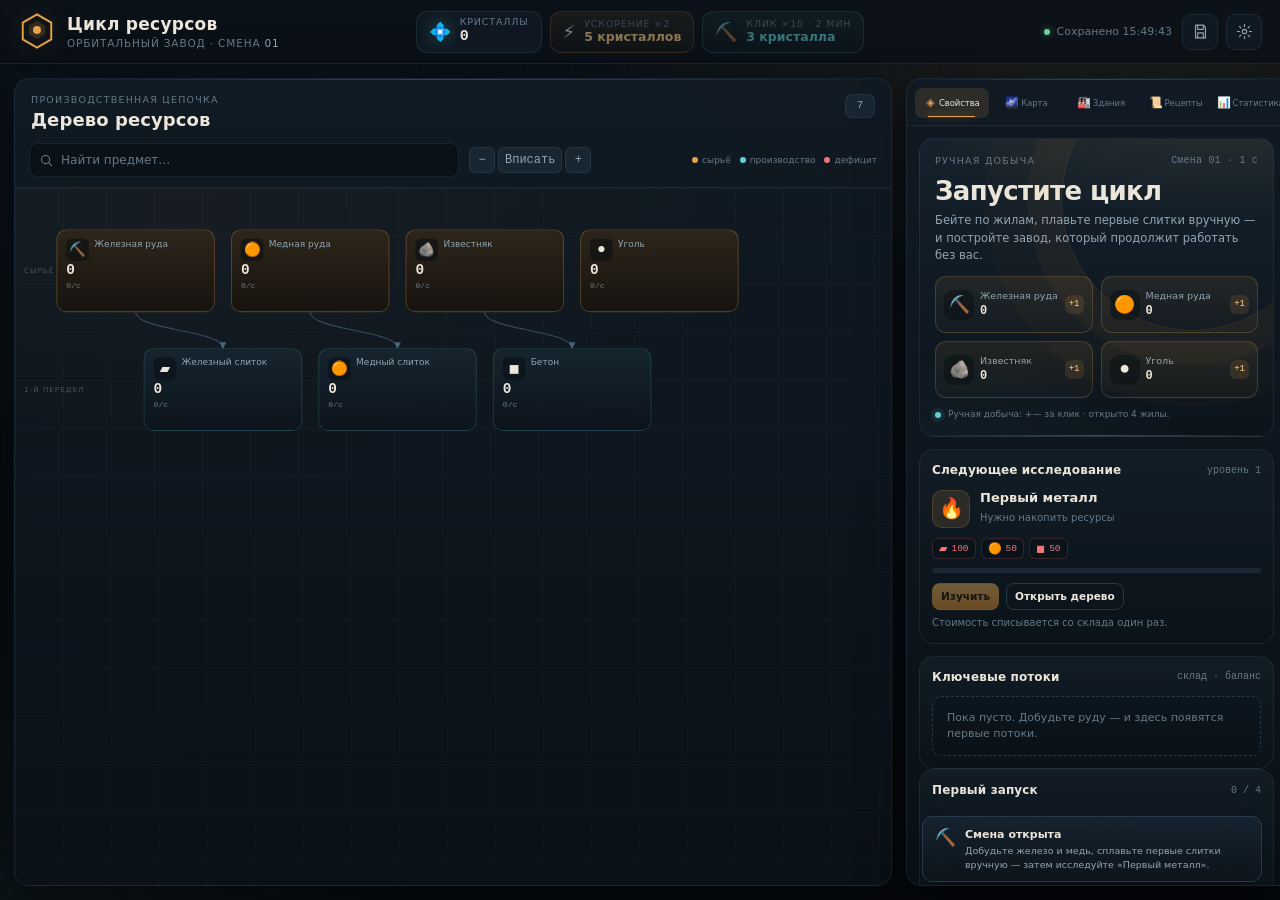
<file: index.html>
<!DOCTYPE html>
<html lang="ru">
<head>
  <meta charset="utf-8">
  <meta name="viewport" content="width=device-width, initial-scale=1, viewport-fit=cover">
  <meta name="theme-color" content="#080d12">
  <title>Цикл ресурсов — idle-завод</title>
  <meta name="description" content="Idle-игра о руднике, который вырос в орбитальный завод: ручная добыча, автоматические линии, дерево из 30 технологий и офлайн-прогресс до 8 часов.">
  <link rel="icon" href="data:image/svg+xml,%3Csvg xmlns='http://www.w3.org/2000/svg' viewBox='0 0 40 40'%3E%3Cpath d='M20 2 35 11v18L20 38 5 29V11z' fill='%230c131b' stroke='%23e8a34a' stroke-width='2'/%3E%3Ccircle cx='20' cy='20' r='5' fill='%23e8a34a'/%3E%3C/svg%3E">
  <style>/* Цикл ресурсов — оформление интерфейса. */
:root {
  --bg: #070b10;
  --bg-2: #0a1118;
  --panel: rgba(15, 24, 33, 0.94);
  --panel-2: #121d27;
  --panel-3: #182632;
  --line: #263a49;
  --line-soft: rgba(96, 132, 154, 0.16);
  --text: #ece6da;
  --muted: #91a4b2;
  --dim: #667987;
  --accent: #e8a34a;
  --accent-2: #ffd38a;
  --accent-dim: rgba(232, 163, 74, 0.13);
  --cyan: #5fd0d4;
  --cyan-dim: rgba(95, 208, 212, 0.1);
  --good: #6ed39a;
  --bad: #ef7676;
  --violet: #b79cff;
  --radius: 15px;
  --radius-sm: 10px;
  --mono: "Cascadia Mono", "Consolas", "SFMono-Regular", ui-monospace, monospace;
  --sans: "Segoe UI Variable Text", "Segoe UI", system-ui, -apple-system, "Inter", sans-serif;
  --shadow: 0 18px 50px rgba(0, 0, 0, 0.34);
}

* { box-sizing: border-box; }
[hidden] { display: none !important; }

html, body { height: 100%; }

body {
  margin: 0;
  overflow: hidden;
  color: var(--text);
  font-family: var(--sans);
  font-size: 14px;
  line-height: 1.45;
  background:
    radial-gradient(1100px 700px at 88% -12%, rgba(232, 163, 74, 0.11), transparent 58%),
    radial-gradient(900px 620px at -8% 108%, rgba(95, 208, 212, 0.07), transparent 60%),
    linear-gradient(180deg, #0a1118 0%, #070b10 58%, #06090d 100%);
  -webkit-font-smoothing: antialiased;
}

body::before {
  content: "";
  position: fixed;
  inset: 0;
  z-index: 0;
  pointer-events: none;
  background-image:
    linear-gradient(rgba(120, 160, 180, 0.032) 1px, transparent 1px),
    linear-gradient(90deg, rgba(120, 160, 180, 0.032) 1px, transparent 1px);
  background-size: 52px 52px;
  mask-image: radial-gradient(ellipse at 50% 20%, #000 10%, transparent 82%);
}

#ambient {
  position: fixed;
  inset: 0;
  z-index: 0;
  width: 100%;
  height: 100%;
  pointer-events: none;
}

.app {
  position: relative;
  z-index: 1;
  height: 100vh;
  height: 100dvh;
  display: flex;
  flex-direction: column;
}

button, input, textarea, select { font: inherit; color: inherit; }
button { cursor: pointer; }
button:focus-visible, input:focus-visible, textarea:focus-visible, select:focus-visible {
  outline: 2px solid var(--cyan);
  outline-offset: 2px;
}

::-webkit-scrollbar { width: 9px; height: 9px; }
::-webkit-scrollbar-track { background: transparent; }
::-webkit-scrollbar-thumb {
  background: #263a49;
  border-radius: 99px;
  border: 2px solid transparent;
  background-clip: padding-box;
}
::-webkit-scrollbar-thumb:hover { background: #345166; background-clip: padding-box; }

.num, .mono { font-family: var(--mono); font-variant-numeric: tabular-nums; }

/* ── HUD ──────────────────────────────────────────────── */
.hud {
  position: relative;
  z-index: 5;
  flex: 0 0 64px;
  display: grid;
  grid-template-columns: minmax(220px, 1fr) auto minmax(220px, 1fr);
  align-items: center;
  gap: 16px;
  padding: 0 18px;
  border-bottom: 1px solid var(--line-soft);
  background: linear-gradient(180deg, rgba(11, 18, 25, 0.92), rgba(9, 15, 21, 0.78));
  backdrop-filter: blur(14px);
}

.brand { display: flex; align-items: center; gap: 11px; min-width: 0; }
.brand-mark {
  width: 38px;
  height: 38px;
  flex: 0 0 auto;
  color: var(--accent);
  filter: drop-shadow(0 0 14px rgba(232, 163, 74, 0.28));
}
.brand-mark svg { width: 100%; height: 100%; display: block; }
.brand-text { display: flex; flex-direction: column; min-width: 0; }
.brand-title {
  font-size: 17px;
  font-weight: 650;
  letter-spacing: 0.015em;
  white-space: nowrap;
}
.brand-sub {
  color: var(--dim);
  font-size: 10.5px;
  letter-spacing: 0.08em;
  text-transform: uppercase;
  white-space: nowrap;
}
.brand-sub span { color: var(--muted); }

.hud-meters { display: flex; align-items: center; gap: 8px; justify-content: center; }

.meter, .boost-btn {
  display: flex;
  align-items: center;
  gap: 9px;
  height: 42px;
  padding: 0 12px;
  border-radius: 11px;
  border: 1px solid var(--line-soft);
  background: rgba(18, 29, 39, 0.75);
}
.meter-icon, .boost-icon { font-size: 18px; line-height: 1; }
.meter-copy, .boost-copy { display: flex; flex-direction: column; line-height: 1.15; }
.meter-label {
  color: var(--dim);
  font-size: 9.5px;
  letter-spacing: 0.09em;
  text-transform: uppercase;
}
.meter strong { font-size: 15px; font-weight: 650; }
.meter .meter-icon { filter: drop-shadow(0 0 8px rgba(95, 208, 212, 0.35)); }

.boost-btn {
  text-align: left;
  border-color: rgba(232, 163, 74, 0.26);
  background: linear-gradient(180deg, rgba(232, 163, 74, 0.13), rgba(232, 163, 74, 0.045));
  transition: border-color 0.18s ease, background 0.18s ease, transform 0.12s ease;
}
.boost-btn:hover:not(:disabled) { border-color: rgba(232, 163, 74, 0.55); transform: translateY(-1px); }
.boost-btn:active:not(:disabled) { transform: translateY(0); }
.boost-btn:disabled { opacity: 0.52; cursor: not-allowed; }
.boost-btn strong { font-size: 12.5px; font-weight: 600; color: var(--accent-2); }
.boost-btn.active {
  border-color: rgba(95, 208, 212, 0.55);
  background: linear-gradient(180deg, rgba(95, 208, 212, 0.16), rgba(95, 208, 212, 0.05));
}
.boost-btn.active strong { color: var(--cyan); }
.boost-btn.active .boost-icon { animation: boostPulse 1.4s ease-in-out infinite; }

.hud-actions { display: flex; align-items: center; justify-content: flex-end; gap: 8px; }
.save-state {
  display: flex;
  align-items: center;
  gap: 7px;
  color: var(--dim);
  font-size: 11px;
  white-space: nowrap;
  margin-right: 2px;
}
.save-state .dot {
  width: 6px;
  height: 6px;
  border-radius: 50%;
  background: var(--good);
  box-shadow: 0 0 8px rgba(110, 211, 154, 0.6);
}
.save-state.saving .dot { background: var(--accent); box-shadow: 0 0 8px rgba(232, 163, 74, 0.6); }
.save-state.error .dot { background: var(--bad); box-shadow: 0 0 8px rgba(239, 118, 118, 0.6); }

.icon-btn {
  width: 36px;
  height: 36px;
  display: inline-grid;
  place-items: center;
  padding: 0;
  border-radius: 9px;
  border: 1px solid var(--line-soft);
  background: rgba(18, 29, 39, 0.7);
  color: var(--muted);
  transition: color 0.16s ease, border-color 0.16s ease, background 0.16s ease;
}
.icon-btn:hover { color: var(--text); border-color: var(--line); background: var(--panel-3); }
.icon-btn svg { width: 17px; height: 17px; fill: none; stroke: currentColor; stroke-width: 1.6; stroke-linecap: round; stroke-linejoin: round; }

/* ── Layout ───────────────────────────────────────────── */
.layout {
  flex: 1;
  min-height: 0;
  display: grid;
  grid-template-columns: 330px minmax(0, 1fr) 390px;
  gap: 14px;
  padding: 14px;
}

.panel {
  min-height: 0;
  min-width: 0;
  display: flex;
  flex-direction: column;
  border: 1px solid var(--line-soft);
  border-radius: var(--radius);
  background: linear-gradient(180deg, rgba(17, 27, 37, 0.92), rgba(11, 18, 25, 0.95));
  box-shadow: var(--shadow);
  overflow: hidden;
  position: relative;
}
.panel::after {
  content: "";
  position: absolute;
  inset: 0 0 auto;
  height: 1px;
  background: linear-gradient(90deg, transparent, rgba(232, 163, 74, 0.28), transparent);
  pointer-events: none;
}

.panel-head {
  display: flex;
  align-items: flex-start;
  justify-content: space-between;
  gap: 12px;
  padding: 15px 16px 9px;
}
.eyebrow {
  display: block;
  color: var(--dim);
  font-size: 9.5px;
  line-height: 1.2;
  letter-spacing: 0.13em;
  text-transform: uppercase;
}
.panel-head h2, .modal-head h2, .side-head h3 {
  margin: 2px 0 0;
  font-size: 16px;
  font-weight: 650;
  letter-spacing: 0.005em;
}
.count-badge {
  min-width: 30px;
  height: 24px;
  padding: 0 8px;
  display: inline-grid;
  place-items: center;
  border-radius: 7px;
  border: 1px solid var(--line-soft);
  background: var(--panel-3);
  color: var(--muted);
  font-family: var(--mono);
  font-size: 11px;
}

/* ── Inventory ────────────────────────────────────────── */
.search-row {
  position: relative;
  display: flex;
  align-items: center;
  margin: 0 14px 10px;
}
.search-row svg {
  position: absolute;
  left: 11px;
  width: 15px;
  height: 15px;
  fill: none;
  stroke: var(--dim);
  stroke-width: 1.7;
  pointer-events: none;
}
.search-row input {
  width: 100%;
  height: 36px;
  padding: 0 34px 0 33px;
  border-radius: 9px;
  border: 1px solid var(--line-soft);
  background: rgba(8, 14, 19, 0.65);
  color: var(--text);
  font-size: 12.5px;
}
.search-row input::placeholder { color: var(--dim); }
.search-row input:focus { border-color: rgba(95, 208, 212, 0.45); outline: none; }
.clear-search {
  position: absolute;
  right: 6px;
  width: 24px;
  height: 24px;
  border: 0;
  border-radius: 6px;
  background: transparent;
  color: var(--dim);
  font-size: 16px;
  line-height: 1;
}
.clear-search:hover { color: var(--text); background: var(--panel-3); }

.tabs { display: flex; align-items: center; gap: 3px; }
.inv-tabs { padding: 0 12px 9px; gap: 2px; }
.tab {
  position: relative;
  flex: 1;
  min-width: 0;
  padding: 7px 5px;
  border: 0;
  border-radius: 7px;
  background: transparent;
  color: var(--dim);
  font-size: 10.5px;
  white-space: nowrap;
  transition: color 0.15s ease, background 0.15s ease;
}
.tab span {
  display: inline-block;
  min-width: 13px;
  margin-left: 2px;
  color: var(--dim);
  font-family: var(--mono);
  font-size: 9px;
}
.tab:hover { color: var(--muted); background: rgba(255, 255, 255, 0.025); }
.tab.active { color: var(--text); background: var(--accent-dim); }
.tab.active::after {
  content: "";
  position: absolute;
  left: 18%;
  right: 18%;
  bottom: 1px;
  height: 1px;
  background: var(--accent);
  box-shadow: 0 0 8px rgba(232, 163, 74, 0.65);
}
.tab.active span { color: var(--accent); }

.inv-grid {
  flex: 1;
  min-height: 0;
  display: grid;
  grid-template-columns: repeat(2, minmax(0, 1fr));
  align-content: start;
  gap: 8px;
  padding: 2px 14px 16px;
  overflow-y: auto;
  scrollbar-gutter: stable;
}
.inv-cell {
  position: relative;
  display: flex;
  flex-direction: column;
  gap: 5px;
  min-height: 96px;
  padding: 9px 10px 8px;
  text-align: left;
  border: 1px solid var(--line-soft);
  border-radius: 11px;
  background: linear-gradient(180deg, rgba(24, 38, 50, 0.6), rgba(14, 23, 31, 0.75));
  color: var(--text);
  transition: border-color 0.15s ease, background 0.15s ease, transform 0.1s ease;
  overflow: hidden;
}
.inv-cell::before {
  content: "";
  position: absolute;
  inset: 0;
  background: radial-gradient(120px 70px at 10% 0%, rgba(232, 163, 74, 0.06), transparent 70%);
  pointer-events: none;
}
.inv-cell:hover { border-color: var(--line); background: linear-gradient(180deg, rgba(30, 47, 61, 0.7), rgba(15, 24, 33, 0.85)); }
.inv-cell:active { transform: scale(0.985); }
.inv-cell.selected {
  border-color: rgba(232, 163, 74, 0.62);
  box-shadow: inset 0 0 0 1px rgba(232, 163, 74, 0.18), 0 0 18px rgba(232, 163, 74, 0.08);
}
.inv-cell-top { display: flex; align-items: flex-start; justify-content: space-between; gap: 4px; }
.inv-icon {
  width: 30px;
  height: 30px;
  display: grid;
  place-items: center;
  border-radius: 8px;
  background: rgba(8, 14, 19, 0.55);
  border: 1px solid rgba(255, 255, 255, 0.035);
  font-size: 18px;
  line-height: 1;
}
.inv-flag {
  color: var(--accent);
  font-size: 9px;
  line-height: 1;
  padding: 3px 5px;
  border-radius: 5px;
  background: rgba(232, 163, 74, 0.1);
  border: 1px solid rgba(232, 163, 74, 0.18);
}
.inv-name {
  min-height: 27px;
  color: var(--muted);
  font-size: 10.5px;
  line-height: 1.2;
  display: -webkit-box;
  -webkit-line-clamp: 2;
  -webkit-box-orient: vertical;
  overflow: hidden;
}
.inv-qty {
  font-family: var(--mono);
  font-size: 15px;
  font-weight: 650;
  line-height: 1.1;
  letter-spacing: -0.02em;
}
.inv-rate {
  font-family: var(--mono);
  font-size: 9.5px;
  line-height: 1.2;
  color: var(--dim);
  min-height: 12px;
}
.inv-rate.good { color: var(--good); }
.inv-rate.bad { color: var(--bad); }
.inv-rate .muted { color: var(--dim); }

.inv-empty {
  flex: 1;
  display: flex;
  flex-direction: column;
  align-items: center;
  justify-content: center;
  gap: 5px;
  padding: 30px 22px;
  text-align: center;
  color: var(--dim);
  font-size: 12px;
}
.inv-empty .empty-icon { font-size: 30px; opacity: 0.65; }
.inv-empty p { margin: 0; color: var(--muted); font-size: 13px; }

/* ── Center / overview ────────────────────────────────── */
.center-panel { overflow-y: auto; scrollbar-gutter: stable; }
.overview { padding: 18px 18px 24px; }

.hero {
  position: relative;
  padding: 22px;
  border: 1px solid var(--line-soft);
  border-radius: var(--radius);
  background:
    radial-gradient(600px 260px at 92% -30%, rgba(232, 163, 74, 0.16), transparent 65%),
    radial-gradient(420px 260px at 10% 130%, rgba(95, 208, 212, 0.09), transparent 65%),
    linear-gradient(180deg, rgba(22, 35, 46, 0.86), rgba(12, 20, 28, 0.92));
  overflow: hidden;
}
.hero::before {
  content: "";
  position: absolute;
  right: -50px;
  top: -70px;
  width: 260px;
  height: 260px;
  border-radius: 50%;
  border: 1px solid rgba(232, 163, 74, 0.14);
  box-shadow: 0 0 0 34px rgba(232, 163, 74, 0.035), 0 0 0 76px rgba(232, 163, 74, 0.02);
  pointer-events: none;
}
.hero::after {
  content: "";
  position: absolute;
  left: 0;
  right: 0;
  bottom: 0;
  height: 1px;
  background: linear-gradient(90deg, transparent, rgba(232, 163, 74, 0.35), transparent);
}
.hero-top { display: flex; align-items: center; justify-content: space-between; gap: 12px; }
.hero-status {
  color: var(--dim);
  font-family: var(--mono);
  font-size: 10px;
  letter-spacing: 0.02em;
}
.hero h1 {
  margin: 10px 0 7px;
  font-size: clamp(26px, 3.2vw, 38px);
  line-height: 1.04;
  font-weight: 650;
  letter-spacing: -0.025em;
}
.hero-lead {
  max-width: 56ch;
  margin: 0 0 18px;
  color: var(--muted);
  font-size: 13px;
  line-height: 1.5;
}

.gather-grid {
  display: grid;
  grid-template-columns: repeat(2, minmax(0, 1fr));
  gap: 8px;
}
.gather-btn {
  position: relative;
  display: grid;
  grid-template-columns: 38px minmax(0, 1fr) auto;
  align-items: center;
  gap: 9px;
  min-height: 68px;
  padding: 10px 12px;
  text-align: left;
  border: 1px solid rgba(232, 163, 74, 0.2);
  border-radius: 11px;
  background: linear-gradient(180deg, rgba(232, 163, 74, 0.09), rgba(232, 163, 74, 0.025));
  color: var(--text);
  transition: transform 0.1s ease, border-color 0.15s ease, background 0.15s ease;
  overflow: hidden;
}
.gather-btn:hover { border-color: rgba(232, 163, 74, 0.48); background: linear-gradient(180deg, rgba(232, 163, 74, 0.16), rgba(232, 163, 74, 0.04)); transform: translateY(-1px); }
.gather-btn:active { transform: translateY(1px) scale(0.99); }
.gather-btn .g-icon {
  width: 38px;
  height: 38px;
  display: grid;
  place-items: center;
  border-radius: 9px;
  background: rgba(8, 14, 19, 0.5);
  font-size: 21px;
}
.gather-btn .g-copy { min-width: 0; display: flex; flex-direction: column; gap: 1px; }
.gather-btn .g-name { font-size: 12px; color: var(--muted); white-space: nowrap; overflow: hidden; text-overflow: ellipsis; }
.gather-btn .g-qty { font-family: var(--mono); font-size: 15px; font-weight: 650; }
.gather-btn .g-plus {
  padding: 4px 7px;
  border-radius: 6px;
  background: rgba(232, 163, 74, 0.12);
  color: var(--accent-2);
  font-family: var(--mono);
  font-size: 10.5px;
  white-space: nowrap;
}
.hero-foot {
  display: flex;
  align-items: center;
  gap: 7px;
  margin-top: 16px;
  color: var(--dim);
  font-size: 10.5px;
}
.pulse-dot {
  width: 6px;
  height: 6px;
  border-radius: 50%;
  background: var(--cyan);
  box-shadow: 0 0 0 4px rgba(95, 208, 212, 0.09);
  animation: softPulse 2.4s ease-in-out infinite;
}

.overview-grid {
  display: grid;
  grid-template-columns: minmax(0, 5fr) minmax(0, 6fr);
  gap: 12px;
  margin-top: 12px;
}
.card {
  min-width: 0;
  padding: 15px;
  border: 1px solid var(--line-soft);
  border-radius: var(--radius);
  background: linear-gradient(180deg, rgba(20, 32, 42, 0.72), rgba(11, 19, 26, 0.82));
}
.card-head {
  display: flex;
  align-items: center;
  justify-content: space-between;
  gap: 10px;
  margin-bottom: 10px;
}
.card-title { font-size: 12px; font-weight: 600; letter-spacing: 0.01em; }
.card-meta { color: var(--dim); font-family: var(--mono); font-size: 10px; }
.card-copy { margin: 0 0 10px; color: var(--muted); font-size: 11.5px; line-height: 1.45; }

.tech-preview { display: flex; align-items: flex-start; gap: 10px; }
.tech-preview-icon {
  width: 38px;
  height: 38px;
  flex: 0 0 auto;
  display: grid;
  place-items: center;
  border-radius: 10px;
  background: var(--accent-dim);
  border: 1px solid rgba(232, 163, 74, 0.18);
  font-size: 20px;
}
.tech-preview-copy { min-width: 0; }
.tech-preview-copy strong { display: block; font-size: 13px; line-height: 1.25; }
.tech-preview-copy small { color: var(--dim); font-size: 10px; }
.cost-row { display: flex; flex-wrap: wrap; gap: 5px; margin-top: 10px; }
.cost-chip, .chip {
  display: inline-flex;
  align-items: center;
  gap: 4px;
  padding: 3px 6px;
  border: 1px solid var(--line-soft);
  border-radius: 6px;
  background: rgba(8, 14, 19, 0.42);
  color: var(--muted);
  font-family: var(--mono);
  font-size: 9.5px;
  line-height: 1.25;
  white-space: nowrap;
}
.cost-chip.ok { color: var(--good); border-color: rgba(110, 211, 154, 0.22); }
.cost-chip.miss { color: var(--bad); border-color: rgba(239, 118, 118, 0.2); }
.cost-chip .c-ico, .chip .c-ico { font-family: var(--sans); font-size: 11px; }

.flow-list { display: flex; flex-direction: column; gap: 1px; }
.flow-row {
  display: grid;
  grid-template-columns: 24px minmax(0, 1fr) auto auto;
  align-items: center;
  gap: 7px;
  width: 100%;
  padding: 6px 4px;
  border: 0;
  border-bottom: 1px solid rgba(96, 132, 154, 0.09);
  background: transparent;
  color: inherit;
  font: inherit;
  text-align: left;
  cursor: pointer;
}
.flow-row:hover { background: rgba(95, 208, 212, 0.035); }
.flow-row:last-child { border-bottom: 0; }
.flow-row:last-child { border-bottom: 0; }
.flow-ico { font-size: 14px; text-align: center; }
.flow-name { color: var(--muted); font-size: 10.5px; overflow: hidden; text-overflow: ellipsis; white-space: nowrap; }
.flow-qty { color: var(--text); font-family: var(--mono); font-size: 11px; }
.flow-rate { font-family: var(--mono); font-size: 10px; text-align: right; min-width: 62px; }
.flow-rate.good { color: var(--good); }
.flow-rate.bad { color: var(--bad); }
.flow-rate.zero { color: var(--dim); }

.checklist { display: flex; flex-direction: column; gap: 7px; margin-top: 2px; }
.check-item {
  display: grid;
  grid-template-columns: 22px minmax(0, 1fr) auto;
  align-items: center;
  gap: 8px;
  padding: 6px 0;
  color: var(--muted);
  font-size: 11.5px;
}
.check-mark {
  width: 20px;
  height: 20px;
  display: grid;
  place-items: center;
  border-radius: 50%;
  border: 1px solid var(--line);
  background: rgba(8, 14, 19, 0.4);
  color: var(--dim);
  font-family: var(--mono);
  font-size: 9px;
}
.check-item.done .check-mark { border-color: rgba(110, 211, 154, 0.35); background: rgba(110, 211, 154, 0.1); color: var(--good); }
.check-item.done .check-text { color: var(--dim); text-decoration: line-through; text-decoration-color: rgba(110, 211, 154, 0.35); }
.check-progress { color: var(--dim); font-family: var(--mono); font-size: 9.5px; }
.check-item.done .check-progress { color: var(--good); }

/* ── Inspector ────────────────────────────────────────── */
.inspector { padding: 18px 18px 30px; }
.insp-back {
  display: inline-flex;
  align-items: center;
  gap: 6px;
  margin: 0 0 12px;
  padding: 5px 8px 5px 4px;
  border: 0;
  border-radius: 7px;
  background: transparent;
  color: var(--dim);
  font-size: 11px;
}
.insp-back:hover { color: var(--text); background: rgba(255, 255, 255, 0.03); }
.insp-head {
  display: grid;
  grid-template-columns: 64px minmax(0, 1fr) auto;
  gap: 13px;
  align-items: center;
  padding: 16px;
  border: 1px solid var(--line-soft);
  border-radius: var(--radius);
  background:
    radial-gradient(360px 170px at 0% 0%, rgba(232, 163, 74, 0.11), transparent 70%),
    linear-gradient(180deg, rgba(23, 37, 48, 0.8), rgba(11, 19, 26, 0.9));
}
.insp-icon {
  width: 64px;
  height: 64px;
  display: grid;
  place-items: center;
  border-radius: 14px;
  border: 1px solid rgba(232, 163, 74, 0.16);
  background: rgba(8, 14, 19, 0.55);
  font-size: 34px;
  line-height: 1;
}
.insp-copy { min-width: 0; }
.insp-kind { color: var(--accent); font-size: 9.5px; letter-spacing: 0.1em; text-transform: uppercase; }
.insp-title { margin: 1px 0 2px; font-size: 22px; line-height: 1.15; font-weight: 650; letter-spacing: -0.012em; }
.insp-desc { margin: 0; color: var(--muted); font-size: 11.5px; line-height: 1.45; max-width: 64ch; }
.insp-total { text-align: right; }
.insp-total .label { display: block; color: var(--dim); font-size: 9px; letter-spacing: 0.08em; text-transform: uppercase; }
.insp-total .value { font-family: var(--mono); font-size: 22px; font-weight: 650; line-height: 1.1; }

.section-title {
  display: flex;
  align-items: center;
  justify-content: space-between;
  gap: 10px;
  margin: 18px 2px 8px;
  color: var(--muted);
  font-size: 10.5px;
  font-weight: 600;
  letter-spacing: 0.08em;
  text-transform: uppercase;
}
.section-title span { color: var(--dim); font-weight: 400; letter-spacing: 0; text-transform: none; font-size: 10px; }

.prod-card {
  padding: 14px 16px;
  border: 1px solid var(--line-soft);
  border-radius: var(--radius);
  background: rgba(12, 20, 28, 0.72);
}
.prod-grid { display: grid; grid-template-columns: repeat(3, minmax(0, 1fr)); gap: 1px; background: var(--line-soft); border-radius: 9px; overflow: hidden; }
.prod-cell { padding: 10px 12px; background: rgba(13, 22, 30, 0.94); }
.prod-cell:first-child { border-radius: 9px 0 0 9px; }
.prod-cell:last-child { border-radius: 0 9px 9px 0; }
.prod-label { display: block; color: var(--dim); font-size: 9px; letter-spacing: 0.08em; text-transform: uppercase; }
.prod-value { display: block; margin-top: 2px; font-family: var(--mono); font-size: 17px; font-weight: 650; line-height: 1.15; }
.prod-value.good { color: var(--good); }
.prod-value.bad { color: var(--bad); }
.prod-value.neutral { color: var(--text); }
.prod-sub { display: block; margin-top: 2px; color: var(--dim); font-size: 9.5px; line-height: 1.3; }
.prod-note { margin: 10px 2px 0; color: var(--dim); font-size: 10.5px; line-height: 1.4; }
.prod-note .warn { color: var(--accent-2); }
.prod-note .bad { color: var(--bad); }
.manual-strip {
  display: flex;
  align-items: center;
  gap: 10px;
  margin-top: 10px;
  padding: 8px 10px;
  border-radius: 8px;
  background: var(--accent-dim);
  border: 1px solid rgba(232, 163, 74, 0.17);
}
.manual-strip .m-copy { flex: 1; min-width: 0; color: var(--muted); font-size: 10.5px; }
.manual-strip .m-copy strong { color: var(--accent-2); font-family: var(--mono); }
.btn {
  display: inline-flex;
  align-items: center;
  justify-content: center;
  gap: 6px;
  min-height: 32px;
  padding: 6px 11px;
  border: 1px solid var(--line);
  border-radius: 8px;
  background: var(--panel-3);
  color: var(--text);
  font-size: 11.5px;
  font-weight: 550;
  white-space: nowrap;
  transition: border-color 0.15s ease, background 0.15s ease, transform 0.1s ease, color 0.15s ease;
}
.btn:hover:not(:disabled) { border-color: #3a566b; background: #1e2f3d; }
.btn:active:not(:disabled) { transform: scale(0.98); }
.btn:disabled { opacity: 0.45; cursor: not-allowed; }
.btn.primary {
  border-color: rgba(232, 163, 74, 0.45);
  background: linear-gradient(180deg, #f0b35d, #d98a2e);
  color: #221507;
  font-weight: 650;
}
.btn.primary:hover:not(:disabled) { background: linear-gradient(180deg, #ffc577, #e59a3b); }
.btn.ghost { background: transparent; }
.btn.danger { border-color: rgba(239, 118, 118, 0.35); background: rgba(239, 118, 118, 0.09); color: #ffb1b1; }
.btn.danger:hover:not(:disabled) { background: rgba(239, 118, 118, 0.16); border-color: rgba(239, 118, 118, 0.55); }
.btn.wide { width: 100%; }
.btn.small { min-height: 27px; padding: 4px 8px; font-size: 10.5px; }

.recipe-list { display: flex; flex-direction: column; gap: 8px; }
.recipe-card {
  border: 1px solid var(--line-soft);
  border-radius: 12px;
  background: linear-gradient(180deg, rgba(21, 34, 45, 0.62), rgba(11, 19, 26, 0.8));
  overflow: hidden;
}
.recipe-card.locked { opacity: 0.6; }
.recipe-head {
  display: flex;
  align-items: center;
  gap: 8px;
  padding: 10px 12px 7px;
}
.recipe-machine {
  display: inline-flex;
  align-items: center;
  gap: 5px;
  min-width: 0;
  color: var(--muted);
  font-size: 10.5px;
}
.recipe-machine .ico { font-size: 14px; }
.recipe-time { margin-left: auto; color: var(--dim); font-family: var(--mono); font-size: 9.5px; white-space: nowrap; }
.recipe-flow {
  display: flex;
  align-items: center;
  flex-wrap: wrap;
  gap: 5px;
  padding: 0 12px 8px;
}
.recipe-side { display: flex; align-items: center; flex-wrap: wrap; gap: 4px; min-width: 0; }
.recipe-arrow { color: var(--dim); padding: 0 1px; font-size: 12px; }
.item-chip {
  display: inline-flex;
  align-items: center;
  gap: 4px;
  padding: 3px 6px;
  border-radius: 6px;
  border: 1px solid var(--line-soft);
  background: rgba(8, 14, 19, 0.45);
  color: var(--muted);
  font-family: var(--mono);
  font-size: 9.5px;
  white-space: nowrap;
}
.item-chip .ico { font-family: var(--sans); font-size: 11px; }
.item-chip .qty { color: var(--dim); font-size: 8.5px; }
.item-chip.out { border-color: rgba(110, 211, 154, 0.16); color: #bfe6cd; }
.item-chip.miss { border-color: rgba(239, 118, 118, 0.22); color: #f0a0a0; }
.recipe-list-card.hidden { display: none; }
.recipe-foot {
  display: flex;
  align-items: center;
  gap: 8px;
  padding: 8px 12px;
  border-top: 1px solid rgba(96, 132, 154, 0.1);
  background: rgba(7, 12, 17, 0.24);
}
.recipe-rate { color: var(--dim); font-family: var(--mono); font-size: 9.5px; line-height: 1.35; }
.recipe-rate strong { color: var(--muted); font-weight: 500; }
.recipe-controls { display: flex; align-items: center; gap: 4px; margin-left: auto; }
.counter {
  min-width: 32px;
  height: 28px;
  display: inline-grid;
  place-items: center;
  padding: 0 6px;
  border: 1px solid var(--line-soft);
  border-radius: 6px;
  background: rgba(8, 14, 19, 0.55);
  font-family: var(--mono);
  font-size: 11px;
}
.counter.zero { color: var(--dim); }
.mini-btn {
  min-width: 26px;
  height: 26px;
  padding: 0 6px;
  display: inline-grid;
  place-items: center;
  border: 1px solid var(--line-soft);
  border-radius: 6px;
  background: var(--panel-3);
  color: var(--muted);
  font-family: var(--mono);
  font-size: 12px;
  line-height: 1;
}
.mini-btn:hover:not(:disabled) { border-color: var(--line); color: var(--text); }
.mini-btn:disabled { opacity: 0.35; cursor: not-allowed; }
.mini-btn.x5 { font-size: 9px; color: var(--dim); }
.cost-line {
  display: flex;
  align-items: center;
  flex-wrap: wrap;
  gap: 4px;
  padding: 0 12px 9px;
  color: var(--dim);
  font-size: 9.5px;
}
.cost-line .lbl { margin-right: 2px; }
.manual-craft { margin-left: auto; }

.use-grid { display: flex; flex-wrap: wrap; gap: 5px; }
.use-chip {
  display: inline-flex;
  align-items: center;
  gap: 5px;
  padding: 5px 8px;
  border: 1px solid var(--line-soft);
  border-radius: 7px;
  background: rgba(20, 32, 42, 0.5);
  color: var(--muted);
  font-size: 10px;
  transition: border-color 0.15s ease, color 0.15s ease;
}
.use-chip:hover { border-color: var(--line); color: var(--text); }
.use-chip .ico { font-size: 13px; }
.use-chip .qty { color: var(--dim); font-family: var(--mono); font-size: 9px; }
.empty-note {
  padding: 13px 14px;
  border: 1px dashed var(--line);
  border-radius: 9px;
  color: var(--dim);
  font-size: 11px;
  line-height: 1.45;
  background: rgba(8, 14, 19, 0.22);
}

/* ── Side panel ───────────────────────────────────────── */
.side-tabs {
  flex: 0 0 auto;
  display: grid;
  grid-template-columns: repeat(4, minmax(0, 1fr));
  gap: 2px;
  padding: 10px 10px 8px;
  border-bottom: 1px solid var(--line-soft);
}
.side-tabs .tab { display: flex; align-items: center; justify-content: center; gap: 4px; padding: 8px 3px; font-size: 10px; }
.side-tabs .tab span { margin: 0; font-family: var(--sans); font-size: 12px; }
.side-tabs .tab.active span { color: var(--accent); }
.side-content { flex: 1; min-height: 0; overflow-y: auto; padding: 12px 13px 18px; scrollbar-gutter: stable; }

.side-section { margin-bottom: 12px; }
.side-section:last-child { margin-bottom: 0; }
.side-head {
  display: flex;
  align-items: center;
  justify-content: space-between;
  gap: 8px;
  margin: 0 2px 7px;
  color: var(--muted);
  font-size: 10.5px;
  font-weight: 600;
  letter-spacing: 0.06em;
  text-transform: uppercase;
}
.side-head .meta { color: var(--dim); font-family: var(--mono); font-size: 9.5px; font-weight: 400; letter-spacing: 0; text-transform: none; }
.side-card {
  padding: 11px 12px;
  border: 1px solid var(--line-soft);
  border-radius: 11px;
  background: rgba(13, 22, 30, 0.62);
}
.progress { height: 5px; border-radius: 99px; background: #1a2833; overflow: hidden; }
.progress i {
  display: block;
  height: 100%;
  width: 0;
  border-radius: inherit;
  background: linear-gradient(90deg, var(--accent), var(--accent-2));
  box-shadow: 0 0 10px rgba(232, 163, 74, 0.35);
  transition: width 0.4s ease;
}
.progress.cyan i { background: linear-gradient(90deg, #3fa9ad, var(--cyan)); box-shadow: 0 0 10px rgba(95, 208, 212, 0.3); }
.progress.green i { background: linear-gradient(90deg, #4ba977, var(--good)); }
.tech-progress-line { display: flex; align-items: center; gap: 8px; margin-top: 8px; }
.tech-progress-line .progress { flex: 1; }
.tech-progress-line .num { color: var(--muted); font-family: var(--mono); font-size: 9.5px; white-space: nowrap; }

.mini-tree { display: flex; flex-direction: column; gap: 4px; margin-top: 9px; }
.mini-tier { display: flex; align-items: center; gap: 6px; }
.mini-tier-label {
  width: 26px;
  flex: 0 0 auto;
  color: var(--dim);
  font-family: var(--mono);
  font-size: 8.5px;
  text-align: right;
}
.mini-tier-line {
  flex: 1;
  min-width: 0;
  display: flex;
  align-items: center;
  gap: 3px;
  padding: 2px 3px;
  border-radius: 6px;
  background: rgba(8, 14, 19, 0.25);
}
.mini-node {
  width: 23px;
  height: 23px;
  flex: 0 0 auto;
  display: grid;
  place-items: center;
  border: 1px solid var(--line-soft);
  border-radius: 5px;
  background: rgba(18, 30, 40, 0.85);
  color: var(--dim);
  font-size: 11px;
  line-height: 1;
  transition: border-color 0.15s ease, background 0.15s ease, transform 0.1s ease;
}
.mini-node:hover { transform: translateY(-1px); border-color: var(--line); }
.mini-node.done { border-color: rgba(110, 211, 154, 0.35); background: rgba(110, 211, 154, 0.12); }
.mini-node.available { border-color: rgba(232, 163, 74, 0.55); background: rgba(232, 163, 74, 0.13); box-shadow: 0 0 8px rgba(232, 163, 74, 0.12); }
.mini-node.open { border-color: rgba(95, 208, 212, 0.26); background: rgba(95, 208, 212, 0.07); }
.mini-node.locked { opacity: 0.45; }

.avail-tech {
  display: flex;
  align-items: flex-start;
  gap: 8px;
  padding: 8px 9px;
  border: 1px solid var(--line-soft);
  border-radius: 9px;
  background: rgba(16, 27, 36, 0.7);
  margin-bottom: 6px;
  cursor: pointer;
  transition: border-color 0.15s ease, background 0.15s ease;
}
.avail-tech:last-child { margin-bottom: 0; }
.avail-tech:hover { border-color: rgba(232, 163, 74, 0.3); background: rgba(24, 39, 51, 0.75); }
.avail-tech .a-ico { font-size: 17px; line-height: 1.2; }
.avail-tech .a-copy { min-width: 0; flex: 1; }
.avail-tech .a-title { display: block; font-size: 11px; line-height: 1.25; }
.avail-tech .a-meta { display: block; color: var(--dim); font-size: 9px; margin-top: 1px; }
.avail-tech .a-action { color: var(--accent); font-family: var(--mono); font-size: 9px; white-space: nowrap; margin-top: 2px; }
.avail-tech .progress { margin-top: 5px; height: 3px; }

.building-group {
  border: 1px solid var(--line-soft);
  border-radius: 10px;
  background: rgba(13, 22, 30, 0.6);
  margin-bottom: 7px;
  overflow: hidden;
}
.building-head {
  display: flex;
  align-items: center;
  gap: 7px;
  padding: 8px 10px;
  background: rgba(24, 39, 51, 0.45);
  border-bottom: 1px solid rgba(96, 132, 154, 0.1);
}
.building-head .b-ico { font-size: 16px; }
.building-head .b-name { font-size: 11px; flex: 1; min-width: 0; }
.building-head .b-count { color: var(--accent-2); font-family: var(--mono); font-size: 11px; }
.line-row {
  display: grid;
  grid-template-columns: minmax(0, 1fr) auto;
  gap: 8px;
  align-items: center;
  padding: 7px 10px;
  border-bottom: 1px solid rgba(96, 132, 154, 0.075);
}
.line-row:last-child { border-bottom: 0; }
.line-main { min-width: 0; }
.line-title { display: flex; align-items: center; gap: 5px; font-size: 10.5px; color: var(--muted); }
.line-title .ico { font-size: 12px; }
.line-sub { margin-top: 1px; color: var(--dim); font-family: var(--mono); font-size: 9px; }
.line-controls { display: flex; align-items: center; gap: 3px; }

.recipe-search-row { display: flex; gap: 6px; margin-bottom: 8px; }
.recipe-search-row input, .recipe-search-row select {
  height: 32px;
  min-width: 0;
  padding: 0 8px;
  border: 1px solid var(--line-soft);
  border-radius: 7px;
  background: rgba(8, 14, 19, 0.5);
  color: var(--text);
  font-size: 10.5px;
}
.recipe-search-row input { flex: 1; }
.recipe-search-row select { width: 112px; color: var(--muted); }
.recipe-search-row input:focus, .recipe-search-row select:focus { outline: none; border-color: rgba(95, 208, 212, 0.4); }

.recipe-list-card {
  padding: 8px 9px;
  border: 1px solid var(--line-soft);
  border-radius: 9px;
  background: rgba(13, 22, 30, 0.62);
  margin-bottom: 6px;
  cursor: pointer;
  transition: border-color 0.15s ease, background 0.15s ease;
}
.recipe-list-card:hover { border-color: var(--line); background: rgba(20, 33, 43, 0.7); }
.recipe-list-card:focus-visible { outline: 2px solid var(--cyan); outline-offset: 2px; }
.rl-head { display: flex; align-items: center; gap: 6px; }
.rl-title { flex: 1; min-width: 0; color: var(--text); font-size: 10.5px; overflow: hidden; text-overflow: ellipsis; white-space: nowrap; }
.rl-machine { color: var(--dim); font-size: 9px; white-space: nowrap; }
.rl-flow { margin-top: 5px; display: flex; flex-wrap: wrap; gap: 3px; align-items: center; }
.rl-flow .item-chip { font-size: 8.5px; padding: 2px 4px; }
.rl-flow .recipe-arrow { font-size: 9px; }
.rl-meta { margin-top: 4px; color: var(--dim); font-family: var(--mono); font-size: 8.5px; }

.stat-grid { display: grid; grid-template-columns: repeat(2, minmax(0, 1fr)); gap: 6px; }
.stat-tile {
  padding: 9px 10px;
  border: 1px solid var(--line-soft);
  border-radius: 9px;
  background: rgba(13, 22, 30, 0.64);
}
.stat-tile .s-label { display: block; color: var(--dim); font-size: 8.5px; letter-spacing: 0.06em; text-transform: uppercase; }
.stat-tile .s-value { display: block; margin-top: 2px; font-family: var(--mono); font-size: 14px; font-weight: 650; line-height: 1.2; }
.stat-tile .s-sub { display: block; margin-top: 1px; color: var(--dim); font-size: 8.5px; }
.chart-card { padding: 10px 11px 8px; }
.chart-head { display: flex; align-items: center; justify-content: space-between; margin-bottom: 5px; }
.chart-head span { color: var(--dim); font-size: 9px; }
.chart-head strong { color: var(--muted); font-family: var(--mono); font-size: 10px; font-weight: 500; }
.chart-wrap { height: 84px; position: relative; }
.chart-wrap canvas { width: 100%; height: 100%; display: block; }
.chart-empty { position: absolute; inset: 0; display: grid; place-items: center; color: var(--dim); font-size: 9.5px; }

.ach-list { display: flex; flex-direction: column; gap: 6px; }
.achievement {
  display: flex;
  align-items: flex-start;
  gap: 8px;
  padding: 8px 9px;
  border: 1px solid var(--line-soft);
  border-radius: 9px;
  background: rgba(13, 22, 30, 0.62);
}
.achievement.done { border-color: rgba(110, 211, 154, 0.2); background: rgba(110, 211, 154, 0.05); }
.achievement .ach-ico {
  width: 27px;
  height: 27px;
  flex: 0 0 auto;
  display: grid;
  place-items: center;
  border-radius: 7px;
  background: rgba(8, 14, 19, 0.45);
  font-size: 15px;
  filter: grayscale(0.6);
  opacity: 0.75;
}
.achievement.done .ach-ico { filter: none; opacity: 1; }
.ach-copy { flex: 1; min-width: 0; }
.ach-title { display: flex; align-items: center; gap: 5px; font-size: 10px; }
.ach-title .reward { color: var(--cyan); font-family: var(--mono); font-size: 8.5px; }
.ach-desc { margin: 1px 0 3px; color: var(--dim); font-size: 9px; line-height: 1.3; }
.ach-progress { display: flex; align-items: center; gap: 5px; }
.ach-progress .progress { flex: 1; height: 3px; }
.ach-progress .num { color: var(--dim); font-family: var(--mono); font-size: 8px; }

/* ── Modal base ───────────────────────────────────────── */
dialog.modal {
  padding: 0;
  border: 0;
  background: transparent;
  color: var(--text);
  max-width: none;
  max-height: none;
}
dialog.modal::backdrop {
  background: rgba(3, 7, 10, 0.74);
  backdrop-filter: blur(6px);
}
dialog.modal[open] { animation: modalIn 0.18s ease-out; }
.modal-card {
  width: min(560px, 92vw);
  max-height: 88vh;
  overflow-y: auto;
  padding: 20px;
  border: 1px solid var(--line);
  border-radius: 16px;
  background:
    radial-gradient(500px 200px at 100% 0%, rgba(232, 163, 74, 0.08), transparent 60%),
    linear-gradient(180deg, #131f29, #0c141b);
  box-shadow: 0 30px 90px rgba(0, 0, 0, 0.55);
}
.modal-head {
  display: flex;
  align-items: flex-start;
  justify-content: space-between;
  gap: 12px;
}
.modal-head.compact { align-items: center; margin-bottom: 12px; }
.modal-head h2 { font-size: 20px; }
.modal-close { font-size: 20px; font-weight: 300; line-height: 1; color: var(--muted); }
.modal-lead { margin: 6px 0 14px; color: var(--muted); font-size: 12px; line-height: 1.5; }
.modal-foot {
  display: flex;
  align-items: center;
  justify-content: space-between;
  gap: 10px;
  margin-top: 16px;
  padding-top: 12px;
  border-top: 1px solid var(--line-soft);
  color: var(--dim);
  font-size: 9.5px;
}
.hint { margin: 6px 0 0; color: var(--dim); font-size: 10px; line-height: 1.45; }
.button-row { display: flex; flex-wrap: wrap; gap: 7px; margin-top: 12px; }

/* ── Offline ──────────────────────────────────────────── */
.offline-card { text-align: center; }
.offline-icon {
  display: inline-grid;
  place-items: center;
  width: 56px;
  height: 56px;
  margin-bottom: 10px;
  border-radius: 50%;
  border: 1px solid rgba(95, 208, 212, 0.22);
  background: rgba(95, 208, 212, 0.08);
  font-size: 27px;
  box-shadow: 0 0 30px rgba(95, 208, 212, 0.1);
}
.offline-card .eyebrow { color: var(--cyan); }
.offline-card h2 { margin: 3px 0 0; font-size: 24px; }
.offline-gains {
  display: grid;
  grid-template-columns: repeat(2, minmax(0, 1fr));
  gap: 5px;
  max-height: 260px;
  overflow-y: auto;
  margin: 14px 0 10px;
  text-align: left;
}
.gain-row {
  display: flex;
  align-items: center;
  gap: 7px;
  padding: 7px 8px;
  border: 1px solid var(--line-soft);
  border-radius: 8px;
  background: rgba(8, 14, 19, 0.35);
}
.gain-row .g-ico { font-size: 15px; }
.gain-row .g-name { flex: 1; min-width: 0; color: var(--muted); font-size: 9.5px; overflow: hidden; text-overflow: ellipsis; white-space: nowrap; }
.gain-row .g-amt { color: var(--good); font-family: var(--mono); font-size: 10px; white-space: nowrap; }
.offline-note { color: var(--dim); font-size: 9.5px; line-height: 1.4; margin: 0 0 14px; }
.offline-card .btn { margin-top: 2px; }

/* ── Settings ─────────────────────────────────────────── */
.settings-card { width: min(540px, 94vw); }
.settings-list { display: flex; flex-direction: column; gap: 6px; }
.switch-row {
  display: flex;
  align-items: center;
  justify-content: space-between;
  gap: 14px;
  padding: 10px 12px;
  border: 1px solid var(--line-soft);
  border-radius: 9px;
  background: rgba(13, 22, 30, 0.6);
  cursor: pointer;
}
.switch-row span { display: flex; flex-direction: column; gap: 1px; }
.switch-row strong { font-size: 11.5px; font-weight: 550; }
.switch-row small { color: var(--dim); font-size: 9.5px; }
.switch-row input { position: absolute; opacity: 0; width: 0; height: 0; }
.switch {
  position: relative;
  width: 40px;
  height: 22px;
  flex: 0 0 auto;
  border-radius: 99px;
  background: #263a49;
  transition: background 0.18s ease;
}
.switch::after {
  content: "";
  position: absolute;
  top: 3px;
  left: 3px;
  width: 16px;
  height: 16px;
  border-radius: 50%;
  background: #8ea3b1;
  transition: transform 0.18s ease, background 0.18s ease;
}
.switch-row input:checked + .switch { background: rgba(232, 163, 74, 0.55); }
.switch-row input:checked + .switch::after { transform: translateX(18px); background: #fff3dc; }
.switch-row input:focus-visible + .switch { outline: 2px solid var(--cyan); outline-offset: 2px; }

.save-block {
  margin-top: 12px;
  padding: 12px;
  border: 1px solid var(--line-soft);
  border-radius: 9px;
  background: rgba(13, 22, 30, 0.45);
}
.save-block-head { display: flex; align-items: center; justify-content: space-between; gap: 10px; font-size: 11px; font-weight: 550; }
.save-info { color: var(--dim); font-family: var(--mono); font-size: 9px; font-weight: 400; }
.danger-block {
  display: flex;
  align-items: center;
  justify-content: space-between;
  gap: 12px;
  margin-top: 12px;
  padding: 12px;
  border: 1px solid rgba(239, 118, 118, 0.18);
  border-radius: 9px;
  background: rgba(239, 118, 118, 0.035);
}
.danger-block strong { font-size: 11px; font-weight: 550; }
.danger-block .hint { margin: 2px 0 0; }

.code-area {
  width: 100%;
  height: 190px;
  resize: vertical;
  padding: 10px;
  border: 1px solid var(--line-soft);
  border-radius: 9px;
  background: rgba(5, 9, 13, 0.65);
  color: var(--muted);
  font-family: var(--mono);
  font-size: 10px;
  line-height: 1.45;
  word-break: break-all;
}
.file-input { display: block; margin-top: 10px; color: var(--dim); font-size: 10px; }
.file-input::file-selector-button {
  margin-right: 8px;
  padding: 5px 8px;
  border: 1px solid var(--line);
  border-radius: 6px;
  background: var(--panel-3);
  color: var(--text);
  font-size: 10px;
  cursor: pointer;
}
.form-error { margin: 8px 0 0; color: var(--bad); font-size: 10px; }

/* ── Tech tree ────────────────────────────────────────── */
.tech-dialog {
  width: min(1500px, 96vw);
  height: min(920px, 92vh);
  margin: auto;
}
.tech-shell {
  width: 100%;
  height: 100%;
  display: flex;
  flex-direction: column;
  border: 1px solid var(--line);
  border-radius: 16px;
  background: linear-gradient(180deg, #101a23, #0a1118);
  box-shadow: 0 40px 120px rgba(0, 0, 0, 0.65);
  overflow: hidden;
}
.tech-dialog .modal-head { padding: 14px 18px; border-bottom: 1px solid var(--line-soft); align-items: center; }
.tech-dialog .modal-head h2 { font-size: 18px; }
.tech-head-progress { width: min(260px, 32vw); margin-left: auto; }
.tech-head-progress span { display: block; margin-bottom: 4px; color: var(--dim); font-family: var(--mono); font-size: 9.5px; text-align: right; }
.tech-body {
  flex: 1;
  min-height: 0;
  display: grid;
  grid-template-columns: minmax(0, 1fr) 342px;
}
.tree-stage {
  min-width: 0;
  min-height: 0;
  display: flex;
  flex-direction: column;
  background:
    radial-gradient(800px 500px at 20% 10%, rgba(232, 163, 74, 0.045), transparent 60%),
    linear-gradient(180deg, rgba(8, 14, 19, 0.7), rgba(6, 10, 14, 0.9));
  border-right: 1px solid var(--line-soft);
}
.tree-toolbar {
  flex: 0 0 auto;
  display: flex;
  align-items: center;
  justify-content: space-between;
  gap: 10px;
  padding: 8px 12px;
  border-bottom: 1px solid var(--line-soft);
  background: rgba(12, 20, 28, 0.6);
}
.zoom-controls { display: flex; align-items: center; gap: 3px; }
.tree-legend { display: flex; align-items: center; gap: 9px; color: var(--dim); font-size: 8.5px; flex-wrap: wrap; }
.tree-legend span { display: inline-flex; align-items: center; gap: 4px; }
.legend-dot { width: 6px; height: 6px; border-radius: 50%; display: inline-block; }
.legend-dot.done { background: var(--good); }
.legend-dot.available { background: var(--accent); box-shadow: 0 0 6px rgba(232, 163, 74, 0.6); }
.legend-dot.open { background: var(--cyan); }
.legend-dot.locked { background: #3c4e5b; }
.tree-viewport {
  flex: 1;
  min-height: 0;
  overflow: auto;
  position: relative;
  cursor: grab;
  scrollbar-gutter: stable;
}
.tree-viewport.dragging { cursor: grabbing; user-select: none; }
.tree-space { position: relative; }
.tree-world { position: absolute; top: 0; left: 0; transform-origin: 0 0; }
.tree-edges { position: absolute; top: 0; left: 0; overflow: visible; pointer-events: none; }
.tree-nodes { position: absolute; inset: 0; }
.tech-edge {
  fill: none;
  stroke: #2b3f4d;
  stroke-width: 1.4;
  transition: stroke 0.2s ease;
}
.tech-edge.done { stroke: rgba(110, 211, 154, 0.55); }
.tech-edge.available { stroke: rgba(232, 163, 74, 0.55); }
.tech-edge.open { stroke: rgba(95, 208, 212, 0.3); }
.tech-edge.locked { stroke: rgba(70, 90, 104, 0.5); stroke-dasharray: 4 4; }

.tech-node {
  position: absolute;
  width: 206px;
  height: 78px;
  display: flex;
  align-items: center;
  gap: 8px;
  padding: 9px 10px;
  text-align: left;
  border: 1px solid var(--line-soft);
  border-radius: 10px;
  background: linear-gradient(180deg, rgba(23, 37, 48, 0.92), rgba(12, 20, 28, 0.95));
  color: var(--text);
  overflow: hidden;
  transition: border-color 0.15s ease, background 0.15s ease, transform 0.1s ease, box-shadow 0.15s ease;
}
.tech-node:hover { transform: translateY(-1px); border-color: var(--line); }
.tech-node.selected { border-color: var(--cyan); box-shadow: 0 0 0 1px rgba(95, 208, 212, 0.3), 0 0 22px rgba(95, 208, 212, 0.1); }
.tech-node .tn-icon { font-size: 19px; width: 28px; flex: 0 0 auto; text-align: center; }
.tech-node .tn-copy { min-width: 0; flex: 1; }
.tech-node .tn-tier { display: block; color: var(--dim); font-family: var(--mono); font-size: 8px; letter-spacing: 0.04em; text-transform: uppercase; }
.tech-node .tn-title {
  display: -webkit-box;
  -webkit-line-clamp: 2;
  -webkit-box-orient: vertical;
  overflow: hidden;
  font-size: 11px;
  line-height: 1.2;
  font-weight: 600;
}
.tech-node .tn-state { font-family: var(--mono); font-size: 10px; color: var(--dim); margin-left: auto; }
.tech-node .tn-bar {
  position: absolute;
  left: 10px;
  right: 10px;
  bottom: 5px;
  height: 2px;
  border-radius: 99px;
  background: rgba(255, 255, 255, 0.06);
  overflow: hidden;
}
.tech-node .tn-bar i { display: block; height: 100%; width: 0; background: var(--accent); border-radius: inherit; }
.tech-node.researched { border-color: rgba(110, 211, 154, 0.28); background: linear-gradient(180deg, rgba(24, 44, 39, 0.8), rgba(11, 22, 24, 0.95)); }
.tech-node.researched .tn-state { color: var(--good); }
.tech-node.researched .tn-bar i { background: var(--good); }
.tech-node.available {
  border-color: rgba(232, 163, 74, 0.52);
  background: linear-gradient(180deg, rgba(53, 41, 25, 0.8), rgba(22, 19, 14, 0.95));
  box-shadow: 0 0 18px rgba(232, 163, 74, 0.08);
}
.tech-node.available .tn-state { color: var(--accent); }
.tech-node.open { border-color: rgba(95, 208, 212, 0.25); }
.tech-node.open .tn-state { color: var(--cyan); }
.tech-node.locked { opacity: 0.55; }
.tech-node.locked .tn-state { color: #566975; }

.tech-detail {
  min-height: 0;
  overflow-y: auto;
  padding: 16px;
  background: rgba(12, 20, 28, 0.72);
  scrollbar-gutter: stable;
}
.tech-detail-empty { color: var(--dim); font-size: 11.5px; line-height: 1.5; padding: 16px 4px; }
.td-head { display: flex; align-items: flex-start; gap: 9px; }
.td-icon {
  width: 42px;
  height: 42px;
  flex: 0 0 auto;
  display: grid;
  place-items: center;
  border-radius: 10px;
  border: 1px solid var(--line-soft);
  background: var(--accent-dim);
  font-size: 22px;
}
.td-title { margin: 0; font-size: 17px; line-height: 1.18; }
.td-sub { color: var(--dim); font-family: var(--mono); font-size: 9px; margin-top: 1px; }
.td-desc { margin: 10px 0 12px; color: var(--muted); font-size: 11px; line-height: 1.5; }
.td-section { margin-top: 13px; }
.td-section-title {
  margin: 0 0 6px;
  color: var(--dim);
  font-size: 9px;
  letter-spacing: 0.09em;
  text-transform: uppercase;
  font-weight: 600;
}
.td-costs { display: flex; flex-direction: column; gap: 5px; }
.td-cost {
  display: grid;
  grid-template-columns: 18px minmax(0, 1fr) auto;
  align-items: center;
  gap: 6px;
  padding: 6px 7px;
  border: 1px solid var(--line-soft);
  border-radius: 7px;
  background: rgba(8, 14, 19, 0.32);
}
.td-cost .c-ico { font-size: 13px; text-align: center; }
.td-cost .c-name { color: var(--muted); font-size: 9.5px; overflow: hidden; text-overflow: ellipsis; white-space: nowrap; }
.td-cost .c-num { font-family: var(--mono); font-size: 9.5px; color: var(--dim); }
.td-cost.ok .c-num { color: var(--good); }
.td-cost.miss .c-num { color: var(--bad); }
.td-cost .c-bar { grid-column: 1 / -1; height: 2px; background: rgba(255, 255, 255, 0.06); border-radius: 99px; overflow: hidden; }
.td-cost .c-bar i { display: block; height: 100%; background: var(--accent); }
.td-req-list { display: flex; flex-wrap: wrap; gap: 4px; }
.td-req {
  padding: 3px 6px;
  border-radius: 5px;
  border: 1px solid var(--line-soft);
  color: var(--dim);
  font-size: 9px;
}
.td-req.ok { color: var(--good); border-color: rgba(110, 211, 154, 0.2); }
.td-unlock-group { margin-bottom: 7px; }
.td-unlock-label { color: var(--dim); font-size: 9px; margin-bottom: 3px; }
.td-unlock-chips { display: flex; flex-wrap: wrap; gap: 3px; }
.td-unlock-chip {
  display: inline-flex;
  align-items: center;
  gap: 3px;
  padding: 3px 5px;
  border: 1px solid var(--line-soft);
  border-radius: 5px;
  background: rgba(8, 14, 19, 0.3);
  color: var(--muted);
  font-size: 9px;
}
.td-effect {
  padding: 7px 9px;
  border: 1px solid rgba(95, 208, 212, 0.2);
  border-radius: 7px;
  background: rgba(95, 208, 212, 0.05);
  color: var(--cyan);
  font-size: 10px;
}
.td-action { margin-top: 14px; }
.td-note { margin-top: 8px; color: var(--dim); font-size: 9px; line-height: 1.4; }
.td-status { display: inline-flex; align-items: center; gap: 4px; margin-top: 3px; font-size: 9px; }
.td-status.done { color: var(--good); }
.td-status.available { color: var(--accent); }
.td-status.open { color: var(--cyan); }
.td-status.locked { color: var(--dim); }

/* ── Toasts & effects ─────────────────────────────────── */
.toasts {
  position: fixed;
  right: 18px;
  bottom: 18px;
  z-index: 70;
  display: flex;
  flex-direction: column;
  gap: 7px;
  width: min(340px, calc(100vw - 36px));
  pointer-events: none;
}
.toast {
  display: flex;
  align-items: flex-start;
  gap: 9px;
  padding: 10px 12px;
  border: 1px solid var(--line);
  border-radius: 10px;
  background: linear-gradient(180deg, rgba(22, 35, 46, 0.97), rgba(12, 20, 28, 0.98));
  box-shadow: 0 14px 40px rgba(0, 0, 0, 0.42);
  animation: toastIn 0.24s ease-out;
  pointer-events: auto;
}
.toast.leaving { animation: toastOut 0.22s ease-in forwards; }
.toast .t-ico { font-size: 17px; line-height: 1.2; }
.toast .t-copy { min-width: 0; }
.toast .t-title { display: block; font-size: 11px; font-weight: 600; }
.toast .t-text { display: block; color: var(--muted); font-size: 9.5px; line-height: 1.4; margin-top: 1px; }
.toast.achievement { border-color: rgba(95, 208, 212, 0.3); }
.toast.error { border-color: rgba(239, 118, 118, 0.3); }
.toast.tech { border-color: rgba(232, 163, 74, 0.3); }

.float-text {
  position: fixed;
  z-index: 90;
  pointer-events: none;
  font-family: var(--mono);
  font-size: 13px;
  font-weight: 700;
  color: var(--accent-2);
  text-shadow: 0 1px 10px rgba(0, 0, 0, 0.65);
  animation: floatUp 0.9s cubic-bezier(0.2, 0.7, 0.3, 1) forwards;
}
.float-text.craft { color: var(--cyan); }
.float-text.error { color: var(--bad); }

/* ── Mobile navigation ────────────────────────────────── */
.mobile-nav { display: none; }

/* ── Responsive ───────────────────────────────────────── */
@media (max-width: 1320px) {
  .layout { grid-template-columns: 300px minmax(0, 1fr) 350px; }
  .side-tabs .tab { font-size: 9px; }
  .side-tabs .tab span { font-size: 11px; }
}

@media (max-width: 1120px) {
  .layout { grid-template-columns: 280px minmax(0, 1fr) 330px; gap: 10px; padding: 10px; }
  .hud { grid-template-columns: minmax(180px, 1fr) auto minmax(170px, 1fr); padding: 0 12px; gap: 8px; }
  .brand-sub { display: none; }
  .save-state { display: none; }
  .overview-grid { grid-template-columns: 1fr; }
  .prod-grid { grid-template-columns: 1fr 1fr; }
  .prod-cell:nth-child(3) { grid-column: 1 / -1; border-radius: 0 0 9px 9px; }
  .prod-cell:nth-child(2) { border-radius: 0 9px 0 0; }
  .prod-cell:first-child { border-radius: 9px 0 0 0; }
}

@media (max-width: 980px) {
  body { overflow: hidden; }
  .hud {
    flex: 0 0 56px;
    grid-template-columns: auto 1fr auto;
    gap: 6px;
    padding: 0 10px;
  }
  .brand-mark { width: 32px; height: 32px; }
  .brand-title { font-size: 14px; }
  .brand-sub { display: none; }
  .hud-meters { justify-content: flex-end; gap: 5px; }
  .meter { height: 36px; padding: 0 8px; }
  .meter-label { font-size: 8px; }
  .meter strong { font-size: 13px; }
  .meter-icon { font-size: 15px; }
  .boost-btn { height: 36px; padding: 0 8px; }
  .boost-btn strong { font-size: 11px; }
  .hud-actions { gap: 5px; }
  #saveBtn { display: none; }
  .icon-btn { width: 34px; height: 34px; }

  .layout {
    display: block;
    height: calc(100dvh - 56px - 68px);
    padding: 8px;
  }
  .panel { display: none; height: 100%; border-radius: 12px; }
  .panel.mobile-active { display: flex; }
  .inventory-panel, .side-panel { width: 100%; }
  .center-panel { width: 100%; }
  .mobile-nav {
    position: fixed;
    left: 0;
    right: 0;
    bottom: 0;
    z-index: 30;
    display: flex;
    height: 68px;
    padding: 5px 8px calc(5px + env(safe-area-inset-bottom));
    border-top: 1px solid var(--line-soft);
    background: rgba(9, 15, 21, 0.94);
    backdrop-filter: blur(14px);
  }
  .mobile-tab {
    flex: 1;
    display: flex;
    flex-direction: column;
    align-items: center;
    justify-content: center;
    gap: 2px;
    border: 0;
    border-radius: 9px;
    background: transparent;
    color: var(--dim);
    font-size: 9px;
    letter-spacing: 0.03em;
  }
  .mobile-tab span:first-child { font-size: 17px; line-height: 1; }
  .mobile-tab.active { color: var(--accent); background: var(--accent-dim); }

  .overview { padding: 12px; }
  .hero { padding: 16px; }
  .hero h1 { font-size: 28px; }
  .hero-lead { font-size: 12px; }
  .overview-grid { grid-template-columns: 1fr; }
  .gather-btn { min-height: 64px; }
  .inspector { padding: 12px 12px 24px; }
  .insp-head { grid-template-columns: 50px minmax(0, 1fr); gap: 10px; padding: 12px; }
  .insp-icon { width: 50px; height: 50px; font-size: 26px; }
  .insp-title { font-size: 18px; }
  .insp-total { grid-column: 1 / -1; display: flex; align-items: baseline; gap: 6px; text-align: left; }
  .insp-total .value { font-size: 18px; }
  .prod-grid { grid-template-columns: 1fr 1fr; }
  .prod-value { font-size: 15px; }
  .recipe-flow { gap: 4px; }
  .side-content { padding: 10px 10px 18px; }
  .stat-grid { grid-template-columns: 1fr 1fr; }

  .toasts { top: auto; bottom: 80px; right: 10px; width: min(340px, calc(100vw - 20px)); }

  .modal-card {
    width: 100vw;
    max-height: 100dvh;
    border-radius: 0;
    padding: 18px 16px calc(18px + env(safe-area-inset-bottom));
  }
  .tech-dialog {
    width: 100vw;
    height: 100dvh;
    max-width: 100vw;
    max-height: 100dvh;
    margin: 0;
  }
  .tech-shell { border-radius: 0; border: 0; }
  .tech-dialog .modal-head { padding: 10px 12px; gap: 8px; }
  .tech-dialog .modal-head h2 { font-size: 15px; }
  .tech-head-progress { width: 110px; }
  .tech-head-progress span { font-size: 8px; }
  .tech-body {
    grid-template-columns: 1fr;
    grid-template-rows: minmax(0, 1fr) auto;
    overflow: hidden;
  }
  .tree-stage { border-right: 0; min-height: 0; }
  .tree-toolbar { padding: 6px 8px; }
  .tree-legend { display: none; }
  .tech-detail { max-height: 43dvh; border-top: 1px solid var(--line-soft); border-left: 0; padding: 12px; }
  .offline-gains { grid-template-columns: 1fr 1fr; }
  .danger-block { flex-direction: column; align-items: stretch; }
  .danger-block .btn { width: 100%; }
}

@media (max-width: 520px) {
  .brand-title { font-size: 13px; }
  .brand-mark { width: 28px; height: 28px; }
  .meter { padding: 0 7px; gap: 5px; }
  .meter .meter-label { display: none; }
  .boost-copy .meter-label { display: none; }
  .hud-meters { gap: 4px; }
  .hud-actions .icon-btn { width: 32px; height: 32px; }
  .tabs.inv-tabs { padding: 0 8px 8px; }
  .inv-tabs .tab { font-size: 9.5px; padding: 7px 2px; }
  .inv-tabs .tab span { display: none; }
  .inv-grid { padding: 2px 8px 14px; gap: 6px; }
  .inv-cell { min-height: 92px; padding: 8px; }
  .inv-name { font-size: 10px; }
  .inv-qty { font-size: 14px; }
  .gather-grid { grid-template-columns: 1fr; }
  .hero h1 { font-size: 24px; }
  .hero-lead { margin-bottom: 12px; }
  .overview { padding: 10px; }
  .card { padding: 12px; }
  .prod-grid { grid-template-columns: 1fr; }
  .prod-cell { border-radius: 0 !important; }
  .prod-cell:first-child { border-radius: 9px 9px 0 0 !important; }
  .prod-cell:last-child { border-radius: 0 0 9px 9px !important; }
  .prod-value { font-size: 15px; }
  .recipe-controls { flex-wrap: wrap; justify-content: flex-end; }
  .stat-grid { grid-template-columns: 1fr 1fr; }
  .offline-gains { grid-template-columns: 1fr; }
  .mode-line { font-size: 9px; }
  .hud-meters .meter { display: flex; height: 34px; padding: 0 6px; gap: 4px; }
  .hud-meters .meter .meter-icon { font-size: 13px; }
  .hud-meters .meter .meter-label { display: none; }
  .hud-meters .meter strong { font-size: 12px; }
  .hud-meters .boost-btn { display: flex; height: 34px; padding: 0 7px; gap: 5px; }
  .hud-meters .boost-btn .meter-label { display: none; }
  .hud-meters .boost-btn strong { font-size: 9.5px; }
  .hud { grid-template-columns: minmax(0, 1fr) auto auto; gap: 4px; }
  .hud-meters { justify-content: flex-end; gap: 4px; }
}

@media (prefers-reduced-motion: reduce) {
  *, *::before, *::after {
    animation-duration: 0.001ms !important;
    animation-iteration-count: 1 !important;
    transition-duration: 0.001ms !important;
    scroll-behavior: auto !important;
  }
  .boost-btn.active .boost-icon, .pulse-dot { animation: none !important; }
}

@keyframes softPulse {
  0%, 100% { box-shadow: 0 0 0 3px rgba(95, 208, 212, 0.07); opacity: 0.75; }
  50% { box-shadow: 0 0 0 6px rgba(95, 208, 212, 0.03); opacity: 1; }
}
@keyframes boostPulse {
  0%, 100% { transform: scale(1); filter: drop-shadow(0 0 0 rgba(95, 208, 212, 0)); }
  50% { transform: scale(1.12); filter: drop-shadow(0 0 7px rgba(95, 208, 212, 0.55)); }
}
@keyframes modalIn {
  from { opacity: 0; transform: translateY(6px) scale(0.99); }
  to { opacity: 1; transform: none; }
}
@keyframes toastIn {
  from { opacity: 0; transform: translateX(14px); }
  to { opacity: 1; transform: none; }
}
@keyframes toastOut {
  from { opacity: 1; transform: none; }
  to { opacity: 0; transform: translateX(14px); }
}
@keyframes floatUp {
  0% { opacity: 0; transform: translate(-50%, 0) scale(0.9); }
  15% { opacity: 1; }
  100% { opacity: 0; transform: translate(-50%, -42px) scale(1.05); }
}

/* ── Новый двухпанельный режим ────────────────────────── */
.layout {
  grid-template-columns: minmax(0, 1fr) 390px;
}

.production-panel { min-width: 0; }
.production-head { flex: 0 0 auto; padding-bottom: 10px; }
.production-head h2 { font-size: 18px; }

.prod-toolbar {
  display: flex;
  align-items: center;
  gap: 10px;
  padding: 0 14px 10px;
  border-bottom: 1px solid var(--line-soft);
  flex-wrap: wrap;
}
.prod-search {
  position: relative;
  flex: 1 1 260px;
  max-width: 430px;
  display: flex;
  align-items: center;
}
.prod-search > svg {
  position: absolute;
  left: 10px;
  width: 15px;
  height: 15px;
  fill: none;
  stroke: var(--dim);
  stroke-width: 1.7;
  pointer-events: none;
}
.prod-search input {
  width: 100%;
  height: 34px;
  padding: 0 32px 0 31px;
  border-radius: 8px;
  border: 1px solid var(--line-soft);
  background: rgba(8, 14, 19, 0.65);
  color: var(--text);
  font-size: 12px;
}
.prod-search input:focus { outline: none; border-color: rgba(95, 208, 212, 0.45); }
.prod-search input::placeholder { color: var(--dim); }
.search-results {
  position: absolute;
  left: 0;
  right: 0;
  top: calc(100% + 6px);
  z-index: 40;
  max-height: 300px;
  overflow-y: auto;
  padding: 5px;
  border: 1px solid var(--line);
  border-radius: 10px;
  background: rgba(13, 22, 30, 0.98);
  box-shadow: 0 18px 50px rgba(0, 0, 0, 0.52);
}
.search-result {
  display: grid;
  grid-template-columns: 27px minmax(0, 1fr) auto;
  align-items: center;
  gap: 7px;
  width: 100%;
  padding: 7px 8px;
  border: 0;
  border-radius: 7px;
  background: transparent;
  color: var(--text);
  text-align: left;
}
.search-result:hover, .search-result:focus-visible, .search-result.active { background: var(--accent-dim); outline: none; }
.search-result .sr-ico { font-size: 16px; text-align: center; }
.search-result .sr-name { min-width: 0; color: var(--muted); font-size: 11px; overflow: hidden; text-overflow: ellipsis; white-space: nowrap; }
.search-result .sr-meta { color: var(--dim); font-family: var(--mono); font-size: 9px; white-space: nowrap; }
.search-result .sr-meta strong { color: var(--text); font-weight: 500; }
.search-result.empty { display: block; color: var(--dim); font-size: 10.5px; padding: 10px; }

.prod-zoom { flex: 0 0 auto; }
.prod-legend {
  display: flex;
  align-items: center;
  gap: 9px;
  margin-left: auto;
  color: var(--dim);
  font-size: 9px;
  white-space: nowrap;
}
.prod-legend span { display: inline-flex; align-items: center; gap: 4px; }
.legend-dot.raw { background: var(--accent); }
.legend-dot.made { background: var(--cyan); }
.legend-dot.deficit { background: var(--bad); }

.prod-viewport {
  flex: 1;
  min-height: 0;
  overflow: auto;
  position: relative;
  cursor: grab;
  scrollbar-gutter: stable;
  background:
    radial-gradient(900px 500px at 20% 0%, rgba(232, 163, 74, 0.035), transparent 65%),
    linear-gradient(rgba(96, 132, 154, 0.045) 1px, transparent 1px),
    linear-gradient(90deg, rgba(96, 132, 154, 0.045) 1px, transparent 1px);
  background-size: auto, 48px 48px, 48px 48px;
}
.prod-viewport.dragging { cursor: grabbing; user-select: none; }
.prod-space { position: relative; }
.prod-world { position: absolute; top: 0; left: 0; transform-origin: 0 0; }
.prod-edges { position: absolute; top: 0; left: 0; overflow: visible; pointer-events: none; }
.prod-nodes { position: absolute; inset: 0; }
.prod-edge {
  fill: none;
  stroke: rgba(80, 115, 138, 0.55);
  stroke-width: 1.25;
}
.prod-edge.alt { stroke-dasharray: 4 4; opacity: 0.45; }
.prod-layer-label {
  position: absolute;
  left: 10px;
  transform: translateY(-50%);
  color: rgba(143, 163, 178, 0.42);
  font-size: 8px;
  letter-spacing: 0.14em;
  pointer-events: none;
}

.prod-node {
  position: absolute;
  display: flex;
  flex-direction: column;
  gap: 3px;
  padding: 9px 10px;
  text-align: left;
  border: 1px solid var(--line-soft);
  border-radius: 11px;
  background: linear-gradient(180deg, rgba(23, 37, 48, 0.94), rgba(12, 20, 28, 0.97));
  color: var(--text);
  overflow: hidden;
  transition: border-color 0.15s ease, background 0.15s ease, box-shadow 0.15s ease;
}
.prod-node:hover { border-color: var(--line); background: linear-gradient(180deg, rgba(29, 46, 59, 0.96), rgba(14, 23, 31, 0.98)); }
.prod-node.raw { border-color: rgba(232, 163, 74, 0.3); background: linear-gradient(180deg, rgba(48, 39, 26, 0.9), rgba(23, 19, 14, 0.97)); }
.prod-node.made { border-color: rgba(95, 208, 212, 0.19); }
.prod-node.surplus { box-shadow: inset 0 0 0 1px rgba(110, 211, 154, 0.05); }
.prod-node.deficit { border-color: rgba(239, 118, 118, 0.46); box-shadow: inset 0 0 0 1px rgba(239, 118, 118, 0.08); }
.prod-node.selected { border-color: var(--accent); box-shadow: 0 0 0 1px rgba(232, 163, 74, 0.3), 0 0 24px rgba(232, 163, 74, 0.1); }
.prod-node .pn-top { display: flex; align-items: flex-start; gap: 6px; min-width: 0; }
.prod-node .pn-icon {
  width: 25px;
  height: 25px;
  flex: 0 0 auto;
  display: grid;
  place-items: center;
  border-radius: 6px;
  background: rgba(8, 14, 19, 0.55);
  font-size: 15px;
}
.prod-node .pn-name {
  min-width: 0;
  color: var(--muted);
  font-size: 10px;
  line-height: 1.18;
  display: -webkit-box;
  -webkit-line-clamp: 2;
  -webkit-box-orient: vertical;
  overflow: hidden;
}
.prod-node .pn-qty {
  font-family: var(--mono);
  font-size: 16px;
  font-weight: 650;
  line-height: 1.05;
  letter-spacing: -0.03em;
}
.prod-node .pn-balance { font-family: var(--mono); font-size: 9px; line-height: 1.2; color: var(--dim); }
.prod-node .pn-balance.good { color: var(--good); }
.prod-node .pn-balance.bad { color: var(--bad); }
.prod-node .pn-balance.zero { color: var(--dim); }

.side-panel { width: 390px; }
.side-tabs {
  grid-template-columns: repeat(5, minmax(0, 1fr));
  padding: 9px 8px 7px;
  gap: 1px;
}
.side-tabs .tab {
  position: relative;
  gap: 2px;
  padding: 7px 1px;
  font-size: 8.5px;
  letter-spacing: -0.01em;
}
.side-tabs .tab span:first-child { font-size: 11px; }
.tab-badge, .mobile-badge {
  position: absolute;
  top: 1px;
  right: 1px;
  min-width: 14px;
  height: 14px;
  padding: 0 3px;
  display: grid;
  place-items: center;
  border-radius: 99px;
  background: var(--accent);
  color: #221507;
  font-family: var(--mono);
  font-size: 8.5px;
  font-weight: 700;
  line-height: 1;
  box-shadow: 0 0 10px rgba(232, 163, 74, 0.35);
}
.mobile-badge { top: 2px; right: 24%; }
.side-content { padding: 0; }
.properties-view, .other-side-view { min-height: 100%; }
.other-side-view { padding: 12px 13px 20px; }
.side-content .overview { padding: 12px; }
.side-content .overview-grid { grid-template-columns: 1fr; }
.side-content .hero { padding: 15px; }
.side-content .hero h1 { font-size: 26px; }
.side-content .hero-lead { font-size: 11.5px; margin-bottom: 12px; }
.side-content .gather-grid { grid-template-columns: 1fr 1fr; }
.side-content .gather-btn { grid-template-columns: 30px minmax(0, 1fr) auto; min-height: 57px; padding: 8px; gap: 6px; }
.side-content .gather-btn .g-icon { width: 30px; height: 30px; font-size: 17px; }
.side-content .gather-btn .g-name { font-size: 9.5px; }
.side-content .gather-btn .g-qty { font-size: 12px; }
.side-content .gather-btn .g-plus { font-size: 9px; padding: 3px 4px; }
.side-content .hero-foot { margin-top: 10px; font-size: 9px; }
.side-content .card { padding: 12px; }
.side-content .inspector { padding: 12px 12px 24px; }
.side-content .insp-back { margin-bottom: 8px; }
.side-content .insp-head { grid-template-columns: 48px minmax(0, 1fr); gap: 9px; padding: 12px; }
.side-content .insp-icon { width: 48px; height: 48px; font-size: 25px; border-radius: 11px; }
.side-content .insp-title { font-size: 17px; }
.side-content .insp-desc { font-size: 10.5px; }
.side-content .insp-total { grid-column: 1 / -1; display: flex; align-items: baseline; gap: 7px; text-align: left; }
.side-content .insp-total .value { font-size: 17px; }
.side-content .prod-grid { grid-template-columns: 1fr; }
.side-content .prod-cell { border-radius: 0 !important; }
.side-content .prod-cell:first-child { border-radius: 9px 9px 0 0 !important; }
.side-content .prod-cell:last-child { border-radius: 0 0 9px 9px !important; }
.side-content .prod-value { font-size: 16px; }
.side-content .cost-line { flex-wrap: wrap; }
.side-content .recipe-controls { flex-wrap: wrap; justify-content: flex-end; }
.side-content .recipe-flow { gap: 4px; }
.side-content .recipe-machine { font-size: 9.5px; }
.side-content .stat-grid { grid-template-columns: 1fr 1fr; }

.click-boost-btn {
  border-color: rgba(95, 208, 212, 0.22);
  background: linear-gradient(180deg, rgba(95, 208, 212, 0.1), rgba(95, 208, 212, 0.035));
}
.click-boost-btn strong { color: var(--cyan); }
.click-boost-btn:hover:not(:disabled) { border-color: rgba(95, 208, 212, 0.5); }
.click-boost-btn.active {
  border-color: rgba(183, 156, 255, 0.55);
  background: linear-gradient(180deg, rgba(183, 156, 255, 0.14), rgba(183, 156, 255, 0.04));
}
.click-boost-btn.active strong { color: var(--violet); }

.victory-card { text-align: center; }
.victory-icon {
  display: inline-grid;
  place-items: center;
  width: 72px;
  height: 72px;
  margin-bottom: 10px;
  border-radius: 50%;
  border: 1px solid rgba(232, 163, 74, 0.3);
  background: rgba(232, 163, 74, 0.09);
  font-size: 38px;
  box-shadow: 0 0 40px rgba(232, 163, 74, 0.14);
}
.victory-card .eyebrow { color: var(--accent); }
.victory-card h2 { margin: 3px 0 8px; font-size: 26px; }
.victory-stats {
  display: flex;
  justify-content: center;
  gap: 18px;
  margin: 14px 0 16px;
  color: var(--muted);
  font-size: 10px;
}
.victory-stats strong { display: block; color: var(--accent-2); font-family: var(--mono); font-size: 16px; }

@media (max-width: 1320px) {
  .layout { grid-template-columns: minmax(0, 1fr) 360px; }
}

@media (max-width: 1120px) {
  .layout { grid-template-columns: minmax(0, 1fr) 330px; }
  .side-panel { width: 330px; }
  .side-tabs .tab { font-size: 7.5px; }
  .prod-legend { display: none; }
}

@media (max-width: 980px) {
  .layout { display: block; height: calc(100dvh - 56px - 68px); padding: 8px; }
  .panel { display: none; height: 100%; }
  .panel.mobile-active { display: flex; }
  .production-panel, .side-panel { width: 100%; }
  .side-content { padding: 0; }
  .other-side-view { padding: 10px; }
  .side-content .overview { padding: 10px; }
  .side-tabs { grid-template-columns: repeat(5, minmax(0, 1fr)); padding: 7px 6px; }
  .side-tabs .tab { font-size: 8px; padding: 7px 0; }
  .side-tabs .tab span:first-child { font-size: 12px; }
  .prod-toolbar { padding: 0 10px 8px; gap: 6px; }
  .prod-search { max-width: none; flex: 1 1 180px; }
  .prod-legend { display: none; }
  .prod-viewport { min-height: 0; }
  .mobile-nav { display: flex; }
  .mobile-tab { position: relative; }
  .mobile-badge { right: calc(50% - 46px); }
}

@media (max-width: 620px) {
  .brand-title { font-size: 12px; }
  .brand-mark { width: 27px; height: 27px; }
  .hud-meters { gap: 3px; }
  .hud-meters .meter { padding: 0 5px; height: 33px; }
  .hud-meters .boost-btn { padding: 0 5px; height: 33px; gap: 3px; }
  .hud-meters .boost-btn .boost-icon { font-size: 13px; }
  .hud-meters .boost-btn strong { font-size: 8.5px; }
  .hud-meters .boost-btn .meter-label { display: none; }
  .hud-meters .meter .meter-label { display: none; }
  .hud-meters .meter strong { font-size: 11px; }
  .hud-meters .meter .meter-icon { font-size: 12px; }
  .hud-actions .icon-btn { width: 31px; height: 31px; }
  .side-tabs .tab { font-size: 7px; }
  .side-tabs .tab span:first-child { font-size: 11px; }
  .side-content .gather-grid { grid-template-columns: 1fr; }
  .side-content .insp-head { grid-template-columns: 44px minmax(0, 1fr); }
  .side-content .insp-icon { width: 44px; height: 44px; font-size: 23px; }
  .side-content .overview { padding: 8px; }
  .side-content .hero h1 { font-size: 23px; }
  .prod-node .pn-qty { font-size: 15px; }
  .prod-node .pn-name { font-size: 9.5px; }
  .brand-text { display: none; }
  .brand { flex: 0 0 auto; }
}
</style>
</head>
<body>
  <canvas id="ambient" aria-hidden="true"></canvas>

  <div class="app" id="app">
    <header class="hud">
      <div class="brand">
        <div class="brand-mark" aria-hidden="true">
          <svg viewBox="0 0 40 40" role="img">
            <path d="M20 2.5 35 11.2v17.6L20 37.5 5 28.8V11.2z" fill="none" stroke="currentColor" stroke-width="2" />
            <path d="M20 9.5 28.5 14.5v9L20 28.5 11.5 23.5v-9z" fill="currentColor" opacity=".16" />
            <circle cx="20" cy="19" r="4.2" fill="currentColor" />
          </svg>
        </div>
        <div class="brand-text">
          <span class="brand-title">Цикл ресурсов</span>
          <span class="brand-sub">орбитальный завод · смена <span id="shiftNumber">01</span></span>
        </div>
      </div>

      <div class="hud-meters">
        <div class="meter" title="Кристаллы за исследования и достижения">
          <span class="meter-icon" aria-hidden="true">💠</span>
          <div class="meter-copy">
            <span class="meter-label">Кристаллы</span>
            <strong class="num" id="crystalCount">0</strong>
          </div>
        </div>
        <button class="boost-btn" id="boostBtn" type="button" title="Ускорить всё производство вдвое на 5 минут">
          <span class="boost-icon" aria-hidden="true">⚡</span>
          <span class="boost-copy">
            <span class="meter-label">Ускорение ×2</span>
            <strong id="boostLabel">5 кристаллов</strong>
          </span>
        </button>
        <button class="boost-btn click-boost-btn" id="clickBoostBtn" type="button" title="Увеличить ручную добычу в 10 раз на 2 минуты">
          <span class="boost-icon" aria-hidden="true">⛏️</span>
          <span class="boost-copy">
            <span class="meter-label">Клик ×10 · 2 мин</span>
            <strong id="clickBoostLabel">3 кристалла</strong>
          </span>
        </button>
      </div>

      <div class="hud-actions">
        <div class="save-state" id="saveState" title="Автосохранение каждые 10 секунд">
          <span class="dot" aria-hidden="true"></span>
          <span id="saveText">Сохранено</span>
        </div>
        <button class="icon-btn" id="saveBtn" type="button" aria-label="Сохранить игру" title="Сохранить">
          <svg viewBox="0 0 24 24" aria-hidden="true"><path d="M5 3h11l3 3v15H5z" /><path d="M8 3v6h8V3M8 21v-7h8v7" /></svg>
        </button>
        <button class="icon-btn" id="settingsBtn" type="button" aria-label="Открыть настройки" title="Настройки">
          <svg viewBox="0 0 24 24" aria-hidden="true"><circle cx="12" cy="12" r="3" /><path d="M12 2v3M12 19v3M2 12h3M19 12h3M4.9 4.9 7 7M17 17l2.1 2.1M19.1 4.9 17 7M7 17l-2.1 2.1" /></svg>
        </button>
      </div>
    </header>

    <main class="layout">
      <section class="panel production-panel" id="productionPanel" data-view="tree" aria-label="Дерево производства">
        <div class="panel-head production-head">
          <div>
            <span class="eyebrow">Производственная цепочка</span>
            <h2>Дерево ресурсов</h2>
          </div>
          <span class="count-badge" id="prodNodeCount" title="Открыто предметов">0</span>
        </div>
        <div class="prod-toolbar">
          <div class="prod-search" id="prodSearchWrap">
            <svg viewBox="0 0 24 24" aria-hidden="true"><circle cx="10.5" cy="10.5" r="6.5" /><path d="m15.5 15.5 5 5" /></svg>
            <input id="prodSearch" type="search" placeholder="Найти предмет…" autocomplete="off" aria-label="Поиск предмета в дереве" aria-expanded="false" aria-controls="prodSearchResults">
            <button class="clear-search" id="clearProdSearch" type="button" hidden aria-label="Очистить поиск">×</button>
            <div class="search-results" id="prodSearchResults" role="listbox" aria-label="Найденные предметы" hidden></div>
          </div>
          <div class="zoom-controls prod-zoom" role="group" aria-label="Масштаб дерева производства">
            <button class="mini-btn" type="button" data-prod-zoom="out" aria-label="Уменьшить">−</button>
            <button class="mini-btn" type="button" data-prod-zoom="fit" aria-label="Показать всё">Вписать</button>
            <button class="mini-btn" type="button" data-prod-zoom="in" aria-label="Увеличить">+</button>
          </div>
          <div class="prod-legend" aria-label="Обозначения дерева">
            <span><i class="legend-dot raw"></i>сырьё</span>
            <span><i class="legend-dot made"></i>производство</span>
            <span><i class="legend-dot deficit"></i>дефицит</span>
          </div>
        </div>
        <div class="prod-viewport" id="prodViewport">
          <div class="prod-space" id="prodSpace">
            <div class="prod-world" id="prodWorld">
              <svg class="prod-edges" id="prodEdges" aria-hidden="true" />
              <div class="prod-nodes" id="prodNodes"></div>
            </div>
          </div>
        </div>
      </section>

      <section class="panel side-panel" id="sidePanel" data-view="side" aria-label="Свойства и развитие завода">
        <div class="side-tabs" id="sideTabs" role="tablist" aria-label="Разделы">
          <button class="tab active" type="button" role="tab" aria-selected="true" data-side-tab="properties">
            <span aria-hidden="true">◈</span>Свойства<span class="tab-badge" data-badge-tab="properties" hidden></span>
          </button>
          <button class="tab" type="button" role="tab" aria-selected="false" data-side-tab="tree">
            <span aria-hidden="true">🌌</span>Карта<span class="tab-badge" data-badge-tab="map" hidden></span>
          </button>
          <button class="tab" type="button" role="tab" aria-selected="false" data-side-tab="buildings">
            <span aria-hidden="true">🏭</span>Здания<span class="tab-badge" data-badge-tab="buildings" hidden></span>
          </button>
          <button class="tab" type="button" role="tab" aria-selected="false" data-side-tab="recipes">
            <span aria-hidden="true">📜</span>Рецепты<span class="tab-badge" data-badge-tab="recipes" hidden></span>
          </button>
          <button class="tab" type="button" role="tab" aria-selected="false" data-side-tab="stats">
            <span aria-hidden="true">📊</span>Статистика<span class="tab-badge" data-badge-tab="stats" hidden></span>
          </button>
        </div>
        <div class="side-content" id="sideContent">
          <div class="properties-view" id="propertiesView">
            <div class="overview" id="overviewView">
              <section class="hero">
                <div class="hero-top">
                  <span class="eyebrow">Ручная добыча</span>
                  <span class="hero-status" id="heroStatus">Смена 01 · 00:00</span>
                </div>
                <h1>Запустите цикл</h1>
                <p class="hero-lead">Бейте по жилам, плавьте первые слитки вручную — и постройте завод, который продолжит работать без вас.</p>
                <div class="gather-grid" id="gatherGrid"></div>
                <div class="hero-foot">
                  <span class="pulse-dot" aria-hidden="true"></span>
                  <span id="heroHint">Открыто ручное сырьё: железо, медь, известняк, уголь.</span>
                </div>
              </section>

              <div class="overview-grid">
                <section class="card next-tech-card" id="nextTechCard" aria-label="Следующая технология"></section>
                <section class="card flow-card" id="flowCard" aria-label="Ключевые потоки склада"></section>
              </div>

              <section class="card checklist-card" id="checklistCard" aria-label="Первый запуск завода"></section>
            </div>

            <div class="inspector" id="inspectorView" hidden></div>
          </div>
          <div class="other-side-view" id="otherSideView" hidden></div>
        </div>
      </section>
    </main>

    <nav class="mobile-nav" id="mobileNav" aria-label="Разделы игры">
      <button class="mobile-tab active" type="button" data-mobile-view="tree" aria-label="Дерево производства">
        <span aria-hidden="true">◇</span><span>Дерево</span>
      </button>
      <button class="mobile-tab" type="button" data-mobile-view="side" aria-label="Панель свойств и развития">
        <span aria-hidden="true">▤</span><span>Панель</span><span class="mobile-badge" data-badge-tab="mobile" hidden></span>
      </button>
    </nav>
  </div>

  <div class="toasts" id="toasts" aria-live="polite" aria-atomic="false"></div>

  <!-- ── Дерево технологий ─────────────────────────────── -->
  <dialog class="modal tech-dialog" id="techDialog" aria-labelledby="techDialogTitle">
    <div class="tech-shell">
      <header class="modal-head">
        <div>
          <span class="eyebrow">Дерево развития</span>
          <h2 id="techDialogTitle">Технологии</h2>
        </div>
        <div class="tech-head-progress">
          <span id="techProgressLabel">0 / 31</span>
          <div class="progress"><i id="techProgressBar"></i></div>
        </div>
        <button class="icon-btn modal-close" type="button" data-dialog-close="" aria-label="Закрыть дерево технологий">×</button>
      </header>

      <div class="tech-body">
        <div class="tree-stage">
          <div class="tree-toolbar">
            <div class="zoom-controls" role="group" aria-label="Масштаб дерева">
              <button class="mini-btn" type="button" data-zoom="out" aria-label="Уменьшить">−</button>
              <button class="mini-btn" type="button" data-zoom="fit" aria-label="Показать всё">Вписать</button>
              <button class="mini-btn" type="button" data-zoom="in" aria-label="Увеличить">+</button>
            </div>
            <div class="tree-legend" aria-label="Обозначения">
              <span><i class="legend-dot done"></i>Изучено</span>
              <span><i class="legend-dot available"></i>Доступно</span>
              <span><i class="legend-dot open"></i>Нужны ресурсы</span>
              <span><i class="legend-dot locked"></i>Закрыто</span>
            </div>
          </div>
          <div class="tree-viewport" id="treeViewport">
            <div class="tree-space" id="treeSpace">
              <div class="tree-world" id="treeWorld">
                <svg class="tree-edges" id="treeEdges" aria-hidden="true" />
                <div class="tree-nodes" id="treeNodes"></div>
              </div>
            </div>
          </div>
        </div>
        <aside class="tech-detail" id="techDetail" aria-live="polite"></aside>
      </div>
    </div>
  </dialog>

  <!-- ── Офлайн-прогресс ───────────────────────────────── -->
  <dialog class="modal" id="offlineDialog" aria-labelledby="offlineTitle">
    <div class="modal-card offline-card">
      <span class="offline-icon" aria-hidden="true">🌙</span>
      <span class="eyebrow">Смена завершена</span>
      <h2 id="offlineTitle">Завод работал без вас</h2>
      <p class="modal-lead" id="offlineText">Пока вас не было, линии продолжали выпуск.</p>
      <div class="offline-gains" id="offlineGains"></div>
      <p class="offline-note" id="offlineNote"></p>
      <button class="btn primary wide" type="button" id="offlineClose">Забрать</button>
    </div>
  </dialog>

  <!-- ── Победа: ракета ────────────────────────────────── -->
  <dialog class="modal" id="victoryDialog" aria-labelledby="victoryTitle">
    <div class="modal-card victory-card">
      <span class="victory-icon" aria-hidden="true">🚀</span>
      <span class="eyebrow">Орбитальный проект</span>
      <h2 id="victoryTitle">Ракета собрана</h2>
      <p class="modal-lead">Топливо, двигатели, варп-привод и сингулярности сошлись в одной конструкции. Завод выполнил главную задачу — и может продолжать работать.</p>
      <div class="victory-stats" id="victoryStats"></div>
      <button class="btn primary wide" type="button" id="victoryClose">Продолжить</button>
    </div>
  </dialog>

  <!-- ── Настройки ─────────────────────────────────────── -->
  <dialog class="modal" id="settingsDialog" aria-labelledby="settingsTitle">
    <div class="modal-card settings-card">
      <header class="modal-head compact">
        <div>
          <span class="eyebrow">Система</span>
          <h2 id="settingsTitle">Настройки</h2>
        </div>
        <button class="icon-btn modal-close" type="button" data-dialog-close="" aria-label="Закрыть настройки">×</button>
      </header>

      <div class="settings-list">
        <label class="switch-row">
          <span><strong>Звук</strong><small>Клики, постройка, исследования</small></span>
          <input type="checkbox" id="settingSound" checked>
          <span class="switch" aria-hidden="true"></span>
        </label>
        <label class="switch-row">
          <span><strong>Фоновая пыль</strong><small>Частицы руды на фоне</small></span>
          <input type="checkbox" id="settingParticles" checked>
          <span class="switch" aria-hidden="true"></span>
        </label>
      </div>

      <div class="save-block">
        <div class="save-block-head">
          <span>Сохранение</span>
          <span class="save-info" id="saveInfo">—</span>
        </div>
        <p class="hint">Игра сохраняется в localStorage каждые 10 секунд и при закрытии вкладки.</p>
        <div class="button-row">
          <button class="btn" type="button" id="saveNowBtn">Сохранить сейчас</button>
          <button class="btn" type="button" id="exportBtn">Экспорт сейва</button>
          <button class="btn" type="button" id="importBtn">Импорт сейва</button>
        </div>
      </div>

      <div class="danger-block">
        <div>
          <strong>Сбросить прогресс</strong>
          <p class="hint">Склад, здания и технологии будут удалены без возможности отмены.</p>
        </div>
        <button class="btn danger" type="button" id="resetBtn">Сбросить</button>
      </div>

      <footer class="modal-foot">
        <span>Цикл ресурсов · v1.0</span>
        <span id="settingsStats">—</span>
      </footer>
    </div>
  </dialog>

  <!-- ── Экспорт ───────────────────────────────────────── -->
  <dialog class="modal" id="exportDialog" aria-labelledby="exportTitle">
    <div class="modal-card">
      <header class="modal-head compact">
        <div>
          <span class="eyebrow">Резервная копия</span>
          <h2 id="exportTitle">Экспорт сейва</h2>
        </div>
        <button class="icon-btn modal-close" type="button" data-dialog-close="" aria-label="Закрыть экспорт">×</button>
      </header>
      <p class="modal-lead">Скопируйте JSON или сохраните его в файл. Импорт восстановит завод на другом устройстве.</p>
      <textarea class="code-area" id="exportText" readonly spellcheck="false" aria-label="JSON сохранения"></textarea>
      <div class="button-row">
        <button class="btn primary" type="button" id="copyExportBtn">Скопировать</button>
        <button class="btn" type="button" id="downloadExportBtn">Скачать .json</button>
      </div>
      <p class="hint">Сейв содержит только прогресс, настройки и статистику. Никаких персональных данных.</p>
    </div>
  </dialog>

  <!-- ── Импорт ────────────────────────────────────────── -->
  <dialog class="modal" id="importDialog" aria-labelledby="importTitle">
    <div class="modal-card">
      <header class="modal-head compact">
        <div>
          <span class="eyebrow">Восстановление</span>
          <h2 id="importTitle">Импорт сейва</h2>
        </div>
        <button class="icon-btn modal-close" type="button" data-dialog-close="" aria-label="Закрыть импорт">×</button>
      </header>
      <p class="modal-lead">Вставьте JSON или выберите файл. Текущий прогресс будет заменён.</p>
      <textarea class="code-area" id="importText" spellcheck="false" placeholder="{&quot;app&quot;:&quot;cor&quot;,&quot;version&quot;:1,…}" aria-label="JSON для импорта"></textarea>
      <input class="file-input" type="file" id="importFile" accept=".json,.txt,application/json,text/plain" aria-label="Выбрать файл сейва">
      <p class="form-error" id="importError" role="alert" hidden></p>
      <div class="button-row">
        <button class="btn primary" type="button" id="loadImportBtn">Загрузить сейв</button>
        <button class="btn" type="button" id="clearImportBtn">Очистить</button>
      </div>
    </div>
  </dialog>

  <script>/* Цикл ресурсов — утилиты интерфейса и форматирования. */
(function () {
  const COR = window.COR = window.COR || {};
  const UNITS = ["", "к", "М", "Б", "Т", "Кв", "Кн", "Сх", "Сп", "Ок", "Но", "Дк"];

  function fmt(n) {
    if (n === Infinity) return "∞";
    if (n === -Infinity) return "−∞";
    if (!Number.isFinite(n)) return "—";
    const sign = n < 0 ? "−" : "";
    let v = Math.abs(n);
    if (v < 0.0001) return "0";
    let i = 0;
    while (v >= 1000 && i < UNITS.length - 1) { v /= 1000; i += 1; }
    const digits = v >= 100 ? 0 : v >= 10 ? 1 : 2;
    let s = v.toFixed(digits);
    if (s.indexOf(".") >= 0) s = s.replace(/0+$/, "").replace(/\.$/, "");
    s = s.replace(".", ",");
    return sign + s + (i ? "\u00A0" + UNITS[i] : "");
  }

  function fmtSigned(n) {
    if (n > 0) return "+" + fmt(n);
    return fmt(n);
  }

  function fmtRate(n) {
    if (!Number.isFinite(n)) return "—";
    if (Math.abs(n) > 0 && Math.abs(n) < 0.01) {
      return (n > 0 ? "+" : "−") + "0,01";
    }
    return fmtSigned(n);
  }

  function fmtInt(n) {
    if (!Number.isFinite(n)) return "—";
    return Math.round(n).toLocaleString("ru-RU");
  }

  function formatDuration(seconds, short) {
    if (!Number.isFinite(seconds) || seconds < 0) seconds = 0;
    const total = Math.floor(seconds);
    const d = Math.floor(total / 86400);
    const h = Math.floor((total % 86400) / 3600);
    const m = Math.floor((total % 3600) / 60);
    const s = total % 60;
    if (d > 0) return short ? `${d} д ${h} ч` : `${d} д ${h} ч ${m} мин`;
    if (h > 0) return short ? `${h} ч ${m} мин` : `${h} ч ${m} мин ${s} с`;
    if (m > 0) return short ? `${m} мин` : `${m} мин ${s} с`;
    return `${s} с`;
  }

  function formatClock(ts) {
    const d = new Date(ts || Date.now());
    const p = (x) => String(x).padStart(2, "0");
    return `${p(d.getHours())}:${p(d.getMinutes())}:${p(d.getSeconds())}`;
  }

  function formatDate(ts) {
    const d = new Date(ts || Date.now());
    const p = (x) => String(x).padStart(2, "0");
    return `${p(d.getDate())}.${p(d.getMonth() + 1)}.${d.getFullYear()}`;
  }

  function plural(n, one, few, many) {
    const abs = Math.abs(n) % 100;
    const last = abs % 10;
    if (abs > 10 && abs < 20) return many;
    if (last > 1 && last < 5) return few;
    if (last === 1) return one;
    return many;
  }

  function clamp(v, min, max) { return Math.min(max, Math.max(min, v)); }

  function escapeHtml(s) {
    return String(s == null ? "" : s)
      .replace(/&/g, "&amp;")
      .replace(/</g, "&lt;")
      .replace(/>/g, "&gt;")
      .replace(/"/g, "&quot;")
      .replace(/'/g, "&#39;");
  }

  function sum(obj) {
    let total = 0;
    for (const v of Object.values(obj || {})) total += v;
    return total;
  }

  function copyText(text) {
    return new Promise((resolve) => {
      const fallback = () => {
        try {
          const ta = document.createElement("textarea");
          ta.value = text;
          ta.setAttribute("readonly", "");
          ta.style.position = "fixed";
          ta.style.left = "-9999px";
          document.body.appendChild(ta);
          ta.select();
          const ok = document.execCommand("copy");
          document.body.removeChild(ta);
          resolve(ok);
        } catch (e) {
          resolve(false);
        }
      };
      if (navigator.clipboard && window.isSecureContext) {
        navigator.clipboard.writeText(text).then(() => resolve(true)).catch(fallback);
      } else {
        fallback();
      }
    });
  }

  function downloadText(filename, text, mime) {
    try {
      const blob = new Blob([text], { type: mime || "application/json;charset=utf-8" });
      const url = URL.createObjectURL(blob);
      const a = document.createElement("a");
      a.href = url;
      a.download = filename;
      document.body.appendChild(a);
      a.click();
      document.body.removeChild(a);
      setTimeout(() => URL.revokeObjectURL(url), 2000);
      return true;
    } catch (e) {
      return false;
    }
  }

  function debounce(fn, ms) {
    let t = null;
    return function (...args) {
      clearTimeout(t);
      t = setTimeout(() => fn.apply(this, args), ms);
    };
  }

  function prefersReducedMotion() {
    return window.matchMedia && window.matchMedia("(prefers-reduced-motion: reduce)").matches;
  }

  COR.util = {
    fmt, fmtSigned, fmtRate, fmtInt, formatDuration, formatClock, formatDate,
    plural, clamp, escapeHtml, sum, copyText, downloadText, debounce, prefersReducedMotion
  };
})();
</script>
  <script>/* Цикл ресурсов — звук на Web Audio API.
   Без внешних библиотек: короткие синтезированные сигналы вместо файлов. */
(function () {
  const COR = window.COR = window.COR || {};
  class Sound {
    constructor() {
      this.ctx = null;
      this.master = null;
      this.enabled = true;
      this.lastClick = 0;
    }

    init() {
      if (this.ctx) return true;
      const AC = window.AudioContext || window.webkitAudioContext;
      if (!AC) return false;
      try {
        this.ctx = new AC();
        this.master = this.ctx.createGain();
        this.master.gain.value = 0.055;
        this.master.connect(this.ctx.destination);
        return true;
      } catch (e) {
        return false;
      }
    }

    resume() {
      if (!this.ctx) this.init();
      if (this.ctx && this.ctx.state === "suspended") this.ctx.resume().catch(() => {});
    }

    tone(freq, dur, type, gain, slideTo, delay) {
      if (!this.enabled || !this.init()) return;
      const t0 = this.ctx.currentTime + (delay || 0);
      const osc = this.ctx.createOscillator();
      const g = this.ctx.createGain();
      osc.type = type || "sine";
      osc.frequency.setValueAtTime(freq, t0);
      if (slideTo) osc.frequency.exponentialRampToValueAtTime(Math.max(20, slideTo), t0 + dur);
      const peak = gain == null ? 0.5 : gain;
      g.gain.setValueAtTime(0.0001, t0);
      g.gain.exponentialRampToValueAtTime(peak, t0 + 0.008);
      g.gain.exponentialRampToValueAtTime(0.0001, t0 + dur);
      osc.connect(g);
      g.connect(this.master);
      osc.start(t0);
      osc.stop(t0 + dur + 0.02);
    }

    play(name) {
      if (!this.enabled) return;
      if (name === "click") {
        const now = performance.now();
        if (now - this.lastClick < 35) return;
        this.lastClick = now;
        this.tone(540 + Math.random() * 80, 0.055, "triangle", 0.35, 720);
      } else if (name === "build") {
        this.tone(150, 0.12, "square", 0.32, 70);
        this.tone(320, 0.08, "triangle", 0.18, 220, 0.03);
      } else if (name === "remove") {
        this.tone(220, 0.09, "sine", 0.18, 140);
      } else if (name === "craft") {
        this.tone(620, 0.07, "triangle", 0.28, 760);
        this.tone(880, 0.07, "sine", 0.14, 900, 0.06);
      } else if (name === "tech") {
        [523.25, 659.25, 783.99, 1046.5].forEach((f, i) => this.tone(f, 0.22, "triangle", 0.22, null, i * 0.085));
      } else if (name === "achievement") {
        [392, 523.25, 659.25, 783.99].forEach((f, i) => this.tone(f, 0.28, "sine", 0.2, null, i * 0.1));
      } else if (name === "error") {
        this.tone(150, 0.16, "sawtooth", 0.22, 90);
      } else if (name === "boost") {
        this.tone(320, 0.35, "sawtooth", 0.18, 1100);
        this.tone(640, 0.3, "sine", 0.12, 1600, 0.08);
      } else if (name === "save") {
        this.tone(880, 0.06, "sine", 0.12, 990);
        this.tone(1170, 0.08, "sine", 0.1, 1200, 0.05);
      } else if (name === "open") {
        this.tone(300, 0.08, "sine", 0.12, 420);
      }
    }
  }
  COR.Sound = Sound;
})();
</script>
  <script>/* Цикл ресурсов — справочник предметов.
   kind: raw | ingot | material | part
   gather: сколько единиц даёт один ручной клик (только для сырья). */
window.COR = window.COR || {};
window.COR.DATA = window.COR.DATA || {};

window.COR.DATA.ITEMS = {
  /* ── Сырьё ─────────────────────────────────────────────── */
  ironOre: { name: "Железная руда", icon: "⛏️", kind: "raw", gather: 1, desc: "Основа всей промышленности. Добывается вручную или шахтёрским комплексом." },
  copperOre: { name: "Медная руда", icon: "🟠", kind: "raw", gather: 1, desc: "Мягкий металл для проводки, листов и электроники." },
  limestone: { name: "Известняк", icon: "🪨", kind: "raw", gather: 1, desc: "Сырьё для бетона и химии. Встречается повсюду." },
  coal: { name: "Уголь", icon: "⚫", kind: "raw", gather: 1, desc: "Топливо и восстановитель для стали и алюминия." },
  cateriumOre: { name: "Руда катерия", icon: "🟡", kind: "raw", gather: 1, desc: "Редкий проводящий металл. Открывает быструю электронику." },
  samOre: { name: "СИМ", icon: "🟣", kind: "raw", gather: 1, desc: "Странная материя, меняющая свойства предметов. Ключ к фиксонию." },
  bauxite: { name: "Боксит", icon: "🧱", kind: "raw", gather: 1, desc: "Алюминиевая руда. Требует сложной цепочки переработки." },
  sulfur: { name: "Сера", icon: "🟨", kind: "raw", gather: 1, desc: "Основа кислот и компактного угля." },
  rawQuartz: { name: "Сырой кварц", icon: "💎", kind: "raw", gather: 1, desc: "Кристаллическое сырьё для оптики и кремнезёма." },
  uranium: { name: "Уран", icon: "☢️", kind: "raw", gather: 1, desc: "Радиоактивное топливо. Требует осторожного обращения." },
  water: { name: "Вода", icon: "💧", kind: "raw", desc: "Технологическая жидкость для растворов и охлаждения." },
  crudeOil: { name: "Сырая нефть", icon: "🛢️", kind: "raw", desc: "Чёрное золото для пластика, резины и топлива." },
  nitrogenGas: { name: "Азот", icon: "💨", kind: "raw", desc: "Инертный газ для кислот и охлаждающих контуров." },
  bluePowerSlug: { name: "Синий энергослизень", icon: "💙", kind: "raw", gather: 1, desc: "Редкий организм. Даёт один энергетический осколок." },
  yellowPowerSlug: { name: "Жёлтый энергослизень", icon: "💛", kind: "raw", gather: 1, desc: "Более плотная энергия. Даёт два осколка." },
  purplePowerSlug: { name: "Фиолетовый энергослизень", icon: "💜", kind: "raw", gather: 1, desc: "Самый редкий слизень. Даёт пять осколков." },

  /* ── Слитки ───────────────────────────────────────────── */
  ironIngot: { name: "Железный слиток", icon: "▰", kind: "ingot", desc: "Базовый конструкционный металл. Плавится из железной руды." },
  copperIngot: { name: "Медный слиток", icon: "🟠", kind: "ingot", desc: "Пластичный металл для проволоки, кабеля и листов." },
  steelIngot: { name: "Стальной слиток", icon: "▰", kind: "ingot", desc: "Сплав железа и угля. Прочнее и легче железа." },
  aluminumIngot: { name: "Алюминиевый слиток", icon: "🩶", kind: "ingot", desc: "Лёгкий металл для корпусов, листов и батарей." },
  cateriumIngot: { name: "Слиток катерия", icon: "🟨", kind: "ingot", desc: "Сверхпроводящий сплав для быстрой электроники." },
  ficsiteIngot: { name: "Слиток фиксита", icon: "🔮", kind: "ingot", desc: "Материал, собранный из СИМ и обычных слитков." },

  /* ── Материалы ─────────────────────────────────────────── */
  concrete: { name: "Бетон", icon: "◼", kind: "material", desc: "Строительный материал из известняка. Нужен почти везде." },
  plastic: { name: "Пластик", icon: "🧪", kind: "material", desc: "Нефтепродукт для корпусов, плат и контейнеров." },
  rubber: { name: "Резина", icon: "🛞", kind: "material", desc: "Эластичный нефтепродукт для кабелей и уплотнений." },
  petroleumCoke: { name: "Нефтяной кокс", icon: "🖤", kind: "material", desc: "Твёрдый остаток нефти. Заменяет уголь в некоторых рецептах." },
  compactedCoal: { name: "Прессованный уголь", icon: "⬛", kind: "material", desc: "Плотное топливо из угля и серы." },
  silica: { name: "Кремнезём", icon: "🏖️", kind: "material", desc: "Оксид кремния для стекла, кристаллов и сплавов." },
  polymerResin: { name: "Полимерная смола", icon: "🧫", kind: "material", desc: "Побочный продукт нефтепереработки. Основа пластика и резины." },
  heavyOilResidue: { name: "Тяжёлый нефтяной остаток", icon: "🛢️", kind: "material", desc: "Густая фракция нефти для кокса и топлива." },
  sulfuricAcid: { name: "Серная кислота", icon: "🧪", kind: "material", desc: "Агрессивная кислота для выщелачивания и батарей." },
  nitricAcid: { name: "Азотная кислота", icon: "🧪", kind: "material", desc: "Окислитель для ракетного топлива и ядерного цикла." },
  fuel: { name: "Топливо", icon: "🔥", kind: "material", desc: "Жидкое топливо из нефти. Основа энергии и пластмасс." },
  turbofuel: { name: "Турботопливо", icon: "⚡", kind: "material", desc: "Смесь топлива и прессованного угля. Энергичнее обычного." },
  rocketFuel: { name: "Ракетное топливо", icon: "🚀", kind: "material", desc: "Высокоэнергетическое топливо для орбитальных программ." },
  ionizedFuel: { name: "Ионизированное топливо", icon: "⚡️", kind: "material", desc: "Топливо, усиленное энергетическим осколком." },
  aluminaSolution: { name: "Раствор глинозёма", icon: "🧪", kind: "material", desc: "Промежуточный раствор в алюминиевой цепочке." },
  aluminumScrap: { name: "Алюминиевый лом", icon: "🗑️", kind: "material", desc: "Неочищенный алюминий, требующий переплавки." },
  quartzCrystal: { name: "Кварцевый кристалл", icon: "💎", kind: "material", desc: "Огранённый кварц для осцилляторов и оптики." },
  dissolvedSilica: { name: "Растворённый кремнезём", icon: "🧪", kind: "material", desc: "Жидкая форма кремнезёма после кислотной очистки." },
  darkMatterResidue: { name: "Остаток тёмной материи", icon: "🌌", kind: "material", desc: "Нестабильный побочный продукт квантовых реакций." },
  excitedPhotonicMatter: { name: "Возбуждённая фотонная материя", icon: "💫", kind: "material", desc: "Светящаяся материя, полученная в конвертере." },
  reanimatedSam: { name: "Реанимированный СИМ", icon: "🟣", kind: "material", desc: "Активированная странная материя. Реагирует на железо." },
  diamonds: { name: "Алмазы", icon: "✨", kind: "material", desc: "Сверхтвёрдый углерод из ускорителя частиц." },
  timeCrystal: { name: "Кристалл времени", icon: "🕰️", kind: "material", desc: "Кристалл с искажённой причинностью. Нужен для тёмной материи." },
  copperPowder: { name: "Медный порошок", icon: "🟤", kind: "material", desc: "Мелкодисперсная медь для ядерной пасты." },
  uraniumWaste: { name: "Урановые отходы", icon: "☢️", kind: "material", desc: "Отработанное топливо. Содержит следы неделящегося урана." },
  nonFissileUranium: { name: "Неделящийся уран", icon: "🟩", kind: "material", desc: "Переработанный уран, пригодный для плутония." },
  plutoniumWaste: { name: "Плутониевые отходы", icon: "🌑", kind: "material", desc: "Опасный остаток плутониевого цикла." },
  plutoniumPellet: { name: "Плутониевая таблетка", icon: "🔘", kind: "material", desc: "Топливная таблетка из неделящегося урана." },
  nuclearPasta: { name: "Ядерная паста", icon: "🍝", kind: "material", desc: "Экзотическая материя невероятной плотности." },

  /* ── Предметы и компоненты ─────────────────────────────── */
  ironPlate: { name: "Железная пластина", icon: "▱", kind: "part", desc: "Прокатный лист. Базовый строительный компонент." },
  ironRod: { name: "Железный стержень", icon: "╱", kind: "part", desc: "Прут для болтов, роторов и каркасов." },
  screw: { name: "Винт", icon: "⚙", kind: "part", desc: "Крепёж, без которого не собрать ни одну раму." },
  reinforcedIronPlate: { name: "Армированная пластина", icon: "▤", kind: "part", desc: "Усиленная пластина для рам и корпусов." },
  wire: { name: "Проволока", icon: "〰", kind: "part", desc: "Тонкая медная нить для кабеля и статоров." },
  quickwire: { name: "Быстрая проволока", icon: "〰️", kind: "part", desc: "Проволока из катерия с низким сопротивлением." },
  cable: { name: "Кабель", icon: "🔌", kind: "part", desc: "Изолированная жила для энергетики и автоматики." },
  copperSheet: { name: "Медный лист", icon: "▱", kind: "part", desc: "Тонкая медь для плат, радиаторов и отделки." },
  alcladAluminumSheet: { name: "Алюмо-медный лист", icon: "▱", kind: "part", desc: "Лёгкий лист с медным покрытием. Для радиаторов и корпусов." },
  aluminumCasing: { name: "Алюминиевый корпус", icon: "📦", kind: "part", desc: "Герметичный корпус для техники и батарей." },
  modularFrame: { name: "Модульная рама", icon: "▦", kind: "part", desc: "Стандартный каркас для сборки крупных машин." },
  versatileFramework: { name: "Универсальная рама", icon: "▦", kind: "part", desc: "Гибкая рама с креплениями для сложных систем." },
  encasedBeam: { name: "Бетонированная балка", icon: "━", kind: "part", desc: "Стальная балка в бетонной обойме." },
  rotor: { name: "Ротор", icon: "⚙️", kind: "part", desc: "Вращающийся узел для двигателей и приводов." },
  stator: { name: "Статор", icon: "◎", kind: "part", desc: "Неподвижная часть электродвигателя." },
  motor: { name: "Мотор", icon: "🔧", kind: "part", desc: "Электродвигатель для конвейеров, насосов и кранов." },
  turboMotor: { name: "Турбомотор", icon: "🌀", kind: "part", desc: "Форсированный двигатель для орбитальной техники." },
  smartPlating: { name: "Интеллектуальная обшивка", icon: "▣", kind: "part", desc: "Панель со встроенными датчиками и приводами." },
  aiLimiter: { name: "Ограничитель ИИ", icon: "▣", kind: "part", desc: "Плата, удерживающая автоматику в безопасных рамках." },
  highSpeedConnector: { name: "Высокоскоростной коннектор", icon: "🔗", kind: "part", desc: "Разъём для быстрых вычислительных шин." },
  heatSink: { name: "Радиатор", icon: "🌡️", kind: "part", desc: "Отводит тепло от реакторов и суперкомпьютеров." },
  coolingSystem: { name: "Система охлаждения", icon: "❄️", kind: "part", desc: "Замкнутый контур для ядерных и квантовых установок." },
  electromagneticControlRod: { name: "Электромагнитный стержень", icon: "🧲", kind: "part", desc: "Управляющий элемент реактора и магнитных систем." },
  pressureConversionCube: { name: "Куб преобразования давления", icon: "📦", kind: "part", desc: "Компактный узел для экстремальных давлений." },
  crystalOscillator: { name: "Кварцевый осциллятор", icon: "📻", kind: "part", desc: "Точный генератор частоты для компьютеров и радио." },
  supercomputer: { name: "Суперкомпьютер", icon: "💻", kind: "part", desc: "Вычислительный кластер для управления заводом." },
  adaptiveControlUnit: { name: "Адаптивный блок управления", icon: "🖥️", kind: "part", desc: "Самообучающийся контроллер производства." },
  assemblyDirectorSystem: { name: "Система управления сборкой", icon: "🤖", kind: "part", desc: "Координирует роботизированные линии завода." },
  radioControlUnit: { name: "Блок радиоуправления", icon: "📡", kind: "part", desc: "Передаёт команды на расстоянии без проводов." },
  magneticFieldGenerator: { name: "Генератор магнитного поля", icon: "🧲", kind: "part", desc: "Создаёт стабильное поле для удержания плазмы." },
  battery: { name: "Батарея", icon: "🔋", kind: "part", desc: "Химический накопитель энергии для пиковых нагрузок." },
  circuitBoard: { name: "Печатная плата", icon: "🖥️", kind: "part", desc: "Основа любой электроники завода." },
  computer: { name: "Компьютер", icon: "🖥️", kind: "part", desc: "Управляющий модуль для сложных производств." },
  emptyCanister: { name: "Пустой баллон", icon: "🫙", kind: "part", desc: "Пластиковая тара для жидкостей и газов." },
  emptyFluidTank: { name: "Пустой резервуар", icon: "🛢️", kind: "part", desc: "Прочная тара для агрессивных жидкостей." },
  packagedFuel: { name: "Упакованное топливо", icon: "🛢️", kind: "part", desc: "Топливо в баллонах для транспортировки." },
  packagedHeavyOilResidue: { name: "Упакованный тяжёлый остаток", icon: "🛢️", kind: "part", desc: "Густая нефтяная фракция в таре." },
  packagedAluminaSolution: { name: "Упакованный раствор глинозёма", icon: "🛢️", kind: "part", desc: "Раствор глинозёма для перевозки." },
  packagedSulfuricAcid: { name: "Упакованная серная кислота", icon: "🛢️", kind: "part", desc: "Кислота в герметичном резервуаре." },
  packagedNitricAcid: { name: "Упакованная азотная кислота", icon: "🛢️", kind: "part", desc: "Окислитель в герметичной таре." },
  packagedRocketFuel: { name: "Упакованное ракетное топливо", icon: "🛢️", kind: "part", desc: "Ракетное топливо, готовое к отправке." },
  packagedNitrogenGas: { name: "Упакованный азот", icon: "🛢️", kind: "part", desc: "Азот под давлением в резервуаре." },
  powerShard: { name: "Энергетический осколок", icon: "⚡", kind: "part", desc: "Концентрированная энергия слизня. Ускоряет машины." },
  steelBeam: { name: "Стальная балка", icon: "━", kind: "part", desc: "Несущий элемент для тяжёлых конструкций." },
  steelPipe: { name: "Стальная труба", icon: "◯", kind: "part", desc: "Труба для жидкостей, газов и каркасов." },
  heavyModularFrame: { name: "Тяжёлая модульная рама", icon: "▦", kind: "part", desc: "Крупный каркас для производителей и реакторов." },
  fusedModularFrame: { name: "Сплавленная модульная рама", icon: "▦", kind: "part", desc: "Рама, усиленная алюминием и азотом." },
  encasedUraniumCell: { name: "Капсулированная урановая ячейка", icon: "☢️", kind: "part", desc: "Урановое топливо в защитной оболочке." },
  encasedPlutoniumCell: { name: "Капсулированная плутониевая ячейка", icon: "☢️", kind: "part", desc: "Плутониевое топливо в бетонной капсуле." },
  plutoniumFuelRod: { name: "Плутониевый топливный стержень", icon: "☢️", kind: "part", desc: "Топливный стержень для реактора." },
  uraniumFuelRod: { name: "Урановый топливный стержень", icon: "☢️", kind: "part", desc: "Стандартное топливо атомной энергетики." },
  ficsoniumFuelRod: { name: "Топливный стержень из фиксония", icon: "☢️", kind: "part", desc: "Экзотическое топливо на основе фиксония." },
  singularityCell: { name: "Ячейка сингулярности", icon: "🌌", kind: "part", desc: "Крошечная чёрная дыра в стабильной оболочке." },
  ficsonium: { name: "Фиксоний", icon: "🔮", kind: "part", desc: "Сплав СИМ и сингулярности. Предел местной физики." },
  darkMatterCrystal: { name: "Кристалл тёмной материи", icon: "🌌", kind: "part", desc: "Кристаллизованная тёмная материя. Не отражает свет." },
  superpositionOscillator: { name: "Осциллятор суперпозиции", icon: "📻", kind: "part", desc: "Колеблется сразу в нескольких состояниях." },
  alienPowerMatrix: { name: "Матрица инопланетной энергии", icon: "👽", kind: "part", desc: "Источник энергии неизвестной природы." },
  ballisticWarpDrive: { name: "Баллистический варп-двигатель", icon: "🚀", kind: "part", desc: "Орбитальный двигатель, искривляющий пространство." },
  biochemicalSculptor: { name: "Биохимический скульптор", icon: "🧬", kind: "part", desc: "Выращивает материалы, а не вытачивает их." },
  thermalPropulsionRocket: { name: "Ракета с тепловой тягой", icon: "🚀", kind: "part", desc: "Орбитальный носитель с ядерным нагревом." },
  modularEngine: { name: "Модульный двигатель", icon: "⚙️", kind: "part", desc: "Сборный двигатель для тяжёлой техники." },
  automatedWiring: { name: "Автоматизированная проводка", icon: "🔌", kind: "part", desc: "Готовый жгут проводов с разъёмами." },
  samFluctuator: { name: "СИМ-флуктуатор", icon: "💠", kind: "part", desc: "Стабилизирует энергию странной материи." },
  ficsiteTrigon: { name: "Фикситовый тригон", icon: "🔺", kind: "part", desc: "Геометрически невозможная деталь из фиксита." }
};
</script>
  <script>/* Цикл ресурсов — здания (машины).
   Все типы машин, встречающиеся в recipes.js, описаны здесь.
   cost — базовая стоимость первой машины; каждая следующая дороже на 15%. */
window.COR = window.COR || {};
window.COR.DATA = window.COR.DATA || {};

window.COR.DATA.MACHINES = {
  miner: {
    name: "Шахтёрский комплекс", short: "Шахта", icon: "⛏️", order: 1, tier: 1,
    category: "extraction",
    desc: "Автоматически добывает выбранную руду. Один комплекс обслуживает одну линию добычи.",
    cost: { ironIngot: 4, concrete: 2 }
  },
  waterExtractor: {
    name: "Водозабор", short: "Вода", icon: "💧", order: 2, tier: 3,
    category: "extraction",
    desc: "Качает воду из водоёма. Бесплатное сырьё для растворов и охлаждения.",
    cost: { ironPlate: 10, copperSheet: 6, concrete: 15 }
  },
  oilExtractor: {
    name: "Нефтяная вышка", short: "Нефть", icon: "🛢️", order: 3, tier: 3,
    category: "extraction",
    desc: "Поднимает сырую нефть на поверхность для переработки.",
    cost: { steelPipe: 10, reinforcedIronPlate: 4, concrete: 15 }
  },
  nitrogenWell: {
    name: "Азотная скважина", short: "Азот", icon: "💨", order: 4, tier: 6,
    category: "extraction",
    desc: "Извлекает азот из подземных пластов. Работает без сырья.",
    cost: { steelPipe: 15, computer: 2, concrete: 20 }
  },
  smelter: {
    name: "Плавильня", short: "Плавильня", icon: "🔥", order: 10, tier: 1,
    category: "production",
    desc: "Переплавляет руду в слитки. Первая машина настоящего завода.",
    cost: { ironIngot: 4, concrete: 2 }
  },
  constructor: {
    name: "Конструктор", short: "Конструктор", icon: "🔩", order: 11, tier: 1,
    category: "production",
    desc: "Вырезает, штампует и свивает простые детали из слитков.",
    cost: { ironIngot: 6, concrete: 3 }
  },
  foundry: {
    name: "Литейный цех", short: "Литейка", icon: "🏭", order: 12, tier: 2,
    category: "production",
    desc: "Сплавляет несколько компонентов. Открывает сталь и сплавы.",
    cost: { ironIngot: 8, concrete: 5 }
  },
  assembler: {
    name: "Сборщик", short: "Сборщик", icon: "⚙️", order: 13, tier: 2,
    category: "production",
    desc: "Соединяет готовые детали в узлы: роторы, рамы, обшивку.",
    cost: { ironPlate: 8, cable: 4, ironRod: 4 }
  },
  refinery: {
    name: "Нефтепереработчик", short: "НПЗ", icon: "⚗️", order: 14, tier: 3,
    category: "production",
    desc: "Разделяет нефть на пластик, резину, топливо и остатки.",
    cost: { steelPipe: 12, concrete: 25, modularFrame: 2 }
  },
  packager: {
    name: "Упаковщик", short: "Упаковка", icon: "📦", order: 15, tier: 4,
    category: "production",
    desc: "Разливает жидкости и газы в тару и распаковывает обратно.",
    cost: { steelPipe: 8, plastic: 20, cable: 10 }
  },
  manufacturer: {
    name: "Производитель", short: "Производитель", icon: "🧰", order: 16, tier: 4,
    category: "production",
    desc: "Собирает сложные компоненты из множества деталей.",
    cost: { reinforcedIronPlate: 8, steelBeam: 8, motor: 2 }
  },
  blender: {
    name: "Смеситель", short: "Смеситель", icon: "🌀", order: 17, tier: 5,
    category: "production",
    desc: "Смешивает жидкости, газы и твёрдые компоненты под давлением.",
    cost: { steelPipe: 20, motor: 4, computer: 2 }
  },
  reactor: {
    name: "Ядерный реактор", short: "Реактор", icon: "☢️", order: 18, tier: 6,
    category: "production",
    desc: "Сжигает топливные стержни и оставляет радиоактивные отходы для переработки.",
    cost: { heavyModularFrame: 2, computer: 4, concrete: 100 }
  },
  particleAccelerator: {
    name: "Ускоритель частиц", short: "Ускоритель", icon: "⚛️", order: 19, tier: 7,
    category: "production",
    desc: "Разгоняет частицы до околосветовых скоростей, создавая экзотические материалы.",
    cost: { heavyModularFrame: 4, supercomputer: 2, coolingSystem: 4 }
  },
  converter: {
    name: "Конвертер", short: "Конвертер", icon: "🔄", order: 20, tier: 8,
    category: "production",
    desc: "Перестраивает атомы с помощью СИМ, превращая обычные слитки в фиксит.",
    cost: { supercomputer: 2, heavyModularFrame: 3, samFluctuator: 2 }
  },
  quantumEncoder: {
    name: "Квантовый кодировщик", short: "Квант", icon: "🧿", order: 21, tier: 8,
    category: "production",
    desc: "Собирает объекты, существующие в нескольких состояниях одновременно.",
    cost: { supercomputer: 5, coolingSystem: 4, radioControlUnit: 4 }
  }
};
</script>
  <script>/* Цикл ресурсов — все рецепты.
   time — секунды на один цикл одной машины.
   manual: true — рецепт можно выполнить вручную (мгновенно, один цикл за клик).
   extraction: true — добыча без входных ресурсов (шахта, насос, скважина). */
window.COR = window.COR || {};
window.COR.DATA = window.COR.DATA || {};

window.COR.DATA.RECIPES = [
  /* ── Базовые слитки и бетон ───────────────────────────── */
  { id: "ironIngot", name: "Iron Ingot", machine: "smelter", time: 2, inputs: { ironOre: 1 }, outputs: { ironIngot: 1 }, manual: true },
  { id: "alternatePureIronIngot", name: "Alternate: Pure Iron Ingot", machine: "refinery", time: 12, inputs: { ironOre: 7, water: 4 }, outputs: { ironIngot: 13 } },
  { id: "alternateLeachedIronIngot", name: "Alternate: Leached Iron ingot", machine: "refinery", time: 6, inputs: { ironOre: 5, sulfuricAcid: 1 }, outputs: { ironIngot: 10 } },
  { id: "alternateBasicIronIngot", name: "Alternate: Basic Iron Ingot", machine: "foundry", time: 12, inputs: { ironOre: 5, limestone: 8 }, outputs: { ironIngot: 10 } },
  { id: "alternateIronAlloyIngot", name: "Alternate: Iron Alloy Ingot", machine: "foundry", time: 12, inputs: { ironOre: 8, copperOre: 2 }, outputs: { ironIngot: 15 } },
  { id: "copperIngot", name: "Copper Ingot", machine: "smelter", time: 2, inputs: { copperOre: 1 }, outputs: { copperIngot: 1 }, manual: true },
  { id: "alternatePureCopperIngot", name: "Alternate: Pure Copper Ingot", machine: "refinery", time: 24, inputs: { copperOre: 6, water: 4 }, outputs: { copperIngot: 15 } },
  { id: "alternateCopperAlloyIngot", name: "Alternate: Copper Alloy Ingot", machine: "foundry", time: 6, inputs: { copperOre: 5, ironOre: 5 }, outputs: { copperIngot: 10 } },
  { id: "alternateTemperedCopperIngot", name: "Alternate: Tempered Copper Ingot", machine: "foundry", time: 12, inputs: { copperOre: 5, petroleumCoke: 8 }, outputs: { copperIngot: 12 } },
  { id: "alternateLeachedCopperIngot", name: "Alternate: Leached Copper Ingot", machine: "refinery", time: 12, inputs: { copperOre: 9, sulfuricAcid: 5 }, outputs: { copperIngot: 22 } },
  { id: "concrete", name: "Concrete", machine: "constructor", time: 4, inputs: { limestone: 3 }, outputs: { concrete: 1 }, manual: true },
  { id: "alternateWetConcrete", name: "Alternate: Wet Concrete", machine: "refinery", time: 3, inputs: { limestone: 6, water: 5 }, outputs: { concrete: 4 } },
  { id: "alternateRubberConcrete", name: "Alternate: Rubber Concrete", machine: "assembler", time: 6, inputs: { limestone: 10, rubber: 2 }, outputs: { concrete: 9 } },
  { id: "alternateFineConcrete", name: "Alternate: Fine Concrete", machine: "assembler", time: 12, inputs: { limestone: 12, silica: 3 }, outputs: { concrete: 10 } },

  /* ── Базовые детали ───────────────────────────────────── */
  { id: "ironPlate", name: "Iron Plate", machine: "constructor", time: 6, inputs: { ironIngot: 3 }, outputs: { ironPlate: 2 }, manual: true },
  { id: "alternateCoatedIronPlate", name: "Alternate: Coated Iron Plate", machine: "assembler", time: 8, inputs: { ironIngot: 5, plastic: 1 }, outputs: { ironPlate: 10 } },
  { id: "alternateSteelCastPlate", name: "Alternate: Steel Cast Plate", machine: "foundry", time: 4, inputs: { ironIngot: 1, steelIngot: 1 }, outputs: { ironPlate: 3 } },
  { id: "ironRod", name: "Iron Rod", machine: "constructor", time: 4, inputs: { ironIngot: 1 }, outputs: { ironRod: 1 }, manual: true },
  { id: "alternateSteelRod", name: "Alternate: Steel Rod", machine: "constructor", time: 5, inputs: { steelIngot: 1 }, outputs: { ironRod: 4 } },
  { id: "alternateAluminumRod", name: "Alternate: Aluminum Rod", machine: "constructor", time: 8, inputs: { aluminumIngot: 1 }, outputs: { ironRod: 7 } },
  { id: "screw", name: "Screw", machine: "constructor", time: 6, inputs: { ironRod: 1 }, outputs: { screw: 4 }, manual: true },
  { id: "alternateSteelScrew", name: "Alternate: Steel Screw", machine: "constructor", time: 12, inputs: { steelBeam: 1 }, outputs: { screw: 52 } },
  { id: "alternateCastScrew", name: "Alternate: Cast Screw", machine: "constructor", time: 24, inputs: { ironIngot: 5 }, outputs: { screw: 20 } },
  { id: "reinforcedIronPlate", name: "Reinforced Iron Plate", machine: "assembler", time: 12, inputs: { ironPlate: 6, screw: 12 }, outputs: { reinforcedIronPlate: 1 }, manual: true },
  { id: "alternateAdheredIronPlate", name: "Alternate: Adhered Iron Plate", machine: "assembler", time: 16, inputs: { ironPlate: 3, rubber: 1 }, outputs: { reinforcedIronPlate: 1 } },
  { id: "alternateStitchedIronPlate", name: "Alternate: Stitched Iron Plate", machine: "assembler", time: 32, inputs: { ironPlate: 10, wire: 20 }, outputs: { reinforcedIronPlate: 3 } },
  { id: "alternateBoltedIronPlate", name: "Alternate: Bolted Iron Plate", machine: "assembler", time: 12, inputs: { ironPlate: 18, screw: 50 }, outputs: { reinforcedIronPlate: 3 } },
  { id: "wire", name: "Wire", machine: "constructor", time: 4, inputs: { copperIngot: 1 }, outputs: { wire: 2 }, manual: true },
  { id: "alternateFusedWire", name: "Alternate: Fused Wire", machine: "assembler", time: 20, inputs: { copperIngot: 4, cateriumIngot: 1 }, outputs: { wire: 30 } },
  { id: "alternateCateriumWire", name: "Alternate: Caterium Wire", machine: "constructor", time: 4, inputs: { cateriumIngot: 1 }, outputs: { wire: 8 } },
  { id: "alternateIronWire", name: "Alternate: Iron Wire", machine: "constructor", time: 24, inputs: { ironIngot: 5 }, outputs: { wire: 9 } },
  { id: "cable", name: "Cable", machine: "constructor", time: 2, inputs: { wire: 2 }, outputs: { cable: 1 }, manual: true },
  { id: "alternateCoatedCable", name: "Alternate: Coated Cable", machine: "refinery", time: 8, inputs: { wire: 5, heavyOilResidue: 2 }, outputs: { cable: 9 } },
  { id: "alternateQuickwireCable", name: "Alternate: Quickwire Cable", machine: "assembler", time: 24, inputs: { quickwire: 3, rubber: 2 }, outputs: { cable: 11 } },
  { id: "alternateInsulatedCable", name: "Alternate: Insulated Cable", machine: "assembler", time: 12, inputs: { wire: 9, rubber: 6 }, outputs: { cable: 20 } },
  { id: "copperSheet", name: "Copper Sheet", machine: "constructor", time: 6, inputs: { copperIngot: 2 }, outputs: { copperSheet: 1 }, manual: true },
  { id: "alternateSteamedCopperSheet", name: "Alternate: Steamed Copper Sheet", machine: "refinery", time: 8, inputs: { copperIngot: 3, water: 3 }, outputs: { copperSheet: 3 } },
  { id: "modularFrame", name: "Modular Frame", machine: "assembler", time: 60, inputs: { reinforcedIronPlate: 3, ironRod: 12 }, outputs: { modularFrame: 2 }, manual: true },
  { id: "alternateBoltedFrame", name: "Alternate: Bolted Frame", machine: "assembler", time: 24, inputs: { reinforcedIronPlate: 3, screw: 56 }, outputs: { modularFrame: 2 } },
  { id: "alternateSteeledFrame", name: "Alternate: Steeled Frame", machine: "assembler", time: 60, inputs: { reinforcedIronPlate: 2, steelPipe: 10 }, outputs: { modularFrame: 3 } },
  { id: "rotor", name: "Rotor", machine: "assembler", time: 15, inputs: { ironRod: 5, screw: 25 }, outputs: { rotor: 1 }, manual: true },
  { id: "alternateCopperRotor", name: "Alternate: Copper Rotor", machine: "assembler", time: 16, inputs: { copperSheet: 6, screw: 52 }, outputs: { rotor: 3 } },
  { id: "alternateSteelRotor", name: "Alternate: Steel Rotor", machine: "assembler", time: 12, inputs: { wire: 6, steelPipe: 2 }, outputs: { rotor: 1 } },
  { id: "smartPlating", name: "Smart Plating", machine: "assembler", time: 30, inputs: { reinforcedIronPlate: 1, rotor: 1 }, outputs: { smartPlating: 1 }, manual: true },
  { id: "alternatePlasticSmartPlating", name: "Alternate: Plastic Smart Plating", machine: "manufacturer", time: 24, inputs: { reinforcedIronPlate: 1, rotor: 1, plastic: 3 }, outputs: { smartPlating: 2 } },

  /* ── Сталь и тяжёлые детали ───────────────────────────── */
  { id: "steelIngot", name: "Steel Ingot", machine: "foundry", time: 4, inputs: { ironOre: 3, coal: 3 }, outputs: { steelIngot: 3 }, manual: true },
  { id: "alternateCokeSteelIngot", name: "Alternate: Coke Steel Ingot", machine: "foundry", time: 12, inputs: { ironOre: 15, petroleumCoke: 15 }, outputs: { steelIngot: 20 } },
  { id: "alternateCompactedSteelIngot", name: "Alternate: Compacted Steel Ingot", machine: "foundry", time: 24, inputs: { ironOre: 2, compactedCoal: 1 }, outputs: { steelIngot: 4 } },
  { id: "alternateSolidSteelIngot", name: "Alternate: Solid Steel Ingot", machine: "foundry", time: 3, inputs: { ironIngot: 2, coal: 2 }, outputs: { steelIngot: 3 } },
  { id: "steelBeam", name: "Steel Beam", machine: "constructor", time: 4, inputs: { steelIngot: 4 }, outputs: { steelBeam: 1 }, manual: true },
  { id: "alternateMoldedBeam", name: "Alternate: Molded Beam", machine: "foundry", time: 12, inputs: { steelIngot: 24, concrete: 16 }, outputs: { steelBeam: 9 } },
  { id: "alternateAluminumBeam", name: "Alternate: Aluminum Beam", machine: "constructor", time: 8, inputs: { aluminumIngot: 3 }, outputs: { steelBeam: 3 } },
  { id: "steelPipe", name: "Steel Pipe", machine: "constructor", time: 6, inputs: { steelIngot: 3 }, outputs: { steelPipe: 2 }, manual: true },
  { id: "alternateMoldedSteelPipe", name: "Alternate: Molded Steel Pipe", machine: "foundry", time: 6, inputs: { steelIngot: 5, concrete: 3 }, outputs: { steelPipe: 5 } },
  { id: "alternateIronPipe", name: "Alternate: Iron Pipe", machine: "constructor", time: 12, inputs: { ironIngot: 20 }, outputs: { steelPipe: 5 } },
  { id: "versatileFramework", name: "Versatile Framework", machine: "assembler", time: 24, inputs: { modularFrame: 1, steelBeam: 12 }, outputs: { versatileFramework: 2 }, manual: true },
  { id: "alternateFlexibleFramework", name: "Alternate: Flexible Framework", machine: "manufacturer", time: 16, inputs: { modularFrame: 1, steelBeam: 6, rubber: 8 }, outputs: { versatileFramework: 2 } },
  { id: "encasedIndustrialBeam", name: "Encased Industrial Beam", machine: "assembler", time: 10, inputs: { steelIngot: 3, concrete: 6 }, outputs: { encasedBeam: 1 }, manual: true },
  { id: "alternateEncasedIndustrialPipe", name: "Alternate: Encased Industrial Pipe", machine: "assembler", time: 15, inputs: { steelPipe: 6, concrete: 5 }, outputs: { encasedBeam: 1 } },
  { id: "automatedWiring", name: "Automated Wiring", machine: "assembler", time: 24, inputs: { cable: 1, stator: 20 }, outputs: { automatedWiring: 1 }, manual: true },
  { id: "alternateAutomatedSpeedWiring", name: "Alternate: Automated Speed Wiring", machine: "manufacturer", time: 32, inputs: { wire: 40, stator: 2, highSpeedConnector: 1 }, outputs: { automatedWiring: 4 } },
  { id: "heavyModularFrame", name: "Heavy Modular Frame", machine: "manufacturer", time: 30, inputs: { modularFrame: 5, steelPipe: 20, encasedBeam: 5, screw: 120 }, outputs: { heavyModularFrame: 1 }, manual: true },
  { id: "alternateHeavyFlexibleFrame", name: "Alternate: Heavy Flexible Frame", machine: "manufacturer", time: 16, inputs: { versatileFramework: 5, encasedBeam: 3, rubber: 20, screw: 104 }, outputs: { heavyModularFrame: 1 } },
  { id: "alternateHeavyEncasedFrame", name: "Alternate: Heavy Encased Frame", machine: "manufacturer", time: 64, inputs: { versatileFramework: 8, encasedBeam: 10, steelPipe: 36, concrete: 22 }, outputs: { heavyModularFrame: 3 } },
  { id: "stator", name: "Stator", machine: "assembler", time: 12, inputs: { steelPipe: 3, wire: 8 }, outputs: { stator: 1 }, manual: true },
  { id: "alternateQuickwireStator", name: "Alternate: Quickwire Stator", machine: "assembler", time: 15, inputs: { steelPipe: 4, quickwire: 15 }, outputs: { stator: 2 } },
  { id: "motor", name: "Motor", machine: "assembler", time: 12, inputs: { rotor: 2, stator: 2 }, outputs: { motor: 1 }, manual: true },
  { id: "alternateElectricMotor", name: "Alternate: Electric Motor", machine: "assembler", time: 16, inputs: { electromagneticControlRod: 1, rotor: 2 }, outputs: { motor: 2 } },
  { id: "alternateRigorMotor", name: "Alternate: Rigor Motor", machine: "manufacturer", time: 48, inputs: { rotor: 3, stator: 3, crystalOscillator: 1 }, outputs: { motor: 6 } },
  { id: "adaptiveControlUnit", name: "Adaptive Control Unit", machine: "manufacturer", time: 60, inputs: { automatedWiring: 5, circuitBoard: 5, heavyModularFrame: 1, computer: 2 }, outputs: { adaptiveControlUnit: 1 }, manual: true },

  /* ── Электроника ──────────────────────────────────────── */
  { id: "circuitBoard", name: "Circuit Board", machine: "assembler", time: 8, inputs: { copperSheet: 2, plastic: 4 }, outputs: { circuitBoard: 1 }, manual: true },
  { id: "alternateElectrodeCircuitBoard", name: "Alternate: Electrode Circuit Board", machine: "assembler", time: 12, inputs: { rubber: 4, petroleumCoke: 8 }, outputs: { circuitBoard: 1 } },
  { id: "alternateCateriumCircuitBoard", name: "Alternate: Caterium Circuit Board", machine: "assembler", time: 48, inputs: { plastic: 10, quickwire: 30 }, outputs: { circuitBoard: 7 } },
  { id: "alternateSiliconCircuitBoard", name: "Alternate: Silicon Circuit Board", machine: "assembler", time: 24, inputs: { copperSheet: 11, silica: 11 }, outputs: { circuitBoard: 5 } },
  { id: "computer", name: "Computer", machine: "manufacturer", time: 24, inputs: { circuitBoard: 4, cable: 8, plastic: 16 }, outputs: { computer: 1 }, manual: true },
  { id: "alternateCrystalComputer", name: "Alternate: Crystal Computer", machine: "assembler", time: 36, inputs: { circuitBoard: 3, crystalOscillator: 1 }, outputs: { computer: 2 } },
  { id: "alternateCateriumComputer", name: "Alternate: Caterium Computer", machine: "manufacturer", time: 16, inputs: { circuitBoard: 4, quickwire: 14, rubber: 6 }, outputs: { computer: 1 } },

  /* ── Нефть и пластик ──────────────────────────────────── */
  { id: "fuel", name: "Fuel", machine: "refinery", time: 6, inputs: { crudeOil: 6 }, outputs: { fuel: 4, polymerResin: 3 }, manual: false },
  { id: "residualFuel", name: "Residual Fuel", machine: "refinery", time: 6, inputs: { heavyOilResidue: 6 }, outputs: { fuel: 4 }, manual: false },
  { id: "unpackageFuel", name: "Unpackage Fuel", machine: "packager", time: 2, inputs: { packagedFuel: 2 }, outputs: { fuel: 2, emptyCanister: 2 }, manual: false },
  { id: "alternateDilutedFuel", name: "Alternate: Diluted Fuel", machine: "blender", time: 6, inputs: { heavyOilResidue: 5, water: 10 }, outputs: { fuel: 10 } },
  { id: "plastic", name: "Plastic", machine: "refinery", time: 6, inputs: { crudeOil: 3 }, outputs: { plastic: 2, heavyOilResidue: 1 }, manual: true },
  { id: "rubber", name: "Rubber", machine: "refinery", time: 6, inputs: { crudeOil: 3 }, outputs: { rubber: 2, heavyOilResidue: 2 }, manual: true },
  { id: "unpackageHeavyOilResidue", name: "Unpackage Heavy Oil Residue", machine: "packager", time: 6, inputs: { packagedHeavyOilResidue: 2 }, outputs: { heavyOilResidue: 2, emptyCanister: 2 }, manual: false },
  { id: "alternatePolymerResin", name: "Alternate: Polymer Resin", machine: "refinery", time: 6, inputs: { crudeOil: 6 }, outputs: { polymerResin: 13, heavyOilResidue: 2 } },
  { id: "alternateHeavyOilResidue", name: "Alternate: Heavy Oil Residue", machine: "refinery", time: 6, inputs: { crudeOil: 3 }, outputs: { polymerResin: 2, heavyOilResidue: 4 } },
  { id: "modularEngine", name: "Modular Engine", machine: "manufacturer", time: 60, inputs: { motor: 2, rubber: 15, smartPlating: 2 }, outputs: { modularEngine: 1 }, manual: true },
  { id: "petroleumCoke", name: "Petroleum Coke", machine: "refinery", time: 6, inputs: { heavyOilResidue: 4 }, outputs: { petroleumCoke: 12 }, manual: false },
  { id: "residualPlastic", name: "Residual Plastic", machine: "refinery", time: 6, inputs: { polymerResin: 6, water: 2 }, outputs: { plastic: 2 }, manual: false },
  { id: "alternateRecycledPlastic", name: "Alternate: Recycled Plastic", machine: "refinery", time: 12, inputs: { rubber: 6, fuel: 6 }, outputs: { plastic: 12 } },
  { id: "residualRubber", name: "Residual Rubber", machine: "refinery", time: 6, inputs: { polymerResin: 4, water: 4 }, outputs: { rubber: 2 }, manual: false },
  { id: "alternateRecycledRubber", name: "Alternate: Recycled Rubber", machine: "refinery", time: 12, inputs: { plastic: 6, fuel: 6 }, outputs: { rubber: 12 } },

  /* ── Алюминий ─────────────────────────────────────────── */
  { id: "aluminaSolution", name: "Alumina Solution", machine: "refinery", time: 6, inputs: { bauxite: 12, water: 18 }, outputs: { aluminaSolution: 12, silica: 5 }, manual: false },
  { id: "unpackageAluminaSolution", name: "Unpackage Alumina Solution", machine: "packager", time: 1, inputs: { packagedAluminaSolution: 2 }, outputs: { aluminaSolution: 2, emptyCanister: 2 }, manual: false },
  { id: "alternateSloppyAlumina", name: "Alternate: Sloppy Alumina", machine: "refinery", time: 3, inputs: { bauxite: 10, water: 10 }, outputs: { aluminaSolution: 12 } },
  { id: "aluminumScrap", name: "Aluminum Scrap", machine: "refinery", time: 1, inputs: { aluminaSolution: 4, coal: 2 }, outputs: { aluminumScrap: 6, water: 2 }, manual: false },
  { id: "alternateElectrodeAluminumScrap", name: "Alternate: Electrode Aluminum Scrap", machine: "refinery", time: 4, inputs: { aluminaSolution: 12, petroleumCoke: 4 }, outputs: { aluminumScrap: 20, water: 7 } },
  { id: "alternateInstantScrap", name: "Alternate: Instant Scrap", machine: "blender", time: 6, inputs: { bauxite: 15, coal: 10, sulfuricAcid: 5, water: 6 }, outputs: { aluminumScrap: 30, water: 5 } },
  { id: "aluminumIngot", name: "Aluminum Ingot", machine: "foundry", time: 4, inputs: { aluminumScrap: 6, silica: 5 }, outputs: { aluminumIngot: 4 }, manual: false },
  { id: "alternatePureAluminumIngot", name: "Alternate: Pure Aluminum Ingot", machine: "smelter", time: 2, inputs: { aluminumScrap: 2 }, outputs: { aluminumIngot: 1 } },
  { id: "alcladAluminumSheet", name: "Alclad Aluminum Sheet", machine: "assembler", time: 6, inputs: { aluminumIngot: 3, copperIngot: 1 }, outputs: { alcladAluminumSheet: 3 }, manual: false },
  { id: "aluminumCasing", name: "Aluminum Casing", machine: "constructor", time: 2, inputs: { aluminumIngot: 3 }, outputs: { aluminumCasing: 2 }, manual: false },
  { id: "alternateAlcladCasing", name: "Alternate: Alclad Casing", machine: "assembler", time: 8, inputs: { aluminumIngot: 20, copperIngot: 10 }, outputs: { aluminumCasing: 15 } },

  /* ── Нефтехимия и батареи ─────────────────────────────── */
  { id: "assemblyDirectorSystem", name: "Assembly Director System", machine: "assembler", time: 80, inputs: { adaptiveControlUnit: 2, supercomputer: 1 }, outputs: { assemblyDirectorSystem: 1 }, manual: true },
  { id: "battery", name: "Battery", machine: "blender", time: 3, inputs: { sulfuricAcid: 2.5, aluminaSolution: 2, aluminumCasing: 1 }, outputs: { battery: 1, water: 1.5 }, manual: false },
  { id: "alternateClassicBattery", name: "Alternate: Classic Battery", machine: "manufacturer", time: 8, inputs: { sulfur: 6, alcladAluminumSheet: 7, plastic: 8, wire: 12 }, outputs: { battery: 4 } },
  { id: "radioControlUnit", name: "Radio Control Unit", machine: "manufacturer", time: 48, inputs: { aluminumCasing: 32, crystalOscillator: 1, computer: 2 }, outputs: { radioControlUnit: 2 }, manual: true },
  { id: "alternateRadioControlSystem", name: "Alternate: Radio Control System", machine: "manufacturer", time: 40, inputs: { crystalOscillator: 1, circuitBoard: 10, aluminumCasing: 60, rubber: 30 }, outputs: { radioControlUnit: 3 } },
  { id: "alternateRadioConnectionUnit", name: "Alternate: Radio Connection Unit", machine: "manufacturer", time: 16, inputs: { heatSink: 4, highSpeedConnector: 2, quartzCrystal: 12 }, outputs: { radioControlUnit: 1 } },
  { id: "sulfuricAcid", name: "Sulfuric Acid", machine: "refinery", time: 6, inputs: { sulfur: 5, water: 5 }, outputs: { sulfuricAcid: 5 }, manual: false },
  { id: "encasedUraniumCell", name: "Encased Uranium Cell", machine: "blender", time: 12, inputs: { uranium: 10, concrete: 3, sulfuricAcid: 8 }, outputs: { encasedUraniumCell: 5, sulfuricAcid: 2 }, manual: false },
  { id: "unpackageSulfuricAcid", name: "Unpackage Sulfuric Acid", machine: "packager", time: 1, inputs: { packagedSulfuricAcid: 1 }, outputs: { sulfuricAcid: 1, emptyCanister: 1 }, manual: false },
  { id: "coolingSystem", name: "Cooling System", machine: "blender", time: 10, inputs: { heatSink: 2, rubber: 2, water: 5, nitrogenGas: 25 }, outputs: { coolingSystem: 1 }, manual: false },
  { id: "alternateCoolingDevice", name: "Alternate: Cooling Device", machine: "blender", time: 24, inputs: { heatSink: 4, motor: 1, nitrogenGas: 24 }, outputs: { coolingSystem: 2 } },
  { id: "copperPowder", name: "Copper Powder", machine: "constructor", time: 6, inputs: { copperIngot: 30 }, outputs: { copperPowder: 5 }, manual: true },
  { id: "electromagneticControlRod", name: "Electromagnetic Control Rod", machine: "assembler", time: 30, inputs: { stator: 3, aiLimiter: 2 }, outputs: { electromagneticControlRod: 2 }, manual: true },
  { id: "alternateElectromagneticConnectionRod", name: "Alternate: Electromagnetic Connection Rod", machine: "assembler", time: 15, inputs: { stator: 2, highSpeedConnector: 1 }, outputs: { electromagneticControlRod: 2 } },
  { id: "encasedPlutoniumCell", name: "Encased Plutonium Cell", machine: "assembler", time: 12, inputs: { plutoniumPellet: 2, concrete: 4 }, outputs: { encasedPlutoniumCell: 1 }, manual: true },
  { id: "alternateInstantPlutoniumCell", name: "Alternate: Instant Plutonium Cell", machine: "particleAccelerator", time: 120, inputs: { nonFissileUranium: 150, aluminumCasing: 20 }, outputs: { encasedPlutoniumCell: 20 } },
  { id: "alternateInfusedUraniumCell", name: "Alternate: Infused Uranium Cell", machine: "manufacturer", time: 12, inputs: { uranium: 5, silica: 3, sulfur: 5, quickwire: 15 }, outputs: { encasedUraniumCell: 4 } },
  { id: "fusedModularFrame", name: "Fused Modular Frame", machine: "blender", time: 40, inputs: { heavyModularFrame: 1, aluminumCasing: 50, nitrogenGas: 25 }, outputs: { fusedModularFrame: 1 }, manual: true },
  { id: "alternateHeatFusedFrame", name: "Alternate: Heat-Fused Frame", machine: "blender", time: 20, inputs: { heavyModularFrame: 1, aluminumIngot: 50, nitricAcid: 8, fuel: 10 }, outputs: { fusedModularFrame: 1 } },
  { id: "heatSink", name: "Heat Sink", machine: "assembler", time: 8, inputs: { alcladAluminumSheet: 5, copperSheet: 3 }, outputs: { heatSink: 1 }, manual: true },
  { id: "alternateHeatExchanger", name: "Alternate: Heat Exchanger", machine: "assembler", time: 6, inputs: { aluminumCasing: 3, rubber: 3 }, outputs: { heatSink: 1 } },
  { id: "magneticFieldGenerator", name: "Magnetic Field Generator", machine: "assembler", time: 120, inputs: { versatileFramework: 5, electromagneticControlRod: 2 }, outputs: { magneticFieldGenerator: 2 }, manual: true },
  { id: "nitricAcid", name: "Nitric Acid", machine: "blender", time: 6, inputs: { nitrogenGas: 12, water: 3, ironPlate: 1 }, outputs: { nitricAcid: 3 }, manual: false },
  { id: "unpackageNitricAcid", name: "Unpackage Nitric Acid", machine: "packager", time: 3, inputs: { packagedNitricAcid: 1 }, outputs: { nitricAcid: 1, emptyFluidTank: 1 }, manual: false },
  { id: "plutoniumFuelRod", name: "Plutonium Fuel Rod", machine: "manufacturer", time: 240, inputs: { encasedPlutoniumCell: 30, steelBeam: 18, electromagneticControlRod: 6, heatSink: 10 }, outputs: { plutoniumFuelRod: 1 }, manual: false },
  { id: "alternatePlutoniumFuelUnit", name: "Alternate: Plutonium Fuel Unit", machine: "assembler", time: 120, inputs: { encasedPlutoniumCell: 20, pressureConversionCube: 1 }, outputs: { plutoniumFuelRod: 1 } },
  { id: "turboMotor", name: "Turbo Motor", machine: "manufacturer", time: 32, inputs: { coolingSystem: 4, radioControlUnit: 2, motor: 4, rubber: 24 }, outputs: { turboMotor: 1 }, manual: true },
  { id: "alternateTurboPressureMotor", name: "Alternate: Turbo Pressure Motor", machine: "manufacturer", time: 32, inputs: { motor: 4, pressureConversionCube: 1, packagedNitrogenGas: 24, stator: 8 }, outputs: { turboMotor: 2 } },
  { id: "alternateTurboElectricMotor", name: "Alternate: Turbo Electric Motor", machine: "manufacturer", time: 64, inputs: { motor: 7, radioControlUnit: 9, electromagneticControlRod: 5, rotor: 7 }, outputs: { turboMotor: 3 } },
  { id: "thermalPropulsionRocket", name: "Thermal Propulsion Rocket", machine: "manufacturer", time: 120, inputs: { modularEngine: 5, turboMotor: 2, coolingSystem: 6, fusedModularFrame: 2 }, outputs: { thermalPropulsionRocket: 2 }, manual: true },
  { id: "uraniumFuelRod", name: "Uranium Fuel Rod", machine: "manufacturer", time: 150, inputs: { encasedUraniumCell: 50, encasedBeam: 3, electromagneticControlRod: 5 }, outputs: { uraniumFuelRod: 1 }, manual: false },
  { id: "alternateUraniumFuelUnit", name: "Alternate: Uranium Fuel Unit", machine: "manufacturer", time: 300, inputs: { encasedUraniumCell: 100, electromagneticControlRod: 10, crystalOscillator: 3, rotor: 10 }, outputs: { uraniumFuelRod: 3 } },
  { id: "nonFissileUranium", name: "Non-Fissile Uranium", machine: "blender", time: 24, inputs: { uraniumWaste: 15, silica: 10, nitricAcid: 6, sulfuricAcid: 6 }, outputs: { nonFissileUranium: 20, water: 6 }, manual: false },
  { id: "alternateFertileUranium", name: "Alternate: Fertile Uranium", machine: "blender", time: 12, inputs: { uranium: 5, uraniumWaste: 5, nitricAcid: 3, sulfuricAcid: 5 }, outputs: { nonFissileUranium: 20, water: 8 } },
  { id: "nuclearPasta", name: "Nuclear Pasta", machine: "particleAccelerator", time: 120, inputs: { copperPowder: 200, pressureConversionCube: 1 }, outputs: { nuclearPasta: 1 }, manual: false },
  { id: "plutoniumPellet", name: "Plutonium Pellet", machine: "particleAccelerator", time: 60, inputs: { nonFissileUranium: 100, uraniumWaste: 25 }, outputs: { plutoniumPellet: 30 }, manual: false },
  { id: "pressureConversionCube", name: "Pressure Conversion Cube", machine: "assembler", time: 60, inputs: { fusedModularFrame: 1, radioControlUnit: 2 }, outputs: { pressureConversionCube: 1 }, manual: true },
  { id: "aiLimiter", name: "AI Limiter", machine: "assembler", time: 12, inputs: { copperSheet: 5, quickwire: 20 }, outputs: { aiLimiter: 1 }, manual: true },
  { id: "alternatePlasticAiLimiter", name: "Alternate: Plastic AI Limiter", machine: "assembler", time: 15, inputs: { quickwire: 30, plastic: 7 }, outputs: { aiLimiter: 2 } },
  { id: "highSpeedConnector", name: "High-Speed Connector", machine: "manufacturer", time: 16, inputs: { quickwire: 56, cable: 10, circuitBoard: 1 }, outputs: { highSpeedConnector: 1 }, manual: true },
  { id: "alternateSiliconHighSpeedConnector", name: "Alternate: Silicon High-Speed Connector", machine: "manufacturer", time: 40, inputs: { quickwire: 60, silica: 25, circuitBoard: 2 }, outputs: { highSpeedConnector: 2 } },
  { id: "quickwire", name: "Quickwire", machine: "constructor", time: 5, inputs: { cateriumIngot: 1 }, outputs: { quickwire: 5 }, manual: true },
  { id: "alternateFusedQuickwire", name: "Alternate: Fused Quickwire", machine: "assembler", time: 8, inputs: { cateriumIngot: 1, copperIngot: 5 }, outputs: { quickwire: 12 } },
  { id: "alternateCompactedCoal", name: "Alternate: Compacted Coal", machine: "assembler", time: 12, inputs: { coal: 5, sulfur: 5 }, outputs: { compactedCoal: 5 } },
  { id: "rocketFuel", name: "Rocket Fuel", machine: "blender", time: 6, inputs: { turbofuel: 6, nitricAcid: 1 }, outputs: { rocketFuel: 10, compactedCoal: 1 }, manual: false },
  { id: "ionizedFuel", name: "Ionized Fuel", machine: "refinery", time: 24, inputs: { rocketFuel: 16, powerShard: 1 }, outputs: { ionizedFuel: 16, compactedCoal: 2 }, manual: false },
  { id: "alternateNitroRocketFuel", name: "Alternate: Nitro Rocket Fuel", machine: "blender", time: 2.4, inputs: { fuel: 4, nitrogenGas: 3, sulfur: 4, coal: 2 }, outputs: { rocketFuel: 6, compactedCoal: 1 } },
  { id: "alternateDarkIonFuel", name: "Alternate: Dark-Ion Fuel", machine: "packager", time: 3, inputs: { packagedRocketFuel: 12, darkMatterCrystal: 4 }, outputs: { ionizedFuel: 10, compactedCoal: 2 } },
  { id: "cateriumIngot", name: "Caterium Ingot", machine: "smelter", time: 4, inputs: { cateriumOre: 3 }, outputs: { cateriumIngot: 1 }, manual: true },
  { id: "alternatePureCateriumIngot", name: "Alternate: Pure Caterium Ingot", machine: "refinery", time: 5, inputs: { cateriumOre: 2, water: 2 }, outputs: { cateriumIngot: 1 } },
  { id: "alternateTemperedCateriumIngot", name: "Alternate: Tempered Caterium Ingot", machine: "foundry", time: 8, inputs: { cateriumOre: 6, petroleumCoke: 2 }, outputs: { cateriumIngot: 3 } },
  { id: "alternateLeachedCateriumIngot", name: "Alternate: Leached Caterium Ingot", machine: "refinery", time: 10, inputs: { cateriumOre: 9, sulfuricAcid: 5 }, outputs: { cateriumIngot: 6 } },
  { id: "quartzCrystal", name: "Quartz Crystal", machine: "constructor", time: 8, inputs: { rawQuartz: 5 }, outputs: { quartzCrystal: 3 }, manual: true },
  { id: "alternatePureQuartzCrystal", name: "Alternate: Pure Quartz Crystal", machine: "refinery", time: 8, inputs: { rawQuartz: 9, water: 5 }, outputs: { quartzCrystal: 7 } },
  { id: "alternateQuartzPurification", name: "Alternate: Quartz Purification", machine: "refinery", time: 12, inputs: { rawQuartz: 24, nitricAcid: 2 }, outputs: { quartzCrystal: 15, dissolvedSilica: 12 } },
  { id: "alternateFusedQuartzCrystal", name: "Alternate: Fused Quartz Crystal", machine: "foundry", time: 20, inputs: { rawQuartz: 25, coal: 12 }, outputs: { quartzCrystal: 18 } },
  { id: "silica", name: "Silica", machine: "constructor", time: 8, inputs: { rawQuartz: 3 }, outputs: { silica: 5 }, manual: true },
  { id: "alternateDistilledSilica", name: "Alternate: Distilled Silica", machine: "blender", time: 6, inputs: { dissolvedSilica: 12, limestone: 5, water: 10 }, outputs: { silica: 27, water: 8 } },
  { id: "alternateCheapSilica", name: "Alternate: Cheap Silica", machine: "assembler", time: 8, inputs: { rawQuartz: 3, limestone: 5 }, outputs: { silica: 7 } },
  { id: "crystalOscillator", name: "Crystal Oscillator", machine: "manufacturer", time: 120, inputs: { rawQuartz: 36, cable: 28, reinforcedIronPlate: 5 }, outputs: { crystalOscillator: 2 }, manual: true },
  { id: "alternateInsulatedCrystalOscillator", name: "Alternate: Insulated Crystal Oscillator", machine: "manufacturer", time: 32, inputs: { rawQuartz: 10, rubber: 7, aiLimiter: 1 }, outputs: { crystalOscillator: 1 } },
  { id: "supercomputer", name: "Supercomputer", machine: "manufacturer", time: 32, inputs: { computer: 4, aiLimiter: 2, highSpeedConnector: 3, plastic: 28 }, outputs: { supercomputer: 1 }, manual: true },
  { id: "alternateSuperStateComputer", name: "Alternate: Super-State Computer", machine: "manufacturer", time: 25, inputs: { computer: 3, electromagneticControlRod: 1, battery: 10, wire: 25 }, outputs: { supercomputer: 1 } },
  { id: "alternateOcSupercomputer", name: "Alternate: OC Supercomputer", machine: "assembler", time: 20, inputs: { radioControlUnit: 2, coolingSystem: 2 }, outputs: { supercomputer: 1 } },
  { id: "turbofuel", name: "Turbofuel", machine: "refinery", time: 16, inputs: { fuel: 6, compactedCoal: 4 }, outputs: { turbofuel: 5 }, manual: false },
  { id: "alternateTurboHeavyFuel", name: "Alternate: Turbo Heavy Fuel", machine: "refinery", time: 8, inputs: { heavyOilResidue: 5, compactedCoal: 4 }, outputs: { turbofuel: 4 } },
  { id: "alternateTurboBlendFuel", name: "Alternate: Turbo Blend Fuel", machine: "blender", time: 8, inputs: { fuel: 2, heavyOilResidue: 4, sulfur: 3, petroleumCoke: 3 }, outputs: { turbofuel: 6 } },

  /* ── Тёмная материя и фиксоний ────────────────────────── */
  { id: "darkMatterResidue", name: "Dark Matter Residue", machine: "particleAccelerator", time: 6, inputs: { reanimatedSam: 5, diamonds: 2 }, outputs: { darkMatterResidue: 20 }, manual: false },
  { id: "superpositionOscillator", name: "Superposition Oscillator", machine: "quantumEncoder", time: 12, inputs: { darkMatterCrystal: 6, crystalOscillator: 1, alcladAluminumSheet: 9, excitedPhotonicMatter: 25 }, outputs: { superpositionOscillator: 1, darkMatterResidue: 25 }, manual: false },
  { id: "darkMatterCrystal", name: "Dark Matter Crystal", machine: "particleAccelerator", time: 2, inputs: { diamonds: 1, darkMatterResidue: 5 }, outputs: { darkMatterCrystal: 1 }, manual: false },
  { id: "alternateDarkMatterTrap", name: "Alternate: Dark Matter Trap", machine: "particleAccelerator", time: 2, inputs: { timeCrystal: 1, darkMatterResidue: 5 }, outputs: { darkMatterCrystal: 2 } },
  { id: "alternateDarkMatterCrystallization", name: "Alternate: Dark Matter Crystallization", machine: "particleAccelerator", time: 3, inputs: { darkMatterResidue: 10 }, outputs: { darkMatterCrystal: 1 } },
  { id: "singularityCell", name: "Singularity Cell", machine: "manufacturer", time: 60, inputs: { nuclearPasta: 1, darkMatterCrystal: 20, ironPlate: 100, concrete: 200 }, outputs: { singularityCell: 10 }, manual: false },
  { id: "ficsonium", name: "Ficsonium", machine: "particleAccelerator", time: 6, inputs: { plutoniumWaste: 1, singularityCell: 1, darkMatterResidue: 20 }, outputs: { ficsonium: 1 }, manual: false },
  { id: "ficsoniumFuelRod", name: "Ficsonium Fuel Rod", machine: "quantumEncoder", time: 24, inputs: { ficsonium: 2, electromagneticControlRod: 2, ficsiteTrigon: 40, excitedPhotonicMatter: 20 }, outputs: { ficsoniumFuelRod: 1, darkMatterCrystal: 20 }, manual: false },
  { id: "ficsiteTrigon", name: "Ficsite Trigon", machine: "constructor", time: 6, inputs: { ficsiteIngot: 1 }, outputs: { ficsiteTrigon: 3 }, manual: false },
  { id: "ficsiteIngotIron", name: "Ficsite Ingot (Iron)", machine: "converter", time: 6, inputs: { reanimatedSam: 4, ironIngot: 24 }, outputs: { ficsiteIngot: 1 }, manual: false },
  { id: "ficsiteIngotAluminum", name: "Ficsite Ingot (Aluminum)", machine: "converter", time: 2, inputs: { reanimatedSam: 2, aluminumIngot: 4 }, outputs: { ficsiteIngot: 1 }, manual: false },
  { id: "ficsiteIngotCaterium", name: "Ficsite Ingot (Caterium)", machine: "converter", time: 4, inputs: { reanimatedSam: 3, cateriumIngot: 4 }, outputs: { ficsiteIngot: 1 }, manual: false },
  { id: "reanimatedSam", name: "Reanimated SAM", machine: "constructor", time: 2, inputs: { samOre: 4 }, outputs: { reanimatedSam: 1 }, manual: true },
  { id: "samFluctuator", name: "SAM Fluctuator", machine: "manufacturer", time: 6, inputs: { reanimatedSam: 6, wire: 5, steelPipe: 3 }, outputs: { samFluctuator: 1 }, manual: true },
  { id: "alienPowerMatrix", name: "Alien Power Matrix", machine: "quantumEncoder", time: 24, inputs: { samFluctuator: 5, powerShard: 3, superpositionOscillator: 3, excitedPhotonicMatter: 24 }, outputs: { alienPowerMatrix: 1, darkMatterResidue: 24 }, manual: false },
  { id: "ballisticWarpDrive", name: "Ballistic Warp Drive", machine: "manufacturer", time: 60, inputs: { thermalPropulsionRocket: 1, singularityCell: 5, superpositionOscillator: 2, darkMatterCrystal: 40 }, outputs: { ballisticWarpDrive: 1 }, manual: false },
  { id: "biochemicalSculptor", name: "Biochemical Sculptor", machine: "blender", time: 120, inputs: { assemblyDirectorSystem: 1, ficsiteTrigon: 80, water: 20 }, outputs: { biochemicalSculptor: 4 }, manual: false },

  /* ── Тара и упаковка ──────────────────────────────────── */
  { id: "unpackageRocketFuel", name: "Unpackage Rocket Fuel", machine: "packager", time: 1, inputs: { packagedRocketFuel: 1 }, outputs: { rocketFuel: 2, emptyFluidTank: 1 }, manual: false },
  { id: "packagedNitrogenGas", name: "Packaged Nitrogen Gas", machine: "packager", time: 1, inputs: { nitrogenGas: 4, emptyFluidTank: 1 }, outputs: { packagedNitrogenGas: 1 }, manual: false },
  { id: "packageFuel", name: "Package Fuel", machine: "packager", time: 2, inputs: { fuel: 2, emptyCanister: 2 }, outputs: { packagedFuel: 2 }, manual: false },
  { id: "packageHeavyOilResidue", name: "Package Heavy Oil Residue", machine: "packager", time: 2, inputs: { heavyOilResidue: 2, emptyCanister: 2 }, outputs: { packagedHeavyOilResidue: 2 }, manual: false },
  { id: "packageAluminaSolution", name: "Package Alumina Solution", machine: "packager", time: 2, inputs: { aluminaSolution: 2, emptyCanister: 2 }, outputs: { packagedAluminaSolution: 2 }, manual: false },
  { id: "packageSulfuricAcid", name: "Package Sulfuric Acid", machine: "packager", time: 2, inputs: { sulfuricAcid: 2, emptyCanister: 2 }, outputs: { packagedSulfuricAcid: 2 }, manual: false },
  { id: "packageNitricAcid", name: "Package Nitric Acid", machine: "packager", time: 2, inputs: { nitricAcid: 2, emptyFluidTank: 2 }, outputs: { packagedNitricAcid: 2 }, manual: false },
  { id: "packageRocketFuel", name: "Package Rocket Fuel", machine: "packager", time: 2, inputs: { rocketFuel: 2, emptyFluidTank: 2 }, outputs: { packagedRocketFuel: 2 }, manual: false },
  { id: "emptyFluidTank", name: "Empty Fluid Tank", machine: "constructor", time: 1, inputs: { aluminumIngot: 1 }, outputs: { emptyFluidTank: 1 }, manual: true },
  { id: "emptyCanister", name: "Empty Canister", machine: "constructor", time: 6, inputs: { plastic: 2 }, outputs: { emptyCanister: 4 }, manual: true },
  { id: "alternateSteelCanister", name: "Alternate: Steel Canister", machine: "constructor", time: 6, inputs: { steelIngot: 4 }, outputs: { emptyCanister: 4 } },
  { id: "alternateCoatedIronCanister", name: "Alternate: Coated Iron Canister", machine: "assembler", time: 4, inputs: { ironPlate: 2, copperSheet: 1 }, outputs: { emptyCanister: 4 } },

  { id: "excitedPhotonicMatter", name: "Excited Photonic Matter", machine: "converter", time: 3, inputs: { reanimatedSam: 10 }, outputs: { excitedPhotonicMatter: 10 }, manual: false },
  { id: "powerShard1", name: "Power Shard (1)", machine: "constructor", time: 8, inputs: { bluePowerSlug: 1 }, outputs: { powerShard: 1 }, manual: true },
  { id: "powerShard2", name: "Power Shard (2)", machine: "constructor", time: 12, inputs: { yellowPowerSlug: 1 }, outputs: { powerShard: 2 }, manual: true },
  { id: "powerShard5", name: "Power Shard (5)", machine: "constructor", time: 24, inputs: { purplePowerSlug: 1 }, outputs: { powerShard: 5 }, manual: true },

  /* ── Добыча сырья ─────────────────────────────────────── */
  { id: "mineIronOre", name: "Добыча железной руды", machine: "miner", time: 2, inputs: {}, outputs: { ironOre: 1 }, extraction: true },
  { id: "mineCopperOre", name: "Добыча медной руды", machine: "miner", time: 2, inputs: {}, outputs: { copperOre: 1 }, extraction: true },
  { id: "mineLimestone", name: "Добыча известняка", machine: "miner", time: 2, inputs: {}, outputs: { limestone: 1 }, extraction: true },
  { id: "mineCoal", name: "Добыча угля", machine: "miner", time: 3, inputs: {}, outputs: { coal: 1 }, extraction: true },
  { id: "mineCateriumOre", name: "Добыча руды катерия", machine: "miner", time: 4, inputs: {}, outputs: { cateriumOre: 1 }, extraction: true },
  { id: "mineQuartz", name: "Добыча кварца", machine: "miner", time: 4, inputs: {}, outputs: { rawQuartz: 1 }, extraction: true },
  { id: "mineBauxite", name: "Добыча боксита", machine: "miner", time: 5, inputs: {}, outputs: { bauxite: 1 }, extraction: true },
  { id: "mineSulfur", name: "Добыча серы", machine: "miner", time: 4, inputs: {}, outputs: { sulfur: 1 }, extraction: true },
  { id: "mineUranium", name: "Добыча урана", machine: "miner", time: 6, inputs: {}, outputs: { uranium: 1 }, extraction: true },
  { id: "mineSam", name: "Добыча СИМ", machine: "miner", time: 6, inputs: {}, outputs: { samOre: 1 }, extraction: true },
  { id: "pumpWater", name: "Забор воды", machine: "waterExtractor", time: 1, inputs: {}, outputs: { water: 2 }, extraction: true },
  { id: "extractOil", name: "Добыча нефти", machine: "oilExtractor", time: 2, inputs: {}, outputs: { crudeOil: 1 }, extraction: true },
  { id: "extractNitrogen", name: "Добыча азота", machine: "nitrogenWell", time: 2, inputs: {}, outputs: { nitrogenGas: 2 }, extraction: true },

  /* ── Атомный цикл и экзотика ──────────────────────────── */
  { id: "burnUraniumFuelRod", name: "Сжигание уранового стержня", machine: "reactor", time: 60, inputs: { uraniumFuelRod: 1 }, outputs: { uraniumWaste: 10 }, manual: false },
  { id: "burnPlutoniumFuelRod", name: "Сжигание плутониевого стержня", machine: "reactor", time: 90, inputs: { plutoniumFuelRod: 1 }, outputs: { plutoniumWaste: 10 }, manual: false },
  { id: "diamonds", name: "Алмазы", machine: "particleAccelerator", time: 6, inputs: { coal: 20 }, outputs: { diamonds: 1 }, manual: false },
  { id: "timeCrystal", name: "Кристалл времени", machine: "particleAccelerator", time: 12, inputs: { diamonds: 2, rawQuartz: 10 }, outputs: { timeCrystal: 1 }, manual: false }
];
</script>
  <script>/* Цикл ресурсов — дерево технологий: 9 уровней, 31 исследование.
   requires — предыдущие технологии (рёбра графа).
   cost — ресурсы на исследование.
   unlocks.machines / resources / recipes — что открывается.
   effect — постоянный бонус завода. */
(function () {
  const D = window.COR.DATA;

  const ALL_ALT = D.RECIPES.filter(r => r.id.indexOf("alternate") === 0).map(r => r.id);

  /* Ранние альтернативы: доступны к 4 уровню, работают на железе, меди, стали, нефти, катерии и кварце. */
  const ALT1 = [
    "alternatePureIronIngot", "alternateBasicIronIngot", "alternateIronAlloyIngot",
    "alternatePureCopperIngot", "alternateCopperAlloyIngot", "alternateTemperedCopperIngot",
    "alternateWetConcrete", "alternateRubberConcrete", "alternateFineConcrete",
    "alternateCoatedIronPlate", "alternateSteelCastPlate", "alternateSteelRod",
    "alternateSteelScrew", "alternateCastScrew", "alternateAdheredIronPlate",
    "alternateStitchedIronPlate", "alternateBoltedIronPlate", "alternateFusedWire",
    "alternateCateriumWire", "alternateIronWire", "alternateCoatedCable",
    "alternateQuickwireCable", "alternateInsulatedCable", "alternateSteamedCopperSheet",
    "alternateBoltedFrame", "alternateSteeledFrame", "alternateCopperRotor",
    "alternateSteelRotor", "alternatePlasticSmartPlating", "alternateCokeSteelIngot",
    "alternateSolidSteelIngot", "alternateMoldedBeam", "alternateMoldedSteelPipe",
    "alternateIronPipe", "alternateFlexibleFramework", "alternateEncasedIndustrialPipe",
    "alternateAutomatedSpeedWiring", "alternateQuickwireStator", "alternatePlasticAiLimiter",
    "alternateSiliconHighSpeedConnector", "alternateFusedQuickwire", "alternateSteelCanister",
    "alternateCoatedIronCanister", "alternateHeavyOilResidue", "alternatePolymerResin",
    "alternateRecycledPlastic", "alternateRecycledRubber", "alternateHeavyFlexibleFrame",
    "alternateHeavyEncasedFrame", "alternateElectrodeCircuitBoard", "alternateCateriumCircuitBoard",
    "alternateSiliconCircuitBoard", "alternateCateriumComputer", "alternatePureCateriumIngot",
    "alternateTemperedCateriumIngot", "alternatePureQuartzCrystal", "alternateFusedQuartzCrystal",
    "alternateCheapSilica", "alternateInsulatedCrystalOscillator"
  ];

  /* Поздние альтернативы: ядерный цикл, турбомашины, тёмная материя. */
  const ALT3 = [
    "alternateInstantPlutoniumCell", "alternateInfusedUraniumCell", "alternatePlutoniumFuelUnit",
    "alternateUraniumFuelUnit", "alternateFertileUranium", "alternateTurboPressureMotor",
    "alternateTurboElectricMotor", "alternateHeatFusedFrame", "alternateNitroRocketFuel",
    "alternateDarkIonFuel", "alternateDarkMatterTrap", "alternateDarkMatterCrystallization"
  ];

  /* Всё, что не попало в раннюю и позднюю группы, открывается на 5 уровне. */
  const ALT2 = ALL_ALT.filter(id => ALT1.indexOf(id) === -1 && ALT3.indexOf(id) === -1 && id !== "alternateCompactedCoal");

  D.START = {
    resources: ["ironOre", "copperOre", "limestone", "coal"],
    recipes: [
      "ironIngot", "copperIngot", "concrete",
      "mineIronOre", "mineCopperOre", "mineLimestone", "mineCoal"
    ],
    machines: []
  };

  D.TECH = [
    /* ── Уровень 1 ─────────────────────────────────────── */
    {
      id: "t1_metal", tier: 1, icon: "🔥", title: "Первый металл",
      description: "Ручная плавка даёт первые слитки. Пора заменить мозоли машинной тягой: плавильня, конструктор и шахтёрский комплекс.",
      requires: [], cost: { ironIngot: 10, copperIngot: 5, concrete: 5 }, crystals: 2,
      unlocks: {
        machines: ["miner", "smelter", "constructor"],
        resources: [],
        recipes: ["ironPlate", "ironRod", "screw", "wire", "cable", "copperSheet"]
      }
    },
    {
      id: "t1_pickaxe", tier: 1, icon: "⛏️", title: "Кирка++",
      description: "Утяжелённая кирка с усиленным наконечником. Каждый удар по жиле даёт вдвое больше руды.",
      requires: ["t1_metal"], cost: { ironIngot: 10, ironRod: 5 }, crystals: 1,
      effect: { clickMult: 2 },
      unlocks: { machines: [], resources: [], recipes: [] }
    },

    /* ── Уровень 2 ─────────────────────────────────────── */
    {
      id: "t2_steel", tier: 2, icon: "🏭", title: "Стальной передел",
      description: "Литейный цех сплавляет железо с углём. Балки, трубы и бетонированные конструкции открывают тяжёлое машиностроение.",
      requires: ["t1_metal"], cost: { ironPlate: 15, ironRod: 10, concrete: 10 }, crystals: 1,
      unlocks: {
        machines: ["foundry"], resources: [],
        recipes: ["steelIngot", "steelBeam", "steelPipe", "encasedIndustrialBeam"]
      }
    },
    {
      id: "t2_assembly", tier: 2, icon: "⚙️", title: "Сборочный цех",
      description: "Сборщик соединяет пластины, стержни и винты в готовые узлы. Начинается настоящая автоматизация.",
      requires: ["t1_metal"], cost: { ironPlate: 20, screw: 40, cable: 10 }, crystals: 1,
      unlocks: {
        machines: ["assembler"], resources: [],
        recipes: ["reinforcedIronPlate", "rotor", "modularFrame", "smartPlating"]
      }
    },
    {
      id: "t2_prospecting", tier: 2, icon: "🗺️", title: "Геологоразведка",
      description: "Карты жил и новые буровые насадки повышают добычу всех шахт и скважин на 25%.",
      requires: ["t1_pickaxe"], cost: { ironPlate: 10, concrete: 15 }, crystals: 1,
      effect: { extractMult: 1.25 },
      unlocks: { machines: [], resources: [], recipes: [] }
    },

    /* ── Уровень 3 ─────────────────────────────────────── */
    {
      id: "t3_oil", tier: 3, icon: "🛢️", title: "Нефтяная жила",
      description: "Нефтяная вышка и нефтепереработчик дают пластик, резину и топливо. Побочные фракции тоже пойдут в дело.",
      requires: ["t2_steel", "t2_assembly"], cost: { steelPipe: 10, concrete: 30, modularFrame: 2 }, crystals: 2,
      unlocks: {
        machines: ["refinery", "oilExtractor"], resources: [],
        recipes: ["extractOil", "plastic", "rubber", "fuel", "residualFuel", "petroleumCoke", "residualPlastic", "residualRubber"]
      }
    },
    {
      id: "t3_motors", tier: 3, icon: "🔧", title: "Двигатели",
      description: "Статоры, роторы и моторы превращают завод в механизм. Автоматизированная проводка и универсальные рамы идут на экспорт.",
      requires: ["t2_assembly", "t2_steel"], cost: { reinforcedIronPlate: 5, rotor: 5, cable: 20 }, crystals: 1,
      unlocks: {
        machines: [], resources: [],
        recipes: ["stator", "motor", "automatedWiring", "versatileFramework"]
      }
    },
    {
      id: "t3_water", tier: 3, icon: "💧", title: "Водоснабжение",
      description: "Водозабор качает воду без затрат сырья. Без неё не запустить нефтехимию, охлаждение и мокрые рецепты.",
      requires: ["t2_steel"], cost: { ironPlate: 20, copperSheet: 10, concrete: 20 }, crystals: 1,
      unlocks: {
        machines: ["waterExtractor"], resources: [],
        recipes: ["pumpWater"]
      }
    },
    {
      id: "t3_electronics", tier: 3, icon: "🖥️", title: "Печатные платы",
      description: "Медные листы и пластик складываются в первую электронику. Платы станут нервной системой завода.",
      requires: ["t3_oil", "t3_motors"], cost: { plastic: 20, copperSheet: 10, cable: 15 }, crystals: 1,
      unlocks: {
        machines: [], resources: [],
        recipes: ["circuitBoard"]
      }
    },

    /* ── Уровень 4 ─────────────────────────────────────── */
    {
      id: "t4_manufacturing", tier: 4, icon: "🧰", title: "Продвинутое производство",
      description: "Производитель собирает тяжёлые рамы, компьютеры и модульные двигатели. Появляются сложные многоступенчатые цепочки.",
      requires: ["t2_steel", "t3_motors", "t3_electronics"], cost: { modularFrame: 5, motor: 2, steelBeam: 20 }, crystals: 2,
      unlocks: {
        machines: ["manufacturer"], resources: [],
        recipes: ["heavyModularFrame", "computer", "modularEngine"]
      }
    },
    {
      id: "t4_caterium", tier: 4, icon: "🟡", title: "Катерий",
      description: "Редкий проводящий металл. Быстрая проволока, ограничители ИИ и высокоскоростные коннекторы резко ускоряют электронику.",
      requires: ["t3_electronics"], cost: { motor: 2, circuitBoard: 5, concrete: 30 }, crystals: 2,
      unlocks: {
        machines: [], resources: ["cateriumOre"],
        recipes: ["mineCateriumOre", "cateriumIngot", "quickwire", "aiLimiter", "highSpeedConnector"]
      }
    },
    {
      id: "t4_packaging", tier: 4, icon: "📦", title: "Тара и упаковка",
      description: "Упаковщик разливает жидкости в баллоны и резервуары. Позволяет хранить и перевозить нефтепродукты.",
      requires: ["t3_oil"], cost: { plastic: 20, steelPipe: 10, cable: 20 }, crystals: 1,
      unlocks: {
        machines: ["packager"], resources: [],
        recipes: ["emptyCanister", "emptyFluidTank", "packageFuel", "unpackageFuel", "packageHeavyOilResidue", "unpackageHeavyOilResidue"]
      }
    },
    {
      id: "t4_quartz", tier: 4, icon: "💎", title: "Кварцевое стекло",
      description: "Кварцевые жилы дают кристаллы и кремнезём. Без них не собрать осцилляторы, радиаторы и оптику.",
      requires: ["t3_motors"], cost: { steelBeam: 15, concrete: 30, cable: 20 }, crystals: 1,
      unlocks: {
        machines: [], resources: ["rawQuartz"],
        recipes: ["mineQuartz", "quartzCrystal", "silica"]
      }
    },
    {
      id: "t4_alt1", tier: 4, icon: "🧪", title: "Альтернативные рецепты I",
      description: "Лаборатория перебирает схемы переработки. Открывается большая группа ранних альтернативных рецептов — дешевле или быстрее обычных.",
      requires: ["t3_electronics", "t3_oil", "t3_water", "t4_caterium", "t4_quartz"],
      cost: { circuitBoard: 10, plastic: 40, rubber: 20 }, crystals: 2,
      unlocks: { machines: [], resources: [], recipes: ALT1.slice() }
    },

    /* ── Уровень 5 ─────────────────────────────────────── */
    {
      id: "t5_aluminum", tier: 5, icon: "🩶", title: "Алюминиевый контур",
      description: "Смеситель запускает цепочку глинозёма и алюминия. Лёгкие корпуса и листы нужны батареям и орбитальной технике.",
      requires: ["t4_manufacturing", "t3_electronics"], cost: { modularFrame: 5, motor: 4, plastic: 30 }, crystals: 2,
      unlocks: {
        machines: ["blender"], resources: ["bauxite"],
        recipes: ["mineBauxite", "aluminaSolution", "unpackageAluminaSolution", "packageAluminaSolution", "aluminumScrap", "aluminumIngot", "aluminumCasing", "alcladAluminumSheet"]
      }
    },
    {
      id: "t5_chemistry", tier: 5, icon: "⚗️", title: "Кислоты и батареи",
      description: "Сера превращается в серную кислоту. Начинаются аккумуляторы, турботопливо и агрессивная химия.",
      requires: ["t5_aluminum", "t4_packaging"], cost: { plastic: 30, rubber: 20, steelPipe: 20 }, crystals: 2,
      unlocks: {
        machines: [], resources: ["sulfur"],
        recipes: ["mineSulfur", "sulfuricAcid", "unpackageSulfuricAcid", "packageSulfuricAcid", "alternateCompactedCoal", "turbofuel", "battery"]
      }
    },
    {
      id: "t5_electronics", tier: 5, icon: "📡", title: "Электроника",
      description: "Кварцевые осцилляторы, суперкомпьютеры и радиоблоки. Завод начинает думать и управлять собой.",
      requires: ["t4_caterium", "t4_quartz", "t5_aluminum", "t4_manufacturing"],
      cost: { circuitBoard: 10, computer: 3, plastic: 40 }, crystals: 2,
      effect: { prodMult: 1.1 },
      unlocks: {
        machines: [], resources: [],
        recipes: ["crystalOscillator", "supercomputer", "radioControlUnit", "electromagneticControlRod", "heatSink"]
      }
    },
    {
      id: "t5_alt2", tier: 5, icon: "🧬", title: "Альтернативные рецепты II",
      description: "Новая партия экспериментальных схем: алюминий, кислоты, кварц, двигатели и упаковка.",
      requires: ["t5_aluminum", "t5_chemistry"], cost: { aluminumCasing: 20, circuitBoard: 15, computer: 3 }, crystals: 2,
      unlocks: { machines: [], resources: [], recipes: ALT2.slice() }
    },

    /* ── Уровень 6 ─────────────────────────────────────── */
    {
      id: "t6_uranium", tier: 6, icon: "☢️", title: "Урановый цикл",
      description: "Урановая руда, капсулированные ячейки и реактор. Сжигание стержней даёт отходы для плутониевой ветки.",
      requires: ["t5_chemistry", "t4_manufacturing"], cost: { computer: 5, heavyModularFrame: 2, concrete: 100 }, crystals: 2,
      unlocks: {
        machines: ["reactor"], resources: ["uranium"],
        recipes: ["mineUranium", "encasedUraniumCell", "uraniumFuelRod", "burnUraniumFuelRod", "nonFissileUranium"]
      }
    },
    {
      id: "t6_nitrogen", tier: 6, icon: "💨", title: "Азотная химия",
      description: "Азотная скважина и азотная кислота. Открываются охлаждающие системы и сплавленные модульные рамы.",
      requires: ["t5_aluminum", "t5_chemistry"], cost: { computer: 5, steelPipe: 30, aluminumCasing: 20 }, crystals: 2,
      unlocks: {
        machines: ["nitrogenWell"], resources: [],
        recipes: ["extractNitrogen", "nitricAcid", "unpackageNitricAcid", "packageNitricAcid", "packagedNitrogenGas", "coolingSystem", "fusedModularFrame"]
      }
    },
    {
      id: "t6_energy", tier: 6, icon: "⚡", title: "Энергетические осколки",
      description: "Энергослизни можно собирать вручную. Осколки нужны для ионизированного топлива и матриц инопланетной энергии.",
      requires: ["t5_chemistry", "t4_caterium"], cost: { battery: 10, computer: 5, cable: 50 }, crystals: 2,
      unlocks: {
        machines: [], resources: ["bluePowerSlug", "yellowPowerSlug", "purplePowerSlug"],
        recipes: ["powerShard1", "powerShard2", "powerShard5"]
      }
    },

    /* ── Уровень 7 ─────────────────────────────────────── */
    {
      id: "t7_particle", tier: 7, icon: "⚛️", title: "Ускоритель частиц",
      description: "Ускоритель создаёт алмазы, кристаллы времени, ядерную пасту и плутониевые таблетки. Начинается эра экзотики.",
      requires: ["t6_uranium", "t6_nitrogen", "t5_electronics"], cost: { supercomputer: 5, heavyModularFrame: 5, coolingSystem: 5 }, crystals: 3,
      unlocks: {
        machines: ["particleAccelerator"], resources: [],
        recipes: ["diamonds", "timeCrystal", "copperPowder", "plutoniumPellet", "encasedPlutoniumCell", "plutoniumFuelRod", "burnPlutoniumFuelRod", "nuclearPasta"]
      }
    },
    {
      id: "t7_turbines", tier: 7, icon: "🌀", title: "Турбомашины",
      description: "Турбомоторы, кубы давления и ракеты с тепловой тягой. Продукция для орбитальной программы.",
      requires: ["t5_electronics", "t6_nitrogen"], cost: { motor: 10, computer: 10, aluminumCasing: 50 }, crystals: 3,
      effect: { prodMult: 1.15 },
      unlocks: {
        machines: [], resources: [],
        recipes: ["turboMotor", "pressureConversionCube", "thermalPropulsionRocket", "magneticFieldGenerator"]
      }
    },
    {
      id: "t7_rocketFuel", tier: 7, icon: "🚀", title: "Ракетное топливо",
      description: "Турботопливо и азотная кислота дают ракетное топливо. Ионизация осколком поднимает энергоотдачу ещё выше.",
      requires: ["t6_nitrogen", "t6_energy"], cost: { fuel: 100, compactedCoal: 50, computer: 5 }, crystals: 2,
      unlocks: {
        machines: [], resources: [],
        recipes: ["rocketFuel", "ionizedFuel", "packageRocketFuel", "unpackageRocketFuel"]
      }
    },
    {
      id: "t7_sam", tier: 7, icon: "🟣", title: "Технологии СИМ",
      description: "Странная материя реагирует на металлы. Реанимированный СИМ и флуктуаторы открывают дверь к фиксонию.",
      requires: ["t5_electronics", "t6_energy"], cost: { computer: 10, highSpeedConnector: 5, plastic: 50 }, crystals: 2,
      unlocks: {
        machines: [], resources: ["samOre"],
        recipes: ["mineSam", "reanimatedSam", "samFluctuator"]
      }
    },

    /* ── Уровень 8 ─────────────────────────────────────── */
    {
      id: "t8_darkMatter", tier: 8, icon: "🌌", title: "Тёмная материя",
      description: "Квантовый кодировщик собирает кристаллы тёмной материи, осцилляторы суперпозиции и ячейки сингулярности.",
      requires: ["t7_particle", "t7_sam", "t5_electronics"], cost: { supercomputer: 10, coolingSystem: 10, battery: 20 }, crystals: 3,
      effect: { prodMult: 1.16 },
      unlocks: {
        machines: ["quantumEncoder"], resources: [],
        recipes: ["excitedPhotonicMatter", "darkMatterResidue", "darkMatterCrystal", "superpositionOscillator", "singularityCell", "alienPowerMatrix"]
      }
    },
    {
      id: "t8_ficsonium", tier: 8, icon: "🔮", title: "Фиксоний",
      description: "Конвертер перестраивает атомы. Фиксит, тригоны и фиксоний — последний материал, который признаёт местная физика.",
      requires: ["t8_darkMatter", "t7_particle"], cost: { supercomputer: 5, samFluctuator: 10, crystalOscillator: 5 }, crystals: 3,
      unlocks: {
        machines: ["converter"], resources: [],
        recipes: ["ficsiteIngotIron", "ficsiteIngotAluminum", "ficsiteIngotCaterium", "ficsiteTrigon", "ficsonium", "ficsoniumFuelRod"]
      }
    },
    {
      id: "t8_alt3", tier: 8, icon: "🧿", title: "Альтернативные рецепты III",
      description: "Последний блок экспериментальных схем: плутоний, турбомашины, фиксоний и тёмная материя.",
      requires: ["t8_darkMatter"], cost: { computer: 50, supercomputer: 5, circuitBoard: 50 }, crystals: 3,
      unlocks: { machines: [], resources: [], recipes: ALT3.slice() }
    },

    /* ── Уровень 9 ─────────────────────────────────────── */
    {
      id: "t9_singularity", tier: 9, icon: "🌠", title: "Сингулярность",
      description: "Баллистический варп-двигатель, адаптивные блоки и система управления сборкой. Завод выходит на орбиту.",
      requires: ["t8_ficsonium", "t8_darkMatter", "t7_turbines"], cost: { supercomputer: 20, turboMotor: 10, fusedModularFrame: 10 }, crystals: 5,
      effect: { prodMult: 1.5 },
      unlocks: {
        machines: [], resources: [],
        recipes: ["adaptiveControlUnit", "assemblyDirectorSystem", "ballisticWarpDrive"]
      }
    },
    {
      id: "t9_transcendence", tier: 9, icon: "♾️", title: "Квантовый предел",
      description: "Биохимический скульптор и протокол удвоения. Производство ускоряется вдвое, ручная добыча — тоже.",
      requires: ["t9_singularity"], cost: { singularityCell: 10, superpositionOscillator: 5, alienPowerMatrix: 5 }, crystals: 8,
      effect: { prodMult: 2, clickMult: 2 },
      unlocks: {
        machines: [], resources: [],
        recipes: ["biochemicalSculptor"]
      }
    },
    {
      id: "t9_rocket", tier: 9, icon: "🚀", title: "Строительство ракеты",
      description: "Финальный орбитальный проект. Соберите топливо, двигатели, варп-привод, сингулярности и матрицы в одну ракету. Это уже не технология, а путевка с планеты.",
      requires: ["t9_singularity", "t9_transcendence", "t7_rocketFuel"],
      cost: {
        rocketFuel: 3000,
        thermalPropulsionRocket: 100,
        turboMotor: 100,
        fusedModularFrame: 200,
        pressureConversionCube: 50,
        adaptiveControlUnit: 50,
        assemblyDirectorSystem: 20,
        ballisticWarpDrive: 10,
        singularityCell: 100,
        alienPowerMatrix: 25,
        superpositionOscillator: 50,
        ficsoniumFuelRod: 20,
        nuclearPasta: 100
      },
      crystals: 100,
      effect: { prodMult: 2, clickMult: 2 },
      victory: true,
      unlocks: { machines: [], resources: [], recipes: [] }
    }
  ];

  /* Технологии подорожали в 10 раз. Ракета — исключение: её цена задана
     сразу в финальных количествах и не масштабируется повторно. */
  for (const t of D.TECH) {
    if (t.id === "t9_rocket") continue;
    for (const key of Object.keys(t.cost || {})) t.cost[key] *= 10;
  }

  D.TECH_BY_ID = {};
  D.TECH.forEach(t => { D.TECH_BY_ID[t.id] = t; });
})();
</script>
  <script>/* Цикл ресурсов — достижения. get(game) возвращает текущий прогресс. */
(function () {
  const D = window.COR.DATA;
  D.ACHIEVEMENTS = [
    {
      id: "first_click", title: "Первый удар", icon: "⛏️", crystals: 1, goal: 1,
      desc: "Добудьте первую единицу сырья вручную.",
      get: g => g.stats.clicks
    },
    {
      id: "clicks_100", title: "Рудокоп", icon: "🪨", crystals: 2, goal: 100,
      desc: "Сделайте 100 ручных кликов.",
      get: g => g.stats.clicks
    },
    {
      id: "clicks_1000", title: "Мозолистые руки", icon: "🤝", crystals: 5, goal: 1000,
      desc: "Сделайте 1 000 ручных кликов.",
      get: g => g.stats.clicks
    },
    {
      id: "first_build", title: "Первая машина", icon: "🔩", crystals: 2, goal: 1,
      desc: "Постройте первое здание.",
      get: g => g.stats.buildingsBuilt
    },
    {
      id: "build_10", title: "Малая серия", icon: "🏗️", crystals: 3, goal: 10,
      desc: "Постройте 10 зданий.",
      get: g => g.stats.buildingsBuilt
    },
    {
      id: "build_50", title: "Промышленник", icon: "🏭", crystals: 6, goal: 50,
      desc: "Постройте 50 зданий.",
      get: g => g.stats.buildingsBuilt
    },
    {
      id: "first_tech", title: "Не по учебнику", icon: "💡", crystals: 2, goal: 1,
      desc: "Исследуйте первую технологию.",
      get: g => g.techs.length
    },
    {
      id: "tech_10", title: "Инженер", icon: "📐", crystals: 5, goal: 10,
      desc: "Исследуйте 10 технологий.",
      get: g => g.techs.length
    },
    {
      id: "tech_all", title: "Полный цикл", icon: "♾️", crystals: 20, goal: D.TECH.length,
      desc: "Исследуйте все технологии дерева.",
      get: g => g.techs.length
    },
    {
      id: "tier_3", title: "Средний передел", icon: "⚙️", crystals: 3, goal: 3,
      desc: "Дойдите до технологий 3 уровня.",
      get: g => g.maxTechTier()
    },
    {
      id: "tier_5", title: "Высокие технологии", icon: "🛰️", crystals: 5, goal: 5,
      desc: "Дойдите до технологий 5 уровня.",
      get: g => g.maxTechTier()
    },
    {
      id: "tier_7", title: "Экзотика", icon: "⚛️", crystals: 8, goal: 7,
      desc: "Дойдите до технологий 7 уровня.",
      get: g => g.maxTechTier()
    },
    {
      id: "tier_9", title: "Предел", icon: "🌠", crystals: 15, goal: 9,
      desc: "Дойдите до технологий 9 уровня.",
      get: g => g.maxTechTier()
    },
    {
      id: "million", title: "Миллионник", icon: "💰", crystals: 8, goal: 1e6,
      desc: "Накопите 1 000 000 единиц любого предмета.",
      get: g => {
        let max = 0;
        for (const v of Object.values(g.items)) if (v > max) max = v;
        return max;
      }
    },
    {
      id: "machines_all", title: "Все профессии", icon: "🧰", crystals: 10, goal: Object.keys(D.MACHINES).length,
      desc: "Постройте хотя бы по одному зданию каждого типа.",
      get: g => (g.stats.machineTypes || []).length
    },
    {
      id: "offline_8h", title: "Ночная смена", icon: "🌙", crystals: 8, goal: 8 * 3600,
      desc: "Соберите 8 часов офлайн-прогресса.",
      get: g => g.stats.offlineSeconds
    },
    {
      id: "play_hour", title: "Первая смена", icon: "⏱️", crystals: 3, goal: 3600,
      desc: "Проведите в игре один час.",
      get: g => g.stats.playTime
    },
    {
      id: "play_day", title: "Круглосуточный завод", icon: "🗓️", crystals: 10, goal: 86400,
      desc: "Проведите в игре 24 часа.",
      get: g => g.stats.playTime
    },
    {
      id: "crystals_50", title: "Кристальный фонд", icon: "💠", crystals: 5, goal: 50,
      desc: "Заработайте 50 кристаллов.",
      get: g => g.stats.crystalsEarned
    },
    {
      id: "boost_first", title: "Турборежим", icon: "⚡", crystals: 2, goal: 1,
      desc: "Купите ускорение ×2 впервые.",
      get: g => g.stats.boostsBought
    },
    {
      id: "rocket_built", title: "Ракета собрана", icon: "🚀", crystals: 50, goal: 1,
      desc: "Завершите финальный проект «Строительство ракеты».",
      get: g => (g.techs.includes("t9_rocket") ? 1 : 0)
    }
  ];
})();
</script>
  <script>/* Цикл ресурсов — игровой движок: экономика, производство, офлайн, сохранения. */
(function () {
  const D = window.COR.DATA;
  const U = window.COR.util;
  const SAVE_KEY = "cor_save_v1";
  const VERSION = 1;
  const MAX_OFFLINE = 8 * 3600;
  const BOOST_COST = 5;
  const BOOST_MS = 5 * 60 * 1000;
  const CLICK_BOOST_COST = 3;
  const CLICK_BOOST_MS = 2 * 60 * 1000;
  const ITEM_IDS = Object.keys(D.ITEMS);

  const RECIPE_BY_ID = {};
  D.RECIPES.forEach(r => { RECIPE_BY_ID[r.id] = r; });

  const STAT_DEFAULTS = {
    playTime: 0,
    clicks: 0,
    manualGathered: 0,
    manualCrafts: 0,
    buildingsBuilt: 0,
    buildingsRemoved: 0,
    techsResearched: 0,
    crystalsEarned: 0,
    offlineSeconds: 0,
    totalProduced: 0,
    totalConsumed: 0,
    boostsBought: 0,
    machineTypes: [],
    startedAt: 0,
    sessionStart: 0
  };

  class Game {
    constructor() {
      this.settings = { sound: true, particles: true };
      this.reset();
    }

    reset() {
      this.items = {};
      ITEM_IDS.forEach(id => { this.items[id] = 0; });
      this.lines = {};
      this.techs = [];
      this.crystals = 0;
      this.boostUntil = 0;
      this.clickBoostUntil = 0;
      this.createdAt = Date.now();
      this.lastSave = Date.now();
      this.lastTick = 0;
      this.stats = Object.assign({}, STAT_DEFAULTS, {
        startedAt: Date.now(),
        sessionStart: Date.now(),
        machineTypes: []
      });
      this.achievements = [];
      this.history = [];
      this.events = [];
      this.selectedItem = null;
      this.rates = {};
      ITEM_IDS.forEach(id => { this.rates[id] = { prod: 0, cons: 0 }; });
      this.lineRates = {};
      this._historyTimer = 0;
      this._achievementTimer = 0;
      this.rebuildUnlocks();
      this.seenRecipes = Array.from(this.unlocked.recipes);
      this.seenAchievements = [];
    }

    /* ── Разблокировка ─────────────────────────────────── */
    rebuildUnlocks() {
      const machines = new Set(D.START.machines || []);
      const recipes = new Set(D.START.recipes || []);
      const resources = new Set(D.START.resources || []);
      const effects = { clickMult: 1, extractMult: 1, prodMult: 1 };

      for (const id of this.techs) {
        const t = D.TECH_BY_ID[id];
        if (!t) continue;
        (t.unlocks.machines || []).forEach(m => machines.add(m));
        (t.unlocks.recipes || []).forEach(r => recipes.add(r));
        (t.unlocks.resources || []).forEach(r => resources.add(r));
        if (t.effect) {
          if (t.effect.clickMult) effects.clickMult *= t.effect.clickMult;
          if (t.effect.extractMult) effects.extractMult *= t.effect.extractMult;
          if (t.effect.prodMult) effects.prodMult *= t.effect.prodMult;
        }
      }

      this.unlocked = { machines, recipes, resources };
      this.effects = effects;

      this.knownItems = new Set();
      resources.forEach(id => {
        if (D.ITEMS[id]) this.knownItems.add(id);
      });
      recipes.forEach(rid => {
        const r = RECIPE_BY_ID[rid];
        if (!r) return;
        Object.keys(r.outputs).forEach(id => {
          if (D.ITEMS[id]) this.knownItems.add(id);
        });
        Object.keys(r.inputs || {}).forEach(id => {
          if (D.ITEMS[id]) this.knownItems.add(id);
        });
      });

      this.productionRecipes = D.RECIPES.slice().sort((a, b) => {
        const oa = (D.MACHINES[a.machine] && D.MACHINES[a.machine].order) || 99;
        const ob = (D.MACHINES[b.machine] && D.MACHINES[b.machine].order) || 99;
        return oa - ob || a.id.localeCompare(b.id);
      });

      /* Не теряем историю построек: достижение «Все профессии» считает
         типы, которые когда-либо строили, а не только текущие линии. */
      const builtTypes = new Set(this.stats.machineTypes || []);
      for (const [rid, count] of Object.entries(this.lines)) {
        if (count > 0 && RECIPE_BY_ID[rid]) builtTypes.add(RECIPE_BY_ID[rid].machine);
      }
      this.stats.machineTypes = Array.from(builtTypes);
    }

    isKnown(id) {
      return this.knownItems.has(id) || (this.items[id] || 0) > 0.0001;
    }

    isGatherable(id) {
      const item = D.ITEMS[id];
      return !!(item && item.gather && this.unlocked.resources.has(id));
    }

    isRecipeUnlocked(rid) {
      return this.unlocked.recipes.has(rid);
    }

    getRecipe(rid) {
      return RECIPE_BY_ID[rid] || null;
    }

    getPrimaryOutput(recipe) {
      if (!recipe || !recipe.outputs) return null;
      const keys = Object.keys(recipe.outputs);
      return keys.length ? keys[0] : null;
    }

    getRecipeTitle(recipe) {
      if (!recipe) return "—";
      const out = this.getPrimaryOutput(recipe);
      const item = out ? D.ITEMS[out] : null;
      if (!item) return recipe.name || recipe.id;
      return item.name + (recipe.id.indexOf("alternate") === 0 ? " · альт" : "");
    }

    /* ── Ручные действия ───────────────────────────────── */
    gather(id) {
      const item = D.ITEMS[id];
      if (!item || !this.isGatherable(id)) {
        return { ok: false, reason: "locked" };
      }
      const clickBonus = this.isClickBoostActive() ? 10 : 1;
      const amount = item.gather * this.effects.clickMult * clickBonus;
      this.items[id] = (this.items[id] || 0) + amount;
      this.stats.clicks += 1;
      this.stats.manualGathered += amount;
      return { ok: true, amount };
    }

    craftManual(rid) {
      const r = RECIPE_BY_ID[rid];
      if (!r) return { ok: false, reason: "unknown" };
      if (!r.manual) return { ok: false, reason: "not-manual" };
      if (!this.unlocked.recipes.has(rid)) return { ok: false, reason: "locked" };
      if (!this.canAfford(r.inputs || {})) {
        return { ok: false, reason: "cost", missing: this.missingFor(r.inputs || {}) };
      }
      this.pay(r.inputs || {});
      const outputs = {};
      for (const [id, qty] of Object.entries(r.outputs || {})) {
        this.items[id] = (this.items[id] || 0) + qty;
        outputs[id] = qty;
      }
      this.stats.manualCrafts += 1;
      this.stats.clicks += 1;
      return { ok: true, outputs };
    }

    canAfford(cost) {
      for (const [id, qty] of Object.entries(cost || {})) {
        if ((this.items[id] || 0) + 1e-9 < qty) return false;
      }
      return true;
    }

    missingFor(cost) {
      const missing = {};
      for (const [id, qty] of Object.entries(cost || {})) {
        const deficit = qty - (this.items[id] || 0);
        if (deficit > 1e-9) missing[id] = deficit;
      }
      return missing;
    }

    pay(cost) {
      for (const [id, qty] of Object.entries(cost || {})) {
        this.items[id] = Math.max(0, (this.items[id] || 0) - qty);
      }
    }

    addItem(id, qty) {
      this.items[id] = (this.items[id] || 0) + qty;
    }

    /* ── Здания ────────────────────────────────────────── */
    ownedOfType(type) {
      let n = 0;
      for (const [rid, count] of Object.entries(this.lines)) {
        const r = RECIPE_BY_ID[rid];
        if (r && r.machine === type) n += count;
      }
      return n;
    }

    machineCost(type) {
      const m = D.MACHINES[type];
      if (!m) return {};
      /* Стоимость строительства фиксированная: она не растёт с каждой машиной. */
      const out = {};
      for (const [id, qty] of Object.entries(m.cost || {})) {
        out[id] = Math.max(1, Math.ceil(qty - 1e-9));
      }
      return out;
    }

    nextMachineCost(rid) {
      const r = RECIPE_BY_ID[rid];
      return r ? this.machineCost(r.machine) : {};
    }

    refundFor(type, owned) {
      const cost = this.machineCost(type, Math.max(0, owned - 1));
      const out = {};
      for (const [id, qty] of Object.entries(cost)) {
        const v = Math.floor(qty * 0.5);
        if (v > 0) out[id] = v;
      }
      return out;
    }

    addMachines(rid, amount) {
      const r = RECIPE_BY_ID[rid];
      if (!r) return { ok: false, reason: "unknown" };
      if (!this.unlocked.recipes.has(rid)) return { ok: false, reason: "recipe-locked" };
      if (!this.unlocked.machines.has(r.machine)) return { ok: false, reason: "machine-locked" };

      const target = Math.max(1, Math.floor(amount || 1));
      let built = 0;
      let lastCost = null;
      const spent = {};

      for (let i = 0; i < target; i += 1) {
        const cost = this.machineCost(r.machine);
        if (!this.canAfford(cost)) {
          return {
            ok: built > 0,
            built,
            spent,
            reason: "cost",
            cost,
            missing: this.missingFor(cost)
          };
        }
        this.pay(cost);
        lastCost = cost;
        Object.keys(cost).forEach(id => { spent[id] = (spent[id] || 0) + cost[id]; });
        this.lines[rid] = (this.lines[rid] || 0) + 1;
        this.stats.buildingsBuilt += 1;
        if (!this.stats.machineTypes.includes(r.machine)) this.stats.machineTypes.push(r.machine);
        built += 1;
      }

      return { ok: true, built, spent, cost: lastCost };
    }

    removeMachines(rid, amount) {
      const count = this.lines[rid] || 0;
      if (count <= 0) return { ok: false, reason: "empty" };
      const r = RECIPE_BY_ID[rid];
      if (!r) return { ok: false, reason: "unknown" };

      const target = Math.min(count, Math.max(1, Math.floor(amount || 1)));
      const refund = {};
      for (let i = 0; i < target; i += 1) {
        const owned = this.ownedOfType(r.machine);
        const back = this.refundFor(r.machine, owned);
        for (const [id, qty] of Object.entries(back)) {
          this.items[id] = (this.items[id] || 0) + qty;
          refund[id] = (refund[id] || 0) + qty;
        }
        this.lines[rid] = (this.lines[rid] || 0) - 1;
        if (this.lines[rid] <= 0) delete this.lines[rid];
        this.stats.buildingsRemoved += 1;
      }
      return { ok: true, removed: target, refund };
    }

    totalBuildings() {
      let n = 0;
      for (const v of Object.values(this.lines)) n += v;
      return n;
    }

    getLineInfo(rid) {
      const r = RECIPE_BY_ID[rid];
      if (!r) return null;
      const count = this.lines[rid] || 0;
      const speed = count * this.effects.prodMult / r.time * (r.extraction ? this.effects.extractMult : 1);
      const actual = this.lineRates[rid] || null;
      const cycles = actual ? actual.cycles : 0;
      const utilization = actual ? actual.utilization : 0;
      const out = {};
      for (const [id, qty] of Object.entries(r.outputs || {})) out[id] = cycles * qty;
      const input = {};
      for (const [id, qty] of Object.entries(r.inputs || {})) input[id] = cycles * qty;
      return { count, speed, cycles, utilization, outputs: out, inputs: input };
    }

    getMachineGroups() {
      /* Map, а не {}: id машины "constructor" иначе читает
         Object.prototype.constructor и ломает .lines.push(). */
      const groups = new Map();
      for (const [rid, count] of Object.entries(this.lines)) {
        if (!count) continue;
        const r = RECIPE_BY_ID[rid];
        if (!r) continue;
        let g = groups.get(r.machine);
        if (!g) {
          g = {
            type: r.machine,
            machine: D.MACHINES[r.machine],
            count: 0,
            lines: []
          };
          groups.set(r.machine, g);
        }
        g.count += count;
        g.lines.push({ rid, count, recipe: r, info: this.getLineInfo(rid) });
      }
      return Array.from(groups.values()).sort((a, b) => a.machine.order - b.machine.order);
    }

    /* ── Экономика ─────────────────────────────────────── */
    step(dt, offline) {
      if (!Number.isFinite(dt) || dt <= 0) return;
      const boost = !offline && this.isBoostActive();
      const simDt = dt * (boost ? 2 : 1);

      const active = [];
      for (const r of this.productionRecipes) {
        const count = this.lines[r.id] || 0;
        if (count <= 0 || !this.unlocked.recipes.has(r.id)) continue;
        const nominal = simDt * count * this.effects.prodMult / r.time *
          (r.extraction ? this.effects.extractMult : 1);
        if (nominal > 0) active.push({ r, count, nominal, scale: 1 });
      }

      const prod = Object.create(null);
      const cons = Object.create(null);
      const lineRates = {};

      if (!active.length) {
        this.lineRates = lineRates;
        this.updateRates(prod, cons, simDt);
        return;
      }

      const scales = new Array(active.length).fill(1);

      /* Пропорциональная балансировка: ни один вход не расходуется больше, чем есть. */
      for (let iter = 0; iter < 12; iter += 1) {
        const supply = Object.create(null);
        const need = Object.create(null);
        for (const id of ITEM_IDS) supply[id] = this.items[id] || 0;

        for (let i = 0; i < active.length; i += 1) {
          const sc = scales[i];
          if (sc <= 0) continue;
          const a = active[i];
          const cyc = a.nominal * sc;
          for (const [id, q] of Object.entries(a.r.outputs || {})) {
            supply[id] = (supply[id] || 0) + q * cyc;
          }
          for (const [id, q] of Object.entries(a.r.inputs || {})) {
            need[id] = (need[id] || 0) + q * cyc;
          }
        }

        let changed = false;
        for (const id in need) {
          const available = supply[id] || 0;
          const required = need[id];
          if (required <= available + 1e-9) continue;
          const ratio = available > 0 ? available / required : 0;
          for (let i = 0; i < active.length; i += 1) {
            if (!active[i].r.inputs || !active[i].r.inputs[id]) continue;
            const next = scales[i] * ratio;
            if (next < scales[i]) {
              scales[i] = next;
              changed = true;
            }
          }
        }
        if (!changed) break;
      }

      for (let i = 0; i < active.length; i += 1) {
        const a = active[i];
        let scale = scales[i];
        if (!(scale > 0)) {
          lineRates[a.r.id] = { cycles: 0, utilization: 0, nominal: a.nominal / simDt };
          continue;
        }

        /* Финальная проверка по фактическому остатку — защита от порядка строк. */
        for (const [id, q] of Object.entries(a.r.inputs || {})) {
          const needQty = q * a.nominal * scale;
          const have = this.items[id] || 0;
          if (needQty > have + 1e-9) {
            scale = Math.min(scale, have / (q * a.nominal));
          }
        }
        if (!(scale > 0)) {
          lineRates[a.r.id] = { cycles: 0, utilization: 0, nominal: a.nominal / simDt };
          continue;
        }

        const cycles = a.nominal * scale;
        for (const [id, q] of Object.entries(a.r.inputs || {})) {
          const take = Math.min(this.items[id] || 0, q * cycles);
          this.items[id] = Math.max(0, (this.items[id] || 0) - take);
          cons[id] = (cons[id] || 0) + take;
        }
        for (const [id, q] of Object.entries(a.r.outputs || {})) {
          const add = q * cycles;
          this.items[id] = (this.items[id] || 0) + add;
          prod[id] = (prod[id] || 0) + add;
        }
        lineRates[a.r.id] = { cycles: cycles / simDt, utilization: scale, nominal: a.nominal / simDt };
      }

      for (const id of ITEM_IDS) {
        if (this.items[id] < 0) this.items[id] = 0;
      }

      this.lineRates = lineRates;
      this.updateRates(prod, cons, simDt);
      this.stats.totalProduced += U.sum(prod);
      this.stats.totalConsumed += U.sum(cons);
    }

    updateRates(prod, cons, simDt) {
      const alpha = 1 - Math.exp(-simDt / 1.2);
      for (const id of ITEM_IDS) {
        const r = this.rates[id] || (this.rates[id] = { prod: 0, cons: 0 });
        const p = (prod[id] || 0) / simDt;
        const c = (cons[id] || 0) / simDt;
        r.prod += (p - r.prod) * alpha;
        r.cons += (c - r.cons) * alpha;
        if (r.prod < 1e-7) r.prod = 0;
        if (r.cons < 1e-7) r.cons = 0;
      }
    }

    nominalRatesFor(id) {
      let prod = 0;
      let cons = 0;
      for (const r of D.RECIPES) {
        const count = this.lines[r.id] || 0;
        if (!count || !this.unlocked.recipes.has(r.id)) continue;
        const speed = count * this.effects.prodMult / r.time *
          (r.extraction ? this.effects.extractMult : 1);
        if (r.outputs[id]) prod += speed * r.outputs[id];
        if (r.inputs && r.inputs[id]) cons += speed * r.inputs[id];
      }
      return { prod, cons };
    }

    getItemStats(id) {
      const actual = this.rates[id] || { prod: 0, cons: 0 };
      const nominal = this.nominalRatesFor(id);
      const item = D.ITEMS[id];
      const manual = item && this.isGatherable(id) ? item.gather * this.effects.clickMult : 0;
      return {
        actual: { prod: actual.prod, cons: actual.cons },
        nominal,
        balance: actual.prod - actual.cons,
        nominalBalance: nominal.prod - nominal.cons,
        manual,
        utilization: nominal.prod > 0 ? Math.min(1, actual.prod / nominal.prod) : 1
      };
    }

    getItemRecipes(id) {
      return D.RECIPES.filter(r =>
        this.unlocked.recipes.has(r.id) && r.outputs && r.outputs[id] > 0
      ).sort((a, b) => {
        const aa = a.id.indexOf("alternate") === 0 ? 1 : 0;
        const bb = b.id.indexOf("alternate") === 0 ? 1 : 0;
        return aa - bb || a.id.localeCompare(b.id);
      });
    }

    getItemUses(id) {
      return D.RECIPES.filter(r =>
        this.unlocked.recipes.has(r.id) && r.inputs && r.inputs[id] > 0
      );
    }

    getTechsUsingItem(id) {
      return D.TECH.filter(t => t.cost && t.cost[id] > 0);
    }

    totalItems() {
      return U.sum(this.items);
    }

    getTopItems(n) {
      return Object.entries(this.items)
        .filter(([id, qty]) => qty > 0.01 && this.isKnown(id))
        .sort((a, b) => b[1] - a[1])
        .slice(0, n || 6)
        .map(([id, qty]) => ({ id, qty, item: D.ITEMS[id] }));
    }

    /* ── Технологии ────────────────────────────────────── */
    maxTechTier() {
      let max = 0;
      for (const id of this.techs) {
        const t = D.TECH_BY_ID[id];
        if (t && t.tier > max) max = t.tier;
      }
      return max;
    }

    getTechCost(id) {
      const t = D.TECH_BY_ID[id];
      if (!t) return [];
      return Object.entries(t.cost || {}).map(([itemId, need]) => ({
        itemId,
        need,
        have: this.items[itemId] || 0,
        ok: (this.items[itemId] || 0) + 1e-9 >= need
      }));
    }

    canResearch(id) {
      const t = D.TECH_BY_ID[id];
      if (!t) return { ok: false, reason: "unknown" };
      if (this.techs.includes(id)) return { ok: false, reason: "researched", tech: t };
      const missingTechs = (t.requires || []).filter(req => !this.techs.includes(req));
      if (missingTechs.length) return { ok: false, reason: "requires", tech: t, missingTechs };
      const cost = this.getTechCost(id);
      if (cost.some(c => !c.ok)) return { ok: false, reason: "cost", tech: t, cost };
      return { ok: true, tech: t, cost };
    }

    research(id) {
      const check = this.canResearch(id);
      if (!check.ok) return check;
      const t = check.tech;
      this.pay(t.cost || {});
      this.techs.push(id);
      this.stats.techsResearched = this.techs.length;
      const reward = t.crystals || 0;
      this.crystals += reward;
      this.stats.crystalsEarned += reward;
      this.rebuildUnlocks();
      this.checkAchievements();
      this.emit("tech", { tech: t, reward });
      return { ok: true, tech: t, reward, victory: !!t.victory };
    }

    getAvailableTechs() {
      return D.TECH
        .filter(t => !this.techs.includes(t.id) && this.canResearch(t.id).ok)
        .sort((a, b) => a.tier - b.tier || a.id.localeCompare(b.id));
    }

    getNextTech() {
      const available = this.getAvailableTechs();
      if (available.length) return available[0];
      return D.TECH.filter(t => !this.techs.includes(t.id))
        .sort((a, b) => a.tier - b.tier)[0] || null;
    }

    /* ── Ускорение и кристаллы ─────────────────────────── */
    isBoostActive() {
      return this.boostUntil > Date.now();
    }

    boostRemaining() {
      return Math.max(0, (this.boostUntil - Date.now()) / 1000);
    }

    buyBoost() {
      if (this.crystals < BOOST_COST) return { ok: false, reason: "crystals" };
      this.crystals -= BOOST_COST;
      this.boostUntil = Math.max(Date.now(), this.boostUntil) + BOOST_MS;
      this.stats.boostsBought += 1;
      this.checkAchievements();
      this.emit("boost", { until: this.boostUntil });
      return { ok: true, until: this.boostUntil };
    }

    isClickBoostActive() {
      return this.clickBoostUntil > Date.now();
    }

    clickBoostRemaining() {
      return Math.max(0, (this.clickBoostUntil - Date.now()) / 1000);
    }

    buyClickBoost() {
      if (this.crystals < CLICK_BOOST_COST) return { ok: false, reason: "crystals" };
      this.crystals -= CLICK_BOOST_COST;
      this.clickBoostUntil = Math.max(Date.now(), this.clickBoostUntil) + CLICK_BOOST_MS;
      this.emit("clickBoost", { until: this.clickBoostUntil });
      return { ok: true, until: this.clickBoostUntil };
    }

    /* ── Уведомления вкладок ───────────────────────────── */
    markRecipesSeen() {
      this.seenRecipes = Array.from(this.unlocked.recipes);
    }

    getNewRecipeCount() {
      const seen = new Set(this.seenRecipes || []);
      let count = 0;
      for (const rid of this.unlocked.recipes) if (!seen.has(rid)) count += 1;
      return count;
    }

    markAchievementsSeen() {
      this.seenAchievements = this.achievements.slice();
    }

    getNewAchievementCount() {
      const seen = new Set(this.seenAchievements || []);
      let count = 0;
      for (const id of this.achievements) if (!seen.has(id)) count += 1;
      return count;
    }

    getStarvedLineCount() {
      let count = 0;
      for (const [rid, amount] of Object.entries(this.lines)) {
        if (!amount) continue;
        const info = this.lineRates[rid];
        if (!info || (info.utilization || 0) < 0.15) count += 1;
      }
      return count;
    }

    /* ── Достижения ────────────────────────────────────── */
    checkAchievements() {
      const unlocked = [];
      for (const a of D.ACHIEVEMENTS || []) {
        if (this.achievements.includes(a.id)) continue;
        let value = 0;
        try { value = a.get(this) || 0; } catch (e) { value = 0; }
        if (value >= a.goal) {
          this.achievements.push(a.id);
          this.crystals += a.crystals;
          this.stats.crystalsEarned += a.crystals;
          unlocked.push(a);
          this.emit("achievement", { achievement: a });
        }
      }
      return unlocked;
    }

    achievementProgress(a) {
      let value = 0;
      try { value = a.get(this) || 0; } catch (e) { value = 0; }
      return { value: Math.min(value, a.goal), goal: a.goal, done: this.achievements.includes(a.id) };
    }

    /* ── События для интерфейса ────────────────────────── */
    emit(type, payload) {
      this.events.push(Object.assign({ type, at: Date.now() }, payload || {}));
      if (this.events.length > 100) this.events.shift();
    }

    drainEvents() {
      const out = this.events;
      this.events = [];
      return out;
    }

    /* ── Время и офлайн ────────────────────────────────── */
    tick(now) {
      if (!this.lastTick) {
        this.lastTick = now;
        return;
      }
      let dt = (now - this.lastTick) / 1000;
      this.lastTick = now;
      if (!Number.isFinite(dt) || dt < 0) return;
      if (dt > 10) {
        let left = Math.min(dt, MAX_OFFLINE);
        while (left > 0) {
          const d = Math.min(30, left);
          this.step(d, true);
          left -= d;
        }
      } else {
        this.step(dt);
      }
      this.stats.playTime += Math.min(dt, MAX_OFFLINE);

      this._historyTimer += dt;
      if (this._historyTimer >= 5) {
        this._historyTimer = 0;
        this.pushHistory();
      }
      this._achievementTimer += dt;
      if (this._achievementTimer >= 2) {
        this._achievementTimer = 0;
        this.checkAchievements();
      }
    }

    pushHistory() {
      this.history.push({ t: Date.now(), total: this.totalItems() });
      if (this.history.length > 240) this.history.splice(0, this.history.length - 240);
    }

    simulateOffline(seconds) {
      const requested = Math.max(0, Number(seconds) || 0);
      const capped = Math.min(requested, MAX_OFFLINE);
      const before = {};
      ITEM_IDS.forEach(id => { before[id] = this.items[id] || 0; });

      if (capped > 0) {
        const chunk = 20;
        const steps = Math.max(1, Math.ceil(capped / chunk));
        const dt = capped / steps;
        for (let i = 0; i < steps; i += 1) this.step(dt, true);
        this.stats.offlineSeconds += capped;
      }

      this.lastTick = 0;
      const gains = [];
      for (const id of ITEM_IDS) {
        const diff = (this.items[id] || 0) - before[id];
        if (diff > 0.001) gains.push({ id, amount: diff });
      }
      gains.sort((a, b) => b.amount - a.amount);
      this.pushHistory();
      this.checkAchievements();

      return {
        ok: true,
        requested,
        seconds: capped,
        capped: requested > MAX_OFFLINE + 1,
        gains,
        top: gains.slice(0, 12)
      };
    }

    /* ── Сохранения ────────────────────────────────────── */
    serialize() {
      const items = {};
      for (const [id, qty] of Object.entries(this.items)) {
        if (qty > 0.000001 && D.ITEMS[id]) items[id] = Number(qty.toFixed(6));
      }
      const stats = Object.assign({}, this.stats);
      delete stats.sessionStart;
      return JSON.stringify({
        app: "cor",
        version: VERSION,
        savedAt: Date.now(),
        createdAt: this.createdAt,
        items,
        lines: this.lines,
        techs: this.techs,
        crystals: Math.floor(this.crystals),
        boostUntil: this.boostUntil,
        clickBoostUntil: this.clickBoostUntil,
        stats,
        settings: this.settings,
        achievements: this.achievements,
        seenAchievements: this.seenAchievements,
        seenRecipes: this.seenRecipes,
        history: this.history.slice(-200),
        selectedItem: this.selectedItem
      });
    }

    save() {
      try {
        const str = this.serialize();
        window.localStorage.setItem(SAVE_KEY, str);
        this.lastSave = Date.now();
        return { ok: true, size: str.length };
      } catch (e) {
        return { ok: false, error: e && e.message ? e.message : String(e) };
      }
    }

    loadFromStorage() {
      try {
        const raw = window.localStorage.getItem(SAVE_KEY);
        if (!raw) return { ok: false, reason: "empty" };
        return this.loadString(raw);
      } catch (e) {
        return { ok: false, reason: "storage", error: e && e.message };
      }
    }

    loadString(str) {
      let obj;
      try { obj = JSON.parse(str); } catch (e) { return { ok: false, reason: "json" }; }
      if (!obj || typeof obj !== "object") return { ok: false, reason: "format" };

      this.reset();
      this.settings = {
        sound: obj.settings ? obj.settings.sound !== false : true,
        particles: obj.settings ? obj.settings.particles !== false : true
      };

      this.createdAt = Number.isFinite(obj.createdAt) ? obj.createdAt : Date.now();
      this.crystals = Math.max(0, Math.floor(Number(obj.crystals) || 0));
      this.boostUntil = Math.max(0, Number(obj.boostUntil) || 0);
      this.clickBoostUntil = Math.max(0, Number(obj.clickBoostUntil) || 0);

      const techs = Array.isArray(obj.techs) ? obj.techs : [];
      this.techs = Array.from(new Set(techs.filter(id => D.TECH_BY_ID[id])));

      this.items = {};
      ITEM_IDS.forEach(id => { this.items[id] = 0; });
      if (obj.items && typeof obj.items === "object") {
        for (const [id, qty] of Object.entries(obj.items)) {
          if (!D.ITEMS[id]) continue;
          const v = Number(qty);
          if (Number.isFinite(v) && v > 0) this.items[id] = v;
        }
      }

      this.lines = {};
      if (obj.lines && typeof obj.lines === "object") {
        for (const [rid, count] of Object.entries(obj.lines)) {
          if (!RECIPE_BY_ID[rid]) continue;
          const n = Math.floor(Number(count));
          if (Number.isFinite(n) && n > 0) this.lines[rid] = Math.min(n, 1000000);
        }
      }

      this.achievements = Array.isArray(obj.achievements)
        ? Array.from(new Set(obj.achievements.filter(id => (D.ACHIEVEMENTS || []).some(a => a.id === id))))
        : [];

      this.history = Array.isArray(obj.history)
        ? obj.history.filter(p => p && Number.isFinite(p.t) && Number.isFinite(p.total)).slice(-200)
        : [];

      if (obj.stats && typeof obj.stats === "object") {
        for (const key of Object.keys(STAT_DEFAULTS)) {
          if (key === "machineTypes") continue;
          const v = Number(obj.stats[key]);
          if (Number.isFinite(v) && v >= 0) this.stats[key] = v;
        }
        if (Array.isArray(obj.stats.machineTypes)) {
          this.stats.machineTypes = obj.stats.machineTypes.filter(m => D.MACHINES[m]);
        }
      }
      this.stats.sessionStart = Date.now();
      this.stats.startedAt = this.stats.startedAt || this.createdAt;
      this.stats.techsResearched = this.techs.length;

      this.settings.sound = obj.settings ? obj.settings.sound !== false : true;
      this.settings.particles = obj.settings ? obj.settings.particles !== false : true;

      this.rebuildUnlocks();

      const unlockedRecipes = new Set(this.unlocked.recipes);
      this.seenRecipes = Array.isArray(obj.seenRecipes)
        ? Array.from(new Set(obj.seenRecipes.filter(id => unlockedRecipes.has(id))))
        : Array.from(this.unlocked.recipes);
      const achievementIds = new Set(this.achievements);
      this.seenAchievements = Array.isArray(obj.seenAchievements)
        ? Array.from(new Set(obj.seenAchievements.filter(id => achievementIds.has(id))))
        : this.achievements.slice();

      if (this.stats.machineTypes.length === 0) {
        this.stats.machineTypes = Array.from(new Set(
          Object.keys(this.lines).map(rid => RECIPE_BY_ID[rid].machine)
        ));
      }

      this.selectedItem = obj.selectedItem && D.ITEMS[obj.selectedItem] ? obj.selectedItem : null;

      const savedAt = Number.isFinite(obj.savedAt) ? obj.savedAt : Date.now();
      const elapsed = Math.max(0, (Date.now() - savedAt) / 1000);
      this.lastTick = 0;
      this.lastSave = Date.now();
      this._historyTimer = 0;
      this._achievementTimer = 0;

      return { ok: true, elapsed, savedAt, version: obj.version || 0 };
    }

    hardReset() {
      try { window.localStorage.removeItem(SAVE_KEY); } catch (e) { /* ignore */ }
      this.reset();
      this.lastTick = 0;
      return true;
    }
  }

  Game.SAVE_KEY = SAVE_KEY;
  Game.VERSION = VERSION;
  Game.MAX_OFFLINE = MAX_OFFLINE;
  Game.BOOST_COST = BOOST_COST;
  Game.BOOST_MS = BOOST_MS;
  Game.CLICK_BOOST_COST = CLICK_BOOST_COST;
  Game.CLICK_BOOST_MS = CLICK_BOOST_MS;

  window.COR.Game = Game;
})();
</script>
  <script>/* Цикл ресурсов — вертикальное дерево производства: сырьё сверху, изделия ниже. */
(function () {
  const D = window.COR.DATA;
  const U = window.COR.util;
  const NODE_W = 176;
  const NODE_H = 92;
  const GAP_X = 18;
  const GAP_Y = 40;
  const PAD = 46;

  class ProductionTree {
    constructor(game, opts) {
      this.game = game;
      this.opts = opts || {};
      this.viewport = document.getElementById("prodViewport");
      this.space = document.getElementById("prodSpace");
      this.world = document.getElementById("prodWorld");
      this.svg = document.getElementById("prodEdges");
      this.nodesEl = document.getElementById("prodNodes");
      this.nodeCountEl = document.getElementById("prodNodeCount");
      this.zoom = 0.9;
      this.selected = null;
      this.positions = {};
      this.depths = {};
      this.edges = [];
      this.signature = "";
      this.width = 1000;
      this.height = 600;
      this.drag = null;
      this.itemOrder = {};
      Object.keys(D.ITEMS).forEach((id, i) => { this.itemOrder[id] = i; });
      this.bind();
      this.rebuild(true);
    }

    bind() {
      document.querySelectorAll("[data-prod-zoom]").forEach(btn => {
        btn.addEventListener("click", () => {
          const mode = btn.dataset.prodZoom;
          if (mode === "in") this.setZoom(this.zoom + 0.1);
          else if (mode === "out") this.setZoom(this.zoom - 0.1);
          else this.fit();
        });
      });

      this.viewport.addEventListener("pointerdown", (e) => {
        if (e.button !== 0 || e.target.closest(".prod-node")) return;
        this.drag = {
          x: e.clientX,
          y: e.clientY,
          left: this.viewport.scrollLeft,
          top: this.viewport.scrollTop
        };
        this.viewport.classList.add("dragging");
        this.viewport.setPointerCapture(e.pointerId);
      });
      this.viewport.addEventListener("pointermove", (e) => {
        if (!this.drag) return;
        this.viewport.scrollLeft = this.drag.left - (e.clientX - this.drag.x);
        this.viewport.scrollTop = this.drag.top - (e.clientY - this.drag.y);
      });
      const endDrag = () => {
        this.drag = null;
        this.viewport.classList.remove("dragging");
      };
      this.viewport.addEventListener("pointerup", endDrag);
      this.viewport.addEventListener("pointercancel", endDrag);
      this.viewport.addEventListener("wheel", (e) => {
        if (!e.ctrlKey) return;
        e.preventDefault();
        this.setZoom(this.zoom + (e.deltaY > 0 ? -0.08 : 0.08));
      }, { passive: false });

      this.nodesEl.addEventListener("click", (e) => {
        const node = e.target.closest("[data-prod-item]");
        if (!node) return;
        this.selected = node.dataset.prodItem;
        this.setSelected(this.selected);
        if (this.opts.onSelect) this.opts.onSelect(this.selected);
      });
    }

    knownIds() {
      return Object.keys(D.ITEMS).filter(id => this.game.isKnown(id));
    }

    currentSignature() {
      return this.knownIds().sort().join(",") + "|" +
        Array.from(this.game.unlocked.recipes).sort().join(",");
    }

    rebuild(force) {
      const sig = this.currentSignature();
      if (!force && sig === this.signature) return false;
      this.signature = sig;
      const known = this.knownIds();
      this.nodes = known;
      this.computeLayout(known);
      this.render();
      this.updateLive();
      return true;
    }

    maybeRebuild() {
      if (this.currentSignature() !== this.signature) this.rebuild(false);
    }

    computeLayout(known) {
      const knownSet = new Set(known);
      const recipes = D.RECIPES.filter(r => this.game.unlocked.recipes.has(r.id));
      const produced = new Set();
      for (const r of recipes) Object.keys(r.outputs || {}).forEach(id => produced.add(id));

      const depth = {};
      for (const id of known) {
        depth[id] = (D.ITEMS[id].kind === "raw" || !produced.has(id)) ? 0 : Infinity;
      }

      for (let iter = 0; iter < known.length + 2; iter += 1) {
        let changed = false;
        for (const r of recipes) {
          let maxIn = -1;
          let ready = true;
          for (const input of Object.keys(r.inputs || {})) {
            if (!(input in depth) || depth[input] === Infinity) { ready = false; break; }
            maxIn = Math.max(maxIn, depth[input]);
          }
          if (!ready) continue;
          const d = maxIn + 1;
          for (const out of Object.keys(r.outputs || {})) {
            if (!(out in depth)) continue;
            if (D.ITEMS[out].kind === "raw") continue;
            if (d < depth[out]) { depth[out] = d; changed = true; }
          }
        }
        if (!changed) break;
      }

      let maxFinite = 0;
      for (const id of known) if (depth[id] !== Infinity) maxFinite = Math.max(maxFinite, depth[id]);
      for (const id of known) if (depth[id] === Infinity) depth[id] = maxFinite + 1;

      this.depths = depth;

      const edgeMap = new Map();
      for (const r of recipes) {
        const alt = r.id.indexOf("alternate") === 0;
        for (const from of Object.keys(r.inputs || {})) {
          if (!knownSet.has(from)) continue;
          for (const to of Object.keys(r.outputs || {})) {
            if (!knownSet.has(to) || from === to) continue;
            if (!(depth[from] < depth[to])) continue;
            const key = from + ">" + to;
            const prev = edgeMap.get(key);
            if (!prev || (prev.alt && !alt)) edgeMap.set(key, { from, to, alt, rid: r.id });
          }
        }
      }
      this.edges = Array.from(edgeMap.values());

      const byDepth = new Map();
      for (const id of known) {
        const d = depth[id];
        if (!byDepth.has(d)) byDepth.set(d, []);
        byDepth.get(d).push(id);
      }
      const maxDepth = byDepth.size ? Math.max(...byDepth.keys()) : 0;
      for (const list of byDepth.values()) {
        list.sort((a, b) => this.itemOrder[a] - this.itemOrder[b]);
      }

      let maxCount = 1;
      for (const list of byDepth.values()) maxCount = Math.max(maxCount, list.length);
      this.width = PAD * 2 + maxCount * NODE_W + Math.max(0, maxCount - 1) * GAP_X;
      this.height = PAD * 2 + (maxDepth + 1) * NODE_H + maxDepth * GAP_Y;
      this.maxDepth = maxDepth;

      const rowX = (list) => {
        const rowW = list.length * NODE_W + Math.max(0, list.length - 1) * GAP_X;
        return PAD + Math.max(0, (this.width - PAD * 2 - rowW) / 2);
      };

      const pos = {};
      for (const [d, list] of byDepth) {
        const x0 = rowX(list);
        const y = PAD + d * (NODE_H + GAP_Y);
        list.forEach((id, i) => {
          pos[id] = { x: x0 + i * (NODE_W + GAP_X), y, depth: d };
        });
      }

      /* Несколько проходов барицентра уменьшают пересечения связей. */
      const parents = new Map();
      for (const e of this.edges) {
        if (!parents.has(e.to)) parents.set(e.to, []);
        parents.get(e.to).push(e.from);
      }
      for (let pass = 0; pass < 3; pass += 1) {
        for (let d = 1; d <= maxDepth; d += 1) {
          const list = byDepth.get(d) || [];
          if (!list.length) continue;
          const scored = list.map((id, i) => {
            const ps = parents.get(id) || [];
            let sum = 0;
            let n = 0;
            for (const p of ps) {
              if (!pos[p]) continue;
              sum += pos[p].x + NODE_W / 2;
              n += 1;
            }
            return { id, i, score: n ? sum / n : Infinity };
          });
          scored.sort((a, b) => {
            if (a.score === b.score) return a.i - b.i;
            if (!Number.isFinite(a.score)) return 1;
            if (!Number.isFinite(b.score)) return -1;
            return a.score - b.score;
          });
          const x0 = rowX(list);
          scored.forEach((item, i) => {
            pos[item.id].x = x0 + i * (NODE_W + GAP_X);
          });
        }
      }

      this.positions = pos;
    }

    balanceInfo(id) {
      const stats = this.game.getItemStats(id);
      const value = stats.balance;
      if (!Number.isFinite(value) || Math.abs(value) < 0.0005) {
        return { text: "0/с", cls: "zero" };
      }
      return {
        text: `${U.fmtSigned(value)}/с`,
        cls: value > 0 ? "good" : "bad"
      };
    }

    nodeClass(id) {
      const item = D.ITEMS[id];
      const stats = this.game.getItemStats(id);
      const classes = ["prod-node"];
      classes.push(item.kind === "raw" ? "raw" : "made");
      if (stats.balance > 0.0005) classes.push("surplus");
      else if (stats.balance < -0.0005) classes.push("deficit");
      if (this.selected === id) classes.push("selected");
      return classes.join(" ");
    }

    render() {
      this.world.style.width = this.width + "px";
      this.world.style.height = this.height + "px";
      this.svg.setAttribute("viewBox", `0 0 ${this.width} ${this.height}`);
      this.svg.setAttribute("width", this.width);
      this.svg.setAttribute("height", this.height);

      this.svg.innerHTML = `<defs>
        <marker id="prod-arrow" viewBox="0 0 8 8" refX="7" refY="4" markerWidth="6" markerHeight="6" orient="auto">
          <path d="M0,0 L8,4 L0,8 z" fill="#476579"></path>
        </marker>
      </defs>`;

      const edgeFrag = document.createDocumentFragment();
      for (const e of this.edges) {
        const a = this.positions[e.from];
        const b = this.positions[e.to];
        if (!a || !b) continue;
        const x1 = a.x + NODE_W / 2;
        const y1 = a.y + NODE_H;
        const x2 = b.x + NODE_W / 2;
        const y2 = b.y;
        const mid = y1 + (y2 - y1) / 2;
        const path = document.createElementNS("http://www.w3.org/2000/svg", "path");
        path.setAttribute("d", `M ${x1} ${y1} C ${x1} ${mid}, ${x2} ${mid}, ${x2} ${y2}`);
        path.setAttribute("class", "prod-edge" + (e.alt ? " alt" : ""));
        path.setAttribute("marker-end", "url(#prod-arrow)");
        edgeFrag.appendChild(path);
      }
      this.svg.appendChild(edgeFrag);

      const nodeFrag = document.createDocumentFragment();
      const layerLabels = document.createDocumentFragment();
      const byDepth = new Map();
      for (const id of this.nodes) {
        const d = this.depths[id];
        if (!byDepth.has(d)) byDepth.set(d, []);
        byDepth.get(d).push(id);
      }
      for (const [d, list] of byDepth) {
        const label = document.createElement("div");
        label.className = "prod-layer-label";
        label.style.top = (PAD + d * (NODE_H + GAP_Y) + NODE_H / 2) + "px";
        label.textContent = d === 0 ? "СЫРЬЁ" : `${d}-Й ПЕРЕДЕЛ`;
        layerLabels.appendChild(label);
      }
      this.nodesEl.innerHTML = "";
      this.nodesEl.appendChild(layerLabels);

      for (const id of this.nodes) {
        const item = D.ITEMS[id];
        const pos = this.positions[id];
        if (!pos) continue;
        const qty = this.game.items[id] || 0;
        const bal = this.balanceInfo(id);
        const btn = document.createElement("button");
        btn.type = "button";
        btn.className = this.nodeClass(id);
        btn.dataset.prodItem = id;
        btn.style.left = pos.x + "px";
        btn.style.top = pos.y + "px";
        btn.style.width = NODE_W + "px";
        btn.style.height = NODE_H + "px";
        btn.title = `${item.name}: ${U.fmt(qty)} · баланс ${bal.text}`;
        btn.setAttribute("aria-label", `${item.name}, на складе ${U.fmt(qty)}, баланс ${bal.text}`);
        btn.innerHTML = `
          <span class="pn-top">
            <span class="pn-icon" aria-hidden="true">${item.icon}</span>
            <span class="pn-name">${U.escapeHtml(item.name)}</span>
          </span>
          <span class="pn-qty">${U.fmt(qty)}</span>
          <span class="pn-balance ${bal.cls}">${bal.text}</span>`;
        nodeFrag.appendChild(btn);
      }
      this.nodesEl.appendChild(nodeFrag);

      if (this.nodeCountEl) this.nodeCountEl.textContent = U.fmtInt(this.nodes.length);
      this.space.style.width = this.width * this.zoom + "px";
      this.space.style.height = this.height * this.zoom + "px";
      this.world.style.transform = `scale(${this.zoom})`;
      this.world.style.transformOrigin = "0 0";
      this.updateLive();
    }

    updateLive() {
      if (!this.nodesEl) return;
      this.nodesEl.querySelectorAll("[data-prod-item]").forEach(btn => {
        const id = btn.dataset.prodItem;
        const qty = this.game.items[id] || 0;
        const bal = this.balanceInfo(id);
        const qtyEl = btn.querySelector(".pn-qty");
        const balEl = btn.querySelector(".pn-balance");
        if (qtyEl) qtyEl.textContent = U.fmt(qty);
        if (balEl) {
          balEl.textContent = bal.text;
          balEl.className = "pn-balance " + bal.cls;
        }
        btn.className = this.nodeClass(id);
      });
    }

    setSelected(id) {
      this.selected = id;
      this.nodesEl.querySelectorAll("[data-prod-item]").forEach(el => {
        el.classList.toggle("selected", el.dataset.prodItem === id);
      });
    }

    focusItem(id) {
      if (!this.positions[id]) this.rebuild(true);
      if (!this.positions[id]) return false;
      this.setSelected(id);
      this.centerOn(id);
      return true;
    }

    setZoom(z, keepCenter) {
      const next = U.clamp(z, 0.28, 1.45);
      const old = this.zoom;
      this.zoom = next;
      this.space.style.width = this.width * next + "px";
      this.space.style.height = this.height * next + "px";
      this.world.style.transform = `scale(${next})`;
      if (keepCenter !== false && old !== next && this.viewport) {
        const cx = (this.viewport.scrollLeft + this.viewport.clientWidth / 2) / old;
        const cy = (this.viewport.scrollTop + this.viewport.clientHeight / 2) / old;
        this.viewport.scrollLeft = cx * next - this.viewport.clientWidth / 2;
        this.viewport.scrollTop = cy * next - this.viewport.clientHeight / 2;
      }
    }

    centerOn(id) {
      const pos = this.positions[id];
      if (!pos || !this.viewport.clientWidth) return;
      const x = (pos.x + NODE_W / 2) * this.zoom;
      const y = (pos.y + NODE_H / 2) * this.zoom;
      this.viewport.scrollLeft = Math.max(0, x - this.viewport.clientWidth / 2);
      this.viewport.scrollTop = Math.max(0, y - this.viewport.clientHeight / 2);
    }

    fit() {
      if (!this.viewport.clientWidth || !this.viewport.clientHeight) return;
      const z = Math.min(
        (this.viewport.clientWidth - 22) / this.width,
        (this.viewport.clientHeight - 22) / this.height
      );
      this.setZoom(z, false);
      this.viewport.scrollTo({ left: 0, top: 0, behavior: "smooth" });
    }
  }

  window.COR.ProductionTree = ProductionTree;
})();
</script>
  <script>/* Цикл ресурсов — направленный граф технологий с панорамированием и зумом. */
(function () {
  const D = window.COR.DATA;
  const U = window.COR.util;
  const RECIPES_BY_ID = {};
  D.RECIPES.forEach(r => { RECIPES_BY_ID[r.id] = r; });
  const NODE_W = 206;
  const NODE_H = 78;
  const COL_W = 272;
  const ROW_H = 96;
  const PAD = 44;

  class TechGraph {
    constructor(game, opts) {
      this.game = game;
      this.opts = opts || {};
      this.dialog = document.getElementById("techDialog");
      this.viewport = document.getElementById("treeViewport");
      this.space = document.getElementById("treeSpace");
      this.world = document.getElementById("treeWorld");
      this.svg = document.getElementById("treeEdges");
      this.nodesEl = document.getElementById("treeNodes");
      this.detailEl = document.getElementById("techDetail");
      this.progressLabel = document.getElementById("techProgressLabel");
      this.progressBar = document.getElementById("techProgressBar");
      this.zoom = 0.86;
      this.selected = null;
      this.nodeEls = {};
      this.edgeEls = [];
      this.drag = null;

      this.buildLayout();
      this.renderGraph();
      this.bind();
      this.refresh();
    }

    buildLayout() {
      const byTier = new Map();
      for (const t of D.TECH) {
        if (!byTier.has(t.tier)) byTier.set(t.tier, []);
        byTier.get(t.tier).push(t);
      }
      const maxCount = Math.max(...Array.from(byTier.values(), list => list.length));
      this.maxCount = maxCount;
      this.width = PAD * 2 + 9 * COL_W;
      this.height = Math.max(PAD * 2 + maxCount * ROW_H, 560);
      this.positions = {};
      for (let tier = 1; tier <= 9; tier += 1) {
        const list = byTier.get(tier) || [];
        const startY = PAD + ((maxCount - list.length) * ROW_H) / 2;
        list.forEach((t, i) => {
          this.positions[t.id] = {
            x: PAD + (tier - 1) * COL_W,
            y: startY + i * ROW_H
          };
        });
      }
      this.world.style.width = this.width + "px";
      this.world.style.height = this.height + "px";
      this.svg.setAttribute("viewBox", `0 0 ${this.width} ${this.height}`);
      this.svg.setAttribute("width", this.width);
      this.svg.setAttribute("height", this.height);
      this.setZoom(this.zoom, false);
    }

    statusFor(t) {
      if (this.game.techs.includes(t.id)) return "researched";
      const check = this.game.canResearch(t.id);
      if (check.ok) return "available";
      const reqsMet = (t.requires || []).every(id => this.game.techs.includes(id));
      return reqsMet ? "open" : "locked";
    }

    statusLabel(status) {
      return {
        researched: "Изучено",
        available: "Доступно",
        open: "Нужны ресурсы",
        locked: "Закрыто"
      }[status] || "";
    }

    statusGlyph(status) {
      return { researched: "✓", available: "●", open: "◐", locked: "🔒" }[status] || "";
    }

    costRatio(t) {
      const costs = this.game.getTechCost(t.id);
      if (!costs.length) return 1;
      let min = 1;
      for (const c of costs) min = Math.min(min, c.need > 0 ? c.have / c.need : 1);
      return U.clamp(min, 0, 1);
    }

    renderGraph() {
      this.svg.innerHTML = `<defs>
        <marker id="tech-arrow" viewBox="0 0 8 8" refX="7" refY="4" markerWidth="6" markerHeight="6" orient="auto">
          <path d="M0,0 L8,4 L0,8 z" fill="#4a6678"></path>
        </marker>
      </defs>`;

      const frag = document.createDocumentFragment();
      const edgeFrag = document.createDocumentFragment();
      for (const t of D.TECH) {
        for (const req of t.requires || []) {
          const a = this.positions[req];
          const b = this.positions[t.id];
          if (!a || !b) continue;
          let d;
          if (Math.abs(a.x - b.x) < 1) {
            /* Зависимость внутри одного уровня: обводим колонку слева,
               иначе ребро проходит сквозь промежуточные узлы. */
            const x1 = a.x;
            const y1 = a.y + NODE_H / 2;
            const x2 = b.x;
            const y2 = b.y + NODE_H / 2;
            const out = a.x - 28;
            d = `M ${x1} ${y1} C ${out} ${y1}, ${out} ${y2}, ${x2} ${y2}`;
          } else {
            const x1 = a.x + NODE_W;
            const y1 = a.y + NODE_H / 2;
            const x2 = b.x;
            const y2 = b.y + NODE_H / 2;
            const dx = Math.max(36, Math.abs(x2 - x1) * 0.45);
            d = `M ${x1} ${y1} C ${x1 + dx} ${y1}, ${x2 - dx} ${y2}, ${x2} ${y2}`;
          }
          const path = document.createElementNS("http://www.w3.org/2000/svg", "path");
          path.setAttribute("d", d);
          path.setAttribute("class", "tech-edge");
          path.setAttribute("marker-end", "url(#tech-arrow)");
          edgeFrag.appendChild(path);
          this.edgeEls.push({ from: req, to: t.id, el: path });
        }
      }
      this.svg.appendChild(edgeFrag);

      for (const t of D.TECH) {
        const pos = this.positions[t.id];
        const btn = document.createElement("button");
        btn.type = "button";
        btn.className = "tech-node";
        btn.style.left = pos.x + "px";
        btn.style.top = pos.y + "px";
        btn.dataset.techId = t.id;
        btn.innerHTML = `
          <span class="tn-icon" aria-hidden="true">${t.icon}</span>
          <span class="tn-copy">
            <span class="tn-tier">Уровень ${t.tier}</span>
            <span class="tn-title">${U.escapeHtml(t.title)}</span>
          </span>
          <span class="tn-state" aria-hidden="true"></span>
          <span class="tn-bar"><i></i></span>`;
        btn.addEventListener("click", () => this.select(t.id));
        this.nodeEls[t.id] = btn;
        frag.appendChild(btn);
      }
      this.nodesEl.appendChild(frag);

      this.detailEl.addEventListener("click", (e) => {
        const btn = e.target.closest("[data-research]");
        if (btn && this.opts.onResearch) this.opts.onResearch(btn.dataset.research);
      });
    }

    bind() {
      this.dialog.querySelectorAll("[data-zoom]").forEach(btn => {
        btn.addEventListener("click", () => {
          const mode = btn.dataset.zoom;
          if (mode === "in") this.setZoom(this.zoom + 0.1);
          else if (mode === "out") this.setZoom(this.zoom - 0.1);
          else this.fit();
        });
      });

      this.viewport.addEventListener("pointerdown", (e) => {
        if (e.button !== 0) return;
        if (e.target.closest(".tech-node")) return;
        this.drag = {
          x: e.clientX,
          y: e.clientY,
          left: this.viewport.scrollLeft,
          top: this.viewport.scrollTop
        };
        this.viewport.classList.add("dragging");
        this.viewport.setPointerCapture(e.pointerId);
      });
      this.viewport.addEventListener("pointermove", (e) => {
        if (!this.drag) return;
        this.viewport.scrollLeft = this.drag.left - (e.clientX - this.drag.x);
        this.viewport.scrollTop = this.drag.top - (e.clientY - this.drag.y);
      });
      const endDrag = () => {
        this.drag = null;
        this.viewport.classList.remove("dragging");
      };
      this.viewport.addEventListener("pointerup", endDrag);
      this.viewport.addEventListener("pointercancel", endDrag);

      this.viewport.addEventListener("wheel", (e) => {
        if (!e.ctrlKey) return;
        e.preventDefault();
        this.setZoom(this.zoom + (e.deltaY > 0 ? -0.08 : 0.08));
      }, { passive: false });
    }

    setZoom(z, keepCenter) {
      const next = U.clamp(z, 0.4, 1.35);
      const old = this.zoom;
      this.zoom = next;
      this.space.style.width = this.width * next + "px";
      this.space.style.height = this.height * next + "px";
      this.world.style.transform = `scale(${next})`;
      if (keepCenter !== false && old !== next && this.viewport) {
        const cx = (this.viewport.scrollLeft + this.viewport.clientWidth / 2) / old;
        const cy = (this.viewport.scrollTop + this.viewport.clientHeight / 2) / old;
        this.viewport.scrollLeft = cx * next - this.viewport.clientWidth / 2;
        this.viewport.scrollTop = cy * next - this.viewport.clientHeight / 2;
      }
    }

    fit() {
      const w = this.viewport.clientWidth;
      const h = this.viewport.clientHeight;
      if (!w || !h) return;
      const z = Math.min((w - 22) / this.width, (h - 22) / this.height);
      this.setZoom(z, false);
      this.viewport.scrollTo({ left: 0, top: 0, behavior: "smooth" });
    }

    centerOn(id) {
      const pos = this.positions[id];
      if (!pos) return;
      /* На мобильном dialog получает размеры не сразу; без этой проверки
         clientWidth = 0 уводил граф далеко вправо. */
      if (!this.viewport.clientWidth || !this.viewport.clientHeight) return;
      const x = (pos.x + NODE_W / 2) * this.zoom;
      const y = (pos.y + NODE_H / 2) * this.zoom;
      this.viewport.scrollLeft = Math.max(0, x - this.viewport.clientWidth / 2);
      this.viewport.scrollTop = Math.max(0, y - this.viewport.clientHeight / 2);
    }

    defaultTech() {
      const available = this.game.getAvailableTechs();
      if (available.length) return available[0].id;
      const open = D.TECH.find(t => !this.game.techs.includes(t.id) && this.statusFor(t) === "open");
      return open ? open.id : D.TECH[D.TECH.length - 1].id;
    }

    open(id) {
      if (!this.dialog.open) this.dialog.showModal();
      this.viewport.scrollLeft = 0;
      this.viewport.scrollTop = 0;
      const chosen = id && this.positions[id] ? id : (this.selected || this.defaultTech());
      this.select(chosen, true);
      requestAnimationFrame(() => {
        requestAnimationFrame(() => {
          if (!this.viewport.clientWidth) return;
          if (this.zoom < 0.6) this.setZoom(0.72, false);
          this.centerOn(chosen);
        });
      });
    }

    select(id, center) {
      if (!this.positions[id]) return;
      this.selected = id;
      this.refresh();
      if (center) this.centerOn(id);
    }

    updateProgress() {
      const total = D.TECH.length;
      const done = this.game.techs.length;
      const pct = total ? (done / total) * 100 : 0;
      if (this.progressLabel) this.progressLabel.textContent = `${done} / ${total}`;
      if (this.progressBar) this.progressBar.style.width = pct + "%";
    }

    refresh() {
      for (const t of D.TECH) {
        const el = this.nodeEls[t.id];
        if (!el) continue;
        const status = this.statusFor(t);
        const ratio = status === "researched" || status === "available" ? 1 : this.costRatio(t);
        el.className = "tech-node " + status + (this.selected === t.id ? " selected" : "");
        el.title = `${t.title} · ${this.statusLabel(status)}`;
        el.setAttribute("aria-label", `${t.title}, уровень ${t.tier}, ${this.statusLabel(status)}`);
        const state = el.querySelector(".tn-state");
        if (state) state.textContent = this.statusGlyph(status);
        const bar = el.querySelector(".tn-bar i");
        if (bar) bar.style.width = (ratio * 100).toFixed(1) + "%";
      }

      for (const edge of this.edgeEls) {
        const t = D.TECH_BY_ID[edge.to];
        const status = t ? this.statusFor(t) : "locked";
        edge.el.setAttribute("class", "tech-edge " + status);
      }

      this.updateProgress();
      this.renderDetail(this.selected);
    }

    renderDetail(id) {
      if (!id || !D.TECH_BY_ID[id]) {
        this.detailEl.innerHTML = `<div class="tech-detail-empty">Выберите узел на графе, чтобы увидеть стоимость, зависимости и открываемые рецепты.</div>`;
        return;
      }
      const t = D.TECH_BY_ID[id];
      const status = this.statusFor(t);
      const costs = this.game.getTechCost(t.id);
      const check = this.game.canResearch(t.id);
      const reqs = (t.requires || []).map(rid => ({ id: rid, tech: D.TECH_BY_ID[rid], done: this.game.techs.includes(rid) }));

      const costHtml = costs.length ? costs.map(c => {
        const item = D.ITEMS[c.itemId];
        const pct = c.need > 0 ? U.clamp((c.have / c.need) * 100, 0, 100) : 100;
        return `<div class="td-cost ${c.ok ? "ok" : "miss"}">
          <span class="c-ico" aria-hidden="true">${item.icon}</span>
          <span class="c-name">${U.escapeHtml(item.name)}</span>
          <span class="c-num">${U.fmt(c.have)} / ${U.fmt(c.need)}</span>
          <span class="c-bar"><i style="width:${pct.toFixed(1)}%"></i></span>
        </div>`;
      }).join("") : `<div class="td-cost ok"><span class="c-ico">✓</span><span class="c-name">Бесплатно</span><span class="c-num">0</span></div>`;

      const reqHtml = reqs.length ? reqs.map(r => `<span class="td-req ${r.done ? "ok" : ""}">${r.done ? "✓ " : ""}${U.escapeHtml(r.tech ? r.tech.title : r.id)}</span>`).join("")
        : `<span class="td-req ok">✓ Начальное исследование</span>`;

      const unlocks = t.unlocks || {};
      const machineChips = (unlocks.machines || []).map(mid => {
        const m = D.MACHINES[mid];
        return `<span class="td-unlock-chip" title="${U.escapeHtml(m.desc || "")}"><span>${m.icon}</span>${U.escapeHtml(m.name)}</span>`;
      }).join("");

      const resourceChips = (unlocks.resources || []).map(rid => {
        const item = D.ITEMS[rid];
        return `<span class="td-unlock-chip"><span>${item.icon}</span>${U.escapeHtml(item.name)} · ручная добыча</span>`;
      }).join("");

      const recipeIds = unlocks.recipes || [];
      const outputItems = [];
      const seen = new Set();
      for (const rid of recipeIds) {
        const r = RECIPES_BY_ID[rid];
        if (!r) continue;
        for (const itemId of Object.keys(r.outputs || {})) {
          if (!D.ITEMS[itemId] || seen.has(itemId)) continue;
          seen.add(itemId);
          outputItems.push(itemId);
        }
      }
      const itemChips = outputItems.slice(0, 10).map(itemId => {
        const item = D.ITEMS[itemId];
        return `<span class="td-unlock-chip"><span>${item.icon}</span>${U.escapeHtml(item.name)}</span>`;
      }).join("");
      const more = outputItems.length > 10 ? `<span class="td-unlock-chip">+${outputItems.length - 10}</span>` : "";

      const effectText = [];
      if (t.effect) {
        if (t.effect.clickMult) effectText.push(`Ручная добыча ×${t.effect.clickMult}`);
        if (t.effect.extractMult) effectText.push(`Добыча зданий ×${t.effect.extractMult}`);
        if (t.effect.prodMult) effectText.push(`Всё производство ×${t.effect.prodMult}`);
      }

      const statusText = t.id === this.selected ? this.statusLabel(status) : "";
      const action = status === "researched"
        ? `<button class="btn wide" type="button" disabled>✓ Исследовано</button>`
        : status === "available"
          ? `<button class="btn primary wide" type="button" data-research="${t.id}">Исследовать</button>`
          : `<button class="btn wide" type="button" disabled>${status === "open" ? "Не хватает ресурсов" : "Сначала изучите зависимости"}</button>`;

      const note = status === "open"
        ? `<div class="td-note">Накопите указанные ресурсы на складе — кнопка станет доступна.</div>`
        : status === "locked"
          ? `<div class="td-note">Сначала завершите исследования слева на графе.</div>`
          : status === "researched"
            ? `<div class="td-note">Бонус уже действует. Награда: ${t.crystals || 0} 💠.</div>`
            : `<div class="td-note">Стоимость списывается со склада один раз.</div>`;

      this.detailEl.innerHTML = `
        <div class="td-head">
          <div class="td-icon" aria-hidden="true">${t.icon}</div>
          <div>
            <h3 class="td-title">${U.escapeHtml(t.title)}</h3>
            <div class="td-sub">Уровень ${t.tier} · ${U.escapeHtml(statusText)}</div>
            <span class="td-status ${status}">${this.statusGlyph(status)} ${U.escapeHtml(this.statusLabel(status))}</span>
          </div>
        </div>
        <p class="td-desc">${U.escapeHtml(t.description)}</p>

        <div class="td-section">
          <h4 class="td-section-title">Стоимость</h4>
          <div class="td-costs">${costHtml}</div>
          <div class="td-req-list" style="margin-top:6px">${reqHtml}</div>
        </div>

        ${effectText.length ? `<div class="td-section"><div class="td-effect">${effectText.join(" · ")}</div></div>` : ""}

        <div class="td-section">
          <h4 class="td-section-title">Открывает</h4>
          ${machineChips ? `<div class="td-unlock-group"><div class="td-unlock-label">Здания</div><div class="td-unlock-chips">${machineChips}</div></div>` : ""}
          ${resourceChips ? `<div class="td-unlock-group"><div class="td-unlock-label">Новое сырьё</div><div class="td-unlock-chips">${resourceChips}</div></div>` : ""}
          ${itemChips ? `<div class="td-unlock-group"><div class="td-unlock-label">Предметы и рецепты · ${recipeIds.length}</div><div class="td-unlock-chips">${itemChips}${more}</div></div>` : ""}
          ${!machineChips && !resourceChips && !itemChips ? `<div class="td-note">Только постоянный бонус.</div>` : ""}
        </div>

        <div class="td-action">${action}</div>
        ${note}
        ${status === "available" && check.reason === "cost" ? "" : ""}
      `;
    }
  }

  window.COR.TechGraph = TechGraph;
})();
</script>
  <script>/* Цикл ресурсов — фоновая пыль руды на canvas. */
(function () {
  const COR = window.COR = window.COR || {};
  const U = COR.util;

  class Ambient {
    constructor(canvas) {
      this.canvas = canvas;
      this.ctx = canvas ? canvas.getContext("2d") : null;
      this.particles = [];
      this.enabled = true;
      this.w = 0;
      this.h = 0;
      this.dpr = 1;
      this.last = 0;
      this.raf = 0;
      this.reduced = U.prefersReducedMotion();
      if (!this.ctx) return;
      this.resize();
      this.spawn();
      window.addEventListener("resize", () => this.resize());
      document.addEventListener("visibilitychange", () => {
        if (!document.hidden && this.enabled) this.start();
      });
      if (!this.reduced) this.start();
      else this.drawStatic();
    }

    resize() {
      if (!this.ctx) return;
      this.dpr = Math.min(2, window.devicePixelRatio || 1);
      this.w = window.innerWidth;
      this.h = window.innerHeight;
      this.canvas.width = Math.floor(this.w * this.dpr);
      this.canvas.height = Math.floor(this.h * this.dpr);
      this.ctx.setTransform(this.dpr, 0, 0, this.dpr, 0, 0);
      if (this.reduced) this.drawStatic();
    }

    spawn() {
      const count = this.w < 700 ? 18 : 38;
      this.particles = [];
      for (let i = 0; i < count; i += 1) {
        this.particles.push({
          x: Math.random() * this.w,
          y: Math.random() * this.h,
          size: 0.7 + Math.random() * 1.9,
          vx: -0.03 + Math.random() * 0.09,
          vy: -0.04 - Math.random() * 0.12,
          alpha: 0.03 + Math.random() * 0.13,
          copper: Math.random() > 0.42,
          phase: Math.random() * Math.PI * 2
        });
      }
    }

    setEnabled(on) {
      this.enabled = !!on;
      if (!this.enabled) {
        this.stop();
        this.clear();
      } else if (!this.reduced) {
        this.start();
      } else {
        this.drawStatic();
      }
    }

    start() {
      if (!this.ctx || this.raf || !this.enabled) return;
      if (this.reduced) { this.drawStatic(); return; }
      this.last = performance.now();
      const loop = (now) => {
        if (!this.enabled || document.hidden) {
          this.raf = 0;
          return;
        }
        const dt = Math.min(48, now - this.last) / 16.67;
        this.last = now;
        this.update(dt);
        this.draw();
        this.raf = requestAnimationFrame(loop);
      };
      this.raf = requestAnimationFrame(loop);
    }

    stop() {
      if (this.raf) cancelAnimationFrame(this.raf);
      this.raf = 0;
    }

    clear() {
      if (!this.ctx) return;
      this.ctx.clearRect(0, 0, this.w, this.h);
    }

    update(dt) {
      for (const p of this.particles) {
        p.x += p.vx * dt;
        p.y += p.vy * dt;
        p.phase += 0.005 * dt;
        if (p.y < -10) { p.y = this.h + 10; p.x = Math.random() * this.w; }
        if (p.x < -10) p.x = this.w + 10;
        if (p.x > this.w + 10) p.x = -10;
      }
    }

    draw() {
      const ctx = this.ctx;
      ctx.clearRect(0, 0, this.w, this.h);
      for (const p of this.particles) {
        const a = p.alpha * (0.72 + Math.sin(p.phase) * 0.28);
        ctx.fillStyle = p.copper
          ? `rgba(232, 163, 74, ${a.toFixed(3)})`
          : `rgba(95, 208, 212, ${(a * 0.8).toFixed(3)})`;
        const s = p.size;
        ctx.fillRect(p.x, p.y, s, s);
      }
    }

    drawStatic() {
      if (!this.ctx) return;
      this.update(0);
      this.draw();
    }
  }

  COR.Ambient = Ambient;
})();
</script>
  <script>/* Цикл ресурсов — интерфейс: склад, инспектор, производство, развитие. */
(function () {
  const D = window.COR.DATA;
  const U = window.COR.util;
  const KIND_LABEL = { raw: "Сырьё", ingot: "Слиток", material: "Материал", part: "Компонент" };
  const STATUS_LABEL = {
    researched: "Изучено",
    available: "Доступно",
    open: "Нужны ресурсы",
    locked: "Закрыто"
  };
  const $ = id => document.getElementById(id);

  class UI {
    constructor(game, sound, ambient) {
      this.game = game;
      this.sound = sound;
      this.ambient = ambient;

      this.sideTab = "properties";
      this.mobileView = "tree";
      this.recipeSearch = "";
      this.recipeMachine = "all";
      this.exportString = "";

      this.lastFast = 0;
      this.lastOverview = 0;
      this.lastSideLive = 0;
      this.lastTechRefresh = 0;
      this.lastBadges = 0;
      this.searchMatches = [];
      this.searchActive = -1;
      this.resetArmed = false;
      this.resetTimer = null;

      this.dom = {
        productionPanel: $("productionPanel"),
        prodSearch: $("prodSearch"),
        clearProdSearch: $("clearProdSearch"),
        prodSearchResults: $("prodSearchResults"),
        prodSearchWrap: $("prodSearchWrap"),

        overview: $("overviewView"),
        inspector: $("inspectorView"),
        propertiesView: $("propertiesView"),
        otherSideView: $("otherSideView"),
        gatherGrid: $("gatherGrid"),
        heroStatus: $("heroStatus"),
        heroHint: $("heroHint"),
        nextTechCard: $("nextTechCard"),
        flowCard: $("flowCard"),
        checklistCard: $("checklistCard"),

        sidePanel: $("sidePanel"),
        sideTabs: $("sideTabs"),
        sideContent: $("sideContent"),

        crystalCount: $("crystalCount"),
        boostBtn: $("boostBtn"),
        boostLabel: $("boostLabel"),
        clickBoostBtn: $("clickBoostBtn"),
        clickBoostLabel: $("clickBoostLabel"),
        saveState: $("saveState"),
        saveText: $("saveText"),
        saveBtn: $("saveBtn"),
        settingsBtn: $("settingsBtn"),
        shiftNumber: $("shiftNumber"),
        mobileNav: $("mobileNav"),

        techDialog: $("techDialog"),
        settingsDialog: $("settingsDialog"),
        exportDialog: $("exportDialog"),
        importDialog: $("importDialog"),
        offlineDialog: $("offlineDialog"),
        victoryDialog: $("victoryDialog"),

        toasts: $("toasts")
      };

      this.prodTree = new window.COR.ProductionTree(game, {
        onSelect: id => this.selectItem(id, { fromTree: true })
      });
      this.techGraph = new window.COR.TechGraph(game, {
        onResearch: id => this.doResearch(id)
      });
    }

    init() {
      this.bind();
      this.applySettings();
      if (!this.game.history.length) this.game.pushHistory();
      this.renderAll();
      this.setMobileView(window.innerWidth <= 980 ? "side" : "tree");
      this.updateSaveState("normal", "Сохранено " + U.formatClock(this.game.lastSave));
      this.drainEvents();
    }

    /* ── Служебное ─────────────────────────────────────── */
    techStatus(t) {
      if (this.game.techs.includes(t.id)) return "researched";
      if (this.game.canResearch(t.id).ok) return "available";
      const reqMet = (t.requires || []).every(id => this.game.techs.includes(id));
      return reqMet ? "open" : "locked";
    }

    statusGlyph(status) {
      return { researched: "✓", available: "●", open: "◐", locked: "🔒" }[status] || "";
    }

    costRatio(t) {
      const costs = this.game.getTechCost(t.id);
      if (!costs.length) return 1;
      let min = 1;
      for (const c of costs) min = Math.min(min, c.need > 0 ? c.have / c.need : 1);
      return U.clamp(min, 0, 1);
    }

    knownIds() {
      return Object.keys(D.ITEMS).filter(id => this.game.isKnown(id));
    }

    kindLabel(kind) { return KIND_LABEL[kind] || "Предмет"; }

    costChips(cost, extraClass) {
      const entries = Object.entries(cost || {});
      if (!entries.length) return `<span class="cost-chip ok">бесплатно</span>`;
      return entries.map(([id, qty]) => {
        const item = D.ITEMS[id];
        const have = this.game.items[id] || 0;
        const ok = have + 1e-9 >= qty;
        return `<span class="cost-chip ${ok ? "ok" : "miss"} ${extraClass || ""}" data-cost-item="${id}" data-cost-need="${qty}" title="${U.escapeHtml(item.name)}: нужно ${U.fmt(qty)}, есть ${U.fmt(have)}">
          <span class="c-ico" aria-hidden="true">${item.icon}</span>${U.fmt(qty)}
        </span>`;
      }).join("");
    }

    itemChips(obj, mode) {
      const entries = Object.entries(obj || {});
      if (!entries.length) return `<span class="item-chip">—</span>`;
      return entries.map(([id, qty]) => {
        const item = D.ITEMS[id];
        const have = this.game.items[id] || 0;
        const miss = mode !== "out" && have + 1e-9 < qty;
        return `<span class="item-chip ${mode === "out" ? "out" : ""} ${miss ? "miss" : ""}" title="${U.escapeHtml(item.name)}: ${mode === "out" ? "выход" : "нужно"} ${U.fmt(qty)}, есть ${U.fmt(have)}">
          <span class="ico" aria-hidden="true">${item.icon}</span><span>${U.escapeHtml(item.name)}</span><span class="qty">×${U.fmt(qty)}</span>
        </span>`;
      }).join("");
    }

    compactChips(obj) {
      return Object.entries(obj || {}).map(([id, qty]) => {
        const item = D.ITEMS[id];
        return `<span class="item-chip" title="${U.escapeHtml(item.name)} ×${U.fmt(qty)}"><span class="ico" aria-hidden="true">${item.icon}</span>${U.fmt(qty)}</span>`;
      }).join("");
    }

    formatCost(cost) {
      const parts = Object.entries(cost || {}).map(([id, qty]) => {
        const item = D.ITEMS[id];
        return `${item.icon} ${item.name} ×${U.fmt(qty)}`;
      });
      return parts.join(", ") || "ничего";
    }

    shiftNumber() {
      const days = Math.floor((Date.now() - this.game.createdAt) / 86400000);
      return String(days + 1).padStart(2, "0");
    }

    /* ── События ───────────────────────────────────────── */
    bind() {
      this.dom.prodSearch.addEventListener("input", () => this.onProdSearchInput());
      this.dom.prodSearch.addEventListener("keydown", (e) => {
        if (e.key === "Escape") { this.closeProdSearch(); return; }
        if (!this.searchMatches.length) return;
        if (e.key === "ArrowDown") {
          e.preventDefault();
          this.searchActive = (this.searchActive + 1) % this.searchMatches.length;
          this.paintSearchActive();
        } else if (e.key === "ArrowUp") {
          e.preventDefault();
          this.searchActive = (this.searchActive - 1 + this.searchMatches.length) % this.searchMatches.length;
          this.paintSearchActive();
        } else if (e.key === "Enter") {
          e.preventDefault();
          const pick = this.searchMatches[this.searchActive >= 0 ? this.searchActive : 0];
          if (pick) this.chooseSearchResult(pick);
        }
      });
      this.dom.clearProdSearch.addEventListener("click", () => {
        this.dom.prodSearch.value = "";
        this.dom.clearProdSearch.hidden = true;
        this.closeProdSearch();
        this.dom.prodSearch.focus();
      });
      this.dom.prodSearchResults.addEventListener("click", (e) => {
        const btn = e.target.closest("[data-search-item]");
        if (!btn) return;
        const id = btn.dataset.searchItem;
        this.chooseSearchResult(id);
      });
      document.addEventListener("click", (e) => {
        if (this.dom.prodSearchWrap && !this.dom.prodSearchWrap.contains(e.target)) this.closeProdSearch();
      });

      this.dom.sideTabs.addEventListener("click", (e) => {
        const tab = e.target.closest("[data-side-tab]");
        if (!tab) return;
        this.sideTab = tab.dataset.sideTab;
        this.dom.sideContent.scrollTop = 0;
        this.renderSide();
      });

      this.dom.sideContent.addEventListener("click", (e) => {
        const el = e.target.closest("[data-action]");
        if (el) this.handleAction(el, e);
      });

      this.dom.sideContent.addEventListener("input", (e) => {
        if (e.target.id === "sideRecipeSearch") {
          this.recipeSearch = e.target.value;
          this.applyRecipeFilter();
        }
      });
      this.dom.sideContent.addEventListener("change", (e) => {
        if (e.target.id === "sideRecipeMachine") {
          this.recipeMachine = e.target.value;
          this.applyRecipeFilter();
        }
      });
      this.dom.sideContent.addEventListener("keydown", (e) => {
        if (e.key !== "Enter" && e.key !== " ") return;
        const el = e.target.closest("[data-action]");
        if (!el || el.tagName === "BUTTON") return;
        e.preventDefault();
        this.handleAction(el, e);
      });

      this.dom.boostBtn.addEventListener("click", () => this.buyBoost());
      this.dom.clickBoostBtn.addEventListener("click", () => this.buyClickBoost());
      this.dom.saveBtn.addEventListener("click", () => this.save(false));
      this.dom.settingsBtn.addEventListener("click", () => this.openSettings());
      $("victoryClose").addEventListener("click", () => this.dom.victoryDialog.close());

      this.dom.mobileNav.addEventListener("click", (e) => {
        const btn = e.target.closest("[data-mobile-view]");
        if (!btn) return;
        this.setMobileView(btn.dataset.mobileView);
      });

      this.dom.settingsDialog.addEventListener("change", (e) => {
        if (e.target.id === "settingSound") {
          this.game.settings.sound = e.target.checked;
          this.sound.enabled = e.target.checked;
          if (e.target.checked) this.sound.play("click");
          this.save(true);
        }
        if (e.target.id === "settingParticles") {
          this.game.settings.particles = e.target.checked;
          if (this.ambient) this.ambient.setEnabled(e.target.checked);
          this.save(true);
        }
      });

      $("saveNowBtn").addEventListener("click", () => this.save(false));
      $("exportBtn").addEventListener("click", () => this.openExport());
      $("importBtn").addEventListener("click", () => this.openImport());
      $("resetBtn").addEventListener("click", () => this.resetProgress());

      $("copyExportBtn").addEventListener("click", () => {
        const ta = $("exportText");
        ta.focus();
        ta.select();
        U.copyText(ta.value).then(ok => {
          this.toast({ icon: ok ? "📋" : "⚠️", title: ok ? "Скопировано" : "Не удалось скопировать", text: ok ? "JSON сейва в буфере обмена." : "Выделите текст и скопируйте вручную.", type: ok ? "info" : "error" });
        });
      });
      $("downloadExportBtn").addEventListener("click", () => {
        const ok = U.downloadText("cycle-resources-save.json", $("exportText").value);
        this.toast({ icon: ok ? "💾" : "⚠️", title: ok ? "Файл сохранён" : "Скачивание не удалось", text: ok ? "cycle-resources-save.json" : "Скопируйте JSON вручную.", type: ok ? "info" : "error" });
      });

      $("importFile").addEventListener("change", (e) => {
        const file = e.target.files && e.target.files[0];
        if (!file) return;
        const reader = new FileReader();
        reader.onload = () => {
          $("importText").value = String(reader.result || "");
          $("importError").hidden = true;
        };
        reader.onerror = () => this.setImportError("Не удалось прочитать файл.");
        reader.readAsText(file);
      });
      $("clearImportBtn").addEventListener("click", () => {
        $("importText").value = "";
        $("importFile").value = "";
        $("importError").hidden = true;
      });
      $("loadImportBtn").addEventListener("click", () => this.loadImport());

      $("offlineClose").addEventListener("click", () => this.dom.offlineDialog.close());

      document.addEventListener("click", (e) => {
        const close = e.target.closest("[data-dialog-close]");
        if (close) {
          const dlg = close.closest("dialog");
          if (dlg) dlg.close();
        }
      });
      document.querySelectorAll("dialog.modal").forEach(dlg => {
        dlg.addEventListener("click", (e) => {
          if (e.target === dlg) dlg.close();
        });
      });

      document.addEventListener("pointerdown", () => this.sound.resume(), { once: true });
    }

    handleAction(el, e) {
      const action = el.dataset.action;
      if (action === "gather") this.doGather(el.dataset.item, el);
      else if (action === "back") this.selectItem(null);
      else if (action === "craft") this.doCraft(el.dataset.recipe, el);
      else if (action === "build") this.doBuild(el.dataset.recipe, Number(el.dataset.count) || 1, el);
      else if (action === "remove") this.doRemove(el.dataset.recipe, Number(el.dataset.count) || 1);
      else if (action === "select-item") this.selectItem(el.dataset.id);
      else if (action === "open-tech") this.openTech(el.dataset.tech || null);
      else if (action === "research") this.doResearch(el.dataset.tech);
    }

    /* ── Отрисовка: общее ──────────────────────────────── */
    renderAll() {
      this.prodTree.rebuild(true);
      this.renderProperties();
      this.renderSide();
      this.updateHUD();
      this.updateBadges();
      this.updateSaveInfo();
      this.techGraph.refresh();
    }

    renderProperties() {
      const id = this.game.selectedItem;
      const has = !!(id && D.ITEMS[id] && this.game.isKnown(id));
      this.dom.overview.hidden = has;
      this.dom.inspector.hidden = !has;
      this.renderOverview();
      if (has) this.renderInspector();
      if (this.prodTree) this.prodTree.setSelected(has ? id : null);
    }

    /* Оставлено для старых внутренних вызовов: панель теперь одна — свойства. */
    renderCenter() {
      this.renderProperties();
    }

    selectItem(id, opts) {
      if (id && !this.game.isKnown(id)) return;
      this.game.selectedItem = id || null;
      this.sideTab = "properties";
      this.renderProperties();
      this.renderSide();
      if (this.prodTree) this.prodTree.setSelected(this.game.selectedItem);
      this.dom.sideContent.scrollTop = 0;
      if (id) {
        if (opts && opts.fromSearch) {
          if (window.innerWidth <= 980) this.setMobileView("tree");
        } else if (window.innerWidth <= 980) {
          this.setMobileView("side");
        }
      }
      this.updateInspectorLive();
      this.updateBadges();
    }

    updateSelection() {
      if (this.prodTree) this.prodTree.setSelected(this.game.selectedItem);
    }

    /* ── Склад ─────────────────────────────────────────── */
    renderInventory(force) {
      const known = this.knownIds();
      const sig = `${this.invTab}|${this.invSearch}|${known.join(",")}|${this.game.techs.length}`;
      if (!force && sig === this.invSignature) return;
      this.invSignature = sig;

      const counts = { raw: 0, ingot: 0, material: 0, part: 0 };
      known.forEach(id => { const k = D.ITEMS[id].kind; counts[k] = (counts[k] || 0) + 1; });
      this.dom.invKnownCount.textContent = U.fmtInt(known.length);
      this.dom.invTabs.querySelectorAll("[data-tab-count]").forEach(el => {
        el.textContent = counts[el.dataset.tabCount] || 0;
      });
      this.dom.invTabs.querySelectorAll("[data-inv-tab]").forEach(el => {
        const on = el.dataset.invTab === this.invTab;
        el.classList.toggle("active", on);
        el.setAttribute("aria-selected", on ? "true" : "false");
      });

      const q = this.invSearch.toLowerCase();
      const items = known.filter(id => {
        const item = D.ITEMS[id];
        if (item.kind !== this.invTab) return false;
        if (!q) return true;
        return item.name.toLowerCase().includes(q) || id.toLowerCase().includes(q);
      });

      if (!items.length) {
        this.dom.invGrid.innerHTML = "";
        this.dom.invGrid.hidden = true;
        this.dom.invEmpty.hidden = false;
        this.dom.invEmpty.innerHTML = q
          ? `<span class="empty-icon" aria-hidden="true">🔎</span><p>Ничего не найдено.</p><span>Попробуйте другое название или очистите поиск.</span>`
          : `<span class="empty-icon" aria-hidden="true">🕳️</span><p>Здесь пока пусто.</p><span>Добудьте сырьё на пульте или откройте новые технологии.</span>`;
        return;
      }

      this.dom.invGrid.hidden = false;
      this.dom.invEmpty.hidden = true;
      this.dom.invGrid.innerHTML = items.map(id => {
        const item = D.ITEMS[id];
        const qty = this.game.items[id] || 0;
        const gatherable = this.game.isGatherable(id);
        const rate = this.invRate(id);
        return `<button class="inv-cell ${this.game.selectedItem === id ? "selected" : ""}" type="button" data-item="${id}" aria-label="${U.escapeHtml(item.name)}: ${U.fmt(qty)} на складе">
          <span class="inv-cell-top">
            <span class="inv-icon" aria-hidden="true">${item.icon}</span>
            ${gatherable ? `<span class="inv-flag">ручная</span>` : ""}
          </span>
          <span class="inv-name">${U.escapeHtml(item.name)}</span>
          <span class="inv-qty js-qty">${U.fmt(qty)}</span>
          <span class="inv-rate js-rate ${rate.cls}">${rate.text}</span>
        </button>`;
      }).join("");

      this.updateInventoryLive();
    }

    invRate(id) {
      const s = this.game.getItemStats(id);
      if (Math.abs(s.balance) > 0.0005) {
        return {
          text: `${U.fmtSigned(s.balance)}/с`,
          cls: s.balance > 0 ? "good" : "bad"
        };
      }
      if (s.manual > 0) {
        return { text: `клик +${U.fmt(s.manual)}`, cls: "" };
      }
      return { text: "", cls: "" };
    }

    updateInventoryLive() {
      const cells = this.dom.invGrid.querySelectorAll("[data-item]");
      cells.forEach(cell => {
        const id = cell.dataset.item;
        const qtyEl = cell.querySelector(".js-qty");
        const rateEl = cell.querySelector(".js-rate");
        if (qtyEl) qtyEl.textContent = U.fmt(this.game.items[id] || 0);
        if (rateEl) {
          const rate = this.invRate(id);
          rateEl.textContent = rate.text;
          rateEl.className = "inv-rate js-rate " + rate.cls;
        }
      });
    }

    /* ── Обзор ─────────────────────────────────────────── */
    renderOverview() {
      this.renderGatherGrid();
      this.renderNextTech();
      this.renderFlow();
      this.renderChecklist();
      this.updateHeroStatus();
    }

    renderGatherGrid() {
      const ids = Object.keys(D.ITEMS).filter(id => this.game.isGatherable(id));
      if (!ids.length) {
        this.dom.gatherGrid.innerHTML = `<div class="empty-note">Ручная добыча пока закрыта. Исследуйте первую жилу в дереве технологий.</div>`;
        return;
      }
      this.dom.gatherGrid.innerHTML = ids.map(id => {
        const item = D.ITEMS[id];
        const gain = item.gather * this.game.effects.clickMult;
        return `<button class="gather-btn" type="button" data-action="gather" data-item="${id}" aria-label="Добыть ${U.escapeHtml(item.name)}, плюс ${U.fmt(gain)} за клик">
          <span class="g-icon" aria-hidden="true">${item.icon}</span>
          <span class="g-copy">
            <span class="g-name">${U.escapeHtml(item.name)}</span>
            <span class="g-qty js-gather-qty" data-item="${id}">${U.fmt(this.game.items[id] || 0)}</span>
          </span>
          <span class="g-plus">+${U.fmt(gain)}</span>
        </button>`;
      }).join("");
      this.updateHeroHint();
    }

    updateGatherButtons() {
      this.dom.gatherGrid.querySelectorAll(".js-gather-qty").forEach(el => {
        el.textContent = U.fmt(this.game.items[el.dataset.item] || 0);
      });
    }

    updateHeroStatus() {
      const session = Math.max(0, (Date.now() - this.game.stats.sessionStart) / 1000);
      this.dom.heroStatus.textContent = `Смена ${this.shiftNumber()} · ${U.formatDuration(session, true)}`;
      this.dom.shiftNumber.textContent = this.shiftNumber();
    }

    updateHeroHint() {
      const ids = Object.keys(D.ITEMS).filter(id => this.game.isGatherable(id));
      if (!ids.length) {
        this.dom.heroHint.textContent = "Откройте первую жилу в дереве технологий.";
        return;
      }
      const gain = ids[0].gather * this.game.effects.clickMult;
      const pick = this.game.effects.clickMult > 1 ? "Кирка++ активна" : "Ручная добыча";
      this.dom.heroHint.textContent = `${pick}: +${U.fmt(gain)} за клик · открыто ${ids.length} ${U.plural(ids.length, "жила", "жилы", "жил")}.`;
    }

    renderNextTech() {
      const next = this.game.getNextTech();
      if (!next) {
        this.dom.nextTechCard.innerHTML = `<div class="card-head"><span class="card-title">Следующее исследование</span><span class="card-meta">финал</span></div>
          <div class="empty-note">Все ${D.TECH.length} технологий исследованы. Завод вышел на квантовый предел — дальше только миллионы на складе.</div>`;
        return;
      }
      const status = this.techStatus(next);
      const cost = this.game.getTechCost(next.id);
      const ratio = this.costRatio(next);
      const reqMet = (next.requires || []).every(id => this.game.techs.includes(id));
      const statusText = status === "available" ? "Можно исследовать сейчас"
        : status === "open" ? "Нужно накопить ресурсы"
          : "Сначала завершите зависимости";
      const missingTechs = (next.requires || []).filter(id => !this.game.techs.includes(id)).map(id => D.TECH_BY_ID[id].title);

      this.dom.nextTechCard.innerHTML = `
        <div class="card-head">
          <span class="card-title">Следующее исследование</span>
          <span class="card-meta">уровень ${next.tier}</span>
        </div>
        <div class="tech-preview">
          <div class="tech-preview-icon" aria-hidden="true">${next.icon}</div>
          <div class="tech-preview-copy">
            <strong>${U.escapeHtml(next.title)}</strong>
            <small>${statusText}${status === "locked" && missingTechs.length ? `: ${U.escapeHtml(missingTechs.join(", "))}` : ""}</small>
          </div>
        </div>
        <div class="cost-row">${this.costChips(next.cost)}</div>
        <div class="progress" style="margin-top:9px"><i style="width:${(ratio * 100).toFixed(1)}%"></i></div>
        <div class="button-row" style="margin-top:10px">
          <button class="btn primary small" type="button" data-action="research" data-tech="${next.id}" ${status === "available" ? "" : "disabled"}>Изучить</button>
          <button class="btn ghost small" type="button" data-action="open-tech" data-tech="${next.id}">Открыть дерево</button>
        </div>
        <p class="hint">${reqMet ? "Стоимость списывается со склада один раз." : "Сначала откройте предыдущие узлы дерева."}</p>`;
    }

    renderFlow() {
      const known = this.knownIds();
      const list = known.map(id => {
        const s = this.game.getItemStats(id);
        return { id, qty: this.game.items[id] || 0, s };
      }).filter(x => x.qty > 0.01 || Math.abs(x.s.actual.prod) > 0.001 || Math.abs(x.s.actual.cons) > 0.001)
        .sort((a, b) => (b.s.actual.prod + b.s.actual.cons) - (a.s.actual.prod + a.s.actual.cons) || b.qty - a.qty)
        .slice(0, 6);

      if (!list.length) {
        this.dom.flowCard.innerHTML = `<div class="card-head"><span class="card-title">Ключевые потоки</span><span class="card-meta">склад · баланс</span></div>
          <div class="empty-note">Пока пусто. Добудьте руду — и здесь появятся первые потоки.</div>`;
        return;
      }

      this.dom.flowCard.innerHTML = `
        <div class="card-head"><span class="card-title">Ключевые потоки</span><span class="card-meta">склад · баланс</span></div>
        <div class="flow-list">${list.map(x => {
          const item = D.ITEMS[x.id];
          const bal = x.s.balance;
          const cls = Math.abs(bal) < 0.0005 ? "zero" : bal > 0 ? "good" : "bad";
          const txt = Math.abs(bal) < 0.0005 ? "—" : `${U.fmtSigned(bal)}/с`;
          return `<button class="flow-row" type="button" data-action="select-item" data-id="${x.id}" aria-label="Открыть ${U.escapeHtml(item.name)}">
            <span class="flow-ico" aria-hidden="true">${item.icon}</span>
            <span class="flow-name">${U.escapeHtml(item.name)}</span>
            <span class="flow-qty">${U.fmt(x.qty)}</span>
            <span class="flow-rate ${cls}">${txt}</span>
          </button>`;
        }).join("")}</div>`;
    }

    renderChecklist() {
      const steps = [
        {
          label: "Сделайте 10 ручных ударов",
          value: this.game.stats.manualGathered,
          goal: 10
        },
        {
          label: "Скрафьте 10 предметов вручную",
          value: this.game.stats.manualCrafts,
          goal: 10
        },
        {
          label: "Исследуйте «Первый металл»",
          value: this.game.techs.includes("t1_metal") ? 1 : 0,
          goal: 1
        },
        {
          label: "Постройте плавильню",
          value: Math.min(1, this.game.ownedOfType("smelter")),
          goal: 1
        }
      ];
      const done = steps.filter(s => s.value >= s.goal).length;
      const all = done === steps.length;

      if (all) {
        const next = this.game.getNextTech();
        this.dom.checklistCard.innerHTML = `<div class="card-head"><span class="card-title">Первый запуск</span><span class="card-meta">${done} / ${steps.length}</span></div>
          <div class="empty-note" style="border-color:rgba(110,211,154,.22);color:var(--muted)">
            <strong style="color:var(--good)">Завод запущен.</strong><br>
            Плавильня работает, склад пополняется. ${next ? `Следующая цель — «${U.escapeHtml(next.title)}».` : "Все технологии уже открыты."}
            <div class="button-row"><button class="btn primary small" type="button" data-action="open-tech" ${next ? `data-tech="${next.id}"` : ""}>Открыть дерево</button></div>
          </div>`;
        return;
      }

      this.dom.checklistCard.innerHTML = `
        <div class="card-head"><span class="card-title">Первый запуск</span><span class="card-meta">${done} / ${steps.length}</span></div>
        <div class="checklist">${steps.map((s, i) => {
          const ok = s.value >= s.goal;
          const progress = `${Math.min(s.value, s.goal).toFixed(s.goal > 10 ? 0 : 0)} / ${s.goal}`;
          return `<div class="check-item ${ok ? "done" : ""}">
            <span class="check-mark" aria-hidden="true">${ok ? "✓" : i + 1}</span>
            <span class="check-text">${U.escapeHtml(s.label)}</span>
            <span class="check-progress">${ok ? "готово" : progress}</span>
          </div>`;
        }).join("")}</div>`;
    }

    /* ── Инспектор ─────────────────────────────────────── */
    renderInspector() {
      const id = this.game.selectedItem;
      const item = D.ITEMS[id];
      if (!item) { this.game.selectedItem = null; this.renderCenter(); return; }
      const qty = this.game.items[id] || 0;
      const stats = this.game.getItemStats(id);
      const recipes = this.game.getItemRecipes(id);
      const uses = this.game.getItemUses(id);
      const techUses = this.game.getTechsUsingItem(id);
      const gatherable = this.game.isGatherable(id);

      const useMap = new Map();
      for (const r of uses) {
        const out = this.game.getPrimaryOutput(r);
        if (!out || !D.ITEMS[out]) continue;
        if (!useMap.has(out)) useMap.set(out, { out, qty: r.inputs[id] || 0, rid: r.id });
      }
      const useList = Array.from(useMap.values());

      this.dom.inspector.innerHTML = `
        <button class="insp-back" type="button" data-action="back" aria-label="Вернуться к обзору">← Обзор</button>
        <header class="insp-head">
          <div class="insp-icon" aria-hidden="true">${item.icon}</div>
          <div class="insp-copy">
            <span class="insp-kind">${this.kindLabel(item.kind)}${gatherable ? " · ручная добыча" : ""}</span>
            <h2 class="insp-title">${U.escapeHtml(item.name)}</h2>
            <p class="insp-desc">${U.escapeHtml(item.desc || "Материал производственной цепочки.")}</p>
          </div>
          <div class="insp-total">
            <span class="label">На складе</span>
            <span class="value" id="inspQty">${U.fmt(qty)}</span>
          </div>
        </header>

        <div class="section-title">Производство <span>${recipes.length ? recipes.length + " " + U.plural(recipes.length, "рецепт", "рецепта", "рецептов") : "нет автоматических линий"}</span></div>
        <div class="prod-card">
          <div class="prod-grid">
            <div class="prod-cell">
              <span class="prod-label">Выпуск авто</span>
              <span class="prod-value good" id="inspProd">${stats.actual.prod > 0.0005 ? "+" + U.fmt(stats.actual.prod) + "/с" : "0/с"}</span>
              <span class="prod-sub">номинал ${stats.nominal.prod > 0.0005 ? "+" + U.fmt(stats.nominal.prod) + "/с" : "0/с"}</span>
            </div>
            <div class="prod-cell">
              <span class="prod-label">Расход</span>
              <span class="prod-value ${stats.actual.cons > 0.0005 ? "bad" : "neutral"}" id="inspCons">${stats.actual.cons > 0.0005 ? "−" + U.fmt(stats.actual.cons) + "/с" : "0/с"}</span>
              <span class="prod-sub">спрос ${stats.nominal.cons > 0.0005 ? "−" + U.fmt(stats.nominal.cons) + "/с" : "0/с"}</span>
            </div>
            <div class="prod-cell">
              <span class="prod-label">Баланс</span>
              <span class="prod-value ${Math.abs(stats.balance) < 0.0005 ? "neutral" : stats.balance > 0 ? "good" : "bad"}" id="inspBalance">${Math.abs(stats.balance) < 0.0005 ? "0/с" : U.fmtSigned(stats.balance) + "/с"}</span>
              <span class="prod-sub">${gatherable ? "ручная +" + U.fmt(stats.manual) + "/клик" : "авто + клик"}</span>
            </div>
          </div>
          <p class="prod-note" id="inspNote">${this.inspectorNote(stats, item, qty)}</p>
          ${gatherable ? `<div class="manual-strip">
            <span class="m-copy">Ручная добыча: <strong>+${U.fmt(stats.manual)}</strong> за клик</span>
            <button class="btn primary small" type="button" data-action="gather" data-item="${id}">Добыть +${U.fmt(stats.manual)}</button>
          </div>` : ""}
        </div>

        <div class="section-title">Рецепты <span>${recipes.length ? recipes.length : "0"}</span></div>
        <div class="recipe-list">${recipes.length ? recipes.map(r => this.recipeCardHTML(r, id)).join("") : `<div class="empty-note">${gatherable ? "Это сырьё добывается вручную или шахтёрским комплексом." : "Рецепт пока не исследован. Загляните в дерево технологий."}</div>`}</div>

        <div class="section-title">Где используется <span>${useList.length ? useList.length : "пока нигде"}</span></div>
        ${useList.length ? `<div class="use-grid">${useList.slice(0, 24).map(u => {
          const oi = D.ITEMS[u.out];
          return `<button class="use-chip" type="button" data-action="select-item" data-id="${u.out}" title="Открыть ${U.escapeHtml(oi.name)}">
            <span class="ico" aria-hidden="true">${oi.icon}</span>${U.escapeHtml(oi.name)}<span class="qty">×${U.fmt(u.qty)}</span>
          </button>`;
        }).join("")}${useList.length > 24 ? `<span class="use-chip">+${useList.length - 24} ещё</span>` : ""}</div>` : `<div class="empty-note">Этот предмет пока не входит в открытые рецепты.</div>`}

        ${techUses.length ? `<div class="section-title">В исследованиях <span>${techUses.length}</span></div>
        <div class="use-grid">${techUses.map(t => {
          const st = this.techStatus(t);
          return `<button class="use-chip" type="button" data-action="open-tech" data-tech="${t.id}" title="${U.escapeHtml(t.title)} · ${STATUS_LABEL[st]}">
            <span class="ico" aria-hidden="true">${t.icon}</span>${U.escapeHtml(t.title)}<span class="qty">×${U.fmt(t.cost[id])}</span>
          </button>`;
        }).join("")}</div>` : ""}
      `;
      this.updateInspectorLive();
    }

    inspectorNote(stats, item, qty) {
      const bits = [];
      if (stats.nominal.prod > 0.001 && stats.utilization < 0.95) {
        bits.push(`<span class="warn">Линии загружены на ${Math.round(stats.utilization * 100)}%: не хватает сырья.</span>`);
      }
      if (stats.actual.cons > stats.actual.prod + 0.001) {
        bits.push(`Расход выше выпуска на ${U.fmt(stats.actual.cons - stats.actual.prod)}/с.`);
        if (qty > 0) bits.push(`Запаса хватит на ${U.formatDuration(qty / (stats.actual.cons - stats.actual.prod))}.`);
      } else if (stats.actual.prod > stats.actual.cons + 0.001) {
        bits.push(`Запас растёт на ${U.fmt(stats.actual.prod - stats.actual.cons)}/с.`);
      }
      if (!stats.nominal.prod && !stats.nominal.cons && !item.gather && !this.game.getItemRecipes(this.game.selectedItem).length) {
        bits.push("Источник ещё не открыт.");
      }
      if (item.gather) {
        bits.push(`Ручная добыча: +${U.fmt(stats.manual)} за клик.`);
      }
      if (!bits.length) bits.push("Линии не запущены. Постройте здание или скрафтите предмет вручную.");
      return bits.join(" ");
    }

    recipeCardHTML(r, itemId) {
      const machine = D.MACHINES[r.machine];
      const line = this.game.getLineInfo(r.id);
      const primary = this.game.getPrimaryOutput(r);
      const cost = this.game.machineCost(r.machine);
      const canBuild = this.game.canAfford(cost) && this.game.unlocked.machines.has(r.machine);
      const manualCan = this.game.canAfford(r.inputs || {});
      const count = this.game.lines[r.id] || 0;
      const rate = line && line.count > 0
        ? `${U.fmtRate(line.outputs[primary] || 0)}/с · загрузка ${Math.round((line.utilization || 0) * 100)}%`
        : "линия не построена";

      return `<div class="recipe-card" data-recipe-card="${r.id}">
        <div class="recipe-head">
          <span class="recipe-machine"><span class="ico" aria-hidden="true">${machine.icon}</span>${U.escapeHtml(machine.name)}</span>
          <span class="recipe-time">${U.fmt(r.time)} с / цикл</span>
        </div>
        <div class="recipe-flow">
          <div class="recipe-side">${this.itemChips(r.inputs, "in")}</div>
          <span class="recipe-arrow" aria-hidden="true">→</span>
          <div class="recipe-side">${this.itemChips(r.outputs, "out")}</div>
        </div>
        <div class="recipe-foot">
          <span class="recipe-rate js-recipe-rate"><strong>${rate}</strong></span>
          <div class="recipe-controls" aria-label="Количество зданий">
            <button class="mini-btn" type="button" data-action="remove" data-recipe="${r.id}" data-count="1" aria-label="Убрать одно здание" ${count ? "" : "disabled"}>−</button>
            <span class="counter ${count ? "" : "zero"}">${count}</span>
            <button class="mini-btn" type="button" data-action="build" data-recipe="${r.id}" data-count="1" aria-label="Построить одно здание" ${canBuild ? "" : "disabled"}>+</button>
            <button class="mini-btn x5" type="button" data-action="build" data-recipe="${r.id}" data-count="5" aria-label="Построить пять зданий" ${canBuild ? "" : "disabled"}>×5</button>
          </div>
        </div>
        <div class="cost-line">
          <span class="lbl">Постройка</span>
          ${this.costChips(cost)}
          ${r.manual ? `<button class="btn small manual-craft" type="button" data-action="craft" data-recipe="${r.id}" ${manualCan ? "" : "disabled"} title="Мгновенно выполнить один цикл вручную">Скрафтить</button>` : ""}
        </div>
      </div>`;
    }

    updateInspectorLive() {
      const id = this.game.selectedItem;
      if (!id || !D.ITEMS[id] || this.dom.inspector.hidden) return;
      const item = D.ITEMS[id];
      const stats = this.game.getItemStats(id);
      const qty = this.game.items[id] || 0;

      const qtyEl = $("inspQty");
      if (qtyEl) qtyEl.textContent = U.fmt(qty);
      const prod = $("inspProd");
      if (prod) {
        prod.textContent = stats.actual.prod > 0.0005 ? "+" + U.fmt(stats.actual.prod) + "/с" : "0/с";
        prod.className = "prod-value " + (stats.actual.prod > 0.0005 ? "good" : "neutral");
      }
      const cons = $("inspCons");
      if (cons) {
        cons.textContent = stats.actual.cons > 0.0005 ? "−" + U.fmt(stats.actual.cons) + "/с" : "0/с";
        cons.className = "prod-value " + (stats.actual.cons > 0.0005 ? "bad" : "neutral");
      }
      const bal = $("inspBalance");
      if (bal) {
        bal.textContent = Math.abs(stats.balance) < 0.0005 ? "0/с" : U.fmtSigned(stats.balance) + "/с";
        bal.className = "prod-value " + (Math.abs(stats.balance) < 0.0005 ? "neutral" : stats.balance > 0 ? "good" : "bad");
      }
      const note = $("inspNote");
      if (note) note.innerHTML = this.inspectorNote(stats, item, qty);

      this.dom.inspector.querySelectorAll("[data-recipe-card]").forEach(card => {
        const rid = card.dataset.recipeCard;
        const recipe = this.game.getRecipe(rid);
        if (!recipe) return;
        const line = this.game.getLineInfo(rid);
        const primary = this.game.getPrimaryOutput(recipe);
        const rateEl = card.querySelector(".js-recipe-rate");
        if (rateEl) {
          const rate = line && line.count > 0
            ? `${U.fmtRate(line.outputs[primary] || 0)}/с · ${Math.round((line.utilization || 0) * 100)}%`
            : "линия не построена";
          rateEl.innerHTML = `<strong>${rate}</strong>`;
        }
        const cost = this.game.machineCost(recipe.machine);
        const canBuild = this.game.canAfford(cost) && this.game.unlocked.machines.has(recipe.machine);
        card.querySelectorAll('[data-action="build"]').forEach(btn => { btn.disabled = !canBuild; });
        const manualBtn = card.querySelector('[data-action="craft"]');
        if (manualBtn) manualBtn.disabled = !this.game.canAfford(recipe.inputs || {});
        card.querySelectorAll("[data-cost-item]").forEach(chip => {
          const need = Number(chip.dataset.costNeed || 0);
          const have = this.game.items[chip.dataset.costItem] || 0;
          chip.classList.toggle("ok", have + 1e-9 >= need);
          chip.classList.toggle("miss", have + 1e-9 < need);
        });
      });
    }

    /* ── Правая панель ─────────────────────────────────── */
    renderSide() {
      this.dom.sideTabs.querySelectorAll("[data-side-tab]").forEach(el => {
        const on = el.dataset.sideTab === this.sideTab;
        el.classList.toggle("active", on);
        el.setAttribute("aria-selected", on ? "true" : "false");
      });
      const isProperties = this.sideTab === "properties";
      this.dom.propertiesView.hidden = !isProperties;
      this.dom.otherSideView.hidden = isProperties;
      const scroll = this.dom.sideContent.scrollTop;

      if (isProperties) {
        this.renderProperties();
      } else {
        if (this.sideTab === "tree") this.dom.otherSideView.innerHTML = this.treeSideHTML();
        else if (this.sideTab === "buildings") this.dom.otherSideView.innerHTML = this.buildingsSideHTML();
        else if (this.sideTab === "recipes") this.dom.otherSideView.innerHTML = this.recipesSideHTML();
        else this.dom.otherSideView.innerHTML = this.statsSideHTML();
        this.dom.sideContent.scrollTop = scroll;
        if (this.sideTab === "recipes") this.applyRecipeFilter();
        if (this.sideTab === "stats") requestAnimationFrame(() => this.drawHistoryChart());
      }

      const panelVisible = window.innerWidth > 980 || this.mobileView === "side";
      if (panelVisible && this.sideTab === "recipes") this.game.markRecipesSeen();
      if (panelVisible && this.sideTab === "stats") this.game.markAchievementsSeen();
      this.updateBadges();
    }

    treeSideHTML() {
      const total = D.TECH.length;
      const done = this.game.techs.length;
      const pct = total ? (done / total) * 100 : 0;
      const available = this.game.getAvailableTechs();
      const byTier = new Map();
      for (const t of D.TECH) {
        if (!byTier.has(t.tier)) byTier.set(t.tier, []);
        byTier.get(t.tier).push(t);
      }
      const miniRows = Array.from({ length: 9 }, (_, i) => {
        const tier = i + 1;
        const list = byTier.get(tier) || [];
        return `<div class="mini-tier">
          <span class="mini-tier-label">L${tier}</span>
          <div class="mini-tier-line">${list.map(t => {
            const st = this.techStatus(t);
            return `<button class="mini-node ${st}" type="button" data-action="open-tech" data-tech="${t.id}" title="${U.escapeHtml(t.title)} · ${STATUS_LABEL[st]}" aria-label="${U.escapeHtml(t.title)}, ${STATUS_LABEL[st]}">${t.icon}</button>`;
          }).join("")}</div>
        </div>`;
      }).join("");

      const availHtml = available.length ? available.slice(0, 4).map(t => {
        const ratio = this.costRatio(t);
        return `<button class="avail-tech" type="button" data-action="open-tech" data-tech="${t.id}">
          <span class="a-ico" aria-hidden="true">${t.icon}</span>
          <span class="a-copy">
            <span class="a-title">${U.escapeHtml(t.title)}</span>
            <span class="a-meta">уровень ${t.tier} · ${t.crystals || 0} 💠</span>
            <span class="progress"><i style="width:${(ratio * 100).toFixed(1)}%"></i></span>
          </span>
          <span class="a-action">Изучить</span>
        </button>`;
      }).join("") : `<div class="empty-note">Доступных исследований нет. Накапливайте ресурсы или завершайте предыдущие узлы.</div>`;

      const nextLocked = D.TECH.filter(t => !this.game.techs.includes(t.id))
        .sort((a, b) => a.tier - b.tier || a.id.localeCompare(b.id))[0];

      return `<div class="side-section">
        <div class="side-head">Дерево развития <span class="meta">${done} / ${total}</span></div>
        <div class="side-card">
          <div class="progress"><i style="width:${pct.toFixed(1)}%"></i></div>
          <div class="tech-progress-line"><span class="num">${done ? "следующий уровень открыт" : "начните с первого металла"}</span><span class="num">${pct.toFixed(0)}%</span></div>
          <div class="mini-tree">${miniRows}</div>
          <button class="btn ghost wide" type="button" data-action="open-tech" style="margin-top:9px">Открыть полное дерево</button>
        </div>
      </div>
      <div class="side-section">
        <div class="side-head">Доступно сейчас <span class="meta">${available.length}</span></div>
        ${availHtml}
      </div>
      ${nextLocked && !available.length ? `<div class="side-section">
        <div class="side-head">Следующая цель <span class="meta">уровень ${nextLocked.tier}</span></div>
        <button class="avail-tech" type="button" data-action="open-tech" data-tech="${nextLocked.id}">
          <span class="a-ico" aria-hidden="true">${nextLocked.icon}</span>
          <span class="a-copy"><span class="a-title">${U.escapeHtml(nextLocked.title)}</span><span class="a-meta">${(nextLocked.requires || []).map(id => D.TECH_BY_ID[id].title).join(", ") || "базовая технология"}</span></span>
          <span class="a-action">Открыть</span>
        </button>
      </div>` : ""}`;
    }

    buildingsSideHTML() {
      const groups = this.game.getMachineGroups();
      const total = this.game.totalBuildings();
      const types = groups.length;
      const summary = `<div class="side-card"><div class="stat-grid">
        <div class="stat-tile"><span class="s-label">Всего зданий</span><span class="s-value">${U.fmtInt(total)}</span><span class="s-sub">на всех линиях</span></div>
        <div class="stat-tile"><span class="s-label">Типов машин</span><span class="s-value">${types}</span><span class="s-sub">из ${Object.keys(D.MACHINES).length}</span></div>
      </div></div>`;

      if (!groups.length) {
        return `${summary}<div class="side-section"><div class="empty-note">Пока нет ни одного здания. Откройте предмет на складе и нажмите «+» у рецепта — например, плавильню для железного слитка.</div></div>`;
      }

      const html = groups.map(g => `<div class="building-group">
        <div class="building-head">
          <span class="b-ico" aria-hidden="true">${g.machine.icon}</span>
          <span class="b-name">${U.escapeHtml(g.machine.name)}</span>
          <span class="b-count">${g.count}</span>
        </div>
        ${g.lines.map(line => {
          const primary = this.game.getPrimaryOutput(line.recipe);
          const item = D.ITEMS[primary];
          const rate = line.info ? (line.info.outputs[primary] || 0) : 0;
          const util = line.info ? Math.round((line.info.utilization || 0) * 100) : 0;
          return `<div class="line-row">
            <div class="line-main">
              <div class="line-title"><span class="ico" aria-hidden="true">${item.icon}</span>${U.escapeHtml(item.name)}</div>
              <div class="line-sub">${U.fmtRate(rate)}/с · ${util}% · ${line.count} ${U.plural(line.count, "здание", "здания", "зданий")}</div>
            </div>
            <div class="line-controls">
              <button class="mini-btn" type="button" data-action="remove" data-recipe="${line.rid}" data-count="1" aria-label="Убрать здание">−</button>
              <button class="mini-btn" type="button" data-action="build" data-recipe="${line.rid}" data-count="1" aria-label="Построить здание">+</button>
            </div>
          </div>`;
        }).join("")}
      </div>`).join("");

      return `${summary}<div class="side-section"><div class="side-head">Построенные линии <span class="meta">${total}</span></div>${html}</div>`;
    }

    recipesSideHTML() {
      const unlocked = D.RECIPES.filter(r => this.game.unlocked.recipes.has(r.id));
      const machines = Array.from(new Set(unlocked.map(r => r.machine)))
        .sort((a, b) => (D.MACHINES[a].order || 99) - (D.MACHINES[b].order || 99));
      if (this.recipeMachine !== "all" && !machines.includes(this.recipeMachine)) this.recipeMachine = "all";

      const options = [`<option value="all"${this.recipeMachine === "all" ? " selected" : ""}>Все машины</option>`]
        .concat(machines.map(m => `<option value="${m}"${this.recipeMachine === m ? " selected" : ""}>${U.escapeHtml(D.MACHINES[m].short || D.MACHINES[m].name)}</option>`))
        .join("");

      const cards = unlocked.map(r => {
        const primary = this.game.getPrimaryOutput(r);
        const item = D.ITEMS[primary];
        const machine = D.MACHINES[r.machine];
        const count = this.game.lines[r.id] || 0;
        const filter = [
          this.game.getRecipeTitle(r), machine.name, r.name,
          ...Object.keys(r.inputs || {}).map(id => D.ITEMS[id].name),
          ...Object.keys(r.outputs || {}).map(id => D.ITEMS[id].name)
        ].join(" ").toLowerCase();
        const visible = (!this.recipeSearch || filter.includes(this.recipeSearch.toLowerCase())) &&
          (this.recipeMachine === "all" || r.machine === this.recipeMachine);
        return `<div class="recipe-list-card ${visible ? "" : "hidden"}" role="button" tabindex="0" aria-label="Открыть предмет ${U.escapeHtml(item.name)}" data-action="select-item" data-id="${primary}" data-machine="${r.machine}" data-filter="${U.escapeHtml(filter)}">
          <div class="rl-head">
            <span class="rl-title"><span aria-hidden="true">${item.icon}</span> ${U.escapeHtml(this.game.getRecipeTitle(r))}</span>
            <span class="rl-machine">${U.escapeHtml(machine.short || machine.name)}</span>
          </div>
          <div class="rl-flow">${this.compactChips(r.inputs)}<span class="recipe-arrow">→</span>${this.compactChips(r.outputs)}</div>
          <div class="rl-meta">${U.fmt(r.time)} с · ${count ? count + " " + U.plural(count, "здание", "здания", "зданий") : "не построено"}${r.manual ? " · вручную" : ""}</div>
        </div>`;
      }).join("");

      return `<div class="side-section">
        <div class="side-head">Справочник рецептов <span class="meta"><span id="recipeVisibleCount">${unlocked.length}</span> / ${unlocked.length}</span></div>
        <div class="recipe-search-row">
          <input id="sideRecipeSearch" type="search" placeholder="Поиск рецепта…" value="${U.escapeHtml(this.recipeSearch)}" aria-label="Поиск по рецептам">
          <select id="sideRecipeMachine" aria-label="Фильтр по машине">${options}</select>
        </div>
        <div id="recipeCards">${cards}</div>
        <div class="empty-note" id="recipeNoResults" hidden>Ничего не найдено. Очистите поиск или выберите другую машину.</div>
      </div>`;
    }

    applyRecipeFilter() {
      const input = $("sideRecipeSearch");
      const sel = $("sideRecipeMachine");
      if (input) this.recipeSearch = input.value;
      if (sel) this.recipeMachine = sel.value;
      const q = (this.recipeSearch || "").trim().toLowerCase();
      let visible = 0;
      this.dom.sideContent.querySelectorAll(".recipe-list-card").forEach(card => {
        const ok = (!q || (card.dataset.filter || "").includes(q)) &&
          (this.recipeMachine === "all" || card.dataset.machine === this.recipeMachine);
        card.classList.toggle("hidden", !ok);
        if (ok) visible += 1;
      });
      const count = $("recipeVisibleCount");
      if (count) count.textContent = visible;
      const none = $("recipeNoResults");
      if (none) none.hidden = visible > 0;
    }

    statsSideHTML() {
      const s = this.game.stats;
      const session = Math.max(0, (Date.now() - s.sessionStart) / 1000);
      const total = this.game.totalItems();
      const achievements = D.ACHIEVEMENTS || [];
      const doneAch = this.game.achievements.length;

      const achievementsHtml = achievements.map(a => {
        const p = this.game.achievementProgress(a);
        const pct = p.goal > 0 ? (p.value / p.goal) * 100 : 0;
        return `<div class="achievement ${p.done ? "done" : ""}">
          <div class="ach-ico" aria-hidden="true">${a.icon}</div>
          <div class="ach-copy">
            <div class="ach-title">${U.escapeHtml(a.title)} <span class="reward">+${a.crystals} 💠</span></div>
            <p class="ach-desc">${U.escapeHtml(a.desc)}</p>
            <div class="ach-progress"><div class="progress green"><i style="width:${pct.toFixed(1)}%"></i></div><span class="num">${p.done ? "✓" : U.fmtInt(p.value) + " / " + U.fmtInt(p.goal)}</span></div>
          </div>
        </div>`;
      }).join("");

      return `<div class="side-section">
        <div class="side-head">Статистика смены <span class="meta">${U.formatDuration(s.playTime, true)}</span></div>
        <div class="stat-grid">
          <div class="stat-tile"><span class="s-label">Время в игре</span><span class="s-value">${U.formatDuration(s.playTime, true)}</span><span class="s-sub">всего</span></div>
          <div class="stat-tile"><span class="s-label">Сессия</span><span class="s-value">${U.formatDuration(session, true)}</span><span class="s-sub">текущая</span></div>
          <div class="stat-tile"><span class="s-label">Клики</span><span class="s-value">${U.fmtInt(s.clicks)}</span><span class="s-sub">ручная добыча</span></div>
          <div class="stat-tile"><span class="s-label">Ручной крафт</span><span class="s-value">${U.fmtInt(s.manualCrafts)}</span><span class="s-sub">циклов</span></div>
          <div class="stat-tile"><span class="s-label">Здания</span><span class="s-value">${U.fmtInt(this.game.totalBuildings())}</span><span class="s-sub">построено ${U.fmtInt(s.buildingsBuilt)}</span></div>
          <div class="stat-tile"><span class="s-label">Технологии</span><span class="s-value">${this.game.techs.length} / ${D.TECH.length}</span><span class="s-sub">исследовано</span></div>
          <div class="stat-tile"><span class="s-label">Офлайн</span><span class="s-value">${U.formatDuration(s.offlineSeconds, true)}</span><span class="s-sub">всего получено</span></div>
          <div class="stat-tile"><span class="s-label">Кристаллы</span><span class="s-value">${U.fmtInt(s.crystalsEarned)}</span><span class="s-sub">заработано</span></div>
        </div>
      </div>
      <div class="side-section">
        <div class="side-head">Ресурсы за сессию <span class="meta">${U.fmt(total)}</span></div>
        <div class="side-card chart-card">
          <div class="chart-head"><span>суммарный объём склада</span><strong id="chartTotal">${U.fmt(total)}</strong></div>
          <div class="chart-wrap">
            <canvas id="historyChart" aria-label="График объёма склада за сессию"></canvas>
            <div class="chart-empty" id="chartEmpty">данные появятся через несколько секунд</div>
          </div>
        </div>
      </div>
      <div class="side-section">
        <div class="side-head">Достижения <span class="meta">${doneAch} / ${achievements.length}</span></div>
        <div class="ach-list">${achievementsHtml}</div>
      </div>`;
    }

    drawHistoryChart() {
      const canvas = $("historyChart");
      if (!canvas) return;
      const rect = canvas.getBoundingClientRect();
      if (rect.width < 10 || rect.height < 10) return;
      const dpr = Math.min(2, window.devicePixelRatio || 1);
      canvas.width = Math.round(rect.width * dpr);
      canvas.height = Math.round(rect.height * dpr);
      const ctx = canvas.getContext("2d");
      ctx.setTransform(dpr, 0, 0, dpr, 0, 0);
      ctx.clearRect(0, 0, rect.width, rect.height);

      let data = this.game.history.slice(-150);
      if (!data.length) data = [{ t: Date.now(), total: this.game.totalItems() }];
      if (data.length === 1) data = [data[0], { t: Date.now(), total: this.game.totalItems() }];
      const empty = $("chartEmpty");
      if (empty) empty.hidden = true;

      const vals = data.map(p => Number(p.total) || 0);
      let min = Math.min(...vals);
      let max = Math.max(...vals);
      if (max - min < 1) { max = min + 1; }
      const pad = 6;
      const w = rect.width - pad * 2;
      const h = rect.height - pad * 2;
      const xOf = i => pad + (i / Math.max(1, data.length - 1)) * w;
      const yOf = v => pad + h - ((v - min) / (max - min)) * h;

      ctx.strokeStyle = "rgba(96,132,154,.12)";
      ctx.lineWidth = 1;
      for (let i = 0; i < 3; i += 1) {
        const y = pad + (h / 2) * i;
        ctx.beginPath();
        ctx.moveTo(pad, y);
        ctx.lineTo(pad + w, y);
        ctx.stroke();
      }

      const grad = ctx.createLinearGradient(0, pad, 0, pad + h);
      grad.addColorStop(0, "rgba(95,208,212,.22)");
      grad.addColorStop(1, "rgba(95,208,212,0)");

      ctx.beginPath();
      ctx.moveTo(xOf(0), pad + h);
      data.forEach((p, i) => ctx.lineTo(xOf(i), yOf(Number(p.total) || 0)));
      ctx.lineTo(xOf(data.length - 1), pad + h);
      ctx.closePath();
      ctx.fillStyle = grad;
      ctx.fill();

      ctx.beginPath();
      data.forEach((p, i) => {
        const x = xOf(i);
        const y = yOf(Number(p.total) || 0);
        if (i === 0) ctx.moveTo(x, y);
        else ctx.lineTo(x, y);
      });
      ctx.strokeStyle = "#5fd0d4";
      ctx.lineWidth = 1.6;
      ctx.lineJoin = "round";
      ctx.stroke();

      const lx = xOf(data.length - 1);
      const ly = yOf(Number(data[data.length - 1].total) || 0);
      ctx.beginPath();
      ctx.arc(lx, ly, 2.5, 0, Math.PI * 2);
      ctx.fillStyle = "#9be8eb";
      ctx.fill();

      const label = $("chartTotal");
      if (label) label.textContent = U.fmt(this.game.totalItems());
    }

    /* ── Действия ──────────────────────────────────────── */
    doGather(id, el) {
      const res = this.game.gather(id);
      if (!res.ok) {
        this.sound.play("error");
        return;
      }
      this.sound.play("click");
      const rect = el && el.getBoundingClientRect ? el.getBoundingClientRect() : null;
      this.floatText(`+${U.fmt(res.amount)}`, rect ? rect.left + rect.width / 2 : window.innerWidth / 2, rect ? rect.top + rect.height / 2 : window.innerHeight / 2);
      this.updateGatherButtons();
      if (this.prodTree) this.prodTree.updateLive();
      this.updateInspectorLive();
      if (!this.dom.overview.hidden) this.renderChecklist();
      this.updateBadges();
    }

    doCraft(rid, el) {
      const res = this.game.craftManual(rid);
      if (!res.ok) {
        this.sound.play("error");
        if (res.reason === "cost") this.toast({ icon: "⚠️", title: "Не хватает ресурсов", text: this.formatCost(res.missing), type: "error" });
        return;
      }
      this.sound.play("craft");
      const r = this.game.getRecipe(rid);
      const out = this.game.getPrimaryOutput(r);
      const rect = el && el.getBoundingClientRect ? el.getBoundingClientRect() : null;
      this.floatText(`+${U.fmt(r.outputs[out])} ${D.ITEMS[out].name}`, rect ? rect.left + rect.width / 2 : window.innerWidth / 2, rect ? rect.top : window.innerHeight / 2, "craft");
      if (this.prodTree) this.prodTree.updateLive();
      this.updateInspectorLive();
      if (!this.dom.overview.hidden) this.renderChecklist();
      this.updateBadges();
    }

    doBuild(rid, count, el) {
      const res = this.game.addMachines(rid, count);
      if (!res.ok && !res.built) {
        this.sound.play("error");
        this.toast({ icon: "⚠️", title: "Постройка невозможна", text: res.reason === "cost" ? `Не хватает: ${this.formatCost(res.missing)}` : "Технология или рецепт ещё закрыты.", type: "error" });
        return;
      }
      const r = this.game.getRecipe(rid);
      const machine = D.MACHINES[r.machine];
      this.sound.play("build");
      this.toast({ icon: machine.icon, title: `Построено: ${machine.name}`, text: `+${res.built} ${U.plural(res.built, "здание", "здания", "зданий")}${res.reason === "cost" ? " · на остальные не хватило ресурсов" : ""}`, type: "info" });
      this.refreshAll();
      this.save(true);
    }

    doRemove(rid, count) {
      const res = this.game.removeMachines(rid, count);
      if (!res.ok) {
        this.sound.play("error");
        return;
      }
      this.sound.play("remove");
      this.toast({ icon: "🧱", title: "Здание снято", text: res.refund && Object.keys(res.refund).length ? `Возврат: ${this.formatCost(res.refund)}` : "Линия остановлена.", type: "info" });
      this.refreshAll();
      this.save(true);
    }

    doResearch(id) {
      const res = this.game.research(id);
      if (!res.ok) {
        this.sound.play("error");
        let text = "Технология пока недоступна.";
        if (res.reason === "cost") text = `Не хватает: ${this.formatCost(res.missing || {})}`;
        else if (res.reason === "requires") text = `Сначала: ${(res.missingTechs || []).map(x => D.TECH_BY_ID[x].title).join(", ")}`;
        else if (res.reason === "researched") text = "Эта технология уже изучена.";
        this.toast({ icon: "🔒", title: "Исследование недоступно", text, type: "error" });
        this.techGraph.refresh();
        return;
      }
      const t = res.tech;
      this.sound.play("tech");
      const bits = [];
      if (t.unlocks.machines && t.unlocks.machines.length) bits.push(`${t.unlocks.machines.length} ${U.plural(t.unlocks.machines.length, "здание", "здания", "зданий")}`);
      if (t.unlocks.resources && t.unlocks.resources.length) bits.push(`${t.unlocks.resources.length} ${U.plural(t.unlocks.resources.length, "ресурс", "ресурса", "ресурсов")}`);
      if (t.unlocks.recipes && t.unlocks.recipes.length) bits.push(`${t.unlocks.recipes.length} ${U.plural(t.unlocks.recipes.length, "рецепт", "рецепта", "рецептов")}`);
      this.toast({
        icon: t.icon,
        title: `Исследовано: ${t.title}`,
        text: `+${res.reward} 💠${bits.length ? " · открыто: " + bits.join(", ") : ""}`,
        type: "tech",
        duration: 5200
      });
      this.refreshAll();
      this.techGraph.refresh();
      this.save(true);
      if (res.victory) {
        if (this.dom.techDialog.open) this.dom.techDialog.close();
        setTimeout(() => this.showVictory(t), 180);
      }
    }

    buyBoost() {
      const res = this.game.buyBoost();
      if (!res.ok) {
        this.sound.play("error");
        this.toast({ icon: "💠", title: "Не хватает кристаллов", text: "Нужно 5 кристаллов. Их дают исследования и достижения.", type: "error" });
        return;
      }
      this.sound.play("boost");
      this.toast({ icon: "⚡", title: "Ускорение ×2 включено", text: `До ${U.formatClock(res.until)}. Производство идёт вдвое быстрее.`, type: "info" });
      this.updateHUD();
      this.save(true);
    }

    refreshAll() {
      if (this.prodTree) this.prodTree.rebuild(true);
      this.renderProperties();
      this.renderSide();
      this.updateHUD();
      this.updateBadges();
      this.techGraph.refresh();
      this.updateSaveInfo();
    }

    /* ── HUD / сохранения ──────────────────────────────── */
    updateHUD() {
      this.dom.crystalCount.textContent = U.fmt(this.game.crystals);
      const active = this.game.isBoostActive();
      this.dom.boostBtn.classList.toggle("active", active);
      this.dom.boostBtn.disabled = this.game.crystals < 5;
      this.dom.boostBtn.title = active
        ? "Ускорение ×2 уже работает. Нажмите, чтобы продлить ещё на 5 минут за 5 кристаллов."
        : "Ускорить всё производство вдвое на 5 минут за 5 кристаллов.";
      this.dom.boostLabel.textContent = active
        ? `${U.formatDuration(this.game.boostRemaining(), true)} · ×2`
        : "5 кристаллов";

      const clickActive = this.game.isClickBoostActive();
      this.dom.clickBoostBtn.classList.toggle("active", clickActive);
      this.dom.clickBoostBtn.disabled = this.game.crystals < 3;
      this.dom.clickBoostBtn.title = clickActive
        ? "Клик ×10 уже работает. Нажмите, чтобы продлить ещё на 2 минуты за 3 кристалла."
        : "Увеличить ручную добычу в 10 раз на 2 минуты за 3 кристалла.";
      this.dom.clickBoostLabel.textContent = clickActive
        ? `${U.formatDuration(this.game.clickBoostRemaining(), true)} · ×10`
        : "3 кристалла";
      this.dom.shiftNumber.textContent = this.shiftNumber();
    }

    buyClickBoost() {
      const res = this.game.buyClickBoost();
      if (!res.ok) {
        this.sound.play("error");
        this.toast({ icon: "💠", title: "Не хватает кристаллов", text: "Нужно 3 кристалла. Их дают исследования и достижения.", type: "error" });
        return;
      }
      this.sound.play("boost");
      this.toast({ icon: "⛏️", title: "Клик ×10 включён", text: `До ${U.formatClock(res.until)}. Каждый удар даёт в 10 раз больше.`, type: "info" });
      this.updateHUD();
      this.save(true);
    }

    setSaveState(state, text) {
      this.dom.saveState.className = "save-state " + state;
      this.dom.saveText.textContent = text;
    }

    updateSaveState(state, text) {
      this.setSaveState(state, text);
    }

    save(silent) {
      this.setSaveState("saving", "Сохранение…");
      const res = this.game.save();
      if (res.ok) {
        this.setSaveState("normal", "Сохранено " + U.formatClock(this.game.lastSave));
        if (!silent) {
          this.sound.play("save");
          this.toast({ icon: "💾", title: "Сохранено", text: `Сейв записан в localStorage · ${U.formatClock(this.game.lastSave)}`, type: "info" });
        }
        this.updateSaveInfo();
      } else {
        this.setSaveState("error", "Ошибка сохранения");
        this.toast({ icon: "⚠️", title: "Не удалось сохранить", text: res.error || "localStorage недоступен.", type: "error" });
      }
    }

    updateSaveInfo() {
      const info = $("saveInfo");
      const stats = $("settingsStats");
      if (info) info.textContent = `Сохранено ${U.formatClock(this.game.lastSave)}`;
      if (stats) stats.textContent = `${this.game.techs.length} техн. · ${this.game.totalBuildings()} зданий · ${this.game.achievements.length} достижений`;
    }

    openSettings() {
      $("settingSound").checked = !!this.game.settings.sound;
      $("settingParticles").checked = !!this.game.settings.particles;
      this.resetArmed = false;
      $("resetBtn").textContent = "Сбросить";
      if (this.resetTimer) clearTimeout(this.resetTimer);
      this.updateSaveInfo();
      this.dom.settingsDialog.showModal();
    }

    openExport() {
      const str = this.game.serialize();
      this.exportString = str;
      $("exportText").value = str;
      if (this.dom.settingsDialog.open) this.dom.settingsDialog.close();
      if (!this.dom.exportDialog.open) this.dom.exportDialog.showModal();
      U.copyText(str).then(ok => {
        this.toast({ icon: ok ? "📋" : "💾", title: ok ? "Сейв скопирован" : "Сейв готов", text: ok ? "JSON в буфере обмена." : "Нажмите «Скопировать» или скачайте файл.", type: "info" });
      });
    }

    openImport() {
      $("importText").value = "";
      $("importFile").value = "";
      this.setImportError("");
      if (this.dom.settingsDialog.open) this.dom.settingsDialog.close();
      if (!this.dom.importDialog.open) this.dom.importDialog.showModal();
    }

    setImportError(text) {
      const el = $("importError");
      el.textContent = text || "";
      el.hidden = !text;
    }

    loadImport() {
      const text = $("importText").value.trim();
      if (!text) {
        this.setImportError("Вставьте JSON сейва или выберите файл.");
        return;
      }
      const res = this.game.loadString(text);
      if (!res.ok) {
        this.setImportError(res.reason === "json" ? "Это не корректный JSON." : "Не удалось прочитать сейв: неверный формат.");
        return;
      }
      const offline = this.game.simulateOffline(res.elapsed || 0);
      this.dom.importDialog.close();
      this.recipeSearch = "";
      this.recipeMachine = "all";
      this.sideTab = "properties";
      this.dom.prodSearch.value = "";
      this.closeProdSearch();
      this.applySettings();
      this.refreshAll();
      this.techGraph.refresh();
      this.setMobileView(window.innerWidth <= 980 ? "side" : "tree");
      this.save(true);
      this.toast({ icon: "📥", title: "Сейв загружен", text: "Прогресс восстановлен.", type: "info" });
      if (offline.seconds >= 60) this.showOffline(offline);
      else if (offline.seconds > 1) this.toast({ icon: "🌙", title: "Офлайн-прогресс", text: `Начислено за ${U.formatDuration(offline.seconds)}.`, type: "info" });
    }

    resetProgress() {
      const btn = $("resetBtn");
      if (!this.resetArmed) {
        this.resetArmed = true;
        btn.textContent = "Точно сбросить?";
        btn.classList.add("danger");
        if (this.resetTimer) clearTimeout(this.resetTimer);
        this.resetTimer = setTimeout(() => {
          this.resetArmed = false;
          btn.textContent = "Сбросить";
          btn.classList.remove("danger");
        }, 4500);
        return;
      }
      if (this.resetTimer) clearTimeout(this.resetTimer);
      this.resetArmed = false;
      this.game.hardReset();
      this.sideTab = "properties";
      this.recipeSearch = "";
      this.recipeMachine = "all";
      this.dom.prodSearch.value = "";
      this.closeProdSearch();
      this.applySettings();
      this.game.pushHistory();
      this.dom.settingsDialog.close();
      this.setMobileView(window.innerWidth <= 980 ? "side" : "tree");
      this.refreshAll();
      this.techGraph.refresh();
      this.save(true);
      this.toast({ icon: "🧹", title: "Прогресс сброшен", text: "Начинаем новый цикл.", type: "info" });
    }

    applySettings() {
      $("settingSound").checked = !!this.game.settings.sound;
      $("settingParticles").checked = !!this.game.settings.particles;
      if (this.sound) this.sound.enabled = !!this.game.settings.sound;
      if (this.ambient) this.ambient.setEnabled(!!this.game.settings.particles);
    }

    /* ── Мобильные виды ────────────────────────────────── */
    setMobileView(view) {
      this.mobileView = view;
      document.querySelectorAll(".panel[data-view]").forEach(panel => {
        panel.classList.toggle("mobile-active", panel.dataset.view === view);
      });
      this.dom.mobileNav.querySelectorAll("[data-mobile-view]").forEach(btn => {
        btn.classList.toggle("active", btn.dataset.mobileView === view);
      });
      if (view === "side") {
        this.renderSide();
        if (this.sideTab === "stats") requestAnimationFrame(() => this.drawHistoryChart());
      }
      this.updateBadges();
    }

    /* ── Офлайн, тосты, эффекты ───────────────────────── */
    showOffline(res) {
      if (!res || res.seconds < 1) return;
      this.dom.offlineText.textContent = `Пока вас не было ${U.formatDuration(res.seconds)}, завод работал без остановки.`;
      const gains = res.top || [];
      this.dom.offlineGains.innerHTML = gains.length
        ? gains.map(g => {
          const item = D.ITEMS[g.id];
          return `<div class="gain-row"><span class="g-ico" aria-hidden="true">${item.icon}</span><span class="g-name">${U.escapeHtml(item.name)}</span><span class="g-amt">+${U.fmt(g.amount)}</span></div>`;
        }).join("")
        : `<div class="empty-note" style="grid-column:1/-1">Склад не вырос: линии не были построены или всё ушло в переработку.</div>`;
      this.dom.offlineNote.textContent = res.capped
        ? `Вы отсутствовали дольше лимита. Начислен максимум — 8 часов.`
        : `Офлайн-прогресс считается по фактическим линиям и ограничен 8 часами.`;
      if (!this.dom.offlineDialog.open) this.dom.offlineDialog.showModal();
      this.save(true);
    }

    toast(opts) {
      const el = document.createElement("div");
      el.className = "toast " + (opts.type || "info");
      el.innerHTML = `<span class="t-ico" aria-hidden="true">${opts.icon || "•"}</span>
        <span class="t-copy"><span class="t-title">${U.escapeHtml(opts.title || "")}</span>${opts.text ? `<span class="t-text">${U.escapeHtml(opts.text)}</span>` : ""}</span>`;
      while (this.dom.toasts.children.length >= 4) {
        this.dom.toasts.removeChild(this.dom.toasts.firstChild);
      }
      this.dom.toasts.appendChild(el);
      const duration = opts.duration || 4200;
      setTimeout(() => {
        el.classList.add("leaving");
        setTimeout(() => { if (el.parentNode) el.parentNode.removeChild(el); }, 240);
      }, duration);
    }

    floatText(text, x, y, cls) {
      const el = document.createElement("span");
      el.className = "float-text " + (cls || "");
      el.textContent = text;
      el.style.left = x + "px";
      el.style.top = y + "px";
      document.body.appendChild(el);
      setTimeout(() => { if (el.parentNode) el.parentNode.removeChild(el); }, 950);
    }

    drainEvents() {
      const events = this.game.drainEvents();
      for (const ev of events) {
        if (ev.type === "achievement") {
          const a = ev.achievement;
          this.sound.play("achievement");
          this.toast({ icon: a.icon, title: `Достижение: ${a.title}`, text: `${a.desc} · +${a.crystals} 💠`, type: "achievement", duration: 5600 });
          this.updateHUD();
          if (this.sideTab === "stats") this.renderSide();
          this.updateBadges();
        } else if (ev.type === "tech") {
          this.techGraph.refresh();
          this.updateBadges();
        }
      }
    }

    /* ── Поиск по дереву производства ─────────────────── */
    onProdSearchInput() {
      const q = this.dom.prodSearch.value.trim();
      this.dom.clearProdSearch.hidden = !q;
      if (!q) { this.closeProdSearch(); return; }
      const lower = q.toLowerCase();
      const known = this.knownIds();
      const matches = known
        .filter(id => D.ITEMS[id].name.toLowerCase().includes(lower) || id.toLowerCase().includes(lower))
        .sort((a, b) => {
          const an = D.ITEMS[a].name.toLowerCase();
          const bn = D.ITEMS[b].name.toLowerCase();
          const ap = an.indexOf(lower) === 0 ? 0 : an.includes(lower) ? 1 : 2;
          const bp = bn.indexOf(lower) === 0 ? 0 : bn.includes(lower) ? 1 : 2;
          return ap - bp || an.localeCompare(bn);
        })
        .slice(0, 8);
      this.searchMatches = matches;
      this.searchActive = matches.length ? 0 : -1;

      if (!matches.length) {
        this.dom.prodSearchResults.innerHTML = `<div class="search-result empty">Ничего не найдено</div>`;
      } else {
        this.dom.prodSearchResults.innerHTML = matches.map(id => {
          const item = D.ITEMS[id];
          const stats = this.game.getItemStats(id);
          const bal = Math.abs(stats.balance) < 0.0005 ? "0/с" : `${U.fmtSigned(stats.balance)}/с`;
          return `<button class="search-result" type="button" role="option" data-search-item="${id}">
            <span class="sr-ico" aria-hidden="true">${item.icon}</span>
            <span class="sr-name">${U.escapeHtml(item.name)}</span>
            <span class="sr-meta"><strong>${U.fmt(this.game.items[id] || 0)}</strong> · ${bal}</span>
          </button>`;
        }).join("");
      }
      this.dom.prodSearchResults.hidden = false;
      this.dom.prodSearch.setAttribute("aria-expanded", "true");
      this.paintSearchActive();
    }

    paintSearchActive() {
      const buttons = this.dom.prodSearchResults.querySelectorAll("[data-search-item]");
      buttons.forEach((btn, i) => {
        const on = i === this.searchActive;
        btn.classList.toggle("active", on);
        if (on) btn.scrollIntoView({ block: "nearest" });
      });
    }

    chooseSearchResult(id) {
      this.closeProdSearch();
      this.selectItem(id, { fromSearch: true });
      if (this.prodTree) {
        requestAnimationFrame(() => {
          this.prodTree.focusItem(id);
          this.prodTree.focusItem(id);
        });
      }
    }

    closeProdSearch() {
      if (!this.dom.prodSearchResults) return;
      this.dom.prodSearchResults.hidden = true;
      this.dom.prodSearch.setAttribute("aria-expanded", "false");
      this.searchActive = -1;
    }

    /* ── Бейджи уведомлений ────────────────────────────── */
    updateBadges() {
      const selected = this.game.selectedItem;
      const selectedStats = selected && D.ITEMS[selected] ? this.game.getItemStats(selected) : null;
      const counts = {
        properties: selectedStats && selectedStats.balance < -0.001 ? 1 : 0,
        map: this.game.getAvailableTechs().length,
        buildings: this.game.getStarvedLineCount(),
        recipes: this.game.getNewRecipeCount(),
        stats: this.game.getNewAchievementCount()
      };
      const panelVisible = window.innerWidth > 980 || this.mobileView === "side";
      if (panelVisible && this.sideTab === "recipes") {
        this.game.markRecipesSeen();
        counts.recipes = 0;
      }
      if (panelVisible && this.sideTab === "stats") {
        this.game.markAchievementsSeen();
        counts.stats = 0;
      }
      counts.mobile = counts.properties + counts.map + counts.buildings + counts.recipes + counts.stats;
      document.querySelectorAll("[data-badge-tab]").forEach(el => {
        const key = el.dataset.badgeTab;
        const count = counts[key] || 0;
        if (count > 0) {
          el.hidden = false;
          el.textContent = count > 99 ? "99+" : String(count);
          el.title = `${count} уведомлений`;
        } else {
          el.hidden = true;
        }
      });
    }

    showVictory(tech) {
      const stats = $("victoryStats");
      if (stats) {
        stats.innerHTML = `
          <div><strong>${this.game.techs.length}</strong>технологий</div>
          <div><strong>${U.fmtInt(this.game.totalBuildings())}</strong>зданий</div>
          <div><strong>${U.fmtInt(this.game.stats.playTime / 3600)}</strong>часов</div>
          <div><strong>${U.fmtInt(this.game.crystals)}</strong>кристаллов</div>`;
      }
      const title = $("victoryTitle");
      if (title) title.textContent = tech && tech.title ? "Ракета собрана" : "Проект завершён";
      if (!this.dom.victoryDialog.open) this.dom.victoryDialog.showModal();
      this.sound.play("achievement");
    }

    openTech(id) {
      this.sound.play("open");
      this.techGraph.open(id || null);
    }

    /* ── Цикл обновления ───────────────────────────────── */
    frame(now) {
      const t = now || performance.now();
      if (t - this.lastFast >= 240) {
        this.lastFast = t;
        this.updateHUD();
        this.updateHeroStatus();
        this.updateGatherButtons();
        if (this.prodTree) this.prodTree.updateLive();
        this.updateInspectorLive();
        this.drainEvents();
      }
      if (t - this.lastBadges >= 700) {
        this.lastBadges = t;
        if (this.prodTree) this.prodTree.maybeRebuild();
        this.updateBadges();
      }
      if (t - this.lastOverview >= 3000) {
        this.lastOverview = t;
        if (this.sideTab === "properties" && !this.dom.overview.hidden) {
          this.renderNextTech();
          this.renderFlow();
          this.renderChecklist();
        }
      }
      if (t - this.lastTechRefresh >= 4000) {
        this.lastTechRefresh = t;
        if (this.dom.techDialog.open) this.techGraph.refresh();
      }
      if (t - this.lastSideLive >= 3000) {
        this.lastSideLive = t;
        const visible = window.innerWidth > 980 || this.mobileView === "side";
        if (visible && (this.sideTab === "tree" || this.sideTab === "buildings" || this.sideTab === "stats") && !document.hidden) {
          this.renderSide();
        }
      }
    }
  }

  window.COR.UI = UI;
})();
</script>
  <script>/* Цикл ресурсов — запуск игры и главный цикл. */
(function () {
  const COR = window.COR;
  const game = new COR.Game();
  const sound = new COR.Sound();

  const loaded = game.loadFromStorage();
  let offline = null;
  let isNew = false;
  let loadIssue = null;

  if (loaded.ok) {
    sound.enabled = !!game.settings.sound;
    if (loaded.elapsed > 1) offline = game.simulateOffline(loaded.elapsed);
  } else if (loaded.reason === "empty") {
    isNew = true;
    sound.enabled = !!game.settings.sound;
  } else {
    isNew = true;
    loadIssue = loaded.reason || "storage";
    sound.enabled = !!game.settings.sound;
  }

  const ambient = new COR.Ambient(document.getElementById("ambient"));
  if (ambient) ambient.setEnabled(!!game.settings.particles);

  const ui = new COR.UI(game, sound, ambient);
  window.COR.game = game;
  window.COR.ui = ui;
  ui.init();

  if (loadIssue) {
    ui.toast({
      icon: "⚠️",
      title: "Сохранение не загружено",
      text: loadIssue === "storage"
        ? "localStorage недоступен. Игра работает, но прогресс может не сохраниться."
        : "Файл сохранения повреждён. Начинаем новый цикл.",
      type: "error",
      duration: 7000
    });
  }

  if (offline && offline.seconds >= 60) {
    setTimeout(() => ui.showOffline(offline), 260);
  } else if (offline && offline.seconds > 1) {
    ui.toast({
      icon: "🌙",
      title: "Офлайн-прогресс",
      text: `Начислено за ${COR.util.formatDuration(offline.seconds)}.`,
      type: "info"
    });
  }

  if (isNew && !loadIssue) {
    setTimeout(() => {
      ui.toast({
        icon: "⛏️",
        title: "Смена открыта",
        text: "Добудьте железо и медь, сплавьте первые слитки вручную — затем исследуйте «Первый металл».",
        type: "info",
        duration: 7000
      });
    }, 700);
  }

  /* Автосохранение каждые 10 секунд. */
  setInterval(() => {
    if (!document.hidden) ui.save(true);
  }, 10000);

  document.addEventListener("visibilitychange", () => {
    if (document.hidden) game.save();
  });
  window.addEventListener("pagehide", () => game.save());
  window.addEventListener("beforeunload", () => game.save());

  let lastError = null;
  window.addEventListener("error", (e) => {
    const msg = e && e.message ? e.message : "Неизвестная ошибка";
    if (msg === lastError) return;
    lastError = msg;
    if (window.COR && window.COR.ui) {
      window.COR.ui.toast({ icon: "⚠️", title: "Сбой интерфейса", text: msg, type: "error", duration: 6000 });
    }
  });

  function frame(now) {
    game.tick(now);
    ui.frame(now);
    requestAnimationFrame(frame);
  }
  requestAnimationFrame(frame);
})();
</script>
</body>
</html>
</file>
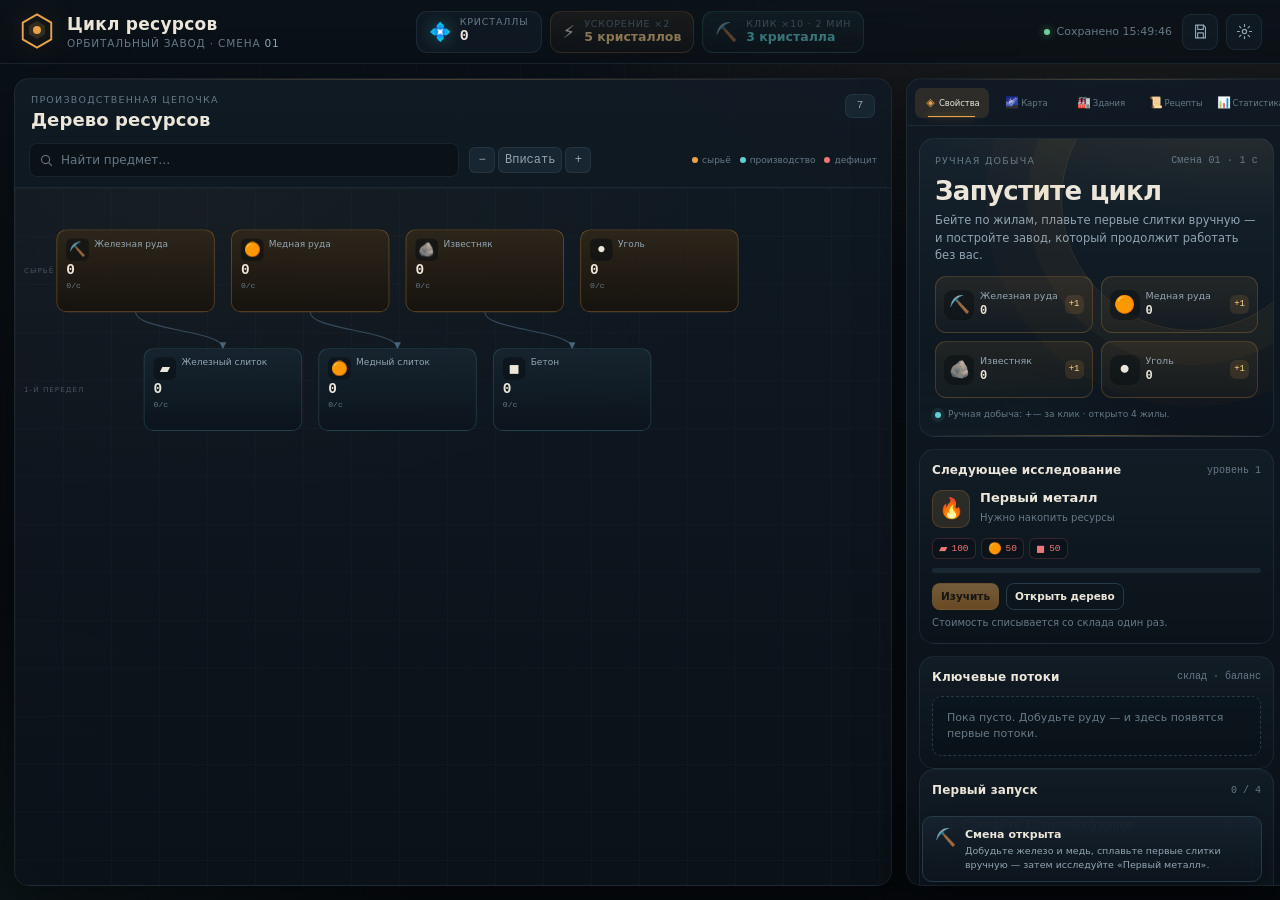
<file: cycle-of-resources/index.html>
<!DOCTYPE html>
<html lang="ru">
<head>
  <meta charset="utf-8">
  <meta name="viewport" content="width=device-width, initial-scale=1, viewport-fit=cover">
  <meta name="theme-color" content="#080d12">
  <title>Цикл ресурсов — idle-завод</title>
  <meta name="description" content="Idle-игра о руднике, который вырос в орбитальный завод: ручная добыча, автоматические линии, дерево из 30 технологий и офлайн-прогресс до 8 часов.">
  <link rel="icon" href="data:image/svg+xml,%3Csvg xmlns='http://www.w3.org/2000/svg' viewBox='0 0 40 40'%3E%3Cpath d='M20 2 35 11v18L20 38 5 29V11z' fill='%230c131b' stroke='%23e8a34a' stroke-width='2'/%3E%3Ccircle cx='20' cy='20' r='5' fill='%23e8a34a'/%3E%3C/svg%3E">
  <link rel="stylesheet" href="css/style.css">
</head>
<body>
  <canvas id="ambient" aria-hidden="true"></canvas>

  <div class="app" id="app">
    <header class="hud">
      <div class="brand">
        <div class="brand-mark" aria-hidden="true">
          <svg viewBox="0 0 40 40" role="img">
            <path d="M20 2.5 35 11.2v17.6L20 37.5 5 28.8V11.2z" fill="none" stroke="currentColor" stroke-width="2"/>
            <path d="M20 9.5 28.5 14.5v9L20 28.5 11.5 23.5v-9z" fill="currentColor" opacity=".16"/>
            <circle cx="20" cy="19" r="4.2" fill="currentColor"/>
          </svg>
        </div>
        <div class="brand-text">
          <span class="brand-title">Цикл ресурсов</span>
          <span class="brand-sub">орбитальный завод · смена <span id="shiftNumber">01</span></span>
        </div>
      </div>

      <div class="hud-meters">
        <div class="meter" title="Кристаллы за исследования и достижения">
          <span class="meter-icon" aria-hidden="true">💠</span>
          <div class="meter-copy">
            <span class="meter-label">Кристаллы</span>
            <strong class="num" id="crystalCount">0</strong>
          </div>
        </div>
        <button class="boost-btn" id="boostBtn" type="button" title="Ускорить всё производство вдвое на 5 минут">
          <span class="boost-icon" aria-hidden="true">⚡</span>
          <span class="boost-copy">
            <span class="meter-label">Ускорение ×2</span>
            <strong id="boostLabel">5 кристаллов</strong>
          </span>
        </button>
        <button class="boost-btn click-boost-btn" id="clickBoostBtn" type="button" title="Увеличить ручную добычу в 10 раз на 2 минуты">
          <span class="boost-icon" aria-hidden="true">⛏️</span>
          <span class="boost-copy">
            <span class="meter-label">Клик ×10 · 2 мин</span>
            <strong id="clickBoostLabel">3 кристалла</strong>
          </span>
        </button>
      </div>

      <div class="hud-actions">
        <div class="save-state" id="saveState" title="Автосохранение каждые 10 секунд">
          <span class="dot" aria-hidden="true"></span>
          <span id="saveText">Сохранено</span>
        </div>
        <button class="icon-btn" id="saveBtn" type="button" aria-label="Сохранить игру" title="Сохранить">
          <svg viewBox="0 0 24 24" aria-hidden="true"><path d="M5 3h11l3 3v15H5z"/><path d="M8 3v6h8V3M8 21v-7h8v7"/></svg>
        </button>
        <button class="icon-btn" id="settingsBtn" type="button" aria-label="Открыть настройки" title="Настройки">
          <svg viewBox="0 0 24 24" aria-hidden="true"><circle cx="12" cy="12" r="3"/><path d="M12 2v3M12 19v3M2 12h3M19 12h3M4.9 4.9 7 7M17 17l2.1 2.1M19.1 4.9 17 7M7 17l-2.1 2.1"/></svg>
        </button>
      </div>
    </header>

    <main class="layout">
      <section class="panel production-panel" id="productionPanel" data-view="tree" aria-label="Дерево производства">
        <div class="panel-head production-head">
          <div>
            <span class="eyebrow">Производственная цепочка</span>
            <h2>Дерево ресурсов</h2>
          </div>
          <span class="count-badge" id="prodNodeCount" title="Открыто предметов">0</span>
        </div>
        <div class="prod-toolbar">
          <div class="prod-search" id="prodSearchWrap">
            <svg viewBox="0 0 24 24" aria-hidden="true"><circle cx="10.5" cy="10.5" r="6.5"/><path d="m15.5 15.5 5 5"/></svg>
            <input id="prodSearch" type="search" placeholder="Найти предмет…" autocomplete="off" aria-label="Поиск предмета в дереве" aria-expanded="false" aria-controls="prodSearchResults">
            <button class="clear-search" id="clearProdSearch" type="button" hidden aria-label="Очистить поиск">×</button>
            <div class="search-results" id="prodSearchResults" role="listbox" aria-label="Найденные предметы" hidden></div>
          </div>
          <div class="zoom-controls prod-zoom" role="group" aria-label="Масштаб дерева производства">
            <button class="mini-btn" type="button" data-prod-zoom="out" aria-label="Уменьшить">−</button>
            <button class="mini-btn" type="button" data-prod-zoom="fit" aria-label="Показать всё">Вписать</button>
            <button class="mini-btn" type="button" data-prod-zoom="in" aria-label="Увеличить">+</button>
          </div>
          <div class="prod-legend" aria-label="Обозначения дерева">
            <span><i class="legend-dot raw"></i>сырьё</span>
            <span><i class="legend-dot made"></i>производство</span>
            <span><i class="legend-dot deficit"></i>дефицит</span>
          </div>
        </div>
        <div class="prod-viewport" id="prodViewport">
          <div class="prod-space" id="prodSpace">
            <div class="prod-world" id="prodWorld">
              <svg class="prod-edges" id="prodEdges" aria-hidden="true"></svg>
              <div class="prod-nodes" id="prodNodes"></div>
            </div>
          </div>
        </div>
      </section>

      <section class="panel side-panel" id="sidePanel" data-view="side" aria-label="Свойства и развитие завода">
        <div class="side-tabs" id="sideTabs" role="tablist" aria-label="Разделы">
          <button class="tab active" type="button" role="tab" aria-selected="true" data-side-tab="properties">
            <span aria-hidden="true">◈</span>Свойства<span class="tab-badge" data-badge-tab="properties" hidden></span>
          </button>
          <button class="tab" type="button" role="tab" aria-selected="false" data-side-tab="tree">
            <span aria-hidden="true">🌌</span>Карта<span class="tab-badge" data-badge-tab="map" hidden></span>
          </button>
          <button class="tab" type="button" role="tab" aria-selected="false" data-side-tab="buildings">
            <span aria-hidden="true">🏭</span>Здания<span class="tab-badge" data-badge-tab="buildings" hidden></span>
          </button>
          <button class="tab" type="button" role="tab" aria-selected="false" data-side-tab="recipes">
            <span aria-hidden="true">📜</span>Рецепты<span class="tab-badge" data-badge-tab="recipes" hidden></span>
          </button>
          <button class="tab" type="button" role="tab" aria-selected="false" data-side-tab="stats">
            <span aria-hidden="true">📊</span>Статистика<span class="tab-badge" data-badge-tab="stats" hidden></span>
          </button>
        </div>
        <div class="side-content" id="sideContent">
          <div class="properties-view" id="propertiesView">
            <div class="overview" id="overviewView">
              <section class="hero">
                <div class="hero-top">
                  <span class="eyebrow">Ручная добыча</span>
                  <span class="hero-status" id="heroStatus">Смена 01 · 00:00</span>
                </div>
                <h1>Запустите цикл</h1>
                <p class="hero-lead">Бейте по жилам, плавьте первые слитки вручную — и постройте завод, который продолжит работать без вас.</p>
                <div class="gather-grid" id="gatherGrid"></div>
                <div class="hero-foot">
                  <span class="pulse-dot" aria-hidden="true"></span>
                  <span id="heroHint">Открыто ручное сырьё: железо, медь, известняк, уголь.</span>
                </div>
              </section>

              <div class="overview-grid">
                <section class="card next-tech-card" id="nextTechCard" aria-label="Следующая технология"></section>
                <section class="card flow-card" id="flowCard" aria-label="Ключевые потоки склада"></section>
              </div>

              <section class="card checklist-card" id="checklistCard" aria-label="Первый запуск завода"></section>
            </div>

            <div class="inspector" id="inspectorView" hidden></div>
          </div>
          <div class="other-side-view" id="otherSideView" hidden></div>
        </div>
      </section>
    </main>

    <nav class="mobile-nav" id="mobileNav" aria-label="Разделы игры">
      <button class="mobile-tab active" type="button" data-mobile-view="tree" aria-label="Дерево производства">
        <span aria-hidden="true">◇</span><span>Дерево</span>
      </button>
      <button class="mobile-tab" type="button" data-mobile-view="side" aria-label="Панель свойств и развития">
        <span aria-hidden="true">▤</span><span>Панель</span><span class="mobile-badge" data-badge-tab="mobile" hidden></span>
      </button>
    </nav>
  </div>

  <div class="toasts" id="toasts" aria-live="polite" aria-atomic="false"></div>

  <!-- ── Дерево технологий ─────────────────────────────── -->
  <dialog class="modal tech-dialog" id="techDialog" aria-labelledby="techDialogTitle">
    <div class="tech-shell">
      <header class="modal-head">
        <div>
          <span class="eyebrow">Дерево развития</span>
          <h2 id="techDialogTitle">Технологии</h2>
        </div>
        <div class="tech-head-progress">
          <span id="techProgressLabel">0 / 31</span>
          <div class="progress"><i id="techProgressBar"></i></div>
        </div>
        <button class="icon-btn modal-close" type="button" data-dialog-close aria-label="Закрыть дерево технологий">×</button>
      </header>

      <div class="tech-body">
        <div class="tree-stage">
          <div class="tree-toolbar">
            <div class="zoom-controls" role="group" aria-label="Масштаб дерева">
              <button class="mini-btn" type="button" data-zoom="out" aria-label="Уменьшить">−</button>
              <button class="mini-btn" type="button" data-zoom="fit" aria-label="Показать всё">Вписать</button>
              <button class="mini-btn" type="button" data-zoom="in" aria-label="Увеличить">+</button>
            </div>
            <div class="tree-legend" aria-label="Обозначения">
              <span><i class="legend-dot done"></i>Изучено</span>
              <span><i class="legend-dot available"></i>Доступно</span>
              <span><i class="legend-dot open"></i>Нужны ресурсы</span>
              <span><i class="legend-dot locked"></i>Закрыто</span>
            </div>
          </div>
          <div class="tree-viewport" id="treeViewport">
            <div class="tree-space" id="treeSpace">
              <div class="tree-world" id="treeWorld">
                <svg class="tree-edges" id="treeEdges" aria-hidden="true"></svg>
                <div class="tree-nodes" id="treeNodes"></div>
              </div>
            </div>
          </div>
        </div>
        <aside class="tech-detail" id="techDetail" aria-live="polite"></aside>
      </div>
    </div>
  </dialog>

  <!-- ── Офлайн-прогресс ───────────────────────────────── -->
  <dialog class="modal" id="offlineDialog" aria-labelledby="offlineTitle">
    <div class="modal-card offline-card">
      <span class="offline-icon" aria-hidden="true">🌙</span>
      <span class="eyebrow">Смена завершена</span>
      <h2 id="offlineTitle">Завод работал без вас</h2>
      <p class="modal-lead" id="offlineText">Пока вас не было, линии продолжали выпуск.</p>
      <div class="offline-gains" id="offlineGains"></div>
      <p class="offline-note" id="offlineNote"></p>
      <button class="btn primary wide" type="button" id="offlineClose">Забрать</button>
    </div>
  </dialog>

  <!-- ── Победа: ракета ────────────────────────────────── -->
  <dialog class="modal" id="victoryDialog" aria-labelledby="victoryTitle">
    <div class="modal-card victory-card">
      <span class="victory-icon" aria-hidden="true">🚀</span>
      <span class="eyebrow">Орбитальный проект</span>
      <h2 id="victoryTitle">Ракета собрана</h2>
      <p class="modal-lead">Топливо, двигатели, варп-привод и сингулярности сошлись в одной конструкции. Завод выполнил главную задачу — и может продолжать работать.</p>
      <div class="victory-stats" id="victoryStats"></div>
      <button class="btn primary wide" type="button" id="victoryClose">Продолжить</button>
    </div>
  </dialog>

  <!-- ── Настройки ─────────────────────────────────────── -->
  <dialog class="modal" id="settingsDialog" aria-labelledby="settingsTitle">
    <div class="modal-card settings-card">
      <header class="modal-head compact">
        <div>
          <span class="eyebrow">Система</span>
          <h2 id="settingsTitle">Настройки</h2>
        </div>
        <button class="icon-btn modal-close" type="button" data-dialog-close aria-label="Закрыть настройки">×</button>
      </header>

      <div class="settings-list">
        <label class="switch-row">
          <span><strong>Звук</strong><small>Клики, постройка, исследования</small></span>
          <input type="checkbox" id="settingSound" checked>
          <span class="switch" aria-hidden="true"></span>
        </label>
        <label class="switch-row">
          <span><strong>Фоновая пыль</strong><small>Частицы руды на фоне</small></span>
          <input type="checkbox" id="settingParticles" checked>
          <span class="switch" aria-hidden="true"></span>
        </label>
      </div>

      <div class="save-block">
        <div class="save-block-head">
          <span>Сохранение</span>
          <span class="save-info" id="saveInfo">—</span>
        </div>
        <p class="hint">Игра сохраняется в localStorage каждые 10 секунд и при закрытии вкладки.</p>
        <div class="button-row">
          <button class="btn" type="button" id="saveNowBtn">Сохранить сейчас</button>
          <button class="btn" type="button" id="exportBtn">Экспорт сейва</button>
          <button class="btn" type="button" id="importBtn">Импорт сейва</button>
        </div>
      </div>

      <div class="danger-block">
        <div>
          <strong>Сбросить прогресс</strong>
          <p class="hint">Склад, здания и технологии будут удалены без возможности отмены.</p>
        </div>
        <button class="btn danger" type="button" id="resetBtn">Сбросить</button>
      </div>

      <footer class="modal-foot">
        <span>Цикл ресурсов · v1.0</span>
        <span id="settingsStats">—</span>
      </footer>
    </div>
  </dialog>

  <!-- ── Экспорт ───────────────────────────────────────── -->
  <dialog class="modal" id="exportDialog" aria-labelledby="exportTitle">
    <div class="modal-card">
      <header class="modal-head compact">
        <div>
          <span class="eyebrow">Резервная копия</span>
          <h2 id="exportTitle">Экспорт сейва</h2>
        </div>
        <button class="icon-btn modal-close" type="button" data-dialog-close aria-label="Закрыть экспорт">×</button>
      </header>
      <p class="modal-lead">Скопируйте JSON или сохраните его в файл. Импорт восстановит завод на другом устройстве.</p>
      <textarea class="code-area" id="exportText" readonly spellcheck="false" aria-label="JSON сохранения"></textarea>
      <div class="button-row">
        <button class="btn primary" type="button" id="copyExportBtn">Скопировать</button>
        <button class="btn" type="button" id="downloadExportBtn">Скачать .json</button>
      </div>
      <p class="hint">Сейв содержит только прогресс, настройки и статистику. Никаких персональных данных.</p>
    </div>
  </dialog>

  <!-- ── Импорт ────────────────────────────────────────── -->
  <dialog class="modal" id="importDialog" aria-labelledby="importTitle">
    <div class="modal-card">
      <header class="modal-head compact">
        <div>
          <span class="eyebrow">Восстановление</span>
          <h2 id="importTitle">Импорт сейва</h2>
        </div>
        <button class="icon-btn modal-close" type="button" data-dialog-close aria-label="Закрыть импорт">×</button>
      </header>
      <p class="modal-lead">Вставьте JSON или выберите файл. Текущий прогресс будет заменён.</p>
      <textarea class="code-area" id="importText" spellcheck="false" placeholder='{"app":"cor","version":1,…}' aria-label="JSON для импорта"></textarea>
      <input class="file-input" type="file" id="importFile" accept=".json,.txt,application/json,text/plain" aria-label="Выбрать файл сейва">
      <p class="form-error" id="importError" role="alert" hidden></p>
      <div class="button-row">
        <button class="btn primary" type="button" id="loadImportBtn">Загрузить сейв</button>
        <button class="btn" type="button" id="clearImportBtn">Очистить</button>
      </div>
    </div>
  </dialog>

  <script src="js/util.js"></script>
  <script src="js/audio.js"></script>
  <script src="data/items.js"></script>
  <script src="data/buildings.js"></script>
  <script src="data/recipes.js"></script>
  <script src="data/techTree.js"></script>
  <script src="data/achievements.js"></script>
  <script src="js/engine.js"></script>
  <script src="js/productionTree.js"></script>
  <script src="js/techGraph.js"></script>
  <script src="js/ambient.js"></script>
  <script src="js/ui.js"></script>
  <script src="js/main.js"></script>
</body>
</html>
</file>
<file: cycle-of-resources/css/style.css>
/* Цикл ресурсов — оформление интерфейса. */
:root {
  --bg: #070b10;
  --bg-2: #0a1118;
  --panel: rgba(15, 24, 33, 0.94);
  --panel-2: #121d27;
  --panel-3: #182632;
  --line: #263a49;
  --line-soft: rgba(96, 132, 154, 0.16);
  --text: #ece6da;
  --muted: #91a4b2;
  --dim: #667987;
  --accent: #e8a34a;
  --accent-2: #ffd38a;
  --accent-dim: rgba(232, 163, 74, 0.13);
  --cyan: #5fd0d4;
  --cyan-dim: rgba(95, 208, 212, 0.1);
  --good: #6ed39a;
  --bad: #ef7676;
  --violet: #b79cff;
  --radius: 15px;
  --radius-sm: 10px;
  --mono: "Cascadia Mono", "Consolas", "SFMono-Regular", ui-monospace, monospace;
  --sans: "Segoe UI Variable Text", "Segoe UI", system-ui, -apple-system, "Inter", sans-serif;
  --shadow: 0 18px 50px rgba(0, 0, 0, 0.34);
}

* { box-sizing: border-box; }
[hidden] { display: none !important; }

html, body { height: 100%; }

body {
  margin: 0;
  overflow: hidden;
  color: var(--text);
  font-family: var(--sans);
  font-size: 14px;
  line-height: 1.45;
  background:
    radial-gradient(1100px 700px at 88% -12%, rgba(232, 163, 74, 0.11), transparent 58%),
    radial-gradient(900px 620px at -8% 108%, rgba(95, 208, 212, 0.07), transparent 60%),
    linear-gradient(180deg, #0a1118 0%, #070b10 58%, #06090d 100%);
  -webkit-font-smoothing: antialiased;
}

body::before {
  content: "";
  position: fixed;
  inset: 0;
  z-index: 0;
  pointer-events: none;
  background-image:
    linear-gradient(rgba(120, 160, 180, 0.032) 1px, transparent 1px),
    linear-gradient(90deg, rgba(120, 160, 180, 0.032) 1px, transparent 1px);
  background-size: 52px 52px;
  mask-image: radial-gradient(ellipse at 50% 20%, #000 10%, transparent 82%);
}

#ambient {
  position: fixed;
  inset: 0;
  z-index: 0;
  width: 100%;
  height: 100%;
  pointer-events: none;
}

.app {
  position: relative;
  z-index: 1;
  height: 100vh;
  height: 100dvh;
  display: flex;
  flex-direction: column;
}

button, input, textarea, select { font: inherit; color: inherit; }
button { cursor: pointer; }
button:focus-visible, input:focus-visible, textarea:focus-visible, select:focus-visible {
  outline: 2px solid var(--cyan);
  outline-offset: 2px;
}

::-webkit-scrollbar { width: 9px; height: 9px; }
::-webkit-scrollbar-track { background: transparent; }
::-webkit-scrollbar-thumb {
  background: #263a49;
  border-radius: 99px;
  border: 2px solid transparent;
  background-clip: padding-box;
}
::-webkit-scrollbar-thumb:hover { background: #345166; background-clip: padding-box; }

.num, .mono { font-family: var(--mono); font-variant-numeric: tabular-nums; }

/* ── HUD ──────────────────────────────────────────────── */
.hud {
  position: relative;
  z-index: 5;
  flex: 0 0 64px;
  display: grid;
  grid-template-columns: minmax(220px, 1fr) auto minmax(220px, 1fr);
  align-items: center;
  gap: 16px;
  padding: 0 18px;
  border-bottom: 1px solid var(--line-soft);
  background: linear-gradient(180deg, rgba(11, 18, 25, 0.92), rgba(9, 15, 21, 0.78));
  backdrop-filter: blur(14px);
}

.brand { display: flex; align-items: center; gap: 11px; min-width: 0; }
.brand-mark {
  width: 38px;
  height: 38px;
  flex: 0 0 auto;
  color: var(--accent);
  filter: drop-shadow(0 0 14px rgba(232, 163, 74, 0.28));
}
.brand-mark svg { width: 100%; height: 100%; display: block; }
.brand-text { display: flex; flex-direction: column; min-width: 0; }
.brand-title {
  font-size: 17px;
  font-weight: 650;
  letter-spacing: 0.015em;
  white-space: nowrap;
}
.brand-sub {
  color: var(--dim);
  font-size: 10.5px;
  letter-spacing: 0.08em;
  text-transform: uppercase;
  white-space: nowrap;
}
.brand-sub span { color: var(--muted); }

.hud-meters { display: flex; align-items: center; gap: 8px; justify-content: center; }

.meter, .boost-btn {
  display: flex;
  align-items: center;
  gap: 9px;
  height: 42px;
  padding: 0 12px;
  border-radius: 11px;
  border: 1px solid var(--line-soft);
  background: rgba(18, 29, 39, 0.75);
}
.meter-icon, .boost-icon { font-size: 18px; line-height: 1; }
.meter-copy, .boost-copy { display: flex; flex-direction: column; line-height: 1.15; }
.meter-label {
  color: var(--dim);
  font-size: 9.5px;
  letter-spacing: 0.09em;
  text-transform: uppercase;
}
.meter strong { font-size: 15px; font-weight: 650; }
.meter .meter-icon { filter: drop-shadow(0 0 8px rgba(95, 208, 212, 0.35)); }

.boost-btn {
  text-align: left;
  border-color: rgba(232, 163, 74, 0.26);
  background: linear-gradient(180deg, rgba(232, 163, 74, 0.13), rgba(232, 163, 74, 0.045));
  transition: border-color 0.18s ease, background 0.18s ease, transform 0.12s ease;
}
.boost-btn:hover:not(:disabled) { border-color: rgba(232, 163, 74, 0.55); transform: translateY(-1px); }
.boost-btn:active:not(:disabled) { transform: translateY(0); }
.boost-btn:disabled { opacity: 0.52; cursor: not-allowed; }
.boost-btn strong { font-size: 12.5px; font-weight: 600; color: var(--accent-2); }
.boost-btn.active {
  border-color: rgba(95, 208, 212, 0.55);
  background: linear-gradient(180deg, rgba(95, 208, 212, 0.16), rgba(95, 208, 212, 0.05));
}
.boost-btn.active strong { color: var(--cyan); }
.boost-btn.active .boost-icon { animation: boostPulse 1.4s ease-in-out infinite; }

.hud-actions { display: flex; align-items: center; justify-content: flex-end; gap: 8px; }
.save-state {
  display: flex;
  align-items: center;
  gap: 7px;
  color: var(--dim);
  font-size: 11px;
  white-space: nowrap;
  margin-right: 2px;
}
.save-state .dot {
  width: 6px;
  height: 6px;
  border-radius: 50%;
  background: var(--good);
  box-shadow: 0 0 8px rgba(110, 211, 154, 0.6);
}
.save-state.saving .dot { background: var(--accent); box-shadow: 0 0 8px rgba(232, 163, 74, 0.6); }
.save-state.error .dot { background: var(--bad); box-shadow: 0 0 8px rgba(239, 118, 118, 0.6); }

.icon-btn {
  width: 36px;
  height: 36px;
  display: inline-grid;
  place-items: center;
  padding: 0;
  border-radius: 9px;
  border: 1px solid var(--line-soft);
  background: rgba(18, 29, 39, 0.7);
  color: var(--muted);
  transition: color 0.16s ease, border-color 0.16s ease, background 0.16s ease;
}
.icon-btn:hover { color: var(--text); border-color: var(--line); background: var(--panel-3); }
.icon-btn svg { width: 17px; height: 17px; fill: none; stroke: currentColor; stroke-width: 1.6; stroke-linecap: round; stroke-linejoin: round; }

/* ── Layout ───────────────────────────────────────────── */
.layout {
  flex: 1;
  min-height: 0;
  display: grid;
  grid-template-columns: 330px minmax(0, 1fr) 390px;
  gap: 14px;
  padding: 14px;
}

.panel {
  min-height: 0;
  min-width: 0;
  display: flex;
  flex-direction: column;
  border: 1px solid var(--line-soft);
  border-radius: var(--radius);
  background: linear-gradient(180deg, rgba(17, 27, 37, 0.92), rgba(11, 18, 25, 0.95));
  box-shadow: var(--shadow);
  overflow: hidden;
  position: relative;
}
.panel::after {
  content: "";
  position: absolute;
  inset: 0 0 auto;
  height: 1px;
  background: linear-gradient(90deg, transparent, rgba(232, 163, 74, 0.28), transparent);
  pointer-events: none;
}

.panel-head {
  display: flex;
  align-items: flex-start;
  justify-content: space-between;
  gap: 12px;
  padding: 15px 16px 9px;
}
.eyebrow {
  display: block;
  color: var(--dim);
  font-size: 9.5px;
  line-height: 1.2;
  letter-spacing: 0.13em;
  text-transform: uppercase;
}
.panel-head h2, .modal-head h2, .side-head h3 {
  margin: 2px 0 0;
  font-size: 16px;
  font-weight: 650;
  letter-spacing: 0.005em;
}
.count-badge {
  min-width: 30px;
  height: 24px;
  padding: 0 8px;
  display: inline-grid;
  place-items: center;
  border-radius: 7px;
  border: 1px solid var(--line-soft);
  background: var(--panel-3);
  color: var(--muted);
  font-family: var(--mono);
  font-size: 11px;
}

/* ── Inventory ────────────────────────────────────────── */
.search-row {
  position: relative;
  display: flex;
  align-items: center;
  margin: 0 14px 10px;
}
.search-row svg {
  position: absolute;
  left: 11px;
  width: 15px;
  height: 15px;
  fill: none;
  stroke: var(--dim);
  stroke-width: 1.7;
  pointer-events: none;
}
.search-row input {
  width: 100%;
  height: 36px;
  padding: 0 34px 0 33px;
  border-radius: 9px;
  border: 1px solid var(--line-soft);
  background: rgba(8, 14, 19, 0.65);
  color: var(--text);
  font-size: 12.5px;
}
.search-row input::placeholder { color: var(--dim); }
.search-row input:focus { border-color: rgba(95, 208, 212, 0.45); outline: none; }
.clear-search {
  position: absolute;
  right: 6px;
  width: 24px;
  height: 24px;
  border: 0;
  border-radius: 6px;
  background: transparent;
  color: var(--dim);
  font-size: 16px;
  line-height: 1;
}
.clear-search:hover { color: var(--text); background: var(--panel-3); }

.tabs { display: flex; align-items: center; gap: 3px; }
.inv-tabs { padding: 0 12px 9px; gap: 2px; }
.tab {
  position: relative;
  flex: 1;
  min-width: 0;
  padding: 7px 5px;
  border: 0;
  border-radius: 7px;
  background: transparent;
  color: var(--dim);
  font-size: 10.5px;
  white-space: nowrap;
  transition: color 0.15s ease, background 0.15s ease;
}
.tab span {
  display: inline-block;
  min-width: 13px;
  margin-left: 2px;
  color: var(--dim);
  font-family: var(--mono);
  font-size: 9px;
}
.tab:hover { color: var(--muted); background: rgba(255, 255, 255, 0.025); }
.tab.active { color: var(--text); background: var(--accent-dim); }
.tab.active::after {
  content: "";
  position: absolute;
  left: 18%;
  right: 18%;
  bottom: 1px;
  height: 1px;
  background: var(--accent);
  box-shadow: 0 0 8px rgba(232, 163, 74, 0.65);
}
.tab.active span { color: var(--accent); }

.inv-grid {
  flex: 1;
  min-height: 0;
  display: grid;
  grid-template-columns: repeat(2, minmax(0, 1fr));
  align-content: start;
  gap: 8px;
  padding: 2px 14px 16px;
  overflow-y: auto;
  scrollbar-gutter: stable;
}
.inv-cell {
  position: relative;
  display: flex;
  flex-direction: column;
  gap: 5px;
  min-height: 96px;
  padding: 9px 10px 8px;
  text-align: left;
  border: 1px solid var(--line-soft);
  border-radius: 11px;
  background: linear-gradient(180deg, rgba(24, 38, 50, 0.6), rgba(14, 23, 31, 0.75));
  color: var(--text);
  transition: border-color 0.15s ease, background 0.15s ease, transform 0.1s ease;
  overflow: hidden;
}
.inv-cell::before {
  content: "";
  position: absolute;
  inset: 0;
  background: radial-gradient(120px 70px at 10% 0%, rgba(232, 163, 74, 0.06), transparent 70%);
  pointer-events: none;
}
.inv-cell:hover { border-color: var(--line); background: linear-gradient(180deg, rgba(30, 47, 61, 0.7), rgba(15, 24, 33, 0.85)); }
.inv-cell:active { transform: scale(0.985); }
.inv-cell.selected {
  border-color: rgba(232, 163, 74, 0.62);
  box-shadow: inset 0 0 0 1px rgba(232, 163, 74, 0.18), 0 0 18px rgba(232, 163, 74, 0.08);
}
.inv-cell-top { display: flex; align-items: flex-start; justify-content: space-between; gap: 4px; }
.inv-icon {
  width: 30px;
  height: 30px;
  display: grid;
  place-items: center;
  border-radius: 8px;
  background: rgba(8, 14, 19, 0.55);
  border: 1px solid rgba(255, 255, 255, 0.035);
  font-size: 18px;
  line-height: 1;
}
.inv-flag {
  color: var(--accent);
  font-size: 9px;
  line-height: 1;
  padding: 3px 5px;
  border-radius: 5px;
  background: rgba(232, 163, 74, 0.1);
  border: 1px solid rgba(232, 163, 74, 0.18);
}
.inv-name {
  min-height: 27px;
  color: var(--muted);
  font-size: 10.5px;
  line-height: 1.2;
  display: -webkit-box;
  -webkit-line-clamp: 2;
  -webkit-box-orient: vertical;
  overflow: hidden;
}
.inv-qty {
  font-family: var(--mono);
  font-size: 15px;
  font-weight: 650;
  line-height: 1.1;
  letter-spacing: -0.02em;
}
.inv-rate {
  font-family: var(--mono);
  font-size: 9.5px;
  line-height: 1.2;
  color: var(--dim);
  min-height: 12px;
}
.inv-rate.good { color: var(--good); }
.inv-rate.bad { color: var(--bad); }
.inv-rate .muted { color: var(--dim); }

.inv-empty {
  flex: 1;
  display: flex;
  flex-direction: column;
  align-items: center;
  justify-content: center;
  gap: 5px;
  padding: 30px 22px;
  text-align: center;
  color: var(--dim);
  font-size: 12px;
}
.inv-empty .empty-icon { font-size: 30px; opacity: 0.65; }
.inv-empty p { margin: 0; color: var(--muted); font-size: 13px; }

/* ── Center / overview ────────────────────────────────── */
.center-panel { overflow-y: auto; scrollbar-gutter: stable; }
.overview { padding: 18px 18px 24px; }

.hero {
  position: relative;
  padding: 22px;
  border: 1px solid var(--line-soft);
  border-radius: var(--radius);
  background:
    radial-gradient(600px 260px at 92% -30%, rgba(232, 163, 74, 0.16), transparent 65%),
    radial-gradient(420px 260px at 10% 130%, rgba(95, 208, 212, 0.09), transparent 65%),
    linear-gradient(180deg, rgba(22, 35, 46, 0.86), rgba(12, 20, 28, 0.92));
  overflow: hidden;
}
.hero::before {
  content: "";
  position: absolute;
  right: -50px;
  top: -70px;
  width: 260px;
  height: 260px;
  border-radius: 50%;
  border: 1px solid rgba(232, 163, 74, 0.14);
  box-shadow: 0 0 0 34px rgba(232, 163, 74, 0.035), 0 0 0 76px rgba(232, 163, 74, 0.02);
  pointer-events: none;
}
.hero::after {
  content: "";
  position: absolute;
  left: 0;
  right: 0;
  bottom: 0;
  height: 1px;
  background: linear-gradient(90deg, transparent, rgba(232, 163, 74, 0.35), transparent);
}
.hero-top { display: flex; align-items: center; justify-content: space-between; gap: 12px; }
.hero-status {
  color: var(--dim);
  font-family: var(--mono);
  font-size: 10px;
  letter-spacing: 0.02em;
}
.hero h1 {
  margin: 10px 0 7px;
  font-size: clamp(26px, 3.2vw, 38px);
  line-height: 1.04;
  font-weight: 650;
  letter-spacing: -0.025em;
}
.hero-lead {
  max-width: 56ch;
  margin: 0 0 18px;
  color: var(--muted);
  font-size: 13px;
  line-height: 1.5;
}

.gather-grid {
  display: grid;
  grid-template-columns: repeat(2, minmax(0, 1fr));
  gap: 8px;
}
.gather-btn {
  position: relative;
  display: grid;
  grid-template-columns: 38px minmax(0, 1fr) auto;
  align-items: center;
  gap: 9px;
  min-height: 68px;
  padding: 10px 12px;
  text-align: left;
  border: 1px solid rgba(232, 163, 74, 0.2);
  border-radius: 11px;
  background: linear-gradient(180deg, rgba(232, 163, 74, 0.09), rgba(232, 163, 74, 0.025));
  color: var(--text);
  transition: transform 0.1s ease, border-color 0.15s ease, background 0.15s ease;
  overflow: hidden;
}
.gather-btn:hover { border-color: rgba(232, 163, 74, 0.48); background: linear-gradient(180deg, rgba(232, 163, 74, 0.16), rgba(232, 163, 74, 0.04)); transform: translateY(-1px); }
.gather-btn:active { transform: translateY(1px) scale(0.99); }
.gather-btn .g-icon {
  width: 38px;
  height: 38px;
  display: grid;
  place-items: center;
  border-radius: 9px;
  background: rgba(8, 14, 19, 0.5);
  font-size: 21px;
}
.gather-btn .g-copy { min-width: 0; display: flex; flex-direction: column; gap: 1px; }
.gather-btn .g-name { font-size: 12px; color: var(--muted); white-space: nowrap; overflow: hidden; text-overflow: ellipsis; }
.gather-btn .g-qty { font-family: var(--mono); font-size: 15px; font-weight: 650; }
.gather-btn .g-plus {
  padding: 4px 7px;
  border-radius: 6px;
  background: rgba(232, 163, 74, 0.12);
  color: var(--accent-2);
  font-family: var(--mono);
  font-size: 10.5px;
  white-space: nowrap;
}
.hero-foot {
  display: flex;
  align-items: center;
  gap: 7px;
  margin-top: 16px;
  color: var(--dim);
  font-size: 10.5px;
}
.pulse-dot {
  width: 6px;
  height: 6px;
  border-radius: 50%;
  background: var(--cyan);
  box-shadow: 0 0 0 4px rgba(95, 208, 212, 0.09);
  animation: softPulse 2.4s ease-in-out infinite;
}

.overview-grid {
  display: grid;
  grid-template-columns: minmax(0, 5fr) minmax(0, 6fr);
  gap: 12px;
  margin-top: 12px;
}
.card {
  min-width: 0;
  padding: 15px;
  border: 1px solid var(--line-soft);
  border-radius: var(--radius);
  background: linear-gradient(180deg, rgba(20, 32, 42, 0.72), rgba(11, 19, 26, 0.82));
}
.card-head {
  display: flex;
  align-items: center;
  justify-content: space-between;
  gap: 10px;
  margin-bottom: 10px;
}
.card-title { font-size: 12px; font-weight: 600; letter-spacing: 0.01em; }
.card-meta { color: var(--dim); font-family: var(--mono); font-size: 10px; }
.card-copy { margin: 0 0 10px; color: var(--muted); font-size: 11.5px; line-height: 1.45; }

.tech-preview { display: flex; align-items: flex-start; gap: 10px; }
.tech-preview-icon {
  width: 38px;
  height: 38px;
  flex: 0 0 auto;
  display: grid;
  place-items: center;
  border-radius: 10px;
  background: var(--accent-dim);
  border: 1px solid rgba(232, 163, 74, 0.18);
  font-size: 20px;
}
.tech-preview-copy { min-width: 0; }
.tech-preview-copy strong { display: block; font-size: 13px; line-height: 1.25; }
.tech-preview-copy small { color: var(--dim); font-size: 10px; }
.cost-row { display: flex; flex-wrap: wrap; gap: 5px; margin-top: 10px; }
.cost-chip, .chip {
  display: inline-flex;
  align-items: center;
  gap: 4px;
  padding: 3px 6px;
  border: 1px solid var(--line-soft);
  border-radius: 6px;
  background: rgba(8, 14, 19, 0.42);
  color: var(--muted);
  font-family: var(--mono);
  font-size: 9.5px;
  line-height: 1.25;
  white-space: nowrap;
}
.cost-chip.ok { color: var(--good); border-color: rgba(110, 211, 154, 0.22); }
.cost-chip.miss { color: var(--bad); border-color: rgba(239, 118, 118, 0.2); }
.cost-chip .c-ico, .chip .c-ico { font-family: var(--sans); font-size: 11px; }

.flow-list { display: flex; flex-direction: column; gap: 1px; }
.flow-row {
  display: grid;
  grid-template-columns: 24px minmax(0, 1fr) auto auto;
  align-items: center;
  gap: 7px;
  width: 100%;
  padding: 6px 4px;
  border: 0;
  border-bottom: 1px solid rgba(96, 132, 154, 0.09);
  background: transparent;
  color: inherit;
  font: inherit;
  text-align: left;
  cursor: pointer;
}
.flow-row:hover { background: rgba(95, 208, 212, 0.035); }
.flow-row:last-child { border-bottom: 0; }
.flow-row:last-child { border-bottom: 0; }
.flow-ico { font-size: 14px; text-align: center; }
.flow-name { color: var(--muted); font-size: 10.5px; overflow: hidden; text-overflow: ellipsis; white-space: nowrap; }
.flow-qty { color: var(--text); font-family: var(--mono); font-size: 11px; }
.flow-rate { font-family: var(--mono); font-size: 10px; text-align: right; min-width: 62px; }
.flow-rate.good { color: var(--good); }
.flow-rate.bad { color: var(--bad); }
.flow-rate.zero { color: var(--dim); }

.checklist { display: flex; flex-direction: column; gap: 7px; margin-top: 2px; }
.check-item {
  display: grid;
  grid-template-columns: 22px minmax(0, 1fr) auto;
  align-items: center;
  gap: 8px;
  padding: 6px 0;
  color: var(--muted);
  font-size: 11.5px;
}
.check-mark {
  width: 20px;
  height: 20px;
  display: grid;
  place-items: center;
  border-radius: 50%;
  border: 1px solid var(--line);
  background: rgba(8, 14, 19, 0.4);
  color: var(--dim);
  font-family: var(--mono);
  font-size: 9px;
}
.check-item.done .check-mark { border-color: rgba(110, 211, 154, 0.35); background: rgba(110, 211, 154, 0.1); color: var(--good); }
.check-item.done .check-text { color: var(--dim); text-decoration: line-through; text-decoration-color: rgba(110, 211, 154, 0.35); }
.check-progress { color: var(--dim); font-family: var(--mono); font-size: 9.5px; }
.check-item.done .check-progress { color: var(--good); }

/* ── Inspector ────────────────────────────────────────── */
.inspector { padding: 18px 18px 30px; }
.insp-back {
  display: inline-flex;
  align-items: center;
  gap: 6px;
  margin: 0 0 12px;
  padding: 5px 8px 5px 4px;
  border: 0;
  border-radius: 7px;
  background: transparent;
  color: var(--dim);
  font-size: 11px;
}
.insp-back:hover { color: var(--text); background: rgba(255, 255, 255, 0.03); }
.insp-head {
  display: grid;
  grid-template-columns: 64px minmax(0, 1fr) auto;
  gap: 13px;
  align-items: center;
  padding: 16px;
  border: 1px solid var(--line-soft);
  border-radius: var(--radius);
  background:
    radial-gradient(360px 170px at 0% 0%, rgba(232, 163, 74, 0.11), transparent 70%),
    linear-gradient(180deg, rgba(23, 37, 48, 0.8), rgba(11, 19, 26, 0.9));
}
.insp-icon {
  width: 64px;
  height: 64px;
  display: grid;
  place-items: center;
  border-radius: 14px;
  border: 1px solid rgba(232, 163, 74, 0.16);
  background: rgba(8, 14, 19, 0.55);
  font-size: 34px;
  line-height: 1;
}
.insp-copy { min-width: 0; }
.insp-kind { color: var(--accent); font-size: 9.5px; letter-spacing: 0.1em; text-transform: uppercase; }
.insp-title { margin: 1px 0 2px; font-size: 22px; line-height: 1.15; font-weight: 650; letter-spacing: -0.012em; }
.insp-desc { margin: 0; color: var(--muted); font-size: 11.5px; line-height: 1.45; max-width: 64ch; }
.insp-total { text-align: right; }
.insp-total .label { display: block; color: var(--dim); font-size: 9px; letter-spacing: 0.08em; text-transform: uppercase; }
.insp-total .value { font-family: var(--mono); font-size: 22px; font-weight: 650; line-height: 1.1; }

.section-title {
  display: flex;
  align-items: center;
  justify-content: space-between;
  gap: 10px;
  margin: 18px 2px 8px;
  color: var(--muted);
  font-size: 10.5px;
  font-weight: 600;
  letter-spacing: 0.08em;
  text-transform: uppercase;
}
.section-title span { color: var(--dim); font-weight: 400; letter-spacing: 0; text-transform: none; font-size: 10px; }

.prod-card {
  padding: 14px 16px;
  border: 1px solid var(--line-soft);
  border-radius: var(--radius);
  background: rgba(12, 20, 28, 0.72);
}
.prod-grid { display: grid; grid-template-columns: repeat(3, minmax(0, 1fr)); gap: 1px; background: var(--line-soft); border-radius: 9px; overflow: hidden; }
.prod-cell { padding: 10px 12px; background: rgba(13, 22, 30, 0.94); }
.prod-cell:first-child { border-radius: 9px 0 0 9px; }
.prod-cell:last-child { border-radius: 0 9px 9px 0; }
.prod-label { display: block; color: var(--dim); font-size: 9px; letter-spacing: 0.08em; text-transform: uppercase; }
.prod-value { display: block; margin-top: 2px; font-family: var(--mono); font-size: 17px; font-weight: 650; line-height: 1.15; }
.prod-value.good { color: var(--good); }
.prod-value.bad { color: var(--bad); }
.prod-value.neutral { color: var(--text); }
.prod-sub { display: block; margin-top: 2px; color: var(--dim); font-size: 9.5px; line-height: 1.3; }
.prod-note { margin: 10px 2px 0; color: var(--dim); font-size: 10.5px; line-height: 1.4; }
.prod-note .warn { color: var(--accent-2); }
.prod-note .bad { color: var(--bad); }
.manual-strip {
  display: flex;
  align-items: center;
  gap: 10px;
  margin-top: 10px;
  padding: 8px 10px;
  border-radius: 8px;
  background: var(--accent-dim);
  border: 1px solid rgba(232, 163, 74, 0.17);
}
.manual-strip .m-copy { flex: 1; min-width: 0; color: var(--muted); font-size: 10.5px; }
.manual-strip .m-copy strong { color: var(--accent-2); font-family: var(--mono); }
.btn {
  display: inline-flex;
  align-items: center;
  justify-content: center;
  gap: 6px;
  min-height: 32px;
  padding: 6px 11px;
  border: 1px solid var(--line);
  border-radius: 8px;
  background: var(--panel-3);
  color: var(--text);
  font-size: 11.5px;
  font-weight: 550;
  white-space: nowrap;
  transition: border-color 0.15s ease, background 0.15s ease, transform 0.1s ease, color 0.15s ease;
}
.btn:hover:not(:disabled) { border-color: #3a566b; background: #1e2f3d; }
.btn:active:not(:disabled) { transform: scale(0.98); }
.btn:disabled { opacity: 0.45; cursor: not-allowed; }
.btn.primary {
  border-color: rgba(232, 163, 74, 0.45);
  background: linear-gradient(180deg, #f0b35d, #d98a2e);
  color: #221507;
  font-weight: 650;
}
.btn.primary:hover:not(:disabled) { background: linear-gradient(180deg, #ffc577, #e59a3b); }
.btn.ghost { background: transparent; }
.btn.danger { border-color: rgba(239, 118, 118, 0.35); background: rgba(239, 118, 118, 0.09); color: #ffb1b1; }
.btn.danger:hover:not(:disabled) { background: rgba(239, 118, 118, 0.16); border-color: rgba(239, 118, 118, 0.55); }
.btn.wide { width: 100%; }
.btn.small { min-height: 27px; padding: 4px 8px; font-size: 10.5px; }

.recipe-list { display: flex; flex-direction: column; gap: 8px; }
.recipe-card {
  border: 1px solid var(--line-soft);
  border-radius: 12px;
  background: linear-gradient(180deg, rgba(21, 34, 45, 0.62), rgba(11, 19, 26, 0.8));
  overflow: hidden;
}
.recipe-card.locked { opacity: 0.6; }
.recipe-head {
  display: flex;
  align-items: center;
  gap: 8px;
  padding: 10px 12px 7px;
}
.recipe-machine {
  display: inline-flex;
  align-items: center;
  gap: 5px;
  min-width: 0;
  color: var(--muted);
  font-size: 10.5px;
}
.recipe-machine .ico { font-size: 14px; }
.recipe-time { margin-left: auto; color: var(--dim); font-family: var(--mono); font-size: 9.5px; white-space: nowrap; }
.recipe-flow {
  display: flex;
  align-items: center;
  flex-wrap: wrap;
  gap: 5px;
  padding: 0 12px 8px;
}
.recipe-side { display: flex; align-items: center; flex-wrap: wrap; gap: 4px; min-width: 0; }
.recipe-arrow { color: var(--dim); padding: 0 1px; font-size: 12px; }
.item-chip {
  display: inline-flex;
  align-items: center;
  gap: 4px;
  padding: 3px 6px;
  border-radius: 6px;
  border: 1px solid var(--line-soft);
  background: rgba(8, 14, 19, 0.45);
  color: var(--muted);
  font-family: var(--mono);
  font-size: 9.5px;
  white-space: nowrap;
}
.item-chip .ico { font-family: var(--sans); font-size: 11px; }
.item-chip .qty { color: var(--dim); font-size: 8.5px; }
.item-chip.out { border-color: rgba(110, 211, 154, 0.16); color: #bfe6cd; }
.item-chip.miss { border-color: rgba(239, 118, 118, 0.22); color: #f0a0a0; }
.recipe-list-card.hidden { display: none; }
.recipe-foot {
  display: flex;
  align-items: center;
  gap: 8px;
  padding: 8px 12px;
  border-top: 1px solid rgba(96, 132, 154, 0.1);
  background: rgba(7, 12, 17, 0.24);
}
.recipe-rate { color: var(--dim); font-family: var(--mono); font-size: 9.5px; line-height: 1.35; }
.recipe-rate strong { color: var(--muted); font-weight: 500; }
.recipe-controls { display: flex; align-items: center; gap: 4px; margin-left: auto; }
.counter {
  min-width: 32px;
  height: 28px;
  display: inline-grid;
  place-items: center;
  padding: 0 6px;
  border: 1px solid var(--line-soft);
  border-radius: 6px;
  background: rgba(8, 14, 19, 0.55);
  font-family: var(--mono);
  font-size: 11px;
}
.counter.zero { color: var(--dim); }
.mini-btn {
  min-width: 26px;
  height: 26px;
  padding: 0 6px;
  display: inline-grid;
  place-items: center;
  border: 1px solid var(--line-soft);
  border-radius: 6px;
  background: var(--panel-3);
  color: var(--muted);
  font-family: var(--mono);
  font-size: 12px;
  line-height: 1;
}
.mini-btn:hover:not(:disabled) { border-color: var(--line); color: var(--text); }
.mini-btn:disabled { opacity: 0.35; cursor: not-allowed; }
.mini-btn.x5 { font-size: 9px; color: var(--dim); }
.cost-line {
  display: flex;
  align-items: center;
  flex-wrap: wrap;
  gap: 4px;
  padding: 0 12px 9px;
  color: var(--dim);
  font-size: 9.5px;
}
.cost-line .lbl { margin-right: 2px; }
.manual-craft { margin-left: auto; }

.use-grid { display: flex; flex-wrap: wrap; gap: 5px; }
.use-chip {
  display: inline-flex;
  align-items: center;
  gap: 5px;
  padding: 5px 8px;
  border: 1px solid var(--line-soft);
  border-radius: 7px;
  background: rgba(20, 32, 42, 0.5);
  color: var(--muted);
  font-size: 10px;
  transition: border-color 0.15s ease, color 0.15s ease;
}
.use-chip:hover { border-color: var(--line); color: var(--text); }
.use-chip .ico { font-size: 13px; }
.use-chip .qty { color: var(--dim); font-family: var(--mono); font-size: 9px; }
.empty-note {
  padding: 13px 14px;
  border: 1px dashed var(--line);
  border-radius: 9px;
  color: var(--dim);
  font-size: 11px;
  line-height: 1.45;
  background: rgba(8, 14, 19, 0.22);
}

/* ── Side panel ───────────────────────────────────────── */
.side-tabs {
  flex: 0 0 auto;
  display: grid;
  grid-template-columns: repeat(4, minmax(0, 1fr));
  gap: 2px;
  padding: 10px 10px 8px;
  border-bottom: 1px solid var(--line-soft);
}
.side-tabs .tab { display: flex; align-items: center; justify-content: center; gap: 4px; padding: 8px 3px; font-size: 10px; }
.side-tabs .tab span { margin: 0; font-family: var(--sans); font-size: 12px; }
.side-tabs .tab.active span { color: var(--accent); }
.side-content { flex: 1; min-height: 0; overflow-y: auto; padding: 12px 13px 18px; scrollbar-gutter: stable; }

.side-section { margin-bottom: 12px; }
.side-section:last-child { margin-bottom: 0; }
.side-head {
  display: flex;
  align-items: center;
  justify-content: space-between;
  gap: 8px;
  margin: 0 2px 7px;
  color: var(--muted);
  font-size: 10.5px;
  font-weight: 600;
  letter-spacing: 0.06em;
  text-transform: uppercase;
}
.side-head .meta { color: var(--dim); font-family: var(--mono); font-size: 9.5px; font-weight: 400; letter-spacing: 0; text-transform: none; }
.side-card {
  padding: 11px 12px;
  border: 1px solid var(--line-soft);
  border-radius: 11px;
  background: rgba(13, 22, 30, 0.62);
}
.progress { height: 5px; border-radius: 99px; background: #1a2833; overflow: hidden; }
.progress i {
  display: block;
  height: 100%;
  width: 0;
  border-radius: inherit;
  background: linear-gradient(90deg, var(--accent), var(--accent-2));
  box-shadow: 0 0 10px rgba(232, 163, 74, 0.35);
  transition: width 0.4s ease;
}
.progress.cyan i { background: linear-gradient(90deg, #3fa9ad, var(--cyan)); box-shadow: 0 0 10px rgba(95, 208, 212, 0.3); }
.progress.green i { background: linear-gradient(90deg, #4ba977, var(--good)); }
.tech-progress-line { display: flex; align-items: center; gap: 8px; margin-top: 8px; }
.tech-progress-line .progress { flex: 1; }
.tech-progress-line .num { color: var(--muted); font-family: var(--mono); font-size: 9.5px; white-space: nowrap; }

.mini-tree { display: flex; flex-direction: column; gap: 4px; margin-top: 9px; }
.mini-tier { display: flex; align-items: center; gap: 6px; }
.mini-tier-label {
  width: 26px;
  flex: 0 0 auto;
  color: var(--dim);
  font-family: var(--mono);
  font-size: 8.5px;
  text-align: right;
}
.mini-tier-line {
  flex: 1;
  min-width: 0;
  display: flex;
  align-items: center;
  gap: 3px;
  padding: 2px 3px;
  border-radius: 6px;
  background: rgba(8, 14, 19, 0.25);
}
.mini-node {
  width: 23px;
  height: 23px;
  flex: 0 0 auto;
  display: grid;
  place-items: center;
  border: 1px solid var(--line-soft);
  border-radius: 5px;
  background: rgba(18, 30, 40, 0.85);
  color: var(--dim);
  font-size: 11px;
  line-height: 1;
  transition: border-color 0.15s ease, background 0.15s ease, transform 0.1s ease;
}
.mini-node:hover { transform: translateY(-1px); border-color: var(--line); }
.mini-node.done { border-color: rgba(110, 211, 154, 0.35); background: rgba(110, 211, 154, 0.12); }
.mini-node.available { border-color: rgba(232, 163, 74, 0.55); background: rgba(232, 163, 74, 0.13); box-shadow: 0 0 8px rgba(232, 163, 74, 0.12); }
.mini-node.open { border-color: rgba(95, 208, 212, 0.26); background: rgba(95, 208, 212, 0.07); }
.mini-node.locked { opacity: 0.45; }

.avail-tech {
  display: flex;
  align-items: flex-start;
  gap: 8px;
  padding: 8px 9px;
  border: 1px solid var(--line-soft);
  border-radius: 9px;
  background: rgba(16, 27, 36, 0.7);
  margin-bottom: 6px;
  cursor: pointer;
  transition: border-color 0.15s ease, background 0.15s ease;
}
.avail-tech:last-child { margin-bottom: 0; }
.avail-tech:hover { border-color: rgba(232, 163, 74, 0.3); background: rgba(24, 39, 51, 0.75); }
.avail-tech .a-ico { font-size: 17px; line-height: 1.2; }
.avail-tech .a-copy { min-width: 0; flex: 1; }
.avail-tech .a-title { display: block; font-size: 11px; line-height: 1.25; }
.avail-tech .a-meta { display: block; color: var(--dim); font-size: 9px; margin-top: 1px; }
.avail-tech .a-action { color: var(--accent); font-family: var(--mono); font-size: 9px; white-space: nowrap; margin-top: 2px; }
.avail-tech .progress { margin-top: 5px; height: 3px; }

.building-group {
  border: 1px solid var(--line-soft);
  border-radius: 10px;
  background: rgba(13, 22, 30, 0.6);
  margin-bottom: 7px;
  overflow: hidden;
}
.building-head {
  display: flex;
  align-items: center;
  gap: 7px;
  padding: 8px 10px;
  background: rgba(24, 39, 51, 0.45);
  border-bottom: 1px solid rgba(96, 132, 154, 0.1);
}
.building-head .b-ico { font-size: 16px; }
.building-head .b-name { font-size: 11px; flex: 1; min-width: 0; }
.building-head .b-count { color: var(--accent-2); font-family: var(--mono); font-size: 11px; }
.line-row {
  display: grid;
  grid-template-columns: minmax(0, 1fr) auto;
  gap: 8px;
  align-items: center;
  padding: 7px 10px;
  border-bottom: 1px solid rgba(96, 132, 154, 0.075);
}
.line-row:last-child { border-bottom: 0; }
.line-main { min-width: 0; }
.line-title { display: flex; align-items: center; gap: 5px; font-size: 10.5px; color: var(--muted); }
.line-title .ico { font-size: 12px; }
.line-sub { margin-top: 1px; color: var(--dim); font-family: var(--mono); font-size: 9px; }
.line-controls { display: flex; align-items: center; gap: 3px; }

.recipe-search-row { display: flex; gap: 6px; margin-bottom: 8px; }
.recipe-search-row input, .recipe-search-row select {
  height: 32px;
  min-width: 0;
  padding: 0 8px;
  border: 1px solid var(--line-soft);
  border-radius: 7px;
  background: rgba(8, 14, 19, 0.5);
  color: var(--text);
  font-size: 10.5px;
}
.recipe-search-row input { flex: 1; }
.recipe-search-row select { width: 112px; color: var(--muted); }
.recipe-search-row input:focus, .recipe-search-row select:focus { outline: none; border-color: rgba(95, 208, 212, 0.4); }

.recipe-list-card {
  padding: 8px 9px;
  border: 1px solid var(--line-soft);
  border-radius: 9px;
  background: rgba(13, 22, 30, 0.62);
  margin-bottom: 6px;
  cursor: pointer;
  transition: border-color 0.15s ease, background 0.15s ease;
}
.recipe-list-card:hover { border-color: var(--line); background: rgba(20, 33, 43, 0.7); }
.recipe-list-card:focus-visible { outline: 2px solid var(--cyan); outline-offset: 2px; }
.rl-head { display: flex; align-items: center; gap: 6px; }
.rl-title { flex: 1; min-width: 0; color: var(--text); font-size: 10.5px; overflow: hidden; text-overflow: ellipsis; white-space: nowrap; }
.rl-machine { color: var(--dim); font-size: 9px; white-space: nowrap; }
.rl-flow { margin-top: 5px; display: flex; flex-wrap: wrap; gap: 3px; align-items: center; }
.rl-flow .item-chip { font-size: 8.5px; padding: 2px 4px; }
.rl-flow .recipe-arrow { font-size: 9px; }
.rl-meta { margin-top: 4px; color: var(--dim); font-family: var(--mono); font-size: 8.5px; }

.stat-grid { display: grid; grid-template-columns: repeat(2, minmax(0, 1fr)); gap: 6px; }
.stat-tile {
  padding: 9px 10px;
  border: 1px solid var(--line-soft);
  border-radius: 9px;
  background: rgba(13, 22, 30, 0.64);
}
.stat-tile .s-label { display: block; color: var(--dim); font-size: 8.5px; letter-spacing: 0.06em; text-transform: uppercase; }
.stat-tile .s-value { display: block; margin-top: 2px; font-family: var(--mono); font-size: 14px; font-weight: 650; line-height: 1.2; }
.stat-tile .s-sub { display: block; margin-top: 1px; color: var(--dim); font-size: 8.5px; }
.chart-card { padding: 10px 11px 8px; }
.chart-head { display: flex; align-items: center; justify-content: space-between; margin-bottom: 5px; }
.chart-head span { color: var(--dim); font-size: 9px; }
.chart-head strong { color: var(--muted); font-family: var(--mono); font-size: 10px; font-weight: 500; }
.chart-wrap { height: 84px; position: relative; }
.chart-wrap canvas { width: 100%; height: 100%; display: block; }
.chart-empty { position: absolute; inset: 0; display: grid; place-items: center; color: var(--dim); font-size: 9.5px; }

.ach-list { display: flex; flex-direction: column; gap: 6px; }
.achievement {
  display: flex;
  align-items: flex-start;
  gap: 8px;
  padding: 8px 9px;
  border: 1px solid var(--line-soft);
  border-radius: 9px;
  background: rgba(13, 22, 30, 0.62);
}
.achievement.done { border-color: rgba(110, 211, 154, 0.2); background: rgba(110, 211, 154, 0.05); }
.achievement .ach-ico {
  width: 27px;
  height: 27px;
  flex: 0 0 auto;
  display: grid;
  place-items: center;
  border-radius: 7px;
  background: rgba(8, 14, 19, 0.45);
  font-size: 15px;
  filter: grayscale(0.6);
  opacity: 0.75;
}
.achievement.done .ach-ico { filter: none; opacity: 1; }
.ach-copy { flex: 1; min-width: 0; }
.ach-title { display: flex; align-items: center; gap: 5px; font-size: 10px; }
.ach-title .reward { color: var(--cyan); font-family: var(--mono); font-size: 8.5px; }
.ach-desc { margin: 1px 0 3px; color: var(--dim); font-size: 9px; line-height: 1.3; }
.ach-progress { display: flex; align-items: center; gap: 5px; }
.ach-progress .progress { flex: 1; height: 3px; }
.ach-progress .num { color: var(--dim); font-family: var(--mono); font-size: 8px; }

/* ── Modal base ───────────────────────────────────────── */
dialog.modal {
  padding: 0;
  border: 0;
  background: transparent;
  color: var(--text);
  max-width: none;
  max-height: none;
}
dialog.modal::backdrop {
  background: rgba(3, 7, 10, 0.74);
  backdrop-filter: blur(6px);
}
dialog.modal[open] { animation: modalIn 0.18s ease-out; }
.modal-card {
  width: min(560px, 92vw);
  max-height: 88vh;
  overflow-y: auto;
  padding: 20px;
  border: 1px solid var(--line);
  border-radius: 16px;
  background:
    radial-gradient(500px 200px at 100% 0%, rgba(232, 163, 74, 0.08), transparent 60%),
    linear-gradient(180deg, #131f29, #0c141b);
  box-shadow: 0 30px 90px rgba(0, 0, 0, 0.55);
}
.modal-head {
  display: flex;
  align-items: flex-start;
  justify-content: space-between;
  gap: 12px;
}
.modal-head.compact { align-items: center; margin-bottom: 12px; }
.modal-head h2 { font-size: 20px; }
.modal-close { font-size: 20px; font-weight: 300; line-height: 1; color: var(--muted); }
.modal-lead { margin: 6px 0 14px; color: var(--muted); font-size: 12px; line-height: 1.5; }
.modal-foot {
  display: flex;
  align-items: center;
  justify-content: space-between;
  gap: 10px;
  margin-top: 16px;
  padding-top: 12px;
  border-top: 1px solid var(--line-soft);
  color: var(--dim);
  font-size: 9.5px;
}
.hint { margin: 6px 0 0; color: var(--dim); font-size: 10px; line-height: 1.45; }
.button-row { display: flex; flex-wrap: wrap; gap: 7px; margin-top: 12px; }

/* ── Offline ──────────────────────────────────────────── */
.offline-card { text-align: center; }
.offline-icon {
  display: inline-grid;
  place-items: center;
  width: 56px;
  height: 56px;
  margin-bottom: 10px;
  border-radius: 50%;
  border: 1px solid rgba(95, 208, 212, 0.22);
  background: rgba(95, 208, 212, 0.08);
  font-size: 27px;
  box-shadow: 0 0 30px rgba(95, 208, 212, 0.1);
}
.offline-card .eyebrow { color: var(--cyan); }
.offline-card h2 { margin: 3px 0 0; font-size: 24px; }
.offline-gains {
  display: grid;
  grid-template-columns: repeat(2, minmax(0, 1fr));
  gap: 5px;
  max-height: 260px;
  overflow-y: auto;
  margin: 14px 0 10px;
  text-align: left;
}
.gain-row {
  display: flex;
  align-items: center;
  gap: 7px;
  padding: 7px 8px;
  border: 1px solid var(--line-soft);
  border-radius: 8px;
  background: rgba(8, 14, 19, 0.35);
}
.gain-row .g-ico { font-size: 15px; }
.gain-row .g-name { flex: 1; min-width: 0; color: var(--muted); font-size: 9.5px; overflow: hidden; text-overflow: ellipsis; white-space: nowrap; }
.gain-row .g-amt { color: var(--good); font-family: var(--mono); font-size: 10px; white-space: nowrap; }
.offline-note { color: var(--dim); font-size: 9.5px; line-height: 1.4; margin: 0 0 14px; }
.offline-card .btn { margin-top: 2px; }

/* ── Settings ─────────────────────────────────────────── */
.settings-card { width: min(540px, 94vw); }
.settings-list { display: flex; flex-direction: column; gap: 6px; }
.switch-row {
  display: flex;
  align-items: center;
  justify-content: space-between;
  gap: 14px;
  padding: 10px 12px;
  border: 1px solid var(--line-soft);
  border-radius: 9px;
  background: rgba(13, 22, 30, 0.6);
  cursor: pointer;
}
.switch-row span { display: flex; flex-direction: column; gap: 1px; }
.switch-row strong { font-size: 11.5px; font-weight: 550; }
.switch-row small { color: var(--dim); font-size: 9.5px; }
.switch-row input { position: absolute; opacity: 0; width: 0; height: 0; }
.switch {
  position: relative;
  width: 40px;
  height: 22px;
  flex: 0 0 auto;
  border-radius: 99px;
  background: #263a49;
  transition: background 0.18s ease;
}
.switch::after {
  content: "";
  position: absolute;
  top: 3px;
  left: 3px;
  width: 16px;
  height: 16px;
  border-radius: 50%;
  background: #8ea3b1;
  transition: transform 0.18s ease, background 0.18s ease;
}
.switch-row input:checked + .switch { background: rgba(232, 163, 74, 0.55); }
.switch-row input:checked + .switch::after { transform: translateX(18px); background: #fff3dc; }
.switch-row input:focus-visible + .switch { outline: 2px solid var(--cyan); outline-offset: 2px; }

.save-block {
  margin-top: 12px;
  padding: 12px;
  border: 1px solid var(--line-soft);
  border-radius: 9px;
  background: rgba(13, 22, 30, 0.45);
}
.save-block-head { display: flex; align-items: center; justify-content: space-between; gap: 10px; font-size: 11px; font-weight: 550; }
.save-info { color: var(--dim); font-family: var(--mono); font-size: 9px; font-weight: 400; }
.danger-block {
  display: flex;
  align-items: center;
  justify-content: space-between;
  gap: 12px;
  margin-top: 12px;
  padding: 12px;
  border: 1px solid rgba(239, 118, 118, 0.18);
  border-radius: 9px;
  background: rgba(239, 118, 118, 0.035);
}
.danger-block strong { font-size: 11px; font-weight: 550; }
.danger-block .hint { margin: 2px 0 0; }

.code-area {
  width: 100%;
  height: 190px;
  resize: vertical;
  padding: 10px;
  border: 1px solid var(--line-soft);
  border-radius: 9px;
  background: rgba(5, 9, 13, 0.65);
  color: var(--muted);
  font-family: var(--mono);
  font-size: 10px;
  line-height: 1.45;
  word-break: break-all;
}
.file-input { display: block; margin-top: 10px; color: var(--dim); font-size: 10px; }
.file-input::file-selector-button {
  margin-right: 8px;
  padding: 5px 8px;
  border: 1px solid var(--line);
  border-radius: 6px;
  background: var(--panel-3);
  color: var(--text);
  font-size: 10px;
  cursor: pointer;
}
.form-error { margin: 8px 0 0; color: var(--bad); font-size: 10px; }

/* ── Tech tree ────────────────────────────────────────── */
.tech-dialog {
  width: min(1500px, 96vw);
  height: min(920px, 92vh);
  margin: auto;
}
.tech-shell {
  width: 100%;
  height: 100%;
  display: flex;
  flex-direction: column;
  border: 1px solid var(--line);
  border-radius: 16px;
  background: linear-gradient(180deg, #101a23, #0a1118);
  box-shadow: 0 40px 120px rgba(0, 0, 0, 0.65);
  overflow: hidden;
}
.tech-dialog .modal-head { padding: 14px 18px; border-bottom: 1px solid var(--line-soft); align-items: center; }
.tech-dialog .modal-head h2 { font-size: 18px; }
.tech-head-progress { width: min(260px, 32vw); margin-left: auto; }
.tech-head-progress span { display: block; margin-bottom: 4px; color: var(--dim); font-family: var(--mono); font-size: 9.5px; text-align: right; }
.tech-body {
  flex: 1;
  min-height: 0;
  display: grid;
  grid-template-columns: minmax(0, 1fr) 342px;
}
.tree-stage {
  min-width: 0;
  min-height: 0;
  display: flex;
  flex-direction: column;
  background:
    radial-gradient(800px 500px at 20% 10%, rgba(232, 163, 74, 0.045), transparent 60%),
    linear-gradient(180deg, rgba(8, 14, 19, 0.7), rgba(6, 10, 14, 0.9));
  border-right: 1px solid var(--line-soft);
}
.tree-toolbar {
  flex: 0 0 auto;
  display: flex;
  align-items: center;
  justify-content: space-between;
  gap: 10px;
  padding: 8px 12px;
  border-bottom: 1px solid var(--line-soft);
  background: rgba(12, 20, 28, 0.6);
}
.zoom-controls { display: flex; align-items: center; gap: 3px; }
.tree-legend { display: flex; align-items: center; gap: 9px; color: var(--dim); font-size: 8.5px; flex-wrap: wrap; }
.tree-legend span { display: inline-flex; align-items: center; gap: 4px; }
.legend-dot { width: 6px; height: 6px; border-radius: 50%; display: inline-block; }
.legend-dot.done { background: var(--good); }
.legend-dot.available { background: var(--accent); box-shadow: 0 0 6px rgba(232, 163, 74, 0.6); }
.legend-dot.open { background: var(--cyan); }
.legend-dot.locked { background: #3c4e5b; }
.tree-viewport {
  flex: 1;
  min-height: 0;
  overflow: auto;
  position: relative;
  cursor: grab;
  scrollbar-gutter: stable;
}
.tree-viewport.dragging { cursor: grabbing; user-select: none; }
.tree-space { position: relative; }
.tree-world { position: absolute; top: 0; left: 0; transform-origin: 0 0; }
.tree-edges { position: absolute; top: 0; left: 0; overflow: visible; pointer-events: none; }
.tree-nodes { position: absolute; inset: 0; }
.tech-edge {
  fill: none;
  stroke: #2b3f4d;
  stroke-width: 1.4;
  transition: stroke 0.2s ease;
}
.tech-edge.done { stroke: rgba(110, 211, 154, 0.55); }
.tech-edge.available { stroke: rgba(232, 163, 74, 0.55); }
.tech-edge.open { stroke: rgba(95, 208, 212, 0.3); }
.tech-edge.locked { stroke: rgba(70, 90, 104, 0.5); stroke-dasharray: 4 4; }

.tech-node {
  position: absolute;
  width: 206px;
  height: 78px;
  display: flex;
  align-items: center;
  gap: 8px;
  padding: 9px 10px;
  text-align: left;
  border: 1px solid var(--line-soft);
  border-radius: 10px;
  background: linear-gradient(180deg, rgba(23, 37, 48, 0.92), rgba(12, 20, 28, 0.95));
  color: var(--text);
  overflow: hidden;
  transition: border-color 0.15s ease, background 0.15s ease, transform 0.1s ease, box-shadow 0.15s ease;
}
.tech-node:hover { transform: translateY(-1px); border-color: var(--line); }
.tech-node.selected { border-color: var(--cyan); box-shadow: 0 0 0 1px rgba(95, 208, 212, 0.3), 0 0 22px rgba(95, 208, 212, 0.1); }
.tech-node .tn-icon { font-size: 19px; width: 28px; flex: 0 0 auto; text-align: center; }
.tech-node .tn-copy { min-width: 0; flex: 1; }
.tech-node .tn-tier { display: block; color: var(--dim); font-family: var(--mono); font-size: 8px; letter-spacing: 0.04em; text-transform: uppercase; }
.tech-node .tn-title {
  display: -webkit-box;
  -webkit-line-clamp: 2;
  -webkit-box-orient: vertical;
  overflow: hidden;
  font-size: 11px;
  line-height: 1.2;
  font-weight: 600;
}
.tech-node .tn-state { font-family: var(--mono); font-size: 10px; color: var(--dim); margin-left: auto; }
.tech-node .tn-bar {
  position: absolute;
  left: 10px;
  right: 10px;
  bottom: 5px;
  height: 2px;
  border-radius: 99px;
  background: rgba(255, 255, 255, 0.06);
  overflow: hidden;
}
.tech-node .tn-bar i { display: block; height: 100%; width: 0; background: var(--accent); border-radius: inherit; }
.tech-node.researched { border-color: rgba(110, 211, 154, 0.28); background: linear-gradient(180deg, rgba(24, 44, 39, 0.8), rgba(11, 22, 24, 0.95)); }
.tech-node.researched .tn-state { color: var(--good); }
.tech-node.researched .tn-bar i { background: var(--good); }
.tech-node.available {
  border-color: rgba(232, 163, 74, 0.52);
  background: linear-gradient(180deg, rgba(53, 41, 25, 0.8), rgba(22, 19, 14, 0.95));
  box-shadow: 0 0 18px rgba(232, 163, 74, 0.08);
}
.tech-node.available .tn-state { color: var(--accent); }
.tech-node.open { border-color: rgba(95, 208, 212, 0.25); }
.tech-node.open .tn-state { color: var(--cyan); }
.tech-node.locked { opacity: 0.55; }
.tech-node.locked .tn-state { color: #566975; }

.tech-detail {
  min-height: 0;
  overflow-y: auto;
  padding: 16px;
  background: rgba(12, 20, 28, 0.72);
  scrollbar-gutter: stable;
}
.tech-detail-empty { color: var(--dim); font-size: 11.5px; line-height: 1.5; padding: 16px 4px; }
.td-head { display: flex; align-items: flex-start; gap: 9px; }
.td-icon {
  width: 42px;
  height: 42px;
  flex: 0 0 auto;
  display: grid;
  place-items: center;
  border-radius: 10px;
  border: 1px solid var(--line-soft);
  background: var(--accent-dim);
  font-size: 22px;
}
.td-title { margin: 0; font-size: 17px; line-height: 1.18; }
.td-sub { color: var(--dim); font-family: var(--mono); font-size: 9px; margin-top: 1px; }
.td-desc { margin: 10px 0 12px; color: var(--muted); font-size: 11px; line-height: 1.5; }
.td-section { margin-top: 13px; }
.td-section-title {
  margin: 0 0 6px;
  color: var(--dim);
  font-size: 9px;
  letter-spacing: 0.09em;
  text-transform: uppercase;
  font-weight: 600;
}
.td-costs { display: flex; flex-direction: column; gap: 5px; }
.td-cost {
  display: grid;
  grid-template-columns: 18px minmax(0, 1fr) auto;
  align-items: center;
  gap: 6px;
  padding: 6px 7px;
  border: 1px solid var(--line-soft);
  border-radius: 7px;
  background: rgba(8, 14, 19, 0.32);
}
.td-cost .c-ico { font-size: 13px; text-align: center; }
.td-cost .c-name { color: var(--muted); font-size: 9.5px; overflow: hidden; text-overflow: ellipsis; white-space: nowrap; }
.td-cost .c-num { font-family: var(--mono); font-size: 9.5px; color: var(--dim); }
.td-cost.ok .c-num { color: var(--good); }
.td-cost.miss .c-num { color: var(--bad); }
.td-cost .c-bar { grid-column: 1 / -1; height: 2px; background: rgba(255, 255, 255, 0.06); border-radius: 99px; overflow: hidden; }
.td-cost .c-bar i { display: block; height: 100%; background: var(--accent); }
.td-req-list { display: flex; flex-wrap: wrap; gap: 4px; }
.td-req {
  padding: 3px 6px;
  border-radius: 5px;
  border: 1px solid var(--line-soft);
  color: var(--dim);
  font-size: 9px;
}
.td-req.ok { color: var(--good); border-color: rgba(110, 211, 154, 0.2); }
.td-unlock-group { margin-bottom: 7px; }
.td-unlock-label { color: var(--dim); font-size: 9px; margin-bottom: 3px; }
.td-unlock-chips { display: flex; flex-wrap: wrap; gap: 3px; }
.td-unlock-chip {
  display: inline-flex;
  align-items: center;
  gap: 3px;
  padding: 3px 5px;
  border: 1px solid var(--line-soft);
  border-radius: 5px;
  background: rgba(8, 14, 19, 0.3);
  color: var(--muted);
  font-size: 9px;
}
.td-effect {
  padding: 7px 9px;
  border: 1px solid rgba(95, 208, 212, 0.2);
  border-radius: 7px;
  background: rgba(95, 208, 212, 0.05);
  color: var(--cyan);
  font-size: 10px;
}
.td-action { margin-top: 14px; }
.td-note { margin-top: 8px; color: var(--dim); font-size: 9px; line-height: 1.4; }
.td-status { display: inline-flex; align-items: center; gap: 4px; margin-top: 3px; font-size: 9px; }
.td-status.done { color: var(--good); }
.td-status.available { color: var(--accent); }
.td-status.open { color: var(--cyan); }
.td-status.locked { color: var(--dim); }

/* ── Toasts & effects ─────────────────────────────────── */
.toasts {
  position: fixed;
  right: 18px;
  bottom: 18px;
  z-index: 70;
  display: flex;
  flex-direction: column;
  gap: 7px;
  width: min(340px, calc(100vw - 36px));
  pointer-events: none;
}
.toast {
  display: flex;
  align-items: flex-start;
  gap: 9px;
  padding: 10px 12px;
  border: 1px solid var(--line);
  border-radius: 10px;
  background: linear-gradient(180deg, rgba(22, 35, 46, 0.97), rgba(12, 20, 28, 0.98));
  box-shadow: 0 14px 40px rgba(0, 0, 0, 0.42);
  animation: toastIn 0.24s ease-out;
  pointer-events: auto;
}
.toast.leaving { animation: toastOut 0.22s ease-in forwards; }
.toast .t-ico { font-size: 17px; line-height: 1.2; }
.toast .t-copy { min-width: 0; }
.toast .t-title { display: block; font-size: 11px; font-weight: 600; }
.toast .t-text { display: block; color: var(--muted); font-size: 9.5px; line-height: 1.4; margin-top: 1px; }
.toast.achievement { border-color: rgba(95, 208, 212, 0.3); }
.toast.error { border-color: rgba(239, 118, 118, 0.3); }
.toast.tech { border-color: rgba(232, 163, 74, 0.3); }

.float-text {
  position: fixed;
  z-index: 90;
  pointer-events: none;
  font-family: var(--mono);
  font-size: 13px;
  font-weight: 700;
  color: var(--accent-2);
  text-shadow: 0 1px 10px rgba(0, 0, 0, 0.65);
  animation: floatUp 0.9s cubic-bezier(0.2, 0.7, 0.3, 1) forwards;
}
.float-text.craft { color: var(--cyan); }
.float-text.error { color: var(--bad); }

/* ── Mobile navigation ────────────────────────────────── */
.mobile-nav { display: none; }

/* ── Responsive ───────────────────────────────────────── */
@media (max-width: 1320px) {
  .layout { grid-template-columns: 300px minmax(0, 1fr) 350px; }
  .side-tabs .tab { font-size: 9px; }
  .side-tabs .tab span { font-size: 11px; }
}

@media (max-width: 1120px) {
  .layout { grid-template-columns: 280px minmax(0, 1fr) 330px; gap: 10px; padding: 10px; }
  .hud { grid-template-columns: minmax(180px, 1fr) auto minmax(170px, 1fr); padding: 0 12px; gap: 8px; }
  .brand-sub { display: none; }
  .save-state { display: none; }
  .overview-grid { grid-template-columns: 1fr; }
  .prod-grid { grid-template-columns: 1fr 1fr; }
  .prod-cell:nth-child(3) { grid-column: 1 / -1; border-radius: 0 0 9px 9px; }
  .prod-cell:nth-child(2) { border-radius: 0 9px 0 0; }
  .prod-cell:first-child { border-radius: 9px 0 0 0; }
}

@media (max-width: 980px) {
  body { overflow: hidden; }
  .hud {
    flex: 0 0 56px;
    grid-template-columns: auto 1fr auto;
    gap: 6px;
    padding: 0 10px;
  }
  .brand-mark { width: 32px; height: 32px; }
  .brand-title { font-size: 14px; }
  .brand-sub { display: none; }
  .hud-meters { justify-content: flex-end; gap: 5px; }
  .meter { height: 36px; padding: 0 8px; }
  .meter-label { font-size: 8px; }
  .meter strong { font-size: 13px; }
  .meter-icon { font-size: 15px; }
  .boost-btn { height: 36px; padding: 0 8px; }
  .boost-btn strong { font-size: 11px; }
  .hud-actions { gap: 5px; }
  #saveBtn { display: none; }
  .icon-btn { width: 34px; height: 34px; }

  .layout {
    display: block;
    height: calc(100dvh - 56px - 68px);
    padding: 8px;
  }
  .panel { display: none; height: 100%; border-radius: 12px; }
  .panel.mobile-active { display: flex; }
  .inventory-panel, .side-panel { width: 100%; }
  .center-panel { width: 100%; }
  .mobile-nav {
    position: fixed;
    left: 0;
    right: 0;
    bottom: 0;
    z-index: 30;
    display: flex;
    height: 68px;
    padding: 5px 8px calc(5px + env(safe-area-inset-bottom));
    border-top: 1px solid var(--line-soft);
    background: rgba(9, 15, 21, 0.94);
    backdrop-filter: blur(14px);
  }
  .mobile-tab {
    flex: 1;
    display: flex;
    flex-direction: column;
    align-items: center;
    justify-content: center;
    gap: 2px;
    border: 0;
    border-radius: 9px;
    background: transparent;
    color: var(--dim);
    font-size: 9px;
    letter-spacing: 0.03em;
  }
  .mobile-tab span:first-child { font-size: 17px; line-height: 1; }
  .mobile-tab.active { color: var(--accent); background: var(--accent-dim); }

  .overview { padding: 12px; }
  .hero { padding: 16px; }
  .hero h1 { font-size: 28px; }
  .hero-lead { font-size: 12px; }
  .overview-grid { grid-template-columns: 1fr; }
  .gather-btn { min-height: 64px; }
  .inspector { padding: 12px 12px 24px; }
  .insp-head { grid-template-columns: 50px minmax(0, 1fr); gap: 10px; padding: 12px; }
  .insp-icon { width: 50px; height: 50px; font-size: 26px; }
  .insp-title { font-size: 18px; }
  .insp-total { grid-column: 1 / -1; display: flex; align-items: baseline; gap: 6px; text-align: left; }
  .insp-total .value { font-size: 18px; }
  .prod-grid { grid-template-columns: 1fr 1fr; }
  .prod-value { font-size: 15px; }
  .recipe-flow { gap: 4px; }
  .side-content { padding: 10px 10px 18px; }
  .stat-grid { grid-template-columns: 1fr 1fr; }

  .toasts { top: auto; bottom: 80px; right: 10px; width: min(340px, calc(100vw - 20px)); }

  .modal-card {
    width: 100vw;
    max-height: 100dvh;
    border-radius: 0;
    padding: 18px 16px calc(18px + env(safe-area-inset-bottom));
  }
  .tech-dialog {
    width: 100vw;
    height: 100dvh;
    max-width: 100vw;
    max-height: 100dvh;
    margin: 0;
  }
  .tech-shell { border-radius: 0; border: 0; }
  .tech-dialog .modal-head { padding: 10px 12px; gap: 8px; }
  .tech-dialog .modal-head h2 { font-size: 15px; }
  .tech-head-progress { width: 110px; }
  .tech-head-progress span { font-size: 8px; }
  .tech-body {
    grid-template-columns: 1fr;
    grid-template-rows: minmax(0, 1fr) auto;
    overflow: hidden;
  }
  .tree-stage { border-right: 0; min-height: 0; }
  .tree-toolbar { padding: 6px 8px; }
  .tree-legend { display: none; }
  .tech-detail { max-height: 43dvh; border-top: 1px solid var(--line-soft); border-left: 0; padding: 12px; }
  .offline-gains { grid-template-columns: 1fr 1fr; }
  .danger-block { flex-direction: column; align-items: stretch; }
  .danger-block .btn { width: 100%; }
}

@media (max-width: 520px) {
  .brand-title { font-size: 13px; }
  .brand-mark { width: 28px; height: 28px; }
  .meter { padding: 0 7px; gap: 5px; }
  .meter .meter-label { display: none; }
  .boost-copy .meter-label { display: none; }
  .hud-meters { gap: 4px; }
  .hud-actions .icon-btn { width: 32px; height: 32px; }
  .tabs.inv-tabs { padding: 0 8px 8px; }
  .inv-tabs .tab { font-size: 9.5px; padding: 7px 2px; }
  .inv-tabs .tab span { display: none; }
  .inv-grid { padding: 2px 8px 14px; gap: 6px; }
  .inv-cell { min-height: 92px; padding: 8px; }
  .inv-name { font-size: 10px; }
  .inv-qty { font-size: 14px; }
  .gather-grid { grid-template-columns: 1fr; }
  .hero h1 { font-size: 24px; }
  .hero-lead { margin-bottom: 12px; }
  .overview { padding: 10px; }
  .card { padding: 12px; }
  .prod-grid { grid-template-columns: 1fr; }
  .prod-cell { border-radius: 0 !important; }
  .prod-cell:first-child { border-radius: 9px 9px 0 0 !important; }
  .prod-cell:last-child { border-radius: 0 0 9px 9px !important; }
  .prod-value { font-size: 15px; }
  .recipe-controls { flex-wrap: wrap; justify-content: flex-end; }
  .stat-grid { grid-template-columns: 1fr 1fr; }
  .offline-gains { grid-template-columns: 1fr; }
  .mode-line { font-size: 9px; }
  .hud-meters .meter { display: flex; height: 34px; padding: 0 6px; gap: 4px; }
  .hud-meters .meter .meter-icon { font-size: 13px; }
  .hud-meters .meter .meter-label { display: none; }
  .hud-meters .meter strong { font-size: 12px; }
  .hud-meters .boost-btn { display: flex; height: 34px; padding: 0 7px; gap: 5px; }
  .hud-meters .boost-btn .meter-label { display: none; }
  .hud-meters .boost-btn strong { font-size: 9.5px; }
  .hud { grid-template-columns: minmax(0, 1fr) auto auto; gap: 4px; }
  .hud-meters { justify-content: flex-end; gap: 4px; }
}

@media (prefers-reduced-motion: reduce) {
  *, *::before, *::after {
    animation-duration: 0.001ms !important;
    animation-iteration-count: 1 !important;
    transition-duration: 0.001ms !important;
    scroll-behavior: auto !important;
  }
  .boost-btn.active .boost-icon, .pulse-dot { animation: none !important; }
}

@keyframes softPulse {
  0%, 100% { box-shadow: 0 0 0 3px rgba(95, 208, 212, 0.07); opacity: 0.75; }
  50% { box-shadow: 0 0 0 6px rgba(95, 208, 212, 0.03); opacity: 1; }
}
@keyframes boostPulse {
  0%, 100% { transform: scale(1); filter: drop-shadow(0 0 0 rgba(95, 208, 212, 0)); }
  50% { transform: scale(1.12); filter: drop-shadow(0 0 7px rgba(95, 208, 212, 0.55)); }
}
@keyframes modalIn {
  from { opacity: 0; transform: translateY(6px) scale(0.99); }
  to { opacity: 1; transform: none; }
}
@keyframes toastIn {
  from { opacity: 0; transform: translateX(14px); }
  to { opacity: 1; transform: none; }
}
@keyframes toastOut {
  from { opacity: 1; transform: none; }
  to { opacity: 0; transform: translateX(14px); }
}
@keyframes floatUp {
  0% { opacity: 0; transform: translate(-50%, 0) scale(0.9); }
  15% { opacity: 1; }
  100% { opacity: 0; transform: translate(-50%, -42px) scale(1.05); }
}

/* ── Новый двухпанельный режим ────────────────────────── */
.layout {
  grid-template-columns: minmax(0, 1fr) 390px;
}

.production-panel { min-width: 0; }
.production-head { flex: 0 0 auto; padding-bottom: 10px; }
.production-head h2 { font-size: 18px; }

.prod-toolbar {
  display: flex;
  align-items: center;
  gap: 10px;
  padding: 0 14px 10px;
  border-bottom: 1px solid var(--line-soft);
  flex-wrap: wrap;
}
.prod-search {
  position: relative;
  flex: 1 1 260px;
  max-width: 430px;
  display: flex;
  align-items: center;
}
.prod-search > svg {
  position: absolute;
  left: 10px;
  width: 15px;
  height: 15px;
  fill: none;
  stroke: var(--dim);
  stroke-width: 1.7;
  pointer-events: none;
}
.prod-search input {
  width: 100%;
  height: 34px;
  padding: 0 32px 0 31px;
  border-radius: 8px;
  border: 1px solid var(--line-soft);
  background: rgba(8, 14, 19, 0.65);
  color: var(--text);
  font-size: 12px;
}
.prod-search input:focus { outline: none; border-color: rgba(95, 208, 212, 0.45); }
.prod-search input::placeholder { color: var(--dim); }
.search-results {
  position: absolute;
  left: 0;
  right: 0;
  top: calc(100% + 6px);
  z-index: 40;
  max-height: 300px;
  overflow-y: auto;
  padding: 5px;
  border: 1px solid var(--line);
  border-radius: 10px;
  background: rgba(13, 22, 30, 0.98);
  box-shadow: 0 18px 50px rgba(0, 0, 0, 0.52);
}
.search-result {
  display: grid;
  grid-template-columns: 27px minmax(0, 1fr) auto;
  align-items: center;
  gap: 7px;
  width: 100%;
  padding: 7px 8px;
  border: 0;
  border-radius: 7px;
  background: transparent;
  color: var(--text);
  text-align: left;
}
.search-result:hover, .search-result:focus-visible, .search-result.active { background: var(--accent-dim); outline: none; }
.search-result .sr-ico { font-size: 16px; text-align: center; }
.search-result .sr-name { min-width: 0; color: var(--muted); font-size: 11px; overflow: hidden; text-overflow: ellipsis; white-space: nowrap; }
.search-result .sr-meta { color: var(--dim); font-family: var(--mono); font-size: 9px; white-space: nowrap; }
.search-result .sr-meta strong { color: var(--text); font-weight: 500; }
.search-result.empty { display: block; color: var(--dim); font-size: 10.5px; padding: 10px; }

.prod-zoom { flex: 0 0 auto; }
.prod-legend {
  display: flex;
  align-items: center;
  gap: 9px;
  margin-left: auto;
  color: var(--dim);
  font-size: 9px;
  white-space: nowrap;
}
.prod-legend span { display: inline-flex; align-items: center; gap: 4px; }
.legend-dot.raw { background: var(--accent); }
.legend-dot.made { background: var(--cyan); }
.legend-dot.deficit { background: var(--bad); }

.prod-viewport {
  flex: 1;
  min-height: 0;
  overflow: auto;
  position: relative;
  cursor: grab;
  scrollbar-gutter: stable;
  background:
    radial-gradient(900px 500px at 20% 0%, rgba(232, 163, 74, 0.035), transparent 65%),
    linear-gradient(rgba(96, 132, 154, 0.045) 1px, transparent 1px),
    linear-gradient(90deg, rgba(96, 132, 154, 0.045) 1px, transparent 1px);
  background-size: auto, 48px 48px, 48px 48px;
}
.prod-viewport.dragging { cursor: grabbing; user-select: none; }
.prod-space { position: relative; }
.prod-world { position: absolute; top: 0; left: 0; transform-origin: 0 0; }
.prod-edges { position: absolute; top: 0; left: 0; overflow: visible; pointer-events: none; }
.prod-nodes { position: absolute; inset: 0; }
.prod-edge {
  fill: none;
  stroke: rgba(80, 115, 138, 0.55);
  stroke-width: 1.25;
}
.prod-edge.alt { stroke-dasharray: 4 4; opacity: 0.45; }
.prod-layer-label {
  position: absolute;
  left: 10px;
  transform: translateY(-50%);
  color: rgba(143, 163, 178, 0.42);
  font-size: 8px;
  letter-spacing: 0.14em;
  pointer-events: none;
}

.prod-node {
  position: absolute;
  display: flex;
  flex-direction: column;
  gap: 3px;
  padding: 9px 10px;
  text-align: left;
  border: 1px solid var(--line-soft);
  border-radius: 11px;
  background: linear-gradient(180deg, rgba(23, 37, 48, 0.94), rgba(12, 20, 28, 0.97));
  color: var(--text);
  overflow: hidden;
  transition: border-color 0.15s ease, background 0.15s ease, box-shadow 0.15s ease;
}
.prod-node:hover { border-color: var(--line); background: linear-gradient(180deg, rgba(29, 46, 59, 0.96), rgba(14, 23, 31, 0.98)); }
.prod-node.raw { border-color: rgba(232, 163, 74, 0.3); background: linear-gradient(180deg, rgba(48, 39, 26, 0.9), rgba(23, 19, 14, 0.97)); }
.prod-node.made { border-color: rgba(95, 208, 212, 0.19); }
.prod-node.surplus { box-shadow: inset 0 0 0 1px rgba(110, 211, 154, 0.05); }
.prod-node.deficit { border-color: rgba(239, 118, 118, 0.46); box-shadow: inset 0 0 0 1px rgba(239, 118, 118, 0.08); }
.prod-node.selected { border-color: var(--accent); box-shadow: 0 0 0 1px rgba(232, 163, 74, 0.3), 0 0 24px rgba(232, 163, 74, 0.1); }
.prod-node .pn-top { display: flex; align-items: flex-start; gap: 6px; min-width: 0; }
.prod-node .pn-icon {
  width: 25px;
  height: 25px;
  flex: 0 0 auto;
  display: grid;
  place-items: center;
  border-radius: 6px;
  background: rgba(8, 14, 19, 0.55);
  font-size: 15px;
}
.prod-node .pn-name {
  min-width: 0;
  color: var(--muted);
  font-size: 10px;
  line-height: 1.18;
  display: -webkit-box;
  -webkit-line-clamp: 2;
  -webkit-box-orient: vertical;
  overflow: hidden;
}
.prod-node .pn-qty {
  font-family: var(--mono);
  font-size: 16px;
  font-weight: 650;
  line-height: 1.05;
  letter-spacing: -0.03em;
}
.prod-node .pn-balance { font-family: var(--mono); font-size: 9px; line-height: 1.2; color: var(--dim); }
.prod-node .pn-balance.good { color: var(--good); }
.prod-node .pn-balance.bad { color: var(--bad); }
.prod-node .pn-balance.zero { color: var(--dim); }

.side-panel { width: 390px; }
.side-tabs {
  grid-template-columns: repeat(5, minmax(0, 1fr));
  padding: 9px 8px 7px;
  gap: 1px;
}
.side-tabs .tab {
  position: relative;
  gap: 2px;
  padding: 7px 1px;
  font-size: 8.5px;
  letter-spacing: -0.01em;
}
.side-tabs .tab span:first-child { font-size: 11px; }
.tab-badge, .mobile-badge {
  position: absolute;
  top: 1px;
  right: 1px;
  min-width: 14px;
  height: 14px;
  padding: 0 3px;
  display: grid;
  place-items: center;
  border-radius: 99px;
  background: var(--accent);
  color: #221507;
  font-family: var(--mono);
  font-size: 8.5px;
  font-weight: 700;
  line-height: 1;
  box-shadow: 0 0 10px rgba(232, 163, 74, 0.35);
}
.mobile-badge { top: 2px; right: 24%; }
.side-content { padding: 0; }
.properties-view, .other-side-view { min-height: 100%; }
.other-side-view { padding: 12px 13px 20px; }
.side-content .overview { padding: 12px; }
.side-content .overview-grid { grid-template-columns: 1fr; }
.side-content .hero { padding: 15px; }
.side-content .hero h1 { font-size: 26px; }
.side-content .hero-lead { font-size: 11.5px; margin-bottom: 12px; }
.side-content .gather-grid { grid-template-columns: 1fr 1fr; }
.side-content .gather-btn { grid-template-columns: 30px minmax(0, 1fr) auto; min-height: 57px; padding: 8px; gap: 6px; }
.side-content .gather-btn .g-icon { width: 30px; height: 30px; font-size: 17px; }
.side-content .gather-btn .g-name { font-size: 9.5px; }
.side-content .gather-btn .g-qty { font-size: 12px; }
.side-content .gather-btn .g-plus { font-size: 9px; padding: 3px 4px; }
.side-content .hero-foot { margin-top: 10px; font-size: 9px; }
.side-content .card { padding: 12px; }
.side-content .inspector { padding: 12px 12px 24px; }
.side-content .insp-back { margin-bottom: 8px; }
.side-content .insp-head { grid-template-columns: 48px minmax(0, 1fr); gap: 9px; padding: 12px; }
.side-content .insp-icon { width: 48px; height: 48px; font-size: 25px; border-radius: 11px; }
.side-content .insp-title { font-size: 17px; }
.side-content .insp-desc { font-size: 10.5px; }
.side-content .insp-total { grid-column: 1 / -1; display: flex; align-items: baseline; gap: 7px; text-align: left; }
.side-content .insp-total .value { font-size: 17px; }
.side-content .prod-grid { grid-template-columns: 1fr; }
.side-content .prod-cell { border-radius: 0 !important; }
.side-content .prod-cell:first-child { border-radius: 9px 9px 0 0 !important; }
.side-content .prod-cell:last-child { border-radius: 0 0 9px 9px !important; }
.side-content .prod-value { font-size: 16px; }
.side-content .cost-line { flex-wrap: wrap; }
.side-content .recipe-controls { flex-wrap: wrap; justify-content: flex-end; }
.side-content .recipe-flow { gap: 4px; }
.side-content .recipe-machine { font-size: 9.5px; }
.side-content .stat-grid { grid-template-columns: 1fr 1fr; }

.click-boost-btn {
  border-color: rgba(95, 208, 212, 0.22);
  background: linear-gradient(180deg, rgba(95, 208, 212, 0.1), rgba(95, 208, 212, 0.035));
}
.click-boost-btn strong { color: var(--cyan); }
.click-boost-btn:hover:not(:disabled) { border-color: rgba(95, 208, 212, 0.5); }
.click-boost-btn.active {
  border-color: rgba(183, 156, 255, 0.55);
  background: linear-gradient(180deg, rgba(183, 156, 255, 0.14), rgba(183, 156, 255, 0.04));
}
.click-boost-btn.active strong { color: var(--violet); }

.victory-card { text-align: center; }
.victory-icon {
  display: inline-grid;
  place-items: center;
  width: 72px;
  height: 72px;
  margin-bottom: 10px;
  border-radius: 50%;
  border: 1px solid rgba(232, 163, 74, 0.3);
  background: rgba(232, 163, 74, 0.09);
  font-size: 38px;
  box-shadow: 0 0 40px rgba(232, 163, 74, 0.14);
}
.victory-card .eyebrow { color: var(--accent); }
.victory-card h2 { margin: 3px 0 8px; font-size: 26px; }
.victory-stats {
  display: flex;
  justify-content: center;
  gap: 18px;
  margin: 14px 0 16px;
  color: var(--muted);
  font-size: 10px;
}
.victory-stats strong { display: block; color: var(--accent-2); font-family: var(--mono); font-size: 16px; }

@media (max-width: 1320px) {
  .layout { grid-template-columns: minmax(0, 1fr) 360px; }
}

@media (max-width: 1120px) {
  .layout { grid-template-columns: minmax(0, 1fr) 330px; }
  .side-panel { width: 330px; }
  .side-tabs .tab { font-size: 7.5px; }
  .prod-legend { display: none; }
}

@media (max-width: 980px) {
  .layout { display: block; height: calc(100dvh - 56px - 68px); padding: 8px; }
  .panel { display: none; height: 100%; }
  .panel.mobile-active { display: flex; }
  .production-panel, .side-panel { width: 100%; }
  .side-content { padding: 0; }
  .other-side-view { padding: 10px; }
  .side-content .overview { padding: 10px; }
  .side-tabs { grid-template-columns: repeat(5, minmax(0, 1fr)); padding: 7px 6px; }
  .side-tabs .tab { font-size: 8px; padding: 7px 0; }
  .side-tabs .tab span:first-child { font-size: 12px; }
  .prod-toolbar { padding: 0 10px 8px; gap: 6px; }
  .prod-search { max-width: none; flex: 1 1 180px; }
  .prod-legend { display: none; }
  .prod-viewport { min-height: 0; }
  .mobile-nav { display: flex; }
  .mobile-tab { position: relative; }
  .mobile-badge { right: calc(50% - 46px); }
}

@media (max-width: 620px) {
  .brand-title { font-size: 12px; }
  .brand-mark { width: 27px; height: 27px; }
  .hud-meters { gap: 3px; }
  .hud-meters .meter { padding: 0 5px; height: 33px; }
  .hud-meters .boost-btn { padding: 0 5px; height: 33px; gap: 3px; }
  .hud-meters .boost-btn .boost-icon { font-size: 13px; }
  .hud-meters .boost-btn strong { font-size: 8.5px; }
  .hud-meters .boost-btn .meter-label { display: none; }
  .hud-meters .meter .meter-label { display: none; }
  .hud-meters .meter strong { font-size: 11px; }
  .hud-meters .meter .meter-icon { font-size: 12px; }
  .hud-actions .icon-btn { width: 31px; height: 31px; }
  .side-tabs .tab { font-size: 7px; }
  .side-tabs .tab span:first-child { font-size: 11px; }
  .side-content .gather-grid { grid-template-columns: 1fr; }
  .side-content .insp-head { grid-template-columns: 44px minmax(0, 1fr); }
  .side-content .insp-icon { width: 44px; height: 44px; font-size: 23px; }
  .side-content .overview { padding: 8px; }
  .side-content .hero h1 { font-size: 23px; }
  .prod-node .pn-qty { font-size: 15px; }
  .prod-node .pn-name { font-size: 9.5px; }
  .brand-text { display: none; }
  .brand { flex: 0 0 auto; }
}
</file>
